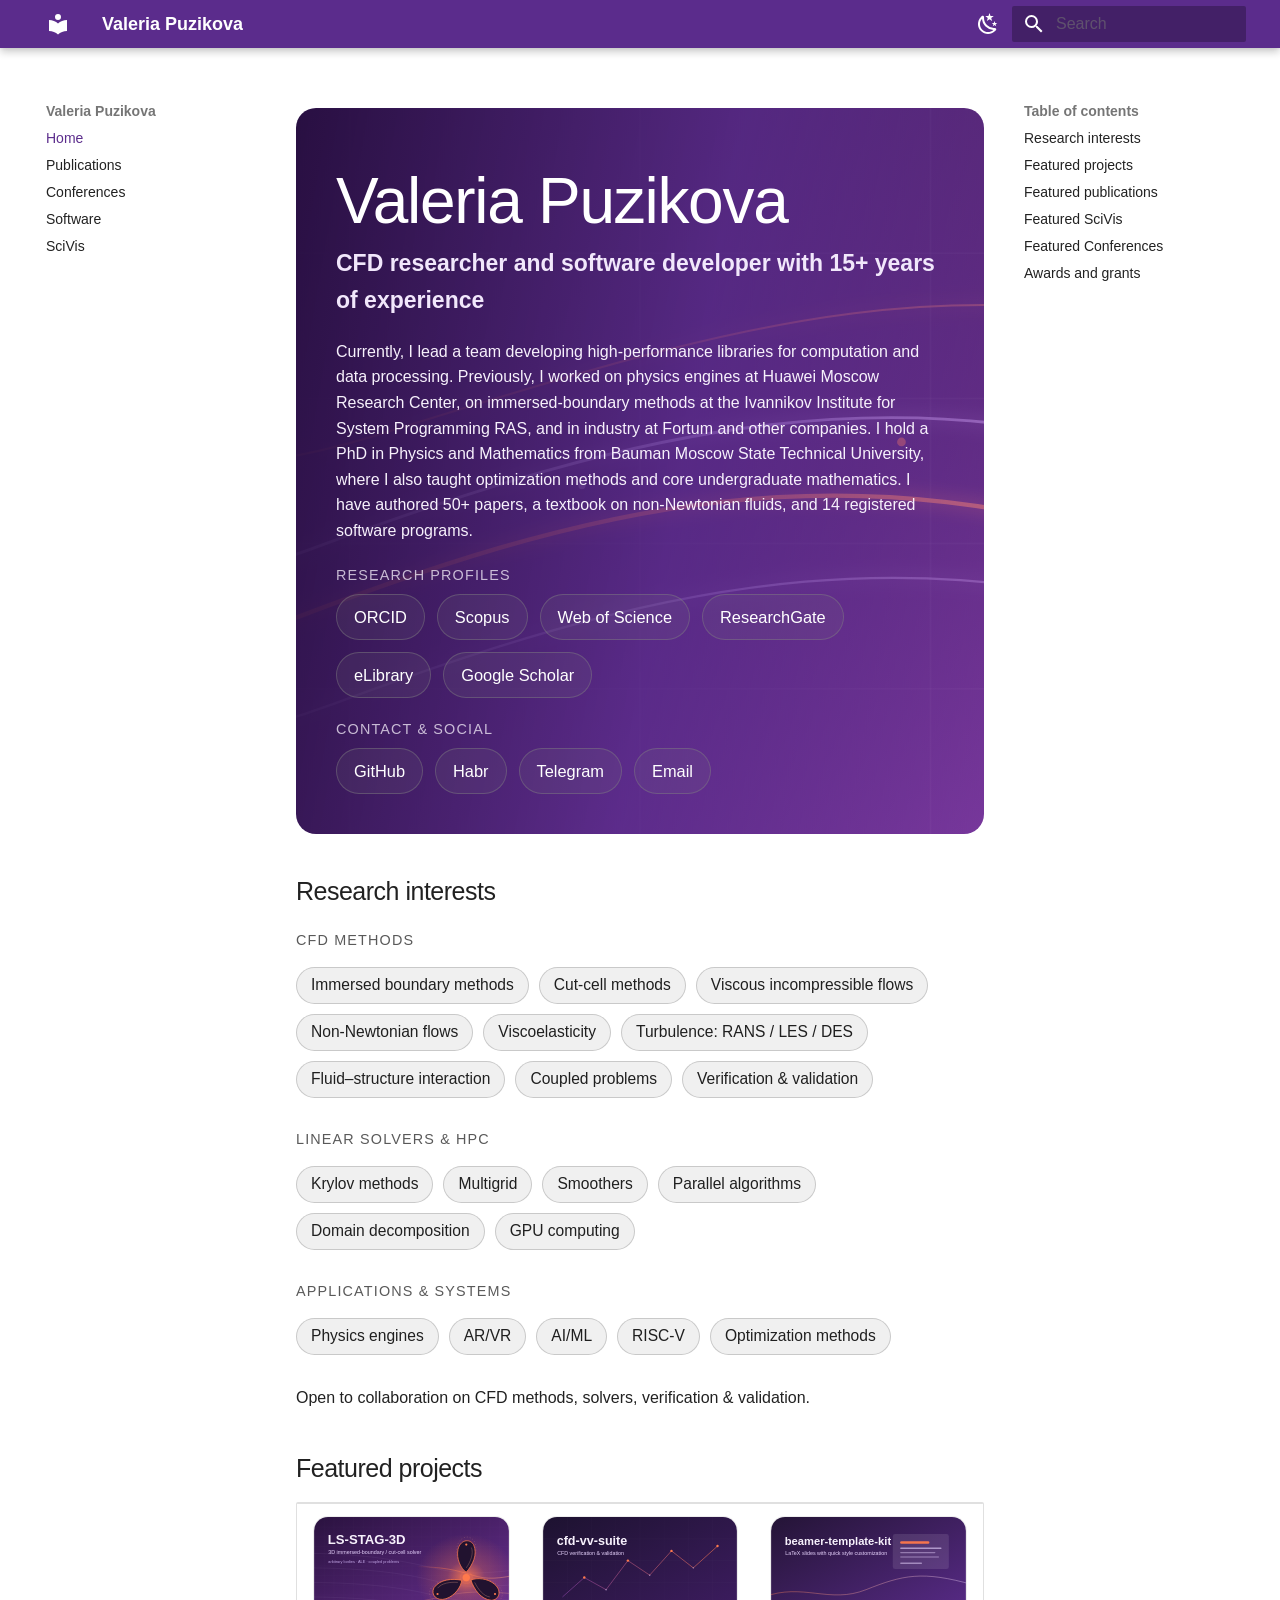
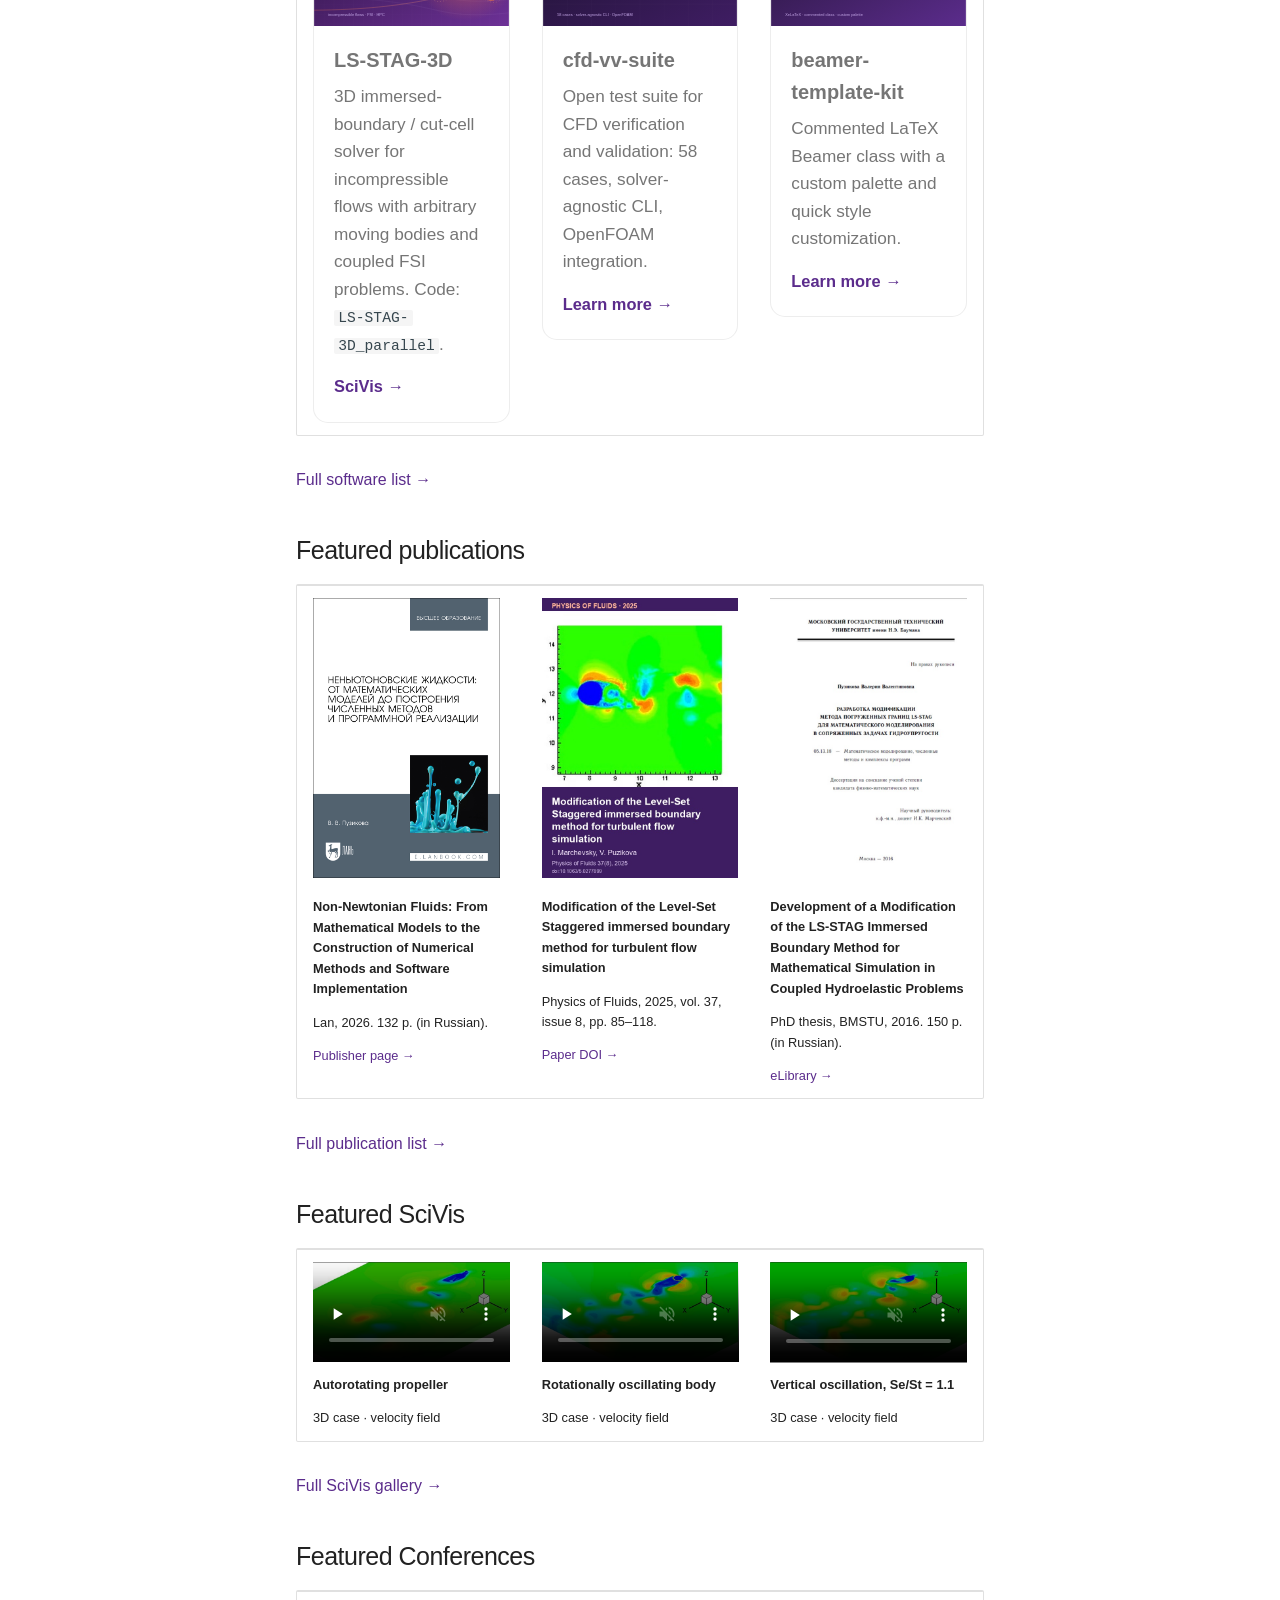
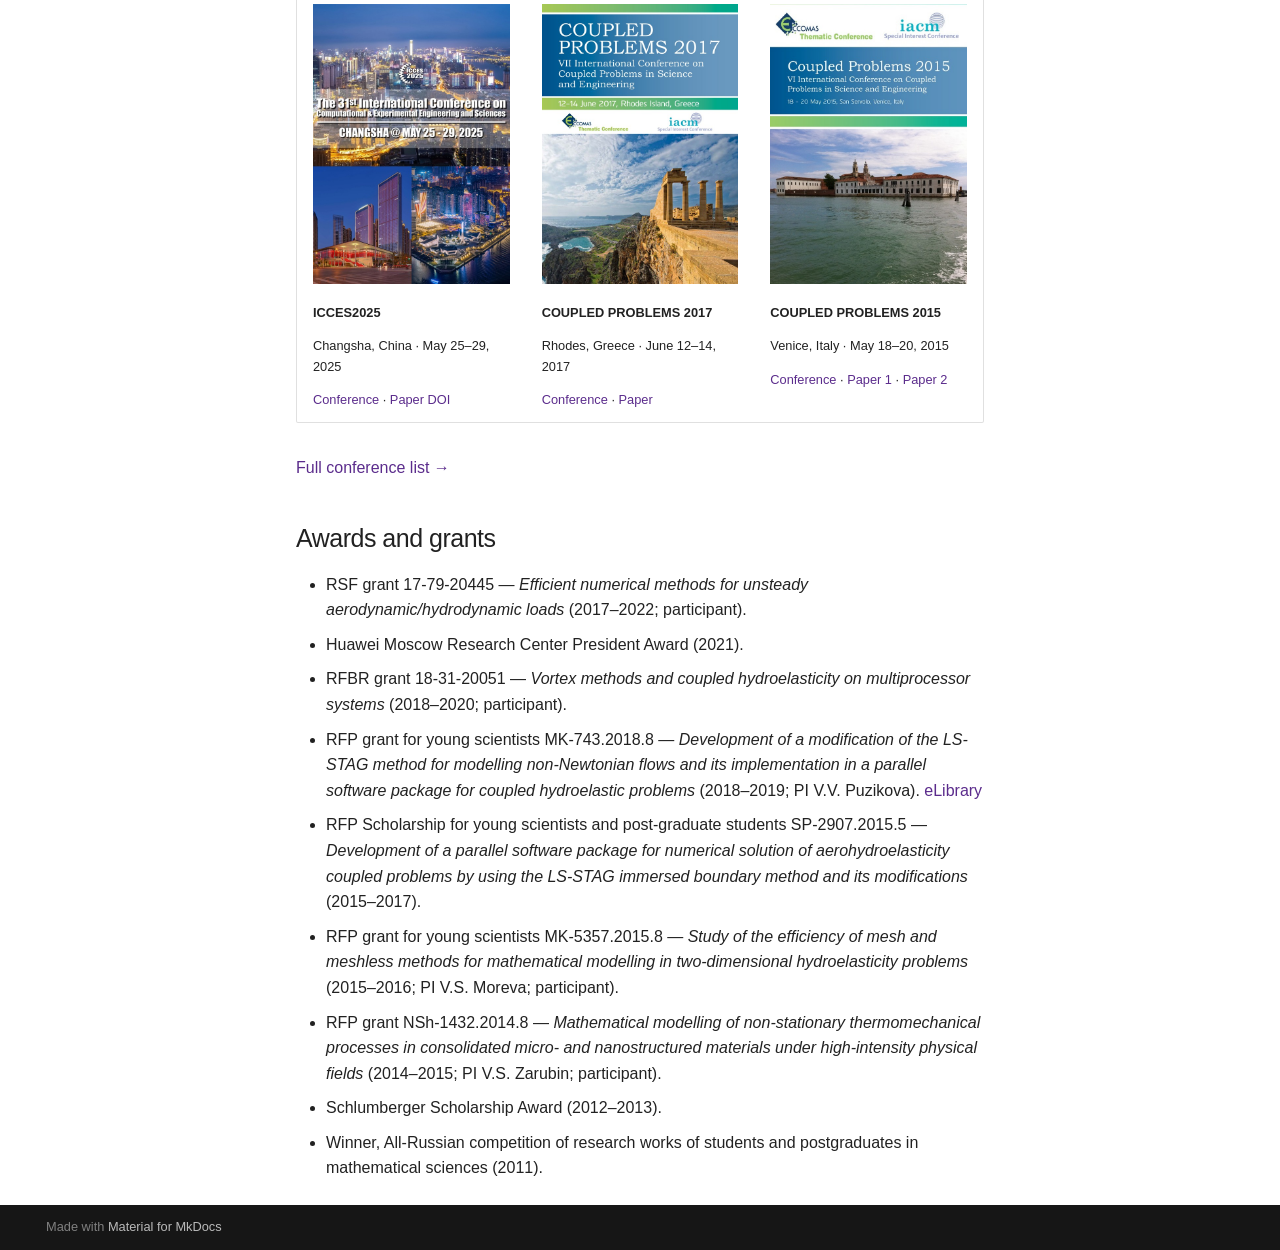
<file: index.html>
<!doctype html>
<html lang="en" class="no-js">
  <head>
    
      <meta charset="utf-8">
      <meta name="viewport" content="width=device-width,initial-scale=1">
      
        <meta name="description" content="CFD, immersed boundary methods, HPC, verification and validation">
      
      
      
        <link rel="canonical" href="https://vvp-cfd.github.io/">
      
      
      
        <link rel="next" href="publications/">
      
      
        
      
      
      <link rel="icon" href="assets/images/favicon.png">
      <meta name="generator" content="mkdocs-1.6.1, mkdocs-material-9.7.7">
    
    
      
        <title>Valeria Puzikova</title>
      
    
    
      <link rel="stylesheet" href="assets/stylesheets/main.ec1eaa64.min.css">
      
        
        <link rel="stylesheet" href="assets/stylesheets/palette.ab4e12ef.min.css">
      
      


    
    
      
    
    
      
    
    
      <link rel="stylesheet" href="assets/extra.css">
    
    <script>__md_scope=new URL(".",location),__md_hash=e=>[...e].reduce(((e,_)=>(e<<5)-e+_.charCodeAt(0)),0),__md_get=(e,_=localStorage,t=__md_scope)=>JSON.parse(_.getItem(t.pathname+"."+e)),__md_set=(e,_,t=localStorage,a=__md_scope)=>{try{t.setItem(a.pathname+"."+e,JSON.stringify(_))}catch(e){}}</script>
    
      

    
    
  </head>
  
  
    
    
      
    
    
    
    
    <body dir="ltr" data-md-color-scheme="default" data-md-color-primary="custom" data-md-color-accent="custom">
  
    
    <input class="md-toggle" data-md-toggle="drawer" type="checkbox" id="__drawer" autocomplete="off">
    <input class="md-toggle" data-md-toggle="search" type="checkbox" id="__search" autocomplete="off">
    <label class="md-overlay" for="__drawer"></label>
    <div data-md-component="skip">
      
        
        <a href="#valeria-puzikova" class="md-skip">
          Skip to content
        </a>
      
    </div>
    <div data-md-component="announce">
      
    </div>
    
    
      

  

<header class="md-header md-header--shadow" data-md-component="header">
  <nav class="md-header__inner md-grid" aria-label="Header">
    <a href="." title="Valeria Puzikova" class="md-header__button md-logo" aria-label="Valeria Puzikova" data-md-component="logo">
      
  
  <svg xmlns="http://www.w3.org/2000/svg" viewBox="0 0 24 24"><path d="M12 8a3 3 0 0 0 3-3 3 3 0 0 0-3-3 3 3 0 0 0-3 3 3 3 0 0 0 3 3m0 3.54C9.64 9.35 6.5 8 3 8v11c3.5 0 6.64 1.35 9 3.54 2.36-2.19 5.5-3.54 9-3.54V8c-3.5 0-6.64 1.35-9 3.54"/></svg>

    </a>
    <label class="md-header__button md-icon" for="__drawer">
      
      <svg xmlns="http://www.w3.org/2000/svg" viewBox="0 0 24 24"><path d="M3 6h18v2H3zm0 5h18v2H3zm0 5h18v2H3z"/></svg>
    </label>
    <div class="md-header__title" data-md-component="header-title">
      <div class="md-header__ellipsis">
        <div class="md-header__topic">
          <span class="md-ellipsis">
            Valeria Puzikova
          </span>
        </div>
        <div class="md-header__topic" data-md-component="header-topic">
          <span class="md-ellipsis">
            
              Home
            
          </span>
        </div>
      </div>
    </div>
    
      
        <form class="md-header__option" data-md-component="palette">
  
    
    
    
    <input class="md-option" data-md-color-media="" data-md-color-scheme="default" data-md-color-primary="custom" data-md-color-accent="custom"  aria-label="Switch to dark mode"  type="radio" name="__palette" id="__palette_0">
    
      <label class="md-header__button md-icon" title="Switch to dark mode" for="__palette_1" hidden>
        <svg xmlns="http://www.w3.org/2000/svg" viewBox="0 0 24 24"><path d="m17.75 4.09-2.53 1.94.91 3.06-2.63-1.81-2.63 1.81.91-3.06-2.53-1.94L12.44 4l1.06-3 1.06 3zm3.5 6.91-1.64 1.25.59 1.98-1.7-1.17-1.7 1.17.59-1.98L15.75 11l2.06-.05L18.5 9l.69 1.95zm-2.28 4.95c.83-.08 1.72 1.1 1.19 1.85-.32.45-.66.87-1.08 1.27C15.17 23 8.84 23 4.94 19.07c-3.91-3.9-3.91-10.24 0-14.14.4-.4.82-.76 1.27-1.08.75-.53 1.93.36 1.85 1.19-.27 2.86.69 5.83 2.89 8.02a9.96 9.96 0 0 0 8.02 2.89m-1.64 2.02a12.08 12.08 0 0 1-7.8-3.47c-2.17-2.19-3.33-5-3.49-7.82-2.81 3.14-2.7 7.96.31 10.98 3.02 3.01 7.84 3.12 10.98.31"/></svg>
      </label>
    
  
    
    
    
    <input class="md-option" data-md-color-media="" data-md-color-scheme="slate" data-md-color-primary="custom" data-md-color-accent="custom"  aria-label="Switch to light mode"  type="radio" name="__palette" id="__palette_1">
    
      <label class="md-header__button md-icon" title="Switch to light mode" for="__palette_0" hidden>
        <svg xmlns="http://www.w3.org/2000/svg" viewBox="0 0 24 24"><path d="M12 7a5 5 0 0 1 5 5 5 5 0 0 1-5 5 5 5 0 0 1-5-5 5 5 0 0 1 5-5m0 2a3 3 0 0 0-3 3 3 3 0 0 0 3 3 3 3 0 0 0 3-3 3 3 0 0 0-3-3m0-7 2.39 3.42C13.65 5.15 12.84 5 12 5s-1.65.15-2.39.42zM3.34 7l4.16-.35A7.2 7.2 0 0 0 5.94 8.5c-.44.74-.69 1.5-.83 2.29zm.02 10 1.76-3.77a7.131 7.131 0 0 0 2.38 4.14zM20.65 7l-1.77 3.79a7.02 7.02 0 0 0-2.38-4.15zm-.01 10-4.14.36c.59-.51 1.12-1.14 1.54-1.86.42-.73.69-1.5.83-2.29zM12 22l-2.41-3.44c.74.27 1.55.44 2.41.44.82 0 1.63-.17 2.37-.44z"/></svg>
      </label>
    
  
</form>
      
    
    
      <script>var palette=__md_get("__palette");if(palette&&palette.color){if("(prefers-color-scheme)"===palette.color.media){var media=matchMedia("(prefers-color-scheme: light)"),input=document.querySelector(media.matches?"[data-md-color-media='(prefers-color-scheme: light)']":"[data-md-color-media='(prefers-color-scheme: dark)']");palette.color.media=input.getAttribute("data-md-color-media"),palette.color.scheme=input.getAttribute("data-md-color-scheme"),palette.color.primary=input.getAttribute("data-md-color-primary"),palette.color.accent=input.getAttribute("data-md-color-accent")}for(var[key,value]of Object.entries(palette.color))document.body.setAttribute("data-md-color-"+key,value)}</script>
    
    
    
      
      
        <label class="md-header__button md-icon" for="__search">
          
          <svg xmlns="http://www.w3.org/2000/svg" viewBox="0 0 24 24"><path d="M9.5 3A6.5 6.5 0 0 1 16 9.5c0 1.61-.59 3.09-1.56 4.23l.27.27h.79l5 5-1.5 1.5-5-5v-.79l-.27-.27A6.52 6.52 0 0 1 9.5 16 6.5 6.5 0 0 1 3 9.5 6.5 6.5 0 0 1 9.5 3m0 2C7 5 5 7 5 9.5S7 14 9.5 14 14 12 14 9.5 12 5 9.5 5"/></svg>
        </label>
        <div class="md-search" data-md-component="search" role="dialog">
  <label class="md-search__overlay" for="__search"></label>
  <div class="md-search__inner" role="search">
    <form class="md-search__form" name="search">
      <input type="text" class="md-search__input" name="query" aria-label="Search" placeholder="Search" autocapitalize="off" autocorrect="off" autocomplete="off" spellcheck="false" data-md-component="search-query" required>
      <label class="md-search__icon md-icon" for="__search">
        
        <svg xmlns="http://www.w3.org/2000/svg" viewBox="0 0 24 24"><path d="M9.5 3A6.5 6.5 0 0 1 16 9.5c0 1.61-.59 3.09-1.56 4.23l.27.27h.79l5 5-1.5 1.5-5-5v-.79l-.27-.27A6.52 6.52 0 0 1 9.5 16 6.5 6.5 0 0 1 3 9.5 6.5 6.5 0 0 1 9.5 3m0 2C7 5 5 7 5 9.5S7 14 9.5 14 14 12 14 9.5 12 5 9.5 5"/></svg>
        
        <svg xmlns="http://www.w3.org/2000/svg" viewBox="0 0 24 24"><path d="M20 11v2H8l5.5 5.5-1.42 1.42L4.16 12l7.92-7.92L13.5 5.5 8 11z"/></svg>
      </label>
      <nav class="md-search__options" aria-label="Search">
        
        <button type="reset" class="md-search__icon md-icon" title="Clear" aria-label="Clear" tabindex="-1">
          
          <svg xmlns="http://www.w3.org/2000/svg" viewBox="0 0 24 24"><path d="M19 6.41 17.59 5 12 10.59 6.41 5 5 6.41 10.59 12 5 17.59 6.41 19 12 13.41 17.59 19 19 17.59 13.41 12z"/></svg>
        </button>
      </nav>
      
        <div class="md-search__suggest" data-md-component="search-suggest"></div>
      
    </form>
    <div class="md-search__output">
      <div class="md-search__scrollwrap" tabindex="0" data-md-scrollfix>
        <div class="md-search-result" data-md-component="search-result">
          <div class="md-search-result__meta">
            Initializing search
          </div>
          <ol class="md-search-result__list" role="presentation"></ol>
        </div>
      </div>
    </div>
  </div>
</div>
      
    
    
  </nav>
  
</header>
    
    <div class="md-container" data-md-component="container">
      
      
        
          
        
      
      <main class="md-main" data-md-component="main">
        <div class="md-main__inner md-grid">
          
            
              
              <div class="md-sidebar md-sidebar--primary" data-md-component="sidebar" data-md-type="navigation" >
                <div class="md-sidebar__scrollwrap">
                  <div class="md-sidebar__inner">
                    



<nav class="md-nav md-nav--primary" aria-label="Navigation" data-md-level="0">
  <label class="md-nav__title" for="__drawer">
    <a href="." title="Valeria Puzikova" class="md-nav__button md-logo" aria-label="Valeria Puzikova" data-md-component="logo">
      
  
  <svg xmlns="http://www.w3.org/2000/svg" viewBox="0 0 24 24"><path d="M12 8a3 3 0 0 0 3-3 3 3 0 0 0-3-3 3 3 0 0 0-3 3 3 3 0 0 0 3 3m0 3.54C9.64 9.35 6.5 8 3 8v11c3.5 0 6.64 1.35 9 3.54 2.36-2.19 5.5-3.54 9-3.54V8c-3.5 0-6.64 1.35-9 3.54"/></svg>

    </a>
    Valeria Puzikova
  </label>
  
  <ul class="md-nav__list" data-md-scrollfix>
    
      
      
  
  
    
  
  
  
    <li class="md-nav__item md-nav__item--active">
      
      <input class="md-nav__toggle md-toggle" type="checkbox" id="__toc">
      
      
        
      
      
        <label class="md-nav__link md-nav__link--active" for="__toc">
          
  
  
  <span class="md-ellipsis">
    
  
    Home
  

    
  </span>
  
  

          <span class="md-nav__icon md-icon"></span>
        </label>
      
      <a href="." class="md-nav__link md-nav__link--active">
        
  
  
  <span class="md-ellipsis">
    
  
    Home
  

    
  </span>
  
  

      </a>
      
        

<nav class="md-nav md-nav--secondary" aria-label="Table of contents">
  
  
  
    
  
  
    <label class="md-nav__title" for="__toc">
      <span class="md-nav__icon md-icon"></span>
      Table of contents
    </label>
    <ul class="md-nav__list" data-md-component="toc" data-md-scrollfix>
      
        <li class="md-nav__item">
  <a href="#research-interests" class="md-nav__link">
    <span class="md-ellipsis">
      
        Research interests
      
    </span>
  </a>
  
</li>
      
        <li class="md-nav__item">
  <a href="#featured-projects" class="md-nav__link">
    <span class="md-ellipsis">
      
        Featured projects
      
    </span>
  </a>
  
</li>
      
        <li class="md-nav__item">
  <a href="#featured-publications" class="md-nav__link">
    <span class="md-ellipsis">
      
        Featured publications
      
    </span>
  </a>
  
</li>
      
        <li class="md-nav__item">
  <a href="#featured-scivis" class="md-nav__link">
    <span class="md-ellipsis">
      
        Featured SciVis
      
    </span>
  </a>
  
</li>
      
        <li class="md-nav__item">
  <a href="#featured-conferences" class="md-nav__link">
    <span class="md-ellipsis">
      
        Featured Conferences
      
    </span>
  </a>
  
</li>
      
        <li class="md-nav__item">
  <a href="#awards-and-grants" class="md-nav__link">
    <span class="md-ellipsis">
      
        Awards and grants
      
    </span>
  </a>
  
</li>
      
    </ul>
  
</nav>
      
    </li>
  

    
      
      
  
  
  
  
    <li class="md-nav__item">
      <a href="publications/" class="md-nav__link">
        
  
  
  <span class="md-ellipsis">
    
  
    Publications
  

    
  </span>
  
  

      </a>
    </li>
  

    
      
      
  
  
  
  
    <li class="md-nav__item">
      <a href="conferences/" class="md-nav__link">
        
  
  
  <span class="md-ellipsis">
    
  
    Conferences
  

    
  </span>
  
  

      </a>
    </li>
  

    
      
      
  
  
  
  
    <li class="md-nav__item">
      <a href="software/" class="md-nav__link">
        
  
  
  <span class="md-ellipsis">
    
  
    Software
  

    
  </span>
  
  

      </a>
    </li>
  

    
      
      
  
  
  
  
    <li class="md-nav__item">
      <a href="scivis/" class="md-nav__link">
        
  
  
  <span class="md-ellipsis">
    
  
    SciVis
  

    
  </span>
  
  

      </a>
    </li>
  

    
  </ul>
</nav>
                  </div>
                </div>
              </div>
            
            
              
              <div class="md-sidebar md-sidebar--secondary" data-md-component="sidebar" data-md-type="toc" >
                <div class="md-sidebar__scrollwrap">
                  <div class="md-sidebar__inner">
                    

<nav class="md-nav md-nav--secondary" aria-label="Table of contents">
  
  
  
    
  
  
    <label class="md-nav__title" for="__toc">
      <span class="md-nav__icon md-icon"></span>
      Table of contents
    </label>
    <ul class="md-nav__list" data-md-component="toc" data-md-scrollfix>
      
        <li class="md-nav__item">
  <a href="#research-interests" class="md-nav__link">
    <span class="md-ellipsis">
      
        Research interests
      
    </span>
  </a>
  
</li>
      
        <li class="md-nav__item">
  <a href="#featured-projects" class="md-nav__link">
    <span class="md-ellipsis">
      
        Featured projects
      
    </span>
  </a>
  
</li>
      
        <li class="md-nav__item">
  <a href="#featured-publications" class="md-nav__link">
    <span class="md-ellipsis">
      
        Featured publications
      
    </span>
  </a>
  
</li>
      
        <li class="md-nav__item">
  <a href="#featured-scivis" class="md-nav__link">
    <span class="md-ellipsis">
      
        Featured SciVis
      
    </span>
  </a>
  
</li>
      
        <li class="md-nav__item">
  <a href="#featured-conferences" class="md-nav__link">
    <span class="md-ellipsis">
      
        Featured Conferences
      
    </span>
  </a>
  
</li>
      
        <li class="md-nav__item">
  <a href="#awards-and-grants" class="md-nav__link">
    <span class="md-ellipsis">
      
        Awards and grants
      
    </span>
  </a>
  
</li>
      
    </ul>
  
</nav>
                  </div>
                </div>
              </div>
            
          
          
            <div class="md-content" data-md-component="content">
              
              <article class="md-content__inner md-typeset">
                
                  



<div class="hero">
<h1 id="valeria-puzikova">Valeria Puzikova</h1>
<p class="tagline">CFD researcher and software developer with 15+ years of experience</p>
<p>Currently, I lead a team developing high-performance libraries for computation and data processing. Previously, I worked on physics engines at Huawei Moscow Research Center, on immersed-boundary methods at the Ivannikov Institute for System Programming RAS, and in industry at Fortum and other companies. I hold a PhD in Physics and Mathematics from Bauman Moscow State Technical University, where I also taught optimization methods and core undergraduate mathematics. I have authored 50+ papers, a textbook on non-Newtonian fluids, and 14 registered software programs.</p>
<p style="margin:1rem 0 0.35rem;font-size:0.72rem;letter-spacing:0.08em;text-transform:uppercase;opacity:0.75;">Research profiles</p>
<div class="hero-links" style="display:flex;flex-wrap:wrap;gap:0.6rem;margin-top:0.35rem;">
<a href="https://orcid.org/0000-0003-0712-4519" style="display:inline-block;padding:0.45rem 0.85rem;border:1px solid rgba(128,128,128,0.45);border-radius:999px;color:inherit;font-size:0.82rem;text-decoration:none;background:rgba(128,128,128,0.12);">ORCID</a>
<a href="https://www.scopus.com/authid/detail.uri?authorId=56535425000" style="display:inline-block;padding:0.45rem 0.85rem;border:1px solid rgba(128,128,128,0.45);border-radius:999px;color:inherit;font-size:0.82rem;text-decoration:none;background:rgba(128,128,128,0.12);">Scopus</a>
<a href="https://www.webofscience.com/wos/author/record/E-4893-2017" style="display:inline-block;padding:0.45rem 0.85rem;border:1px solid rgba(128,128,128,0.45);border-radius:999px;color:inherit;font-size:0.82rem;text-decoration:none;background:rgba(128,128,128,0.12);">Web of Science</a>
<a href="https://www.researchgate.net/profile/Valeria-Puzikova?ev=hdr_xprf" style="display:inline-block;padding:0.45rem 0.85rem;border:1px solid rgba(128,128,128,0.45);border-radius:999px;color:inherit;font-size:0.82rem;text-decoration:none;background:rgba(128,128,128,0.12);">ResearchGate</a>
<a href="https://www.elibrary.ru/author_items.asp?authorid=772184" style="display:inline-block;padding:0.45rem 0.85rem;border:1px solid rgba(128,128,128,0.45);border-radius:999px;color:inherit;font-size:0.82rem;text-decoration:none;background:rgba(128,128,128,0.12);">eLibrary</a>
<a href="https://scholar.google.ru/citations?hl=ru&user=08jl5ScAAAAJ" style="display:inline-block;padding:0.45rem 0.85rem;border:1px solid rgba(128,128,128,0.45);border-radius:999px;color:inherit;font-size:0.82rem;text-decoration:none;background:rgba(128,128,128,0.12);">Google Scholar</a>
</div>
<p style="margin:1rem 0 0.35rem;font-size:0.72rem;letter-spacing:0.08em;text-transform:uppercase;opacity:0.75;">Contact &amp; social</p>
<div class="hero-links" style="display:flex;flex-wrap:wrap;gap:0.6rem;margin-top:0.35rem;">
<a href="https://github.com/vvp-cfd" style="display:inline-block;padding:0.45rem 0.85rem;border:1px solid rgba(128,128,128,0.45);border-radius:999px;color:inherit;font-size:0.82rem;text-decoration:none;background:rgba(128,128,128,0.12);">GitHub</a>
<a href="https://habr.com/ru/users/valeriaP/" style="display:inline-block;padding:0.45rem 0.85rem;border:1px solid rgba(128,128,128,0.45);border-radius:999px;color:inherit;font-size:0.82rem;text-decoration:none;background:rgba(128,128,128,0.12);">Habr</a>
<a href="https://t.me/turbulence7D" style="display:inline-block;padding:0.45rem 0.85rem;border:1px solid rgba(128,128,128,0.45);border-radius:999px;color:inherit;font-size:0.82rem;text-decoration:none;background:rgba(128,128,128,0.12);">Telegram</a>
<a href="mailto:valeria.puzikova@gmail.com" style="display:inline-block;padding:0.45rem 0.85rem;border:1px solid rgba(128,128,128,0.45);border-radius:999px;color:inherit;font-size:0.82rem;text-decoration:none;background:rgba(128,128,128,0.12);">Email</a>
</div>
</div>
<h2 id="research-interests">Research interests</h2>
<p style="margin:1rem 0 0.35rem;font-size:0.72rem;letter-spacing:0.08em;text-transform:uppercase;opacity:0.75;">CFD methods</p>
<div class="chips" style="display:flex;flex-wrap:wrap;gap:0.5rem;margin:0.75rem 0 1.5rem;">
<span class="chip" style="display:inline-block;padding:0.25rem 0.7rem;border:1px solid rgba(128,128,128,0.35);border-radius:999px;font-size:0.78rem;background:rgba(128,128,128,0.12);color:inherit;">Immersed boundary methods</span>
<span class="chip" style="display:inline-block;padding:0.25rem 0.7rem;border:1px solid rgba(128,128,128,0.35);border-radius:999px;font-size:0.78rem;background:rgba(128,128,128,0.12);color:inherit;">Cut-cell methods</span>
<span class="chip" style="display:inline-block;padding:0.25rem 0.7rem;border:1px solid rgba(128,128,128,0.35);border-radius:999px;font-size:0.78rem;background:rgba(128,128,128,0.12);color:inherit;">Viscous incompressible flows</span>
<span class="chip" style="display:inline-block;padding:0.25rem 0.7rem;border:1px solid rgba(128,128,128,0.35);border-radius:999px;font-size:0.78rem;background:rgba(128,128,128,0.12);color:inherit;">Non-Newtonian flows</span>
<span class="chip" style="display:inline-block;padding:0.25rem 0.7rem;border:1px solid rgba(128,128,128,0.35);border-radius:999px;font-size:0.78rem;background:rgba(128,128,128,0.12);color:inherit;">Viscoelasticity</span>
<span class="chip" style="display:inline-block;padding:0.25rem 0.7rem;border:1px solid rgba(128,128,128,0.35);border-radius:999px;font-size:0.78rem;background:rgba(128,128,128,0.12);color:inherit;">Turbulence: RANS / LES / DES</span>
<span class="chip" style="display:inline-block;padding:0.25rem 0.7rem;border:1px solid rgba(128,128,128,0.35);border-radius:999px;font-size:0.78rem;background:rgba(128,128,128,0.12);color:inherit;">Fluid–structure interaction</span>
<span class="chip" style="display:inline-block;padding:0.25rem 0.7rem;border:1px solid rgba(128,128,128,0.35);border-radius:999px;font-size:0.78rem;background:rgba(128,128,128,0.12);color:inherit;">Coupled problems</span>
<span class="chip" style="display:inline-block;padding:0.25rem 0.7rem;border:1px solid rgba(128,128,128,0.35);border-radius:999px;font-size:0.78rem;background:rgba(128,128,128,0.12);color:inherit;">Verification &amp; validation</span>
</div>

<p style="margin:1rem 0 0.35rem;font-size:0.72rem;letter-spacing:0.08em;text-transform:uppercase;opacity:0.75;">Linear solvers &amp; HPC</p>
<div class="chips" style="display:flex;flex-wrap:wrap;gap:0.5rem;margin:0.75rem 0 1.5rem;">
<span class="chip" style="display:inline-block;padding:0.25rem 0.7rem;border:1px solid rgba(128,128,128,0.35);border-radius:999px;font-size:0.78rem;background:rgba(128,128,128,0.12);color:inherit;">Krylov methods</span>
<span class="chip" style="display:inline-block;padding:0.25rem 0.7rem;border:1px solid rgba(128,128,128,0.35);border-radius:999px;font-size:0.78rem;background:rgba(128,128,128,0.12);color:inherit;">Multigrid</span>
<span class="chip" style="display:inline-block;padding:0.25rem 0.7rem;border:1px solid rgba(128,128,128,0.35);border-radius:999px;font-size:0.78rem;background:rgba(128,128,128,0.12);color:inherit;">Smoothers</span>
<span class="chip" style="display:inline-block;padding:0.25rem 0.7rem;border:1px solid rgba(128,128,128,0.35);border-radius:999px;font-size:0.78rem;background:rgba(128,128,128,0.12);color:inherit;">Parallel algorithms</span>
<span class="chip" style="display:inline-block;padding:0.25rem 0.7rem;border:1px solid rgba(128,128,128,0.35);border-radius:999px;font-size:0.78rem;background:rgba(128,128,128,0.12);color:inherit;">Domain decomposition</span>
<span class="chip" style="display:inline-block;padding:0.25rem 0.7rem;border:1px solid rgba(128,128,128,0.35);border-radius:999px;font-size:0.78rem;background:rgba(128,128,128,0.12);color:inherit;">GPU computing</span>
</div>

<p style="margin:1rem 0 0.35rem;font-size:0.72rem;letter-spacing:0.08em;text-transform:uppercase;opacity:0.75;">Applications &amp; systems
</p>
<div class="chips" style="display:flex;flex-wrap:wrap;gap:0.5rem;margin:0.75rem 0 1.5rem;">
<span class="chip" style="display:inline-block;padding:0.25rem 0.7rem;border:1px solid rgba(128,128,128,0.35);border-radius:999px;font-size:0.78rem;background:rgba(128,128,128,0.12);color:inherit;">Physics engines</span>
<span class="chip" style="display:inline-block;padding:0.25rem 0.7rem;border:1px solid rgba(128,128,128,0.35);border-radius:999px;font-size:0.78rem;background:rgba(128,128,128,0.12);color:inherit;">AR/VR</span>
<span class="chip" style="display:inline-block;padding:0.25rem 0.7rem;border:1px solid rgba(128,128,128,0.35);border-radius:999px;font-size:0.78rem;background:rgba(128,128,128,0.12);color:inherit;">AI/ML</span>
<span class="chip" style="display:inline-block;padding:0.25rem 0.7rem;border:1px solid rgba(128,128,128,0.35);border-radius:999px;font-size:0.78rem;background:rgba(128,128,128,0.12);color:inherit;">RISC-V</span>
<span class="chip" style="display:inline-block;padding:0.25rem 0.7rem;border:1px solid rgba(128,128,128,0.35);border-radius:999px;font-size:0.78rem;background:rgba(128,128,128,0.12);color:inherit;">Optimization methods</span>
</div>
<p>Open to collaboration on CFD methods, solvers, verification &amp; validation.</p>
<h2 id="featured-projects">Featured projects</h2>
<table>
<tr>
<td width="33%" valign="top">
<div class="card">
<a href="https://github.com/vvp-cfd/LS-STAG-3D_parallel"><img src="assets/lsstag3d-card.svg" alt="LS-STAG-3D — flow past an arbitrary rotor"></a>
<div class="card-body">
<p style="margin:0 0 0.35rem;font-size:1rem;"><strong>LS-STAG-3D</strong></p>
<p>3D immersed-boundary / cut-cell solver for incompressible flows with arbitrary moving bodies and coupled FSI problems. Code: <code>LS-STAG-3D_parallel</code>.</p>
<a href="scivis/">SciVis →</a>
</div>
</div>
</td>
<td width="33%" valign="top">
<div class="card">
<a href="https://github.com/vvp-cfd/cfd-vv-suite"><img src="assets/cfdvv-card.svg" alt="cfd-vv-suite"></a>
<div class="card-body">
<p style="margin:0 0 0.35rem;font-size:1rem;"><strong>cfd-vv-suite</strong></p>
<p>Open test suite for CFD verification and validation: 58 cases, solver-agnostic CLI, OpenFOAM integration.</p>
<a href="software/">Learn more →</a>
</div>
</div>
</td>
<td width="33%" valign="top">
<div class="card">
<a href="https://github.com/vvp-cfd/beamer-template-kit"><img src="assets/beamer-card.svg" alt="beamer-template-kit"></a>
<div class="card-body">
<p style="margin:0 0 0.35rem;font-size:1rem;"><strong>beamer-template-kit</strong></p>
<p>Commented LaTeX Beamer class with a custom palette and quick style customization.</p>
<a href="software/">Learn more →</a>
</div>
</div>
</td>
</tr>
</table>

<p><a href="software/">Full software list →</a></p>
<h2 id="featured-publications">Featured publications</h2>
<table>
<tr>
<td width="33%" valign="top">
<a href="https://lanbook.ru/catalog/matematika/nenyutonovskie-zhidkosti-ot-matematicheskikh-modeley-do-postroeniya-chislennykh-metodov-i-programmnoy-realizatsii/"><img src="assets/book-cover.jpg" alt="Book cover: Non-Newtonian Fluids" width="187" height="280"></a>
<p><strong>Non-Newtonian Fluids: From Mathematical Models to the Construction of Numerical Methods and Software Implementation</strong></p>
<p>Lan, 2026. 132 p. (in Russian).</p>
<p><a href="https://lanbook.ru/catalog/matematika/nenyutonovskie-zhidkosti-ot-matematicheskikh-modeley-do-postroeniya-chislennykh-metodov-i-programmnoy-realizatsii/">Publisher page →</a></p>
</td>
<td width="33%" valign="top">
<a href="https://doi.org/10.1063/5.0277899"><img src="assets/pof-cover.jpg" alt="Cover: Physics of Fluids 2025" width="197" height="280"></a>
<p><strong>Modification of the Level-Set Staggered immersed boundary method for turbulent flow simulation</strong></p>
<p>Physics of Fluids, 2025, vol. 37, issue 8, pp. 85–118.</p>
<p><a href="https://doi.org/10.1063/5.0277899">Paper DOI →</a></p>
</td>
<td width="33%" valign="top">
<a href="https://www.elibrary.ru/item.asp?id=28810902"><img src="assets/diss-cover.jpg" alt="Dissertation cover: LS-STAG immersed boundary method" width="197" height="280"></a>
<p><strong>Development of a Modification of the LS-STAG Immersed Boundary Method for Mathematical Simulation in Coupled Hydroelastic Problems</strong></p>
<p>PhD thesis, BMSTU, 2016. 150 p. (in Russian).</p>
<p><a href="https://www.elibrary.ru/item.asp?id=28810902">eLibrary →</a></p>
</td>
</tr>
</table>

<p><a href="publications/">Full publication list →</a></p>
<h2 id="featured-scivis">Featured SciVis</h2>
<table>
<tr>
<td width="33%" valign="top">
<video controls muted loop playsinline preload="none" poster="assets/scivis/propeller-3d-index.jpg" style="display:block;width:100%;aspect-ratio:638/326;object-fit:contain;background:#07130a;">
<source src="assets/scivis/propeller-3d-index.mp4" type="video/mp4">
Your browser does not support the video tag.
</video>
<p><strong>Autorotating propeller</strong></p>
<p>3D case · velocity field</p>
</td>
<td width="33%" valign="top">
<video controls muted loop playsinline preload="none" poster="assets/scivis/rot-osc-3d.jpg" style="display:block;width:100%;aspect-ratio:638/326;object-fit:contain;background:#07130a;">
<source src="assets/scivis/rot-osc-3d.mp4" type="video/mp4">
Your browser does not support the video tag.
</video>
<p><strong>Rotationally oscillating body</strong></p>
<p>3D case · velocity field</p>
</td>
<td width="33%" valign="top">
<video controls muted loop playsinline preload="none" poster="assets/scivis/ver-osc-1-1-3d.jpg" style="display:block;width:100%;aspect-ratio:638/326;object-fit:contain;background:#07130a;">
<source src="assets/scivis/ver-osc-1-1-3d.mp4" type="video/mp4">
Your browser does not support the video tag.
</video>
<p><strong>Vertical oscillation, Se/St = 1.1</strong></p>
<p>3D case · velocity field</p>
</td>
</tr>
</table>

<p><a href="scivis/">Full SciVis gallery →</a></p>
<h2 id="featured-conferences">Featured Conferences</h2>
<table>
<tr>
<td width="33%" valign="top">
<a href="https://2025.iccesconf.org/"><img src="assets/icces2025-cover.jpg" alt="ICCES 2025" width="220"></a>
<p><strong>ICCES2025</strong></p>
<p>Changsha, China · May 25–29, 2025</p>
<p><a href="https://2025.iccesconf.org/">Conference</a> ·
<a href="https://doi.org/10.1007/978-3-032-17313-3_80">Paper DOI</a></p>
</td>
<td width="33%" valign="top">
<a href="https://congress.cimne.com/coupled2017/"><img src="assets/coupled2017-cover.jpg" alt="Coupled Problems 2017" width="220"></a>
<p><strong>COUPLED PROBLEMS 2017</strong></p>
<p>Rhodes, Greece · June 12–14, 2017</p>
<p><a href="https://congress.cimne.com/coupled2017/">Conference</a> ·
<a href="https://upcommons.upc.edu/bitstreams/02631476-838d-4ca0-a8c7-fb167f6ece3a/download">Paper</a></p>
</td>
<td width="33%" valign="top">
<a href="https://congress.cimne.com/coupled2015/"><img src="assets/coupled2015-cover.jpg" alt="Coupled Problems 2015" width="220"></a>
<p><strong>COUPLED PROBLEMS 2015</strong></p>
<p>Venice, Italy · May 18–20, 2015</p>
<p><a href="https://congress.cimne.com/coupled2015/">Conference</a> ·
<a href="https://upcommons.upc.edu/bitstreams/add7aa83-e094-4962-8ad3-fe5a0742d3af/download">Paper 1</a> ·
<a href="https://upcommons.upc.edu/bitstreams/e483f7df-1ebc-46f1-a7b0-f172f6ddf0b0/download">Paper 2</a></p>
</td>
</tr>
</table>

<p><a href="conferences/">Full conference list →</a></p>
<h2 id="awards-and-grants">Awards and grants</h2>
<ul>
<li>RSF grant 17-79-20445 — <em>Efficient numerical methods for unsteady
  aerodynamic/hydrodynamic loads</em> (2017–2022; participant).</li>
<li>Huawei Moscow Research Center President Award (2021).</li>
<li>RFBR grant 18-31-20051 — <em>Vortex methods and coupled hydroelasticity on
  multiprocessor systems</em> (2018–2020; participant).</li>
<li>RFP grant for young scientists MK-743.2018.8 — <em>Development of a modification of the LS-STAG method for
  modelling non-Newtonian flows and its implementation in a parallel software
  package for coupled hydroelastic problems</em> (2018–2019; PI V.V. Puzikova). 
  <a href="https://www.elibrary.ru/item.asp?id=53998811">eLibrary</a></li>
<li>RFP Scholarship for young scientists and
  post-graduate students SP-2907.2015.5 — <em>Development of a parallel software
  package for numerical solution of aerohydroelasticity coupled problems by
  using the LS-STAG immersed boundary method and its modifications</em>
  (2015–2017).</li>
<li>RFP grant for young scientists
  MK-5357.2015.8 — <em>Study of the efficiency of mesh and meshless methods for
  mathematical modelling in two-dimensional hydroelasticity problems</em>
  (2015–2016; PI V.S. Moreva; participant).</li>
<li>RFP grant NSh-1432.2014.8 —
  <em>Mathematical modelling of non-stationary thermomechanical processes in
  consolidated micro- and nanostructured materials under high-intensity
  physical fields</em> (2014–2015; PI V.S. Zarubin; participant).</li>
<li>Schlumberger Scholarship Award (2012–2013).</li>
<li>Winner, All-Russian competition of research works of students and
  postgraduates in mathematical sciences (2011).</li>
</ul>












                
              </article>
            </div>
          
          
<script>var target=document.getElementById(location.hash.slice(1));target&&target.name&&(target.checked=target.name.startsWith("__tabbed_"))</script>
        </div>
        
          <button type="button" class="md-top md-icon" data-md-component="top" hidden>
  
  <svg xmlns="http://www.w3.org/2000/svg" viewBox="0 0 24 24"><path d="M13 20h-2V8l-5.5 5.5-1.42-1.42L12 4.16l7.92 7.92-1.42 1.42L13 8z"/></svg>
  Back to top
</button>
        
      </main>
      
        <footer class="md-footer">
  
  <div class="md-footer-meta md-typeset">
    <div class="md-footer-meta__inner md-grid">
      <div class="md-copyright">
  
  
    Made with
    <a href="https://squidfunk.github.io/mkdocs-material/" target="_blank" rel="noopener">
      Material for MkDocs
    </a>
  
</div>
      
    </div>
  </div>
</footer>
      
    </div>
    <div class="md-dialog" data-md-component="dialog">
      <div class="md-dialog__inner md-typeset"></div>
    </div>
    
    
    
      
      
      <script id="__config" type="application/json">{"annotate": null, "base": ".", "features": ["navigation.sections", "navigation.top", "search.suggest", "search.highlight", "content.code.copy"], "search": "assets/javascripts/workers/search.2c215733.min.js", "tags": null, "translations": {"clipboard.copied": "Copied to clipboard", "clipboard.copy": "Copy to clipboard", "search.result.more.one": "1 more on this page", "search.result.more.other": "# more on this page", "search.result.none": "No matching documents", "search.result.one": "1 matching document", "search.result.other": "# matching documents", "search.result.placeholder": "Type to start searching", "search.result.term.missing": "Missing", "select.version": "Select version"}, "version": null}</script>
    
    
      <script src="assets/javascripts/bundle.d7400e89.min.js"></script>
      
    
  </body>
</html>
</file>
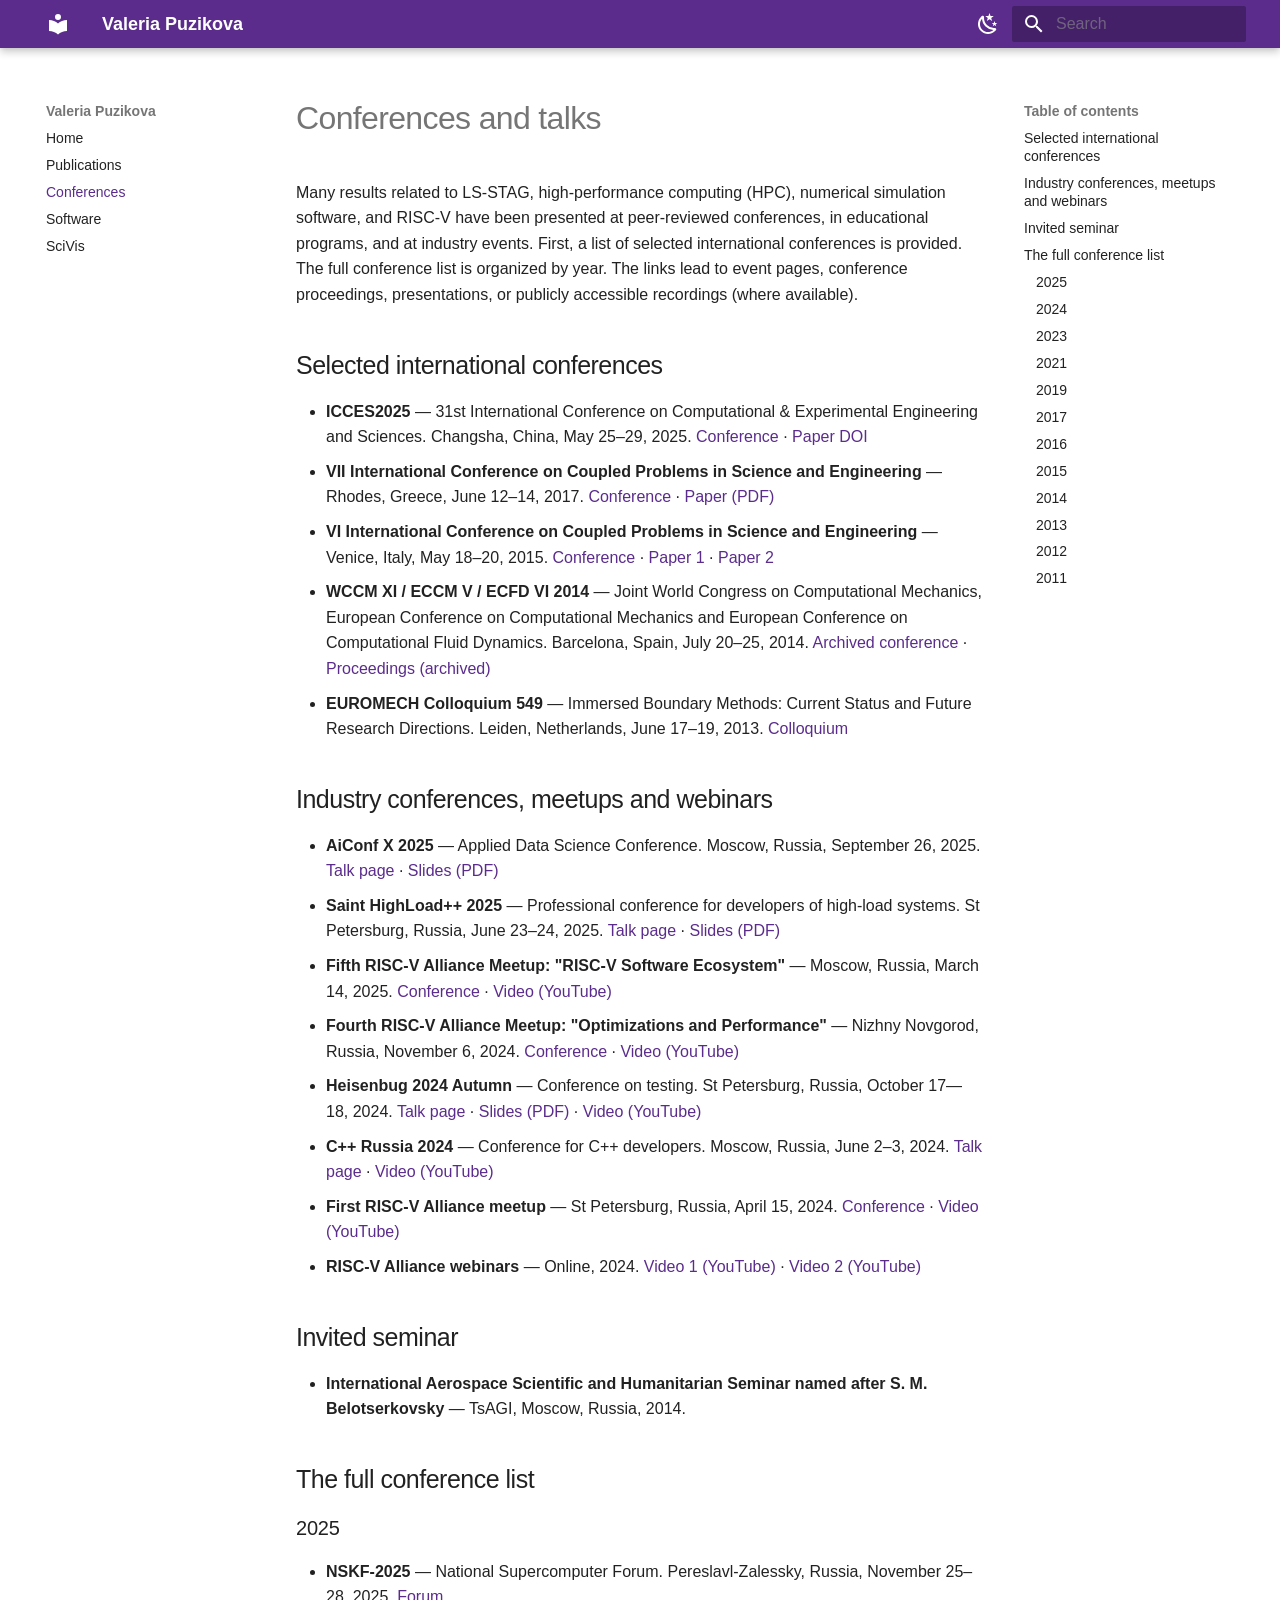
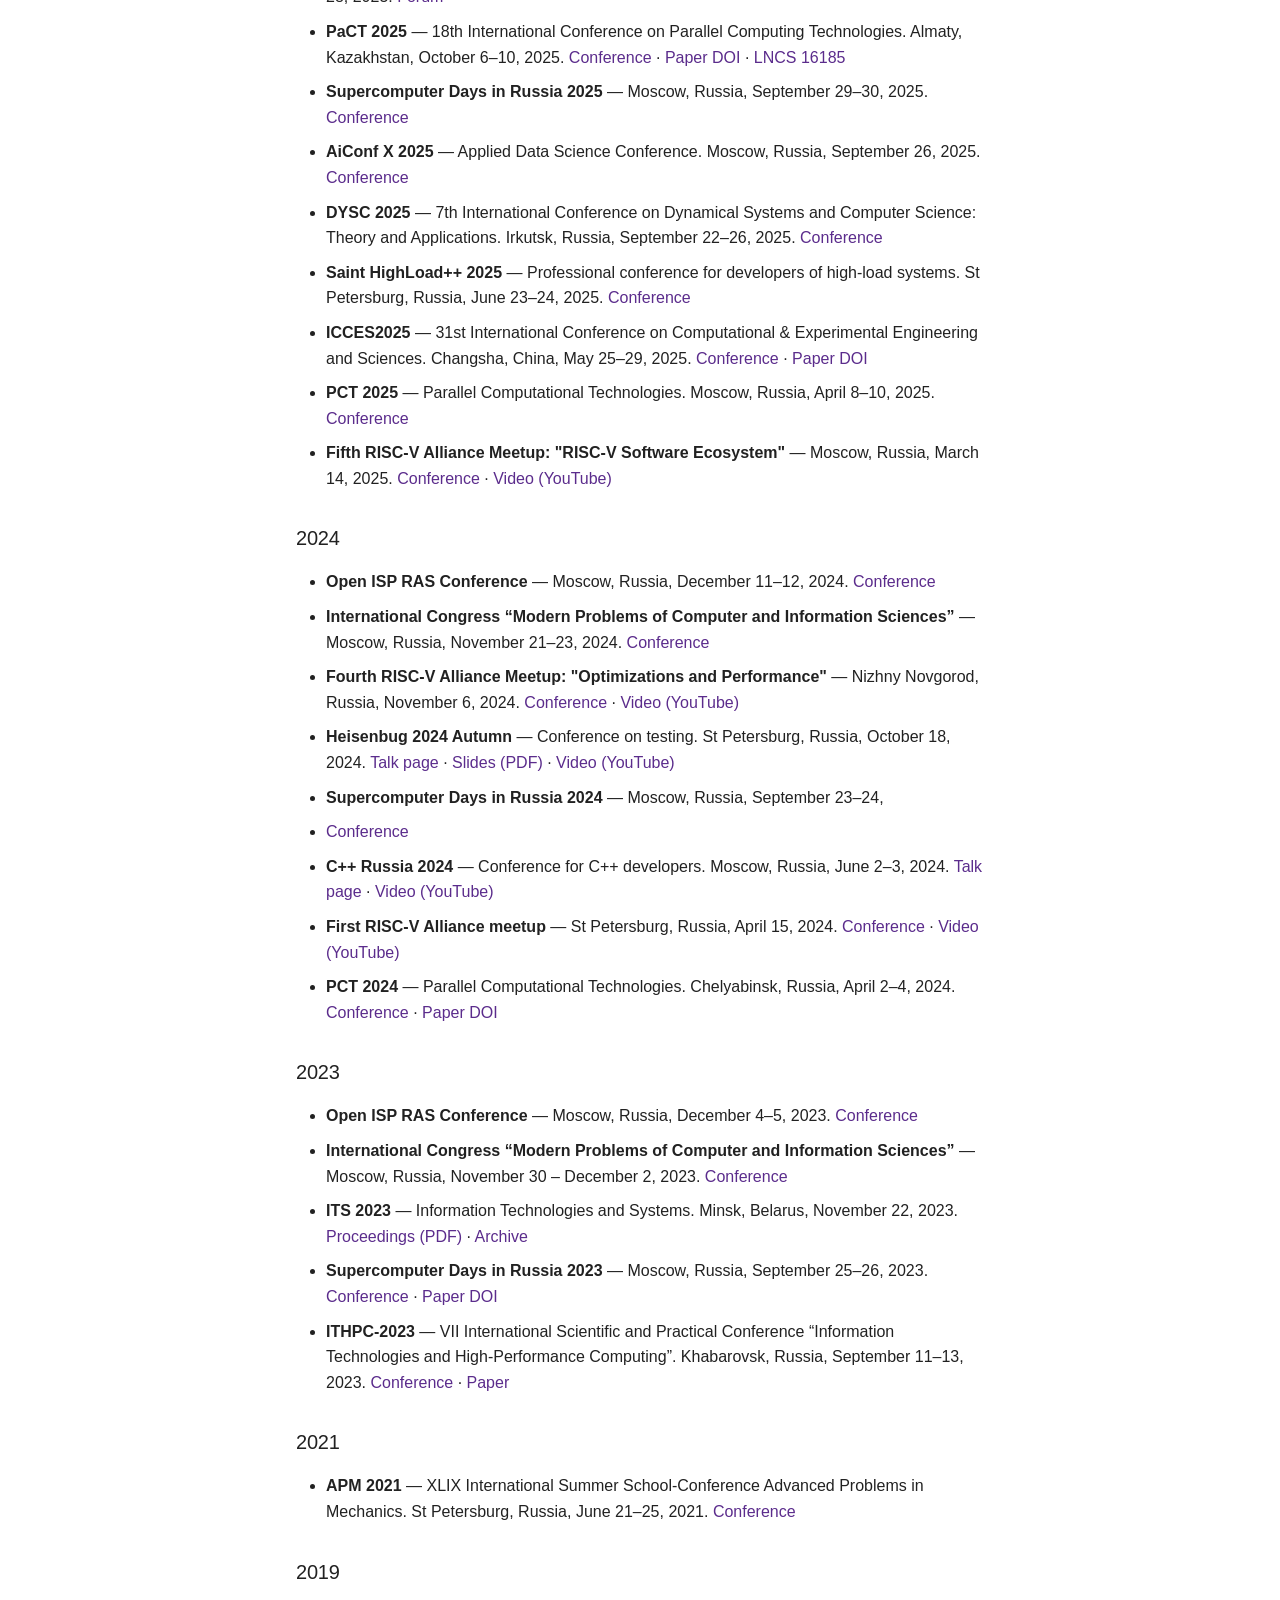
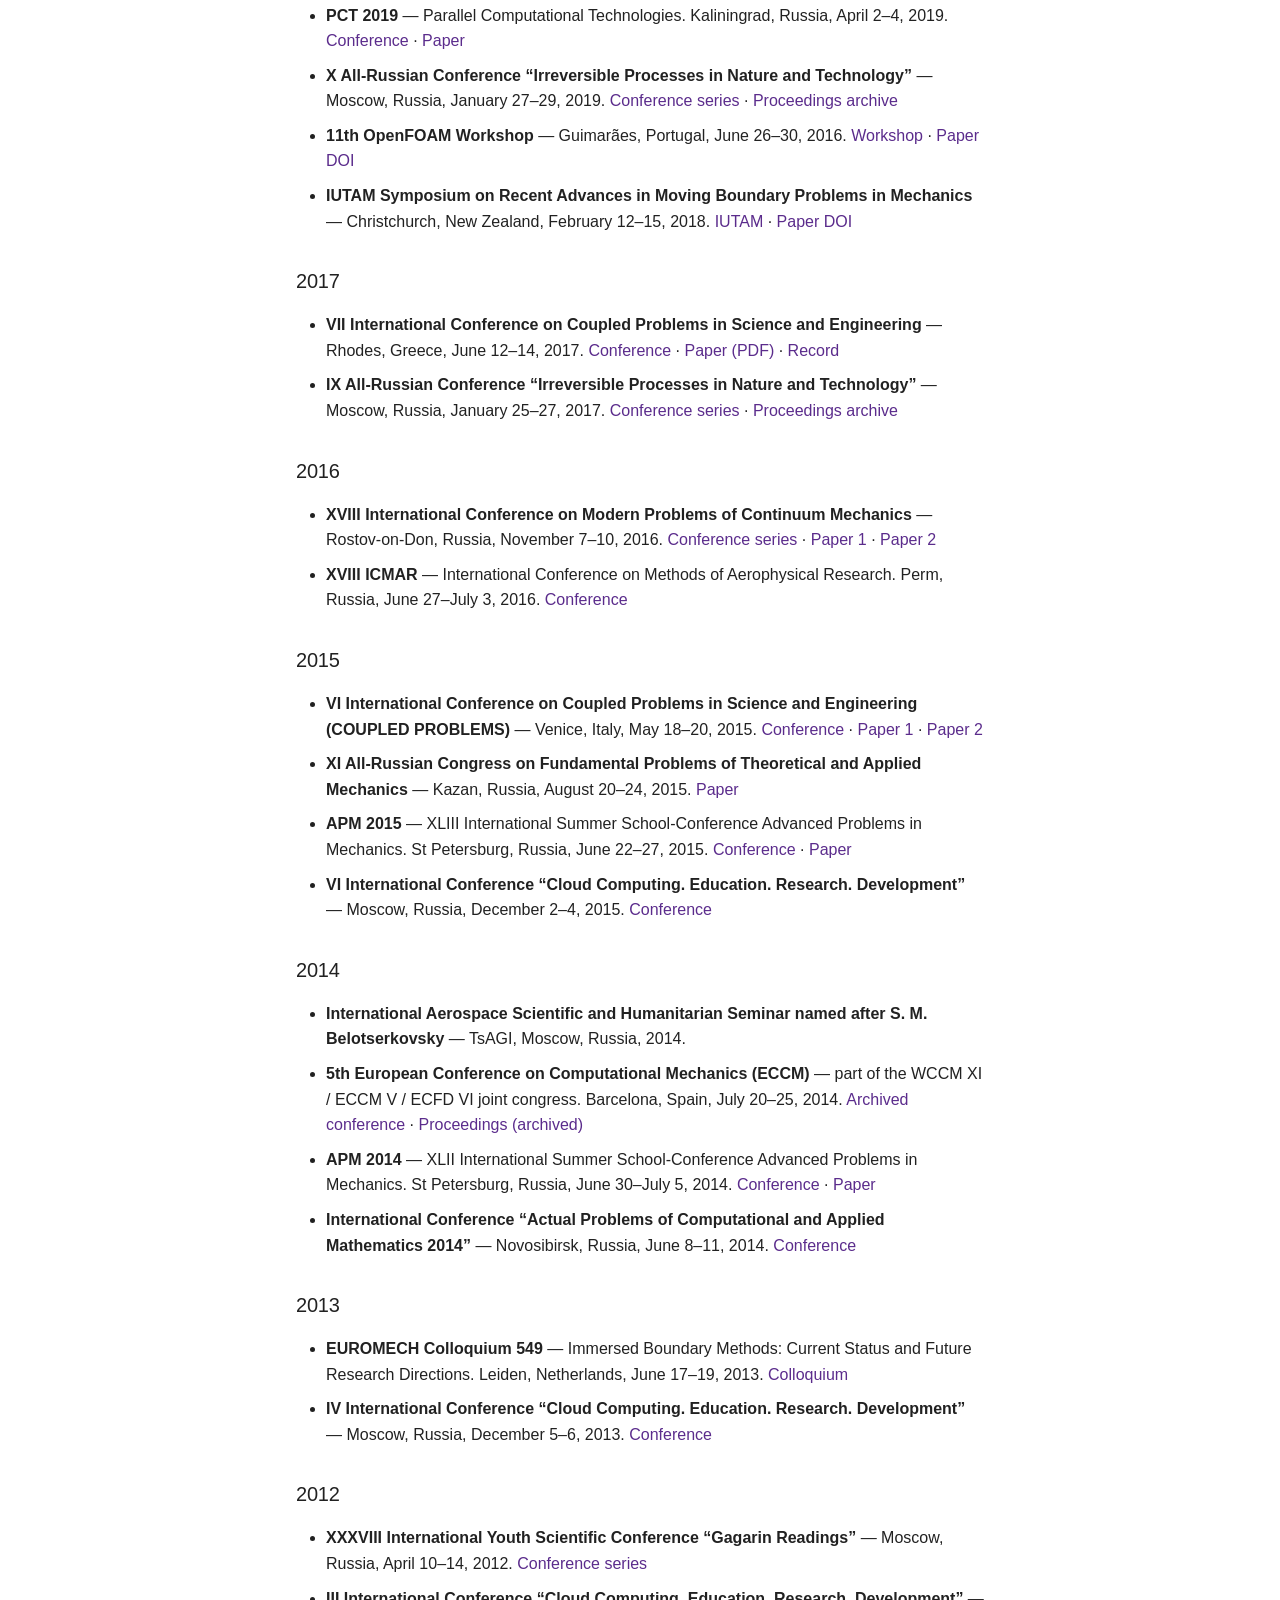
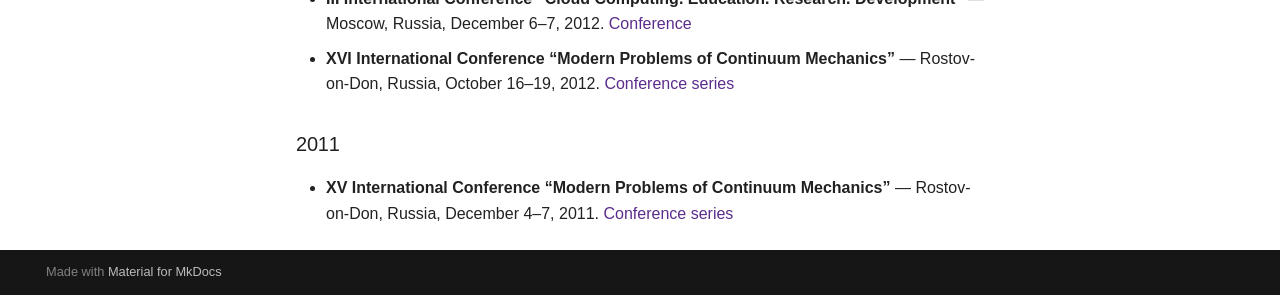
<file: conferences/index.html>
<!doctype html>
<html lang="en" class="no-js">
  <head>
    
      <meta charset="utf-8">
      <meta name="viewport" content="width=device-width,initial-scale=1">
      
        <meta name="description" content="CFD, immersed boundary methods, HPC, verification and validation">
      
      
      
        <link rel="canonical" href="https://vvp-cfd.github.io/conferences/">
      
      
        <link rel="prev" href="../publications/">
      
      
        <link rel="next" href="../software/">
      
      
        
      
      
      <link rel="icon" href="../assets/images/favicon.png">
      <meta name="generator" content="mkdocs-1.6.1, mkdocs-material-9.7.7">
    
    
      
        <title>Conferences - Valeria Puzikova</title>
      
    
    
      <link rel="stylesheet" href="../assets/stylesheets/main.ec1eaa64.min.css">
      
        
        <link rel="stylesheet" href="../assets/stylesheets/palette.ab4e12ef.min.css">
      
      


    
    
      
    
    
      
    
    
      <link rel="stylesheet" href="../assets/extra.css">
    
    <script>__md_scope=new URL("..",location),__md_hash=e=>[...e].reduce(((e,_)=>(e<<5)-e+_.charCodeAt(0)),0),__md_get=(e,_=localStorage,t=__md_scope)=>JSON.parse(_.getItem(t.pathname+"."+e)),__md_set=(e,_,t=localStorage,a=__md_scope)=>{try{t.setItem(a.pathname+"."+e,JSON.stringify(_))}catch(e){}}</script>
    
      

    
    
  </head>
  
  
    
    
      
    
    
    
    
    <body dir="ltr" data-md-color-scheme="default" data-md-color-primary="custom" data-md-color-accent="custom">
  
    
    <input class="md-toggle" data-md-toggle="drawer" type="checkbox" id="__drawer" autocomplete="off">
    <input class="md-toggle" data-md-toggle="search" type="checkbox" id="__search" autocomplete="off">
    <label class="md-overlay" for="__drawer"></label>
    <div data-md-component="skip">
      
        
        <a href="#conferences-and-talks" class="md-skip">
          Skip to content
        </a>
      
    </div>
    <div data-md-component="announce">
      
    </div>
    
    
      

  

<header class="md-header md-header--shadow" data-md-component="header">
  <nav class="md-header__inner md-grid" aria-label="Header">
    <a href=".." title="Valeria Puzikova" class="md-header__button md-logo" aria-label="Valeria Puzikova" data-md-component="logo">
      
  
  <svg xmlns="http://www.w3.org/2000/svg" viewBox="0 0 24 24"><path d="M12 8a3 3 0 0 0 3-3 3 3 0 0 0-3-3 3 3 0 0 0-3 3 3 3 0 0 0 3 3m0 3.54C9.64 9.35 6.5 8 3 8v11c3.5 0 6.64 1.35 9 3.54 2.36-2.19 5.5-3.54 9-3.54V8c-3.5 0-6.64 1.35-9 3.54"/></svg>

    </a>
    <label class="md-header__button md-icon" for="__drawer">
      
      <svg xmlns="http://www.w3.org/2000/svg" viewBox="0 0 24 24"><path d="M3 6h18v2H3zm0 5h18v2H3zm0 5h18v2H3z"/></svg>
    </label>
    <div class="md-header__title" data-md-component="header-title">
      <div class="md-header__ellipsis">
        <div class="md-header__topic">
          <span class="md-ellipsis">
            Valeria Puzikova
          </span>
        </div>
        <div class="md-header__topic" data-md-component="header-topic">
          <span class="md-ellipsis">
            
              Conferences
            
          </span>
        </div>
      </div>
    </div>
    
      
        <form class="md-header__option" data-md-component="palette">
  
    
    
    
    <input class="md-option" data-md-color-media="" data-md-color-scheme="default" data-md-color-primary="custom" data-md-color-accent="custom"  aria-label="Switch to dark mode"  type="radio" name="__palette" id="__palette_0">
    
      <label class="md-header__button md-icon" title="Switch to dark mode" for="__palette_1" hidden>
        <svg xmlns="http://www.w3.org/2000/svg" viewBox="0 0 24 24"><path d="m17.75 4.09-2.53 1.94.91 3.06-2.63-1.81-2.63 1.81.91-3.06-2.53-1.94L12.44 4l1.06-3 1.06 3zm3.5 6.91-1.64 1.25.59 1.98-1.7-1.17-1.7 1.17.59-1.98L15.75 11l2.06-.05L18.5 9l.69 1.95zm-2.28 4.95c.83-.08 1.72 1.1 1.19 1.85-.32.45-.66.87-1.08 1.27C15.17 23 8.84 23 4.94 19.07c-3.91-3.9-3.91-10.24 0-14.14.4-.4.82-.76 1.27-1.08.75-.53 1.93.36 1.85 1.19-.27 2.86.69 5.83 2.89 8.02a9.96 9.96 0 0 0 8.02 2.89m-1.64 2.02a12.08 12.08 0 0 1-7.8-3.47c-2.17-2.19-3.33-5-3.49-7.82-2.81 3.14-2.7 7.96.31 10.98 3.02 3.01 7.84 3.12 10.98.31"/></svg>
      </label>
    
  
    
    
    
    <input class="md-option" data-md-color-media="" data-md-color-scheme="slate" data-md-color-primary="custom" data-md-color-accent="custom"  aria-label="Switch to light mode"  type="radio" name="__palette" id="__palette_1">
    
      <label class="md-header__button md-icon" title="Switch to light mode" for="__palette_0" hidden>
        <svg xmlns="http://www.w3.org/2000/svg" viewBox="0 0 24 24"><path d="M12 7a5 5 0 0 1 5 5 5 5 0 0 1-5 5 5 5 0 0 1-5-5 5 5 0 0 1 5-5m0 2a3 3 0 0 0-3 3 3 3 0 0 0 3 3 3 3 0 0 0 3-3 3 3 0 0 0-3-3m0-7 2.39 3.42C13.65 5.15 12.84 5 12 5s-1.65.15-2.39.42zM3.34 7l4.16-.35A7.2 7.2 0 0 0 5.94 8.5c-.44.74-.69 1.5-.83 2.29zm.02 10 1.76-3.77a7.131 7.131 0 0 0 2.38 4.14zM20.65 7l-1.77 3.79a7.02 7.02 0 0 0-2.38-4.15zm-.01 10-4.14.36c.59-.51 1.12-1.14 1.54-1.86.42-.73.69-1.5.83-2.29zM12 22l-2.41-3.44c.74.27 1.55.44 2.41.44.82 0 1.63-.17 2.37-.44z"/></svg>
      </label>
    
  
</form>
      
    
    
      <script>var palette=__md_get("__palette");if(palette&&palette.color){if("(prefers-color-scheme)"===palette.color.media){var media=matchMedia("(prefers-color-scheme: light)"),input=document.querySelector(media.matches?"[data-md-color-media='(prefers-color-scheme: light)']":"[data-md-color-media='(prefers-color-scheme: dark)']");palette.color.media=input.getAttribute("data-md-color-media"),palette.color.scheme=input.getAttribute("data-md-color-scheme"),palette.color.primary=input.getAttribute("data-md-color-primary"),palette.color.accent=input.getAttribute("data-md-color-accent")}for(var[key,value]of Object.entries(palette.color))document.body.setAttribute("data-md-color-"+key,value)}</script>
    
    
    
      
      
        <label class="md-header__button md-icon" for="__search">
          
          <svg xmlns="http://www.w3.org/2000/svg" viewBox="0 0 24 24"><path d="M9.5 3A6.5 6.5 0 0 1 16 9.5c0 1.61-.59 3.09-1.56 4.23l.27.27h.79l5 5-1.5 1.5-5-5v-.79l-.27-.27A6.52 6.52 0 0 1 9.5 16 6.5 6.5 0 0 1 3 9.5 6.5 6.5 0 0 1 9.5 3m0 2C7 5 5 7 5 9.5S7 14 9.5 14 14 12 14 9.5 12 5 9.5 5"/></svg>
        </label>
        <div class="md-search" data-md-component="search" role="dialog">
  <label class="md-search__overlay" for="__search"></label>
  <div class="md-search__inner" role="search">
    <form class="md-search__form" name="search">
      <input type="text" class="md-search__input" name="query" aria-label="Search" placeholder="Search" autocapitalize="off" autocorrect="off" autocomplete="off" spellcheck="false" data-md-component="search-query" required>
      <label class="md-search__icon md-icon" for="__search">
        
        <svg xmlns="http://www.w3.org/2000/svg" viewBox="0 0 24 24"><path d="M9.5 3A6.5 6.5 0 0 1 16 9.5c0 1.61-.59 3.09-1.56 4.23l.27.27h.79l5 5-1.5 1.5-5-5v-.79l-.27-.27A6.52 6.52 0 0 1 9.5 16 6.5 6.5 0 0 1 3 9.5 6.5 6.5 0 0 1 9.5 3m0 2C7 5 5 7 5 9.5S7 14 9.5 14 14 12 14 9.5 12 5 9.5 5"/></svg>
        
        <svg xmlns="http://www.w3.org/2000/svg" viewBox="0 0 24 24"><path d="M20 11v2H8l5.5 5.5-1.42 1.42L4.16 12l7.92-7.92L13.5 5.5 8 11z"/></svg>
      </label>
      <nav class="md-search__options" aria-label="Search">
        
        <button type="reset" class="md-search__icon md-icon" title="Clear" aria-label="Clear" tabindex="-1">
          
          <svg xmlns="http://www.w3.org/2000/svg" viewBox="0 0 24 24"><path d="M19 6.41 17.59 5 12 10.59 6.41 5 5 6.41 10.59 12 5 17.59 6.41 19 12 13.41 17.59 19 19 17.59 13.41 12z"/></svg>
        </button>
      </nav>
      
        <div class="md-search__suggest" data-md-component="search-suggest"></div>
      
    </form>
    <div class="md-search__output">
      <div class="md-search__scrollwrap" tabindex="0" data-md-scrollfix>
        <div class="md-search-result" data-md-component="search-result">
          <div class="md-search-result__meta">
            Initializing search
          </div>
          <ol class="md-search-result__list" role="presentation"></ol>
        </div>
      </div>
    </div>
  </div>
</div>
      
    
    
  </nav>
  
</header>
    
    <div class="md-container" data-md-component="container">
      
      
        
          
        
      
      <main class="md-main" data-md-component="main">
        <div class="md-main__inner md-grid">
          
            
              
              <div class="md-sidebar md-sidebar--primary" data-md-component="sidebar" data-md-type="navigation" >
                <div class="md-sidebar__scrollwrap">
                  <div class="md-sidebar__inner">
                    



<nav class="md-nav md-nav--primary" aria-label="Navigation" data-md-level="0">
  <label class="md-nav__title" for="__drawer">
    <a href=".." title="Valeria Puzikova" class="md-nav__button md-logo" aria-label="Valeria Puzikova" data-md-component="logo">
      
  
  <svg xmlns="http://www.w3.org/2000/svg" viewBox="0 0 24 24"><path d="M12 8a3 3 0 0 0 3-3 3 3 0 0 0-3-3 3 3 0 0 0-3 3 3 3 0 0 0 3 3m0 3.54C9.64 9.35 6.5 8 3 8v11c3.5 0 6.64 1.35 9 3.54 2.36-2.19 5.5-3.54 9-3.54V8c-3.5 0-6.64 1.35-9 3.54"/></svg>

    </a>
    Valeria Puzikova
  </label>
  
  <ul class="md-nav__list" data-md-scrollfix>
    
      
      
  
  
  
  
    <li class="md-nav__item">
      <a href=".." class="md-nav__link">
        
  
  
  <span class="md-ellipsis">
    
  
    Home
  

    
  </span>
  
  

      </a>
    </li>
  

    
      
      
  
  
  
  
    <li class="md-nav__item">
      <a href="../publications/" class="md-nav__link">
        
  
  
  <span class="md-ellipsis">
    
  
    Publications
  

    
  </span>
  
  

      </a>
    </li>
  

    
      
      
  
  
    
  
  
  
    <li class="md-nav__item md-nav__item--active">
      
      <input class="md-nav__toggle md-toggle" type="checkbox" id="__toc">
      
      
        
      
      
        <label class="md-nav__link md-nav__link--active" for="__toc">
          
  
  
  <span class="md-ellipsis">
    
  
    Conferences
  

    
  </span>
  
  

          <span class="md-nav__icon md-icon"></span>
        </label>
      
      <a href="./" class="md-nav__link md-nav__link--active">
        
  
  
  <span class="md-ellipsis">
    
  
    Conferences
  

    
  </span>
  
  

      </a>
      
        

<nav class="md-nav md-nav--secondary" aria-label="Table of contents">
  
  
  
    
  
  
    <label class="md-nav__title" for="__toc">
      <span class="md-nav__icon md-icon"></span>
      Table of contents
    </label>
    <ul class="md-nav__list" data-md-component="toc" data-md-scrollfix>
      
        <li class="md-nav__item">
  <a href="#selected-international-conferences" class="md-nav__link">
    <span class="md-ellipsis">
      
        Selected international conferences
      
    </span>
  </a>
  
</li>
      
        <li class="md-nav__item">
  <a href="#industry-conferences-meetups-and-webinars" class="md-nav__link">
    <span class="md-ellipsis">
      
        Industry conferences, meetups and webinars
      
    </span>
  </a>
  
</li>
      
        <li class="md-nav__item">
  <a href="#invited-seminar" class="md-nav__link">
    <span class="md-ellipsis">
      
        Invited seminar
      
    </span>
  </a>
  
</li>
      
        <li class="md-nav__item">
  <a href="#the-full-conference-list" class="md-nav__link">
    <span class="md-ellipsis">
      
        The full conference list
      
    </span>
  </a>
  
    <nav class="md-nav" aria-label="The full conference list">
      <ul class="md-nav__list">
        
          <li class="md-nav__item">
  <a href="#2025" class="md-nav__link">
    <span class="md-ellipsis">
      
        2025
      
    </span>
  </a>
  
</li>
        
          <li class="md-nav__item">
  <a href="#2024" class="md-nav__link">
    <span class="md-ellipsis">
      
        2024
      
    </span>
  </a>
  
</li>
        
          <li class="md-nav__item">
  <a href="#2023" class="md-nav__link">
    <span class="md-ellipsis">
      
        2023
      
    </span>
  </a>
  
</li>
        
          <li class="md-nav__item">
  <a href="#2021" class="md-nav__link">
    <span class="md-ellipsis">
      
        2021
      
    </span>
  </a>
  
</li>
        
          <li class="md-nav__item">
  <a href="#2019" class="md-nav__link">
    <span class="md-ellipsis">
      
        2019
      
    </span>
  </a>
  
</li>
        
          <li class="md-nav__item">
  <a href="#2017" class="md-nav__link">
    <span class="md-ellipsis">
      
        2017
      
    </span>
  </a>
  
</li>
        
          <li class="md-nav__item">
  <a href="#2016" class="md-nav__link">
    <span class="md-ellipsis">
      
        2016
      
    </span>
  </a>
  
</li>
        
          <li class="md-nav__item">
  <a href="#2015" class="md-nav__link">
    <span class="md-ellipsis">
      
        2015
      
    </span>
  </a>
  
</li>
        
          <li class="md-nav__item">
  <a href="#2014" class="md-nav__link">
    <span class="md-ellipsis">
      
        2014
      
    </span>
  </a>
  
</li>
        
          <li class="md-nav__item">
  <a href="#2013" class="md-nav__link">
    <span class="md-ellipsis">
      
        2013
      
    </span>
  </a>
  
</li>
        
          <li class="md-nav__item">
  <a href="#2012" class="md-nav__link">
    <span class="md-ellipsis">
      
        2012
      
    </span>
  </a>
  
</li>
        
          <li class="md-nav__item">
  <a href="#2011" class="md-nav__link">
    <span class="md-ellipsis">
      
        2011
      
    </span>
  </a>
  
</li>
        
      </ul>
    </nav>
  
</li>
      
    </ul>
  
</nav>
      
    </li>
  

    
      
      
  
  
  
  
    <li class="md-nav__item">
      <a href="../software/" class="md-nav__link">
        
  
  
  <span class="md-ellipsis">
    
  
    Software
  

    
  </span>
  
  

      </a>
    </li>
  

    
      
      
  
  
  
  
    <li class="md-nav__item">
      <a href="../scivis/" class="md-nav__link">
        
  
  
  <span class="md-ellipsis">
    
  
    SciVis
  

    
  </span>
  
  

      </a>
    </li>
  

    
  </ul>
</nav>
                  </div>
                </div>
              </div>
            
            
              
              <div class="md-sidebar md-sidebar--secondary" data-md-component="sidebar" data-md-type="toc" >
                <div class="md-sidebar__scrollwrap">
                  <div class="md-sidebar__inner">
                    

<nav class="md-nav md-nav--secondary" aria-label="Table of contents">
  
  
  
    
  
  
    <label class="md-nav__title" for="__toc">
      <span class="md-nav__icon md-icon"></span>
      Table of contents
    </label>
    <ul class="md-nav__list" data-md-component="toc" data-md-scrollfix>
      
        <li class="md-nav__item">
  <a href="#selected-international-conferences" class="md-nav__link">
    <span class="md-ellipsis">
      
        Selected international conferences
      
    </span>
  </a>
  
</li>
      
        <li class="md-nav__item">
  <a href="#industry-conferences-meetups-and-webinars" class="md-nav__link">
    <span class="md-ellipsis">
      
        Industry conferences, meetups and webinars
      
    </span>
  </a>
  
</li>
      
        <li class="md-nav__item">
  <a href="#invited-seminar" class="md-nav__link">
    <span class="md-ellipsis">
      
        Invited seminar
      
    </span>
  </a>
  
</li>
      
        <li class="md-nav__item">
  <a href="#the-full-conference-list" class="md-nav__link">
    <span class="md-ellipsis">
      
        The full conference list
      
    </span>
  </a>
  
    <nav class="md-nav" aria-label="The full conference list">
      <ul class="md-nav__list">
        
          <li class="md-nav__item">
  <a href="#2025" class="md-nav__link">
    <span class="md-ellipsis">
      
        2025
      
    </span>
  </a>
  
</li>
        
          <li class="md-nav__item">
  <a href="#2024" class="md-nav__link">
    <span class="md-ellipsis">
      
        2024
      
    </span>
  </a>
  
</li>
        
          <li class="md-nav__item">
  <a href="#2023" class="md-nav__link">
    <span class="md-ellipsis">
      
        2023
      
    </span>
  </a>
  
</li>
        
          <li class="md-nav__item">
  <a href="#2021" class="md-nav__link">
    <span class="md-ellipsis">
      
        2021
      
    </span>
  </a>
  
</li>
        
          <li class="md-nav__item">
  <a href="#2019" class="md-nav__link">
    <span class="md-ellipsis">
      
        2019
      
    </span>
  </a>
  
</li>
        
          <li class="md-nav__item">
  <a href="#2017" class="md-nav__link">
    <span class="md-ellipsis">
      
        2017
      
    </span>
  </a>
  
</li>
        
          <li class="md-nav__item">
  <a href="#2016" class="md-nav__link">
    <span class="md-ellipsis">
      
        2016
      
    </span>
  </a>
  
</li>
        
          <li class="md-nav__item">
  <a href="#2015" class="md-nav__link">
    <span class="md-ellipsis">
      
        2015
      
    </span>
  </a>
  
</li>
        
          <li class="md-nav__item">
  <a href="#2014" class="md-nav__link">
    <span class="md-ellipsis">
      
        2014
      
    </span>
  </a>
  
</li>
        
          <li class="md-nav__item">
  <a href="#2013" class="md-nav__link">
    <span class="md-ellipsis">
      
        2013
      
    </span>
  </a>
  
</li>
        
          <li class="md-nav__item">
  <a href="#2012" class="md-nav__link">
    <span class="md-ellipsis">
      
        2012
      
    </span>
  </a>
  
</li>
        
          <li class="md-nav__item">
  <a href="#2011" class="md-nav__link">
    <span class="md-ellipsis">
      
        2011
      
    </span>
  </a>
  
</li>
        
      </ul>
    </nav>
  
</li>
      
    </ul>
  
</nav>
                  </div>
                </div>
              </div>
            
          
          
            <div class="md-content" data-md-component="content">
              
              <article class="md-content__inner md-typeset">
                
                  



<h1 id="conferences-and-talks">Conferences and talks</h1>
<p>Many results related to LS-STAG, high-performance computing (HPC), numerical
simulation software, and RISC-V have been presented at peer-reviewed
conferences, in educational programs, and at industry events. First, a list of
selected international conferences is provided. The full conference list is
organized by year. The links lead to event pages, conference proceedings,
presentations, or publicly accessible recordings (where available).</p>
<h2 id="selected-international-conferences">Selected international conferences</h2>
<ul>
<li><strong>ICCES2025</strong> — 31st International Conference on Computational &amp; Experimental
  Engineering and Sciences. Changsha, China, May 25–29, 2025.
  <a href="https://2025.iccesconf.org/">Conference</a> ·
  <a href="https://doi.org/10.1007/978-3-032-17313-3_80">Paper DOI</a></li>
<li><strong>VII International Conference on Coupled Problems in Science and
  Engineering</strong> — Rhodes, Greece, June 12–14, 2017.
  <a href="https://congress.cimne.com/coupled2017/">Conference</a> ·
  <a href="https://upcommons.upc.edu/bitstreams/02631476-838d-4ca0-a8c7-fb167f6ece3a/download">Paper (PDF)</a> </li>
<li><strong>VI International Conference on Coupled Problems in Science and
  Engineering</strong> — Venice, Italy, May 18–20, 2015.
  <a href="https://congress.cimne.com/coupled2015/">Conference</a> ·
  <a href="https://upcommons.upc.edu/bitstreams/add7aa83-e094-4962-8ad3-fe5a0742d3af/download">Paper 1</a> ·
  <a href="https://upcommons.upc.edu/bitstreams/e483f7df-1ebc-46f1-a7b0-f172f6ddf0b0/download">Paper 2</a></li>
<li><strong>WCCM XI / ECCM V / ECFD VI 2014</strong> — Joint World Congress on Computational
  Mechanics, European Conference on Computational Mechanics and European
  Conference on Computational Fluid Dynamics. Barcelona, Spain, July 20–25,
  2014.
  <a href="https://web.archive.org/web/20141218145935/http://wccm-eccm-ecfd2014.org/frontal/default.asp">Archived conference</a> ·
  <a href="https://web.archive.org/web/20150228031425/http://www.wccm-eccm-ecfd2014.org/frontal/Ebook.asp">Proceedings (archived)</a></li>
<li><strong>EUROMECH Colloquium 549</strong> — Immersed Boundary Methods: Current Status and
  Future Research Directions. Leiden, Netherlands, June 17–19, 2013.
  <a href="https://euromech.org/colloquia/all-events/549/">Colloquium</a></li>
</ul>
<h2 id="industry-conferences-meetups-and-webinars">Industry conferences, meetups and webinars</h2>
<ul>
<li><strong>AiConf X 2025</strong> — Applied Data Science Conference. Moscow, Russia, September
  26, 2025. <a href="https://aiconf.ru/2025/abstracts/15973">Talk page</a> ·
  <a href="https://disk.yandex.ru/i/WklMLYRkSc1jYQ">Slides (PDF)</a></li>
<li><strong>Saint HighLoad++ 2025</strong> — Professional conference for developers of
  high-load systems. St Petersburg, Russia, June 23–24, 2025.
  <a href="https://highload.ru/spb/2025/abstracts/15053">Talk page</a> ·
  <a href="https://disk.yandex.ru/i/idDt1Qj6YyAMjA">Slides (PDF)</a></li>
<li><strong>Fifth RISC-V Alliance Meetup: "RISC-V Software Ecosystem"</strong> — Moscow,
  Russia, March 14, 2025.
  <a href="https://events.yadro.com/riscv-msk-0325/">Conference</a> ·
  <a href="https://www.youtube.com/watch?v=QREtMuYy3jQ">Video (YouTube)</a></li>
<li><strong>Fourth RISC-V Alliance Meetup: "Optimizations and Performance"</strong> — Nizhny
  Novgorod, Russia, November 6, 2024.
  <a href="https://events.yadro.com/riscv-nnov-1124/">Conference</a> ·
  <a href="https://www.youtube.com/watch?v=HM9R0IQI8j8">Video (YouTube)</a></li>
<li><strong>Heisenbug 2024 Autumn</strong> — Conference on testing. St Petersburg, Russia,
  October 17—18, 2024.
  <a href="https://heisenbug.ru/en/archive/2024%20Autumn/talks/20005915-how-ivan-got-soaked-in-the-rain-because-of-a-computational-error-or-testing-the-accuracy-of-maths-li/">Talk page</a> ·
  <a href="https://squidex.jugru.team/api/assets/srm/4c82551d-25f4-475f-8543-a85dd8d84f5a/puzikova-heisenbug.pdf">Slides (PDF)</a> ·
  <a href="https://www.youtube.com/watch?v=IYeyJAOEACg">Video (YouTube)</a></li>
<li><strong>C++ Russia 2024</strong> — Conference for C++ developers. Moscow, Russia, June 2–3,
  2024.
  <a href="https://cppconf.ru/en/archive/2024/talks/20004219-a-million-failing-tests-or-how-we-launched-a-famous-open-source-product-on-risc-v-and-fixed-it/">Talk page</a> ·
  <a href="https://www.youtube.com/watch?v=tsaR1iHVpj8">Video (YouTube)</a></li>
<li><strong>First RISC-V Alliance meetup</strong> — St Petersburg, Russia, April 15, 2024.
  <a href="https://events.yadro.com/riscv-spb-0424/">Conference</a> ·
  <a href="https://www.youtube.com/watch?v=3p89pE3CA78">Video (YouTube)</a></li>
<li><strong>RISC-V Alliance webinars</strong> — Online, 2024.
  <a href="https://www.youtube.com/watch?v=hVQ6V1s65GY">Video 1 (YouTube)</a> ·
  <a href="https://www.youtube.com/watch?v=U5Nb5W3mC00">Video 2 (YouTube)</a></li>
</ul>
<h2 id="invited-seminar">Invited seminar</h2>
<ul>
<li><strong>International Aerospace Scientific and Humanitarian Seminar named after
  S. M. Belotserkovsky</strong> — TsAGI, Moscow, Russia, 2014.</li>
</ul>
<h2 id="the-full-conference-list">The full conference list</h2>
<h3 id="2025">2025</h3>
<ul>
<li><strong>NSKF-2025</strong> — National Supercomputer Forum. Pereslavl-Zalessky, Russia,
  November 25–28, 2025. <a href="https://2025.nscf.ru/">Forum</a></li>
<li><strong>PaCT 2025</strong> — 18th International Conference on Parallel Computing
  Technologies. Almaty, Kazakhstan, October 6–10, 2025.
  <a href="https://ssd.sscc.ru/conference/pact2025/">Conference</a> ·
  <a href="https://doi.org/10.1007/978-3-032-06751-7_13">Paper DOI</a> ·
  <a href="https://link.springer.com/book/9783032067500">LNCS 16185</a></li>
<li><strong>Supercomputer Days in Russia 2025</strong> — Moscow, Russia, September 29–30, 2025.
  <a href="https://2025.russianscdays.org/">Conference</a></li>
<li><strong>AiConf X 2025</strong> — Applied Data Science Conference. Moscow, Russia, September
  26, 2025. <a href="https://aiconf.ru/2025/">Conference</a></li>
<li><strong>DYSC 2025</strong> — 7th International Conference on Dynamical Systems and Computer
  Science: Theory and Applications. Irkutsk, Russia, September 22–26, 2025.
  <a href="https://math.isu.ru/ru/conference/2025/main/">Conference</a></li>
<li><strong>Saint HighLoad++ 2025</strong> — Professional conference for developers of
  high-load systems. St Petersburg, Russia, June 23–24, 2025.
  <a href="https://highload.ru/spb/2025">Conference</a></li>
<li><strong>ICCES2025</strong> — 31st International Conference on Computational &amp; Experimental
  Engineering and Sciences. Changsha, China, May 25–29, 2025.
  <a href="https://2025.iccesconf.org/">Conference</a> ·
  <a href="https://doi.org/10.1007/978-3-032-17313-3_80">Paper DOI</a></li>
<li><strong>PСT 2025</strong> — Parallel Computational Technologies. Moscow, Russia, April
  8–10, 2025. <a href="https://павт.рф/2025/">Conference</a></li>
<li><strong>Fifth RISC-V Alliance Meetup: "RISC-V Software Ecosystem"</strong> — Moscow,
  Russia, March 14, 2025.
  <a href="https://events.yadro.com/riscv-msk-0325/">Conference</a> ·
  <a href="https://www.youtube.com/watch?v=QREtMuYy3jQ">Video (YouTube)</a></li>
</ul>
<h3 id="2024">2024</h3>
<ul>
<li><strong>Open ISP RAS Conference</strong> — Moscow, Russia, December 11–12, 2024.
  <a href="https://www.isprasopen.ru/2024/">Conference</a></li>
<li><strong>International Congress “Modern Problems of Computer and Information
  Sciences”</strong> — Moscow, Russia, November 21–23, 2024.
  <a href="https://cs.msu.ru/news/4169">Conference</a></li>
<li><strong>Fourth RISC-V Alliance Meetup: "Optimizations and Performance"</strong> — Nizhny
  Novgorod, Russia, November 6, 2024.
  <a href="https://events.yadro.com/riscv-nnov-1124/">Conference</a> ·
  <a href="https://www.youtube.com/watch?v=HM9R0IQI8j8">Video (YouTube)</a></li>
<li><strong>Heisenbug 2024 Autumn</strong> — Conference on testing. St Petersburg, Russia, October 18, 2024.
  <a href="https://heisenbug.ru/en/archive/2024%20Autumn/talks/20005915-how-ivan-got-soaked-in-the-rain-because-of-a-computational-error-or-testing-the-accuracy-of-maths-li/">Talk page</a> ·
  <a href="https://squidex.jugru.team/api/assets/srm/4c82551d-25f4-475f-8543-a85dd8d84f5a/puzikova-heisenbug.pdf">Slides (PDF)</a> ·
  <a href="https://www.youtube.com/watch?v=IYeyJAOEACg">Video (YouTube)</a></li>
<li><strong>Supercomputer Days in Russia 2024</strong> — Moscow, Russia, September 23–24,</li>
<li><a href="https://2024.russianscdays.org/">Conference</a></li>
<li><strong>C++ Russia 2024</strong> — Conference for C++ developers. Moscow, Russia, June 2–3, 2024.
  <a href="https://cppconf.ru/en/archive/2024/talks/20004219-a-million-failing-tests-or-how-we-launched-a-famous-open-source-product-on-risc-v-and-fixed-it/">Talk page</a> ·
  <a href="https://www.youtube.com/watch?v=tsaR1iHVpj8">Video (YouTube)</a></li>
<li><strong>First RISC-V Alliance meetup</strong> — St Petersburg, Russia, April 15, 2024.
  <a href="https://events.yadro.com/riscv-spb-0424/">Conference</a> ·
  <a href="https://www.youtube.com/watch?v=3p89pE3CA78">Video (YouTube)</a></li>
<li><strong>PСT 2024</strong> — Parallel Computational Technologies. Chelyabinsk, Russia,
  April 2–4, 2024.
  <a href="http://agora.guru.ru/display.php?conf=pavt2024">Conference</a> ·
  <a href="https://doi.org/10.1007/978-3-031-73372-7_18">Paper DOI</a></li>
</ul>
<h3 id="2023">2023</h3>
<ul>
<li><strong>Open ISP RAS Conference</strong> — Moscow, Russia, December 4–5, 2023.
  <a href="https://www.isprasopen.ru/2023/">Conference</a></li>
<li><strong>International Congress “Modern Problems of Computer and Information
  Sciences”</strong> — Moscow, Russia, November 30 – December 2, 2023.
  <a href="https://cs.msu.ru/news/3964">Conference</a></li>
<li><strong>ITS 2023</strong> — Information Technologies and Systems. Minsk, Belarus, November
  22, 2023. <a href="https://its.bsuir.by/m/12_130111_1_180716.pdf">Proceedings (PDF)</a> ·
  <a href="https://its.bsuir.by/its/ru/arkhiv">Archive</a></li>
<li><strong>Supercomputer Days in Russia 2023</strong> — Moscow, Russia, September 25–26, 2023.
  <a href="https://2023.russianscdays.org/">Conference</a> ·
  <a href="https://doi.org/10.1007/978-3-031-49435-2_18">Paper DOI</a></li>
<li><strong>ITHPC-2023</strong> — VII International Scientific and Practical Conference
  “Information Technologies and High-Performance Computing”. Khabarovsk, Russia,
  September 11–13, 2023.
  <a href="https://conf2023.ccfebras.ru/">Conference</a> ·
  <a href="https://www.elibrary.ru/item.asp?id=55002769">Paper</a></li>
</ul>
<h3 id="2021">2021</h3>
<ul>
<li><strong>APM 2021</strong> — XLIX International Summer School-Conference Advanced Problems
  in Mechanics. St Petersburg, Russia, June 21–25, 2021.
  <a href="https://apm-conf.spb.ru/history_rus/apm-2021/">Conference</a></li>
</ul>
<h3 id="2019">2019</h3>
<ul>
<li><strong>PCT 2019</strong> — Parallel Computational Technologies. Kaliningrad, Russia,
  April 2–4, 2019.
  <a href="http://agora.guru.ru/display.php?conf=pavt2019">Conference</a> ·
  <a href="https://www.elibrary.ru/item.asp?id=37327256">Paper</a></li>
<li><strong>X All-Russian Conference “Irreversible Processes in Nature and Technology”</strong>
  — Moscow, Russia, January 27–29, 2019. <a href="https://nppt.bmstu.ru/">Conference series</a> ·
  <a href="https://nppt.bmstu.ru/about">Proceedings archive</a></li>
<li><strong>11th OpenFOAM Workshop</strong> — Guimarães, Portugal, June 26–30,
  2016.
  <a href="https://openfoam-extend.sourceforge.net/OpenFOAM_Workshops/OFW11_2016_Guimaraes/">Workshop</a> ·
  <a href="https://doi.org/10.1007/978-3-319-60846-4_33">Paper DOI</a></li>
<li><strong>IUTAM Symposium on Recent Advances in Moving Boundary Problems in
  Mechanics</strong> — Christchurch, New Zealand, February 12–15, 2018. <a href="https://iutam.org/">IUTAM</a> ·
  <a href="https://doi.org/10.1007/978-3-030-13720-5_12">Paper DOI</a></li>
</ul>
<h3 id="2017">2017</h3>
<ul>
<li><strong>VII International Conference on Coupled Problems in Science and
  Engineering</strong> — Rhodes, Greece, June 12–14, 2017.
  <a href="https://congress.cimne.com/coupled2017/">Conference</a> ·
  <a href="https://upcommons.upc.edu/bitstreams/02631476-838d-4ca0-a8c7-fb167f6ece3a/download">Paper (PDF)</a> ·
  <a href="https://upcommons.upc.edu/entities/publication/6b069f4d-254a-4ec1-bc78-2a4892be5435/full">Record</a></li>
<li><strong>IX All-Russian Conference “Irreversible Processes in Nature and
  Technology”</strong> — Moscow, Russia, January 25–27, 2017.
  <a href="https://nppt.bmstu.ru/">Conference series</a> ·
  <a href="https://nppt.bmstu.ru/about">Proceedings archive</a></li>
</ul>
<h3 id="2016">2016</h3>
<ul>
<li><strong>XVIII International Conference on Modern Problems of Continuum Mechanics</strong>
  — Rostov-on-Don, Russia, November 7–10, 2016.
  <a href="http://mcc-conf.ru/results.html">Conference series</a> ·
  <a href="https://www.elibrary.ru/item.asp?id=29856780">Paper 1</a> ·
  <a href="https://www.elibrary.ru/item.asp?id=29856738">Paper 2</a></li>
<li><strong>XVIII ICMAR</strong> — International Conference on Methods of Aerophysical
  Research. Perm, Russia, June 27–July 3, 2016.
  <a href="http://www.igc2015.igc.irk.ru/icmar2016/">Conference</a></li>
</ul>
<h3 id="2015">2015</h3>
<ul>
<li><strong>VI International Conference on Coupled Problems in Science and
  Engineering (COUPLED PROBLEMS)</strong> — Venice, Italy, May 18–20, 2015.
  <a href="https://congress.cimne.com/coupled2015/">Conference</a> ·
  <a href="https://upcommons.upc.edu/bitstreams/add7aa83-e094-4962-8ad3-fe5a0742d3af/download">Paper 1</a> ·
  <a href="https://upcommons.upc.edu/bitstreams/e483f7df-1ebc-46f1-a7b0-f172f6ddf0b0/download">Paper 2</a></li>
<li><strong>XI All-Russian Congress on Fundamental Problems of Theoretical and Applied
  Mechanics</strong> — Kazan, Russia, August 20–24, 2015.
  <a href="https://www.elibrary.ru/item.asp?id=24825520">Paper</a></li>
<li><strong>APM 2015</strong> — XLIII International Summer School-Conference Advanced Problems
  in Mechanics. St Petersburg, Russia, June 22–27, 2015.
  <a href="https://apm-conf.spb.ru/history_rus/apm-2015">Conference</a> ·
  <a href="https://www.elibrary.ru/item.asp?id=28827696">Paper</a></li>
<li><strong>VI International Conference “Cloud Computing. Education. Research.
  Development”</strong> — Moscow, Russia, December 2–4, 2015.
  <a href="https://www.ispras.ru/reports/unicfdconf-2015.php">Conference</a></li>
</ul>
<h3 id="2014">2014</h3>
<ul>
<li><strong>International Aerospace Scientific and Humanitarian Seminar named after
  S. M. Belotserkovsky</strong> — TsAGI, Moscow, Russia, 2014.</li>
<li><strong>5th European Conference on Computational Mechanics (ECCM)</strong> — part of the
  WCCM XI / ECCM V / ECFD VI joint congress. Barcelona, Spain, July 20–25,
  2014.
  <a href="https://web.archive.org/web/20141218145935/http://wccm-eccm-ecfd2014.org/frontal/default.asp">Archived conference</a> ·
  <a href="https://web.archive.org/web/20150228031425/http://www.wccm-eccm-ecfd2014.org/frontal/Ebook.asp">Proceedings (archived)</a></li>
<li><strong>APM 2014</strong> — XLII International Summer School-Conference Advanced Problems
  in Mechanics. St Petersburg, Russia, June 30–July 5, 2014.
  <a href="https://apm-conf.spb.ru/history_rus/apm-2014/">Conference</a> ·
  <a href="https://www.elibrary.ru/item.asp?id=32471633">Paper</a></li>
<li><strong>International Conference “Actual Problems of Computational and Applied
  Mathematics 2014”</strong> — Novosibirsk, Russia, June 8–11, 2014.
  <a href="https://conf.nsc.ru/amca14">Conference</a></li>
</ul>
<h3 id="2013">2013</h3>
<ul>
<li><strong>EUROMECH Colloquium 549</strong> — Immersed Boundary Methods: Current Status and
  Future Research Directions. Leiden, Netherlands, June 17–19, 2013.
  <a href="https://euromech.org/colloquia/all-events/549/">Colloquium</a></li>
<li><strong>IV International Conference “Cloud Computing. Education. Research.
  Development”</strong> — Moscow, Russia, December 5–6, 2013.
  <a href="https://www.ispras.ru/news/report-conference-cloud-computing-2013/">Conference</a></li>
</ul>
<h3 id="2012">2012</h3>
<ul>
<li><strong>XXXVIII International Youth Scientific Conference “Gagarin Readings”</strong> —
  Moscow, Russia, April 10–14, 2012. <a href="https://gagarin.mai.ru/">Conference series</a></li>
<li><strong>III International Conference “Cloud Computing. Education. Research.
  Development”</strong> — Moscow, Russia, December 6–7, 2012.
  <a href="https://www.ispras.ru/news/report-conference-cloud-computing-2012/">Conference</a></li>
<li><strong>XVI International Conference “Modern Problems of Continuum Mechanics”</strong> —
  Rostov-on-Don, Russia, October 16–19, 2012.
  <a href="http://mcc-conf.ru/results.html">Conference series</a></li>
</ul>
<h3 id="2011">2011</h3>
<ul>
<li><strong>XV International Conference “Modern Problems of Continuum Mechanics”</strong> —
  Rostov-on-Don, Russia, December 4–7, 2011.
  <a href="http://mcc-conf.ru/results.html">Conference series</a></li>
</ul>












                
              </article>
            </div>
          
          
<script>var target=document.getElementById(location.hash.slice(1));target&&target.name&&(target.checked=target.name.startsWith("__tabbed_"))</script>
        </div>
        
          <button type="button" class="md-top md-icon" data-md-component="top" hidden>
  
  <svg xmlns="http://www.w3.org/2000/svg" viewBox="0 0 24 24"><path d="M13 20h-2V8l-5.5 5.5-1.42-1.42L12 4.16l7.92 7.92-1.42 1.42L13 8z"/></svg>
  Back to top
</button>
        
      </main>
      
        <footer class="md-footer">
  
  <div class="md-footer-meta md-typeset">
    <div class="md-footer-meta__inner md-grid">
      <div class="md-copyright">
  
  
    Made with
    <a href="https://squidfunk.github.io/mkdocs-material/" target="_blank" rel="noopener">
      Material for MkDocs
    </a>
  
</div>
      
    </div>
  </div>
</footer>
      
    </div>
    <div class="md-dialog" data-md-component="dialog">
      <div class="md-dialog__inner md-typeset"></div>
    </div>
    
    
    
      
      
      <script id="__config" type="application/json">{"annotate": null, "base": "..", "features": ["navigation.sections", "navigation.top", "search.suggest", "search.highlight", "content.code.copy"], "search": "../assets/javascripts/workers/search.2c215733.min.js", "tags": null, "translations": {"clipboard.copied": "Copied to clipboard", "clipboard.copy": "Copy to clipboard", "search.result.more.one": "1 more on this page", "search.result.more.other": "# more on this page", "search.result.none": "No matching documents", "search.result.one": "1 matching document", "search.result.other": "# matching documents", "search.result.placeholder": "Type to start searching", "search.result.term.missing": "Missing", "select.version": "Select version"}, "version": null}</script>
    
    
      <script src="../assets/javascripts/bundle.d7400e89.min.js"></script>
      
    
  </body>
</html>
</file>
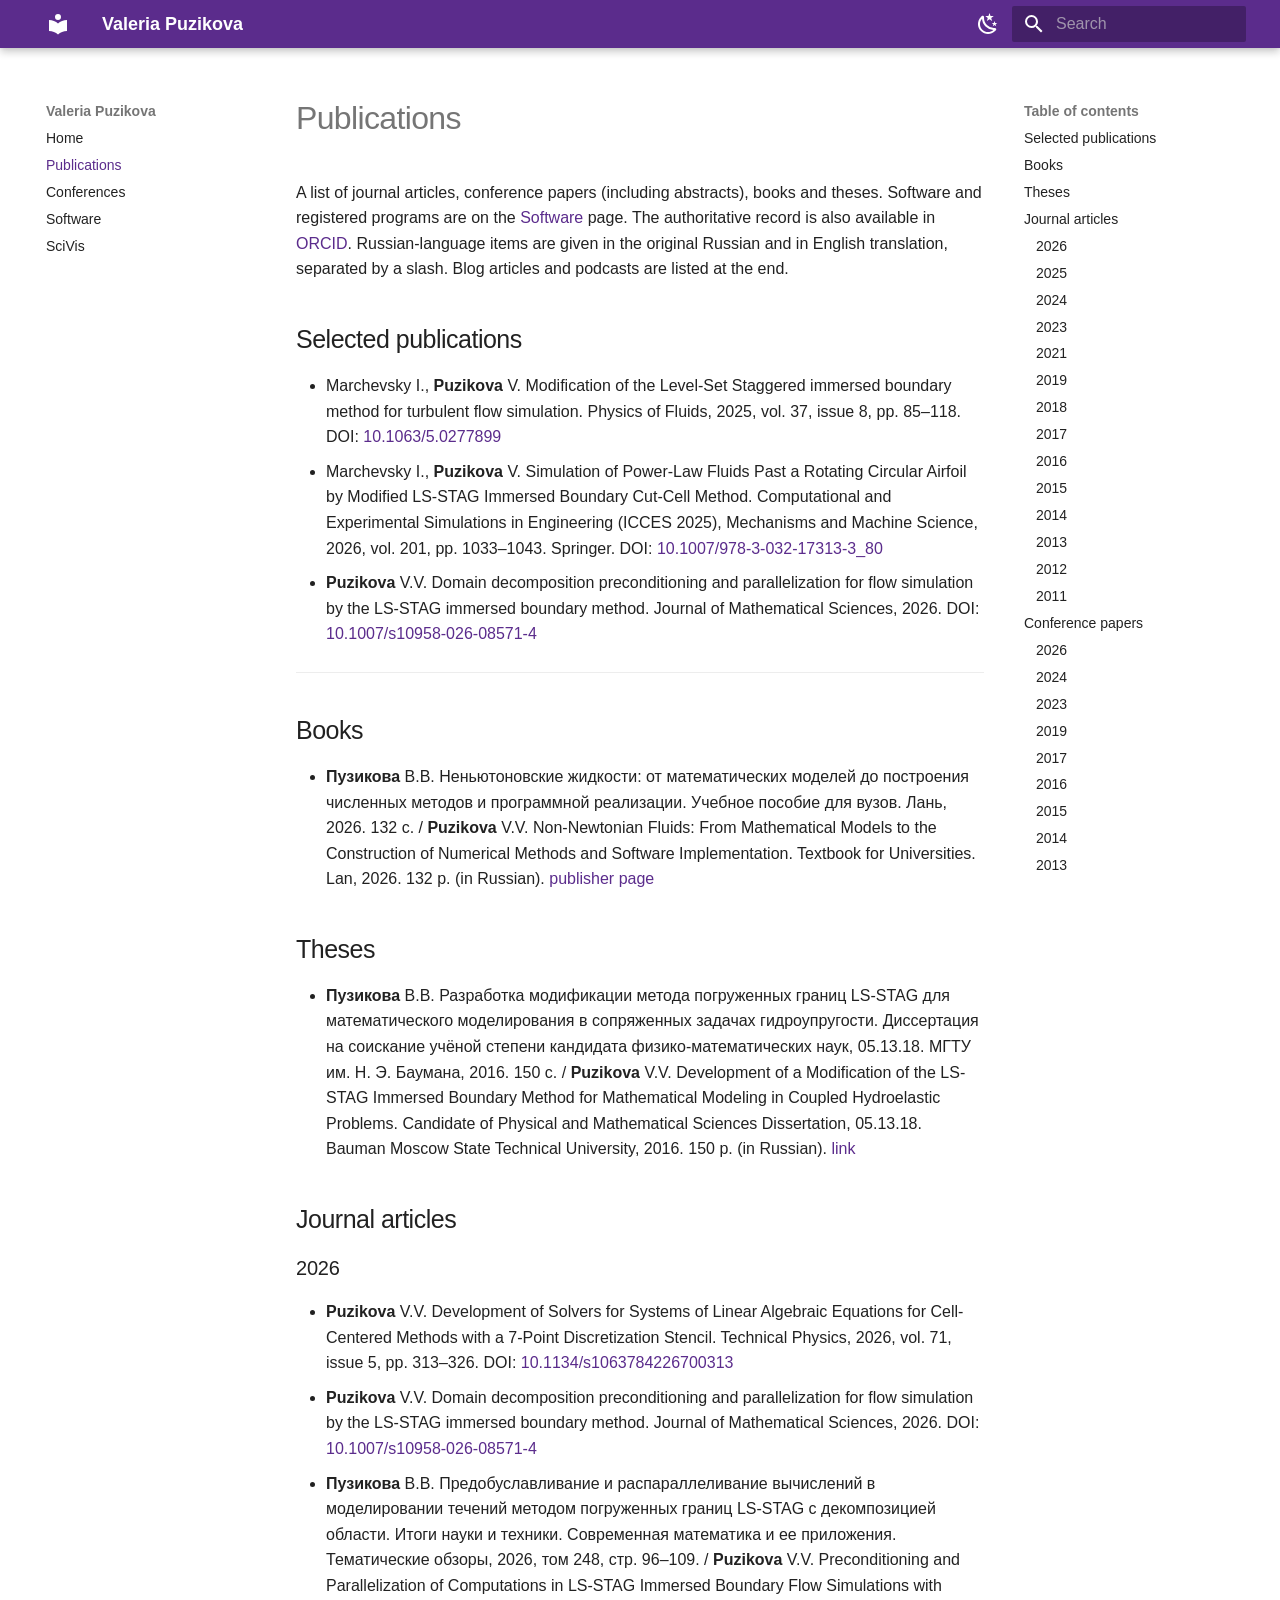
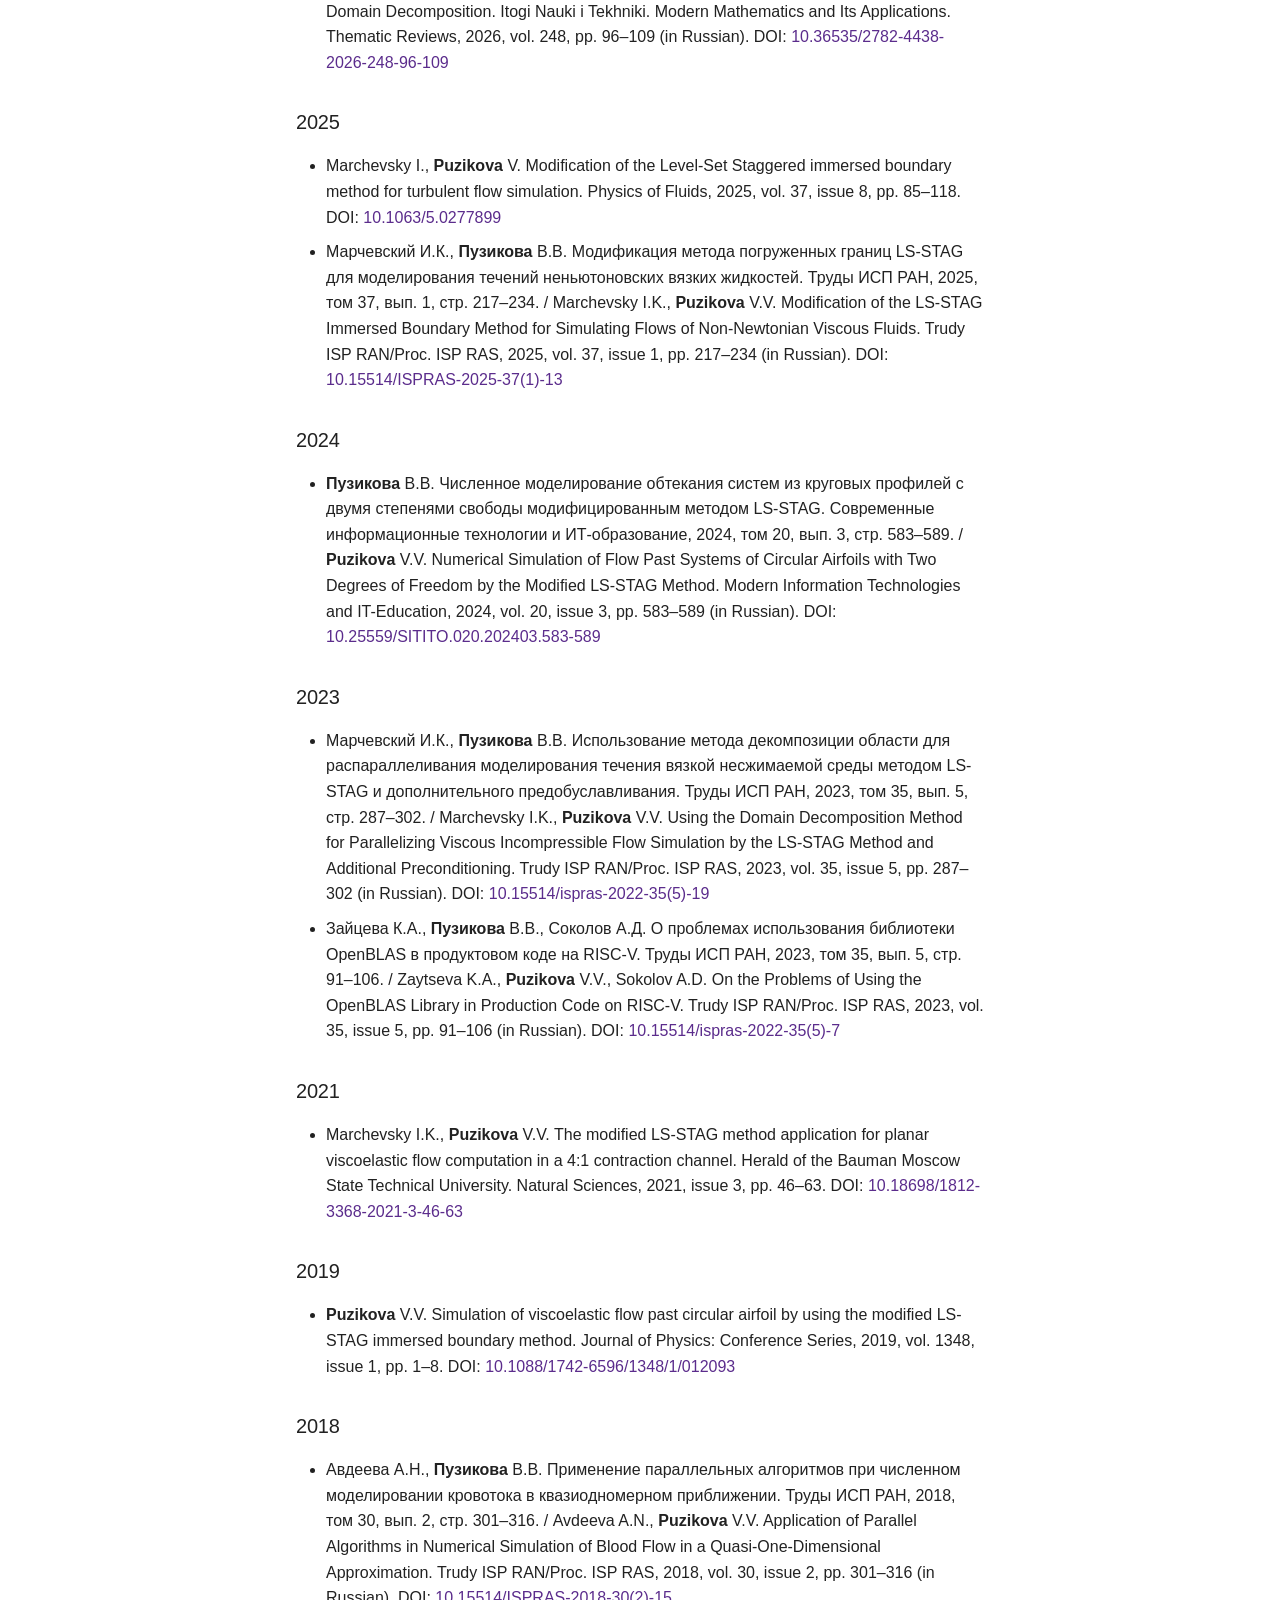
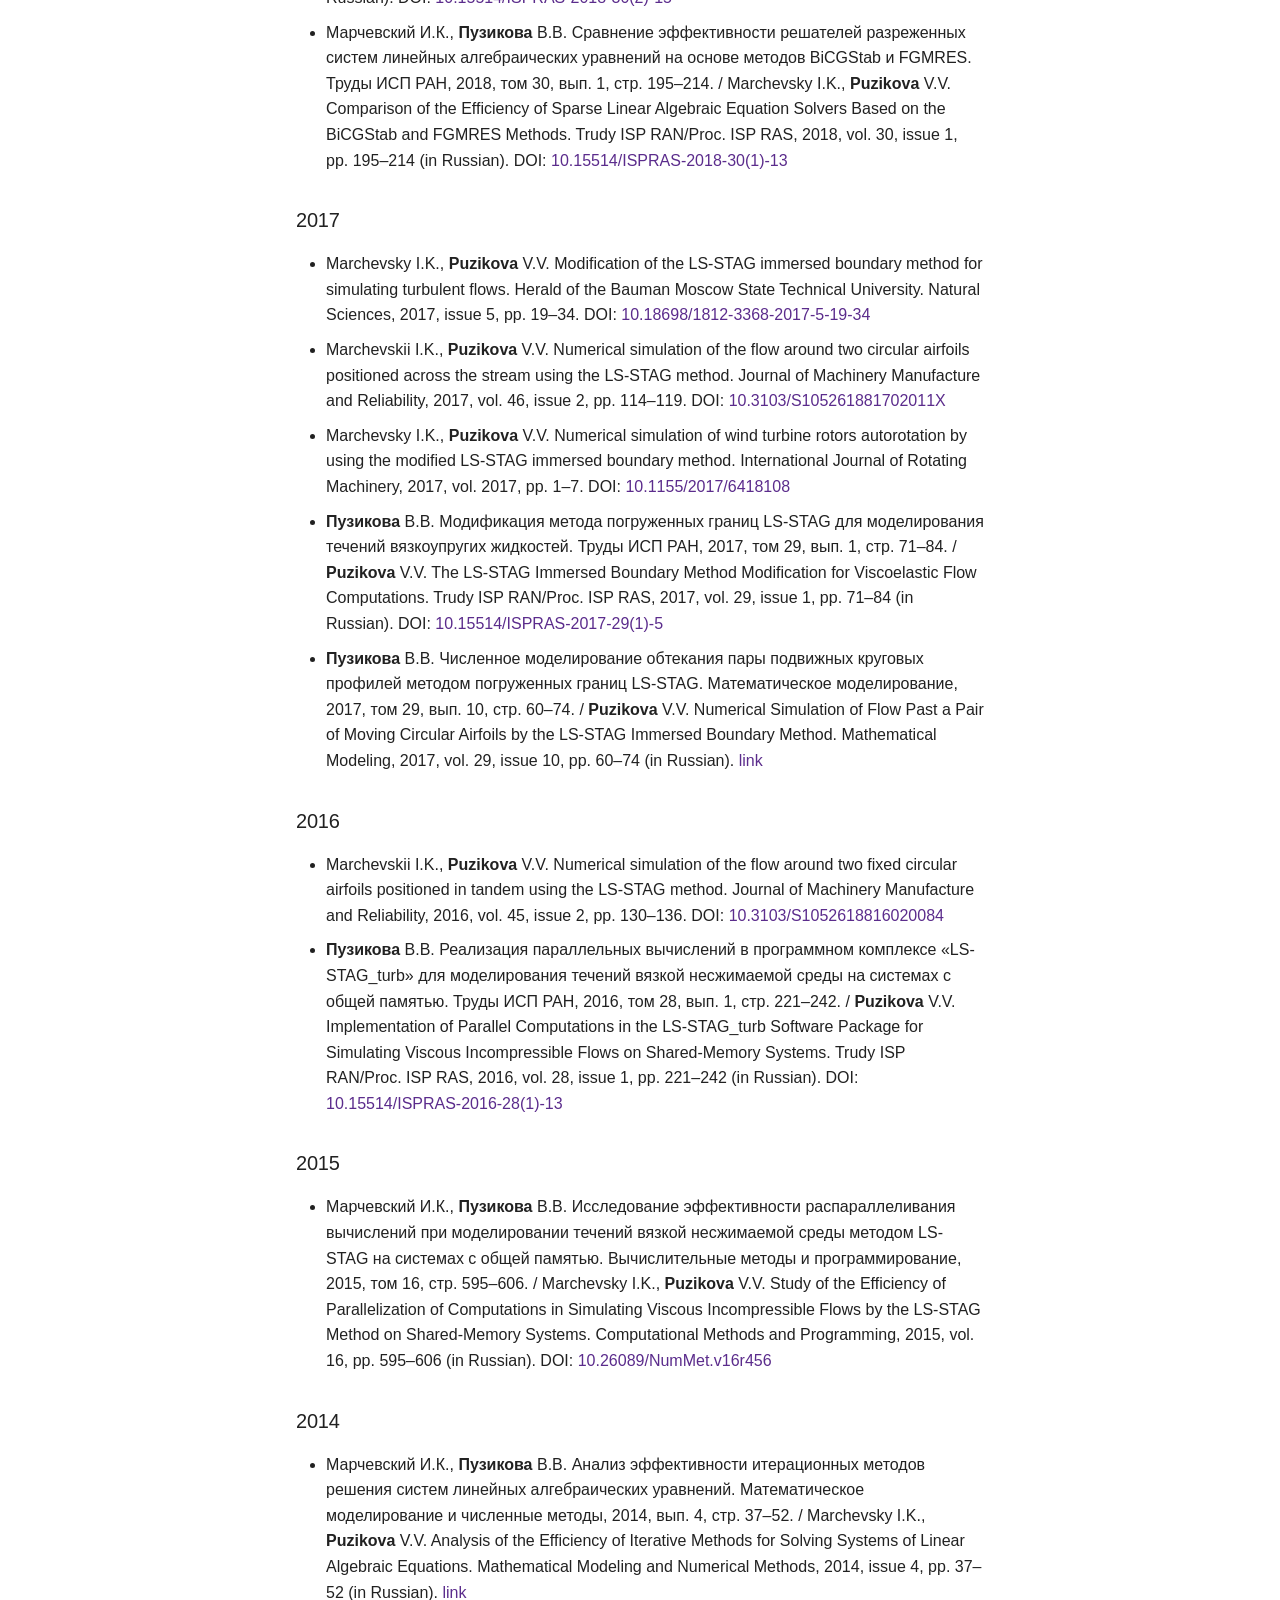
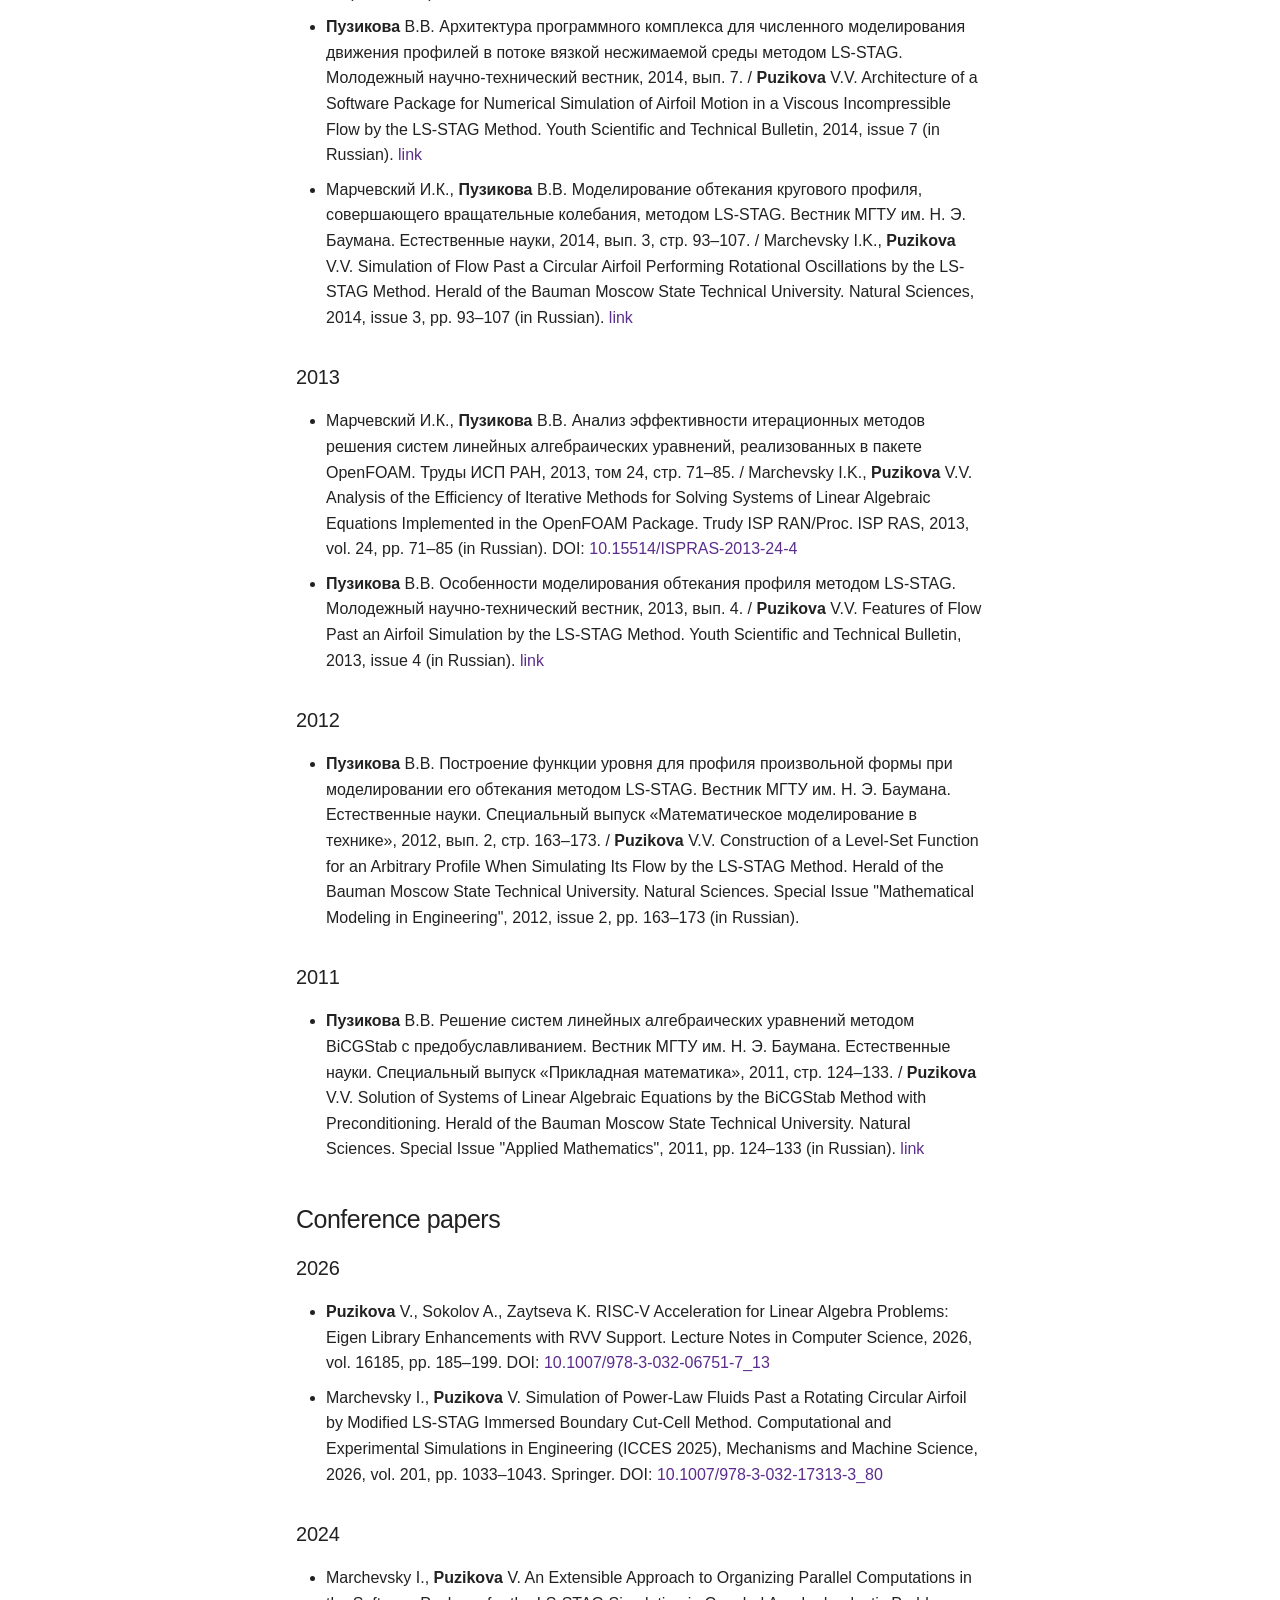
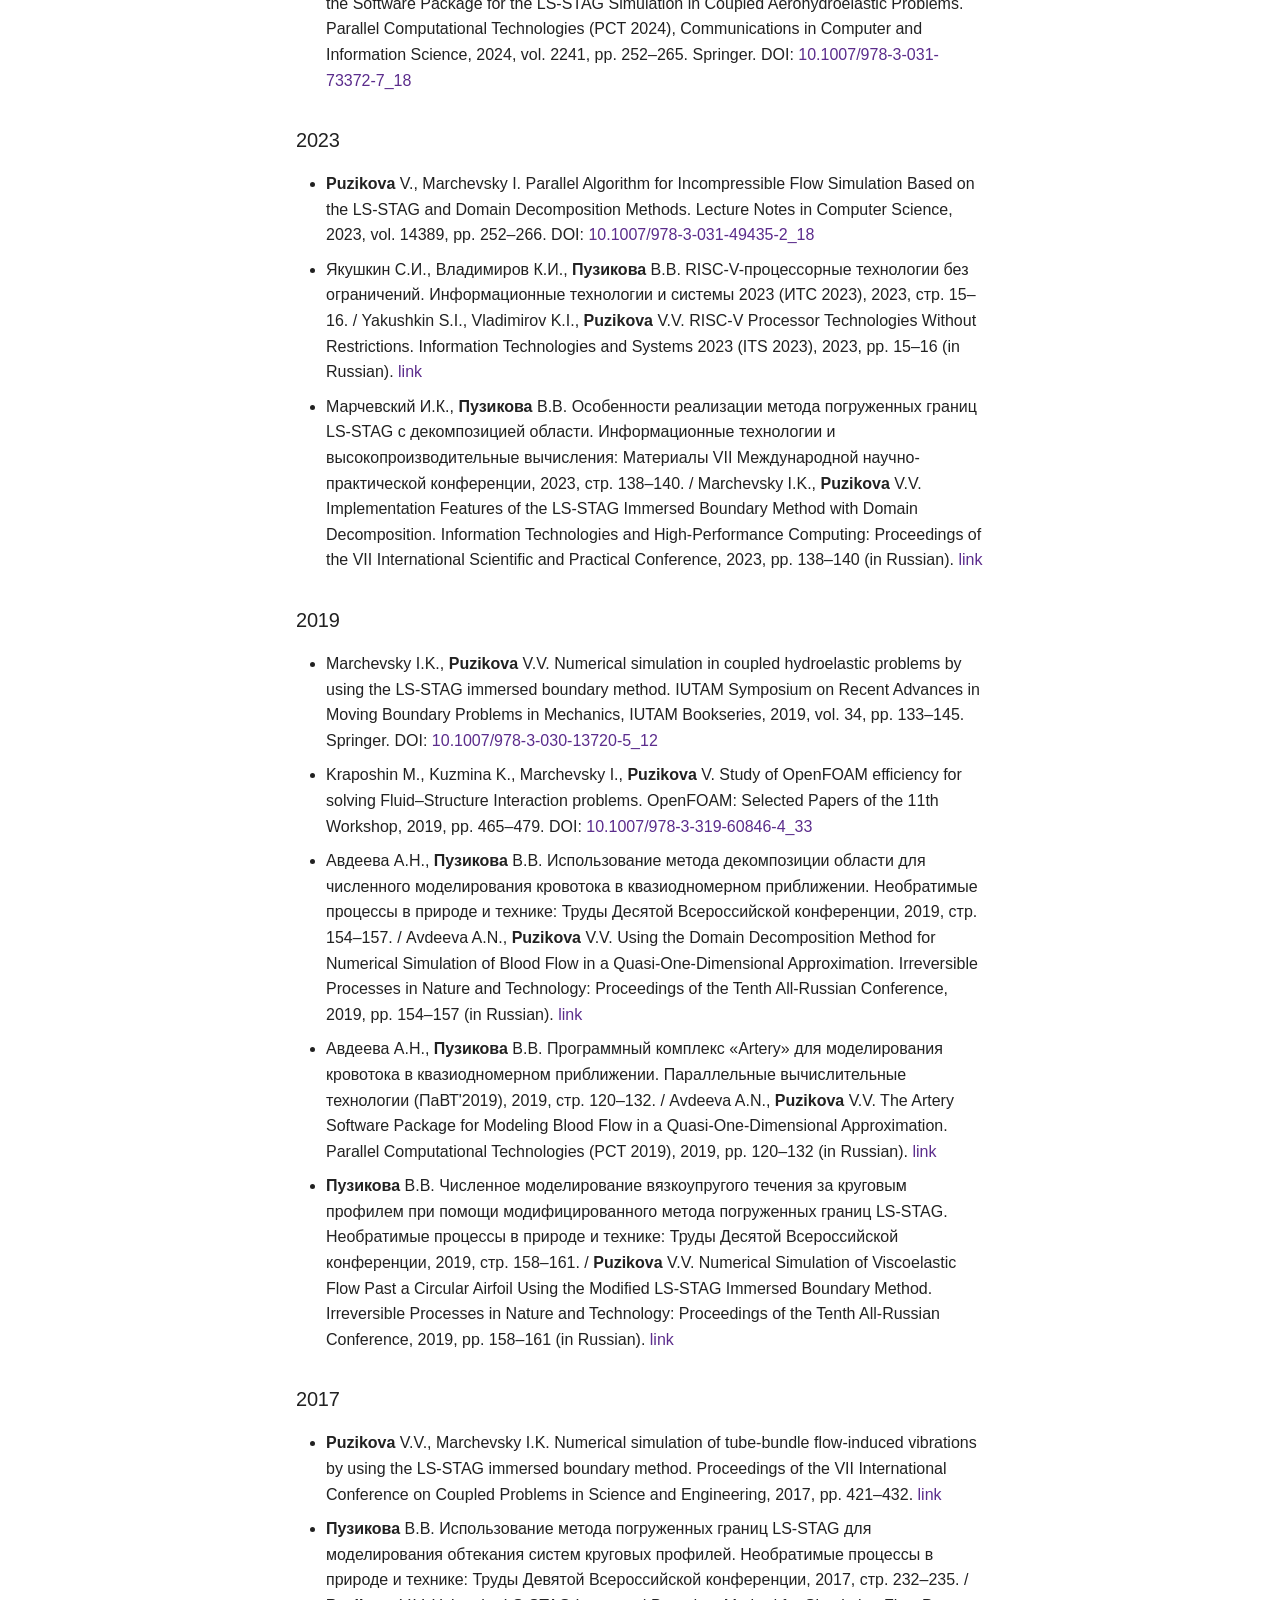
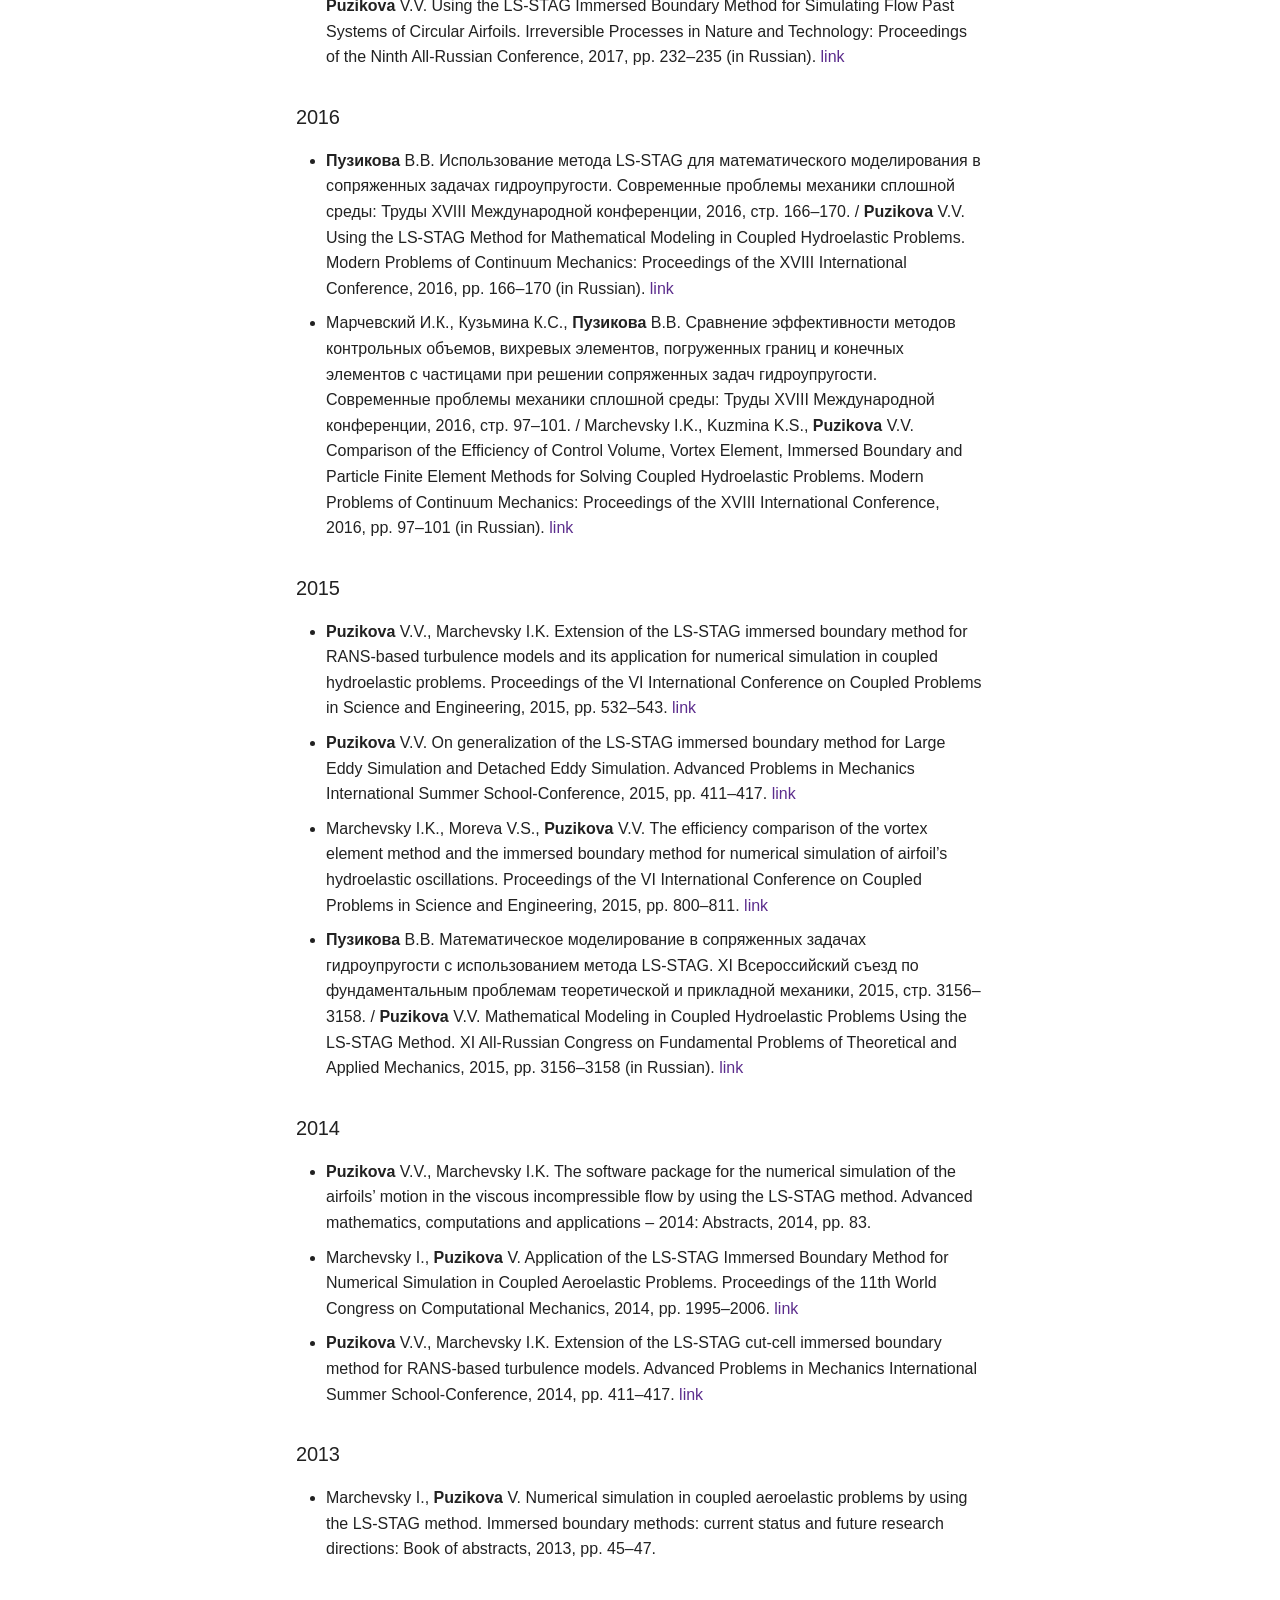
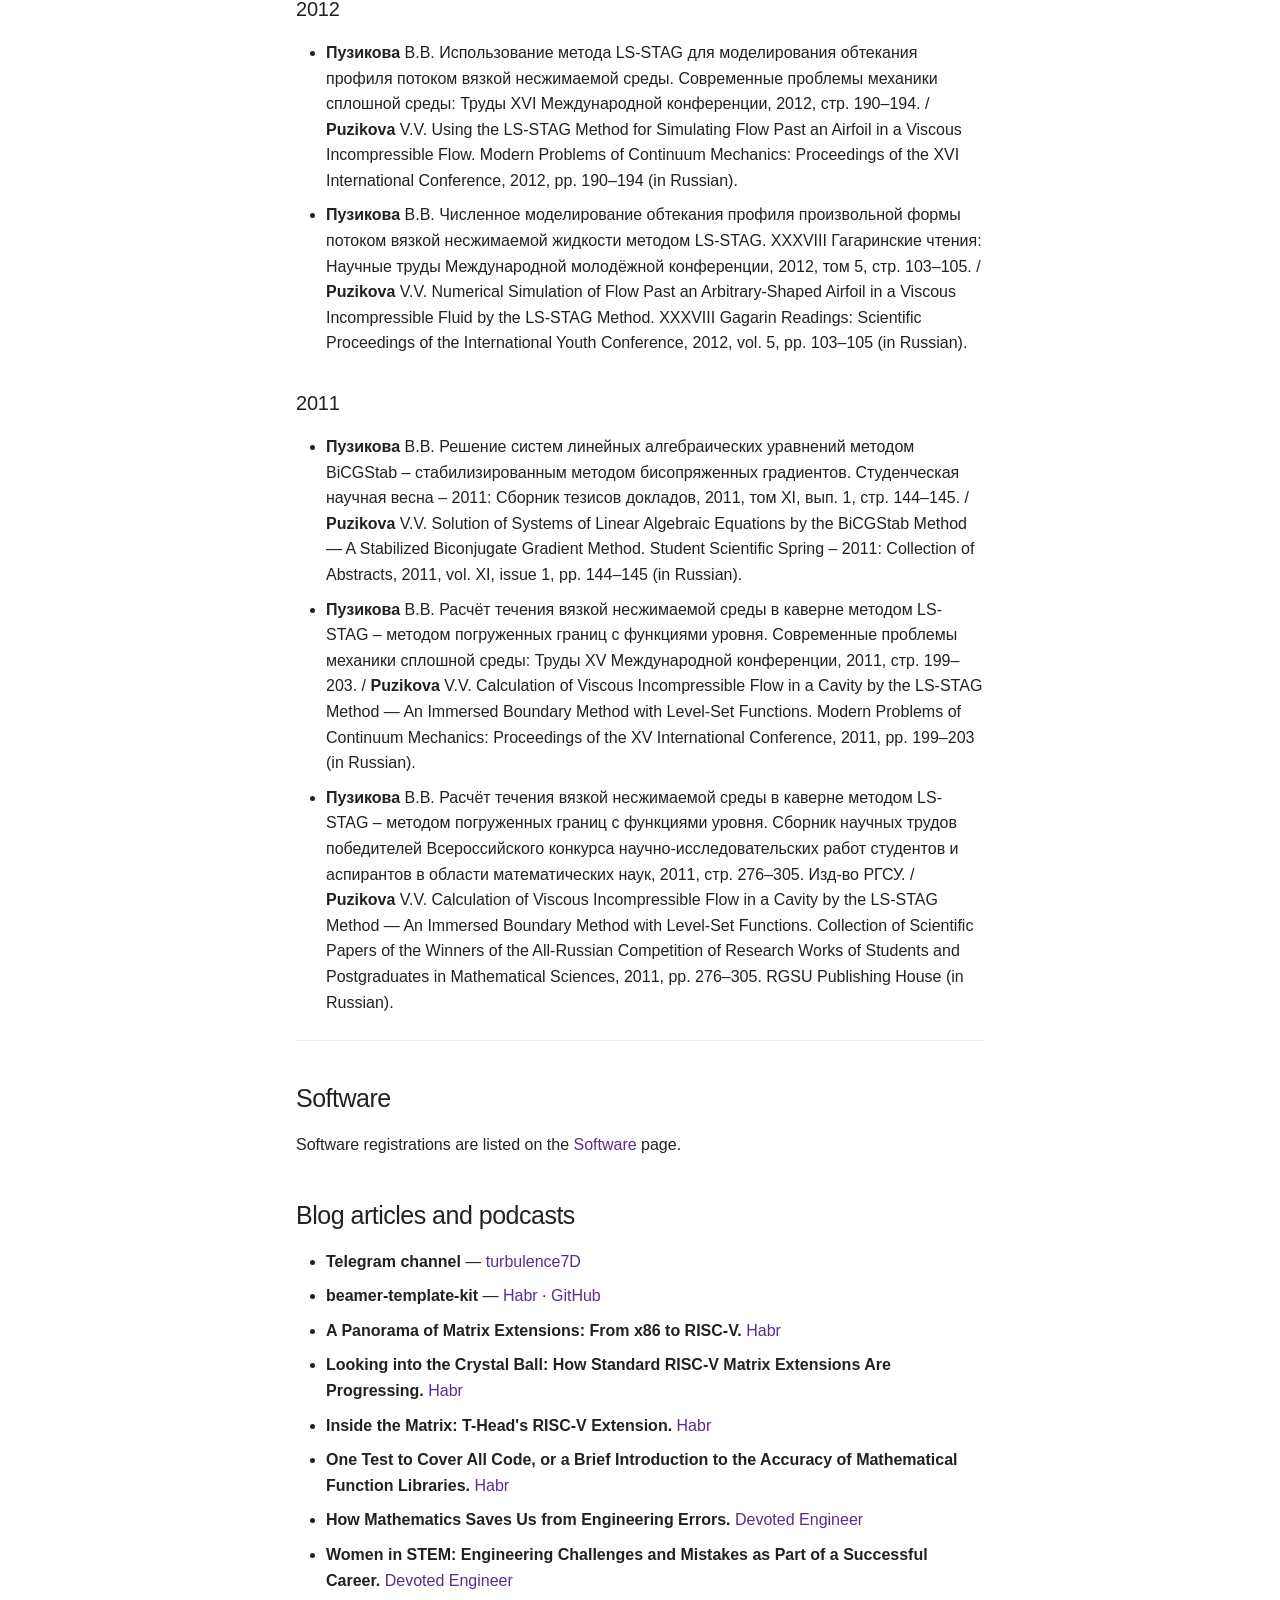
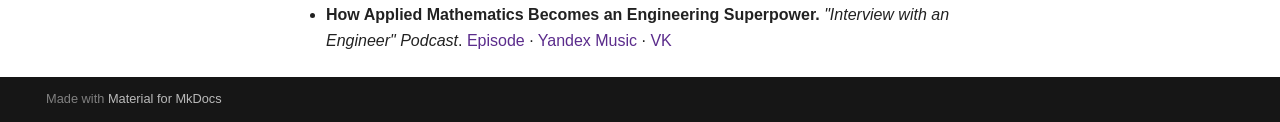
<file: publications/index.html>
<!doctype html>
<html lang="en" class="no-js">
  <head>
    
      <meta charset="utf-8">
      <meta name="viewport" content="width=device-width,initial-scale=1">
      
        <meta name="description" content="CFD, immersed boundary methods, HPC, verification and validation">
      
      
      
        <link rel="canonical" href="https://vvp-cfd.github.io/publications/">
      
      
        <link rel="prev" href="..">
      
      
        <link rel="next" href="../conferences/">
      
      
        
      
      
      <link rel="icon" href="../assets/images/favicon.png">
      <meta name="generator" content="mkdocs-1.6.1, mkdocs-material-9.7.7">
    
    
      
        <title>Publications - Valeria Puzikova</title>
      
    
    
      <link rel="stylesheet" href="../assets/stylesheets/main.ec1eaa64.min.css">
      
        
        <link rel="stylesheet" href="../assets/stylesheets/palette.ab4e12ef.min.css">
      
      


    
    
      
    
    
      
    
    
      <link rel="stylesheet" href="../assets/extra.css">
    
    <script>__md_scope=new URL("..",location),__md_hash=e=>[...e].reduce(((e,_)=>(e<<5)-e+_.charCodeAt(0)),0),__md_get=(e,_=localStorage,t=__md_scope)=>JSON.parse(_.getItem(t.pathname+"."+e)),__md_set=(e,_,t=localStorage,a=__md_scope)=>{try{t.setItem(a.pathname+"."+e,JSON.stringify(_))}catch(e){}}</script>
    
      

    
    
  </head>
  
  
    
    
      
    
    
    
    
    <body dir="ltr" data-md-color-scheme="default" data-md-color-primary="custom" data-md-color-accent="custom">
  
    
    <input class="md-toggle" data-md-toggle="drawer" type="checkbox" id="__drawer" autocomplete="off">
    <input class="md-toggle" data-md-toggle="search" type="checkbox" id="__search" autocomplete="off">
    <label class="md-overlay" for="__drawer"></label>
    <div data-md-component="skip">
      
        
        <a href="#publications" class="md-skip">
          Skip to content
        </a>
      
    </div>
    <div data-md-component="announce">
      
    </div>
    
    
      

  

<header class="md-header md-header--shadow" data-md-component="header">
  <nav class="md-header__inner md-grid" aria-label="Header">
    <a href=".." title="Valeria Puzikova" class="md-header__button md-logo" aria-label="Valeria Puzikova" data-md-component="logo">
      
  
  <svg xmlns="http://www.w3.org/2000/svg" viewBox="0 0 24 24"><path d="M12 8a3 3 0 0 0 3-3 3 3 0 0 0-3-3 3 3 0 0 0-3 3 3 3 0 0 0 3 3m0 3.54C9.64 9.35 6.5 8 3 8v11c3.5 0 6.64 1.35 9 3.54 2.36-2.19 5.5-3.54 9-3.54V8c-3.5 0-6.64 1.35-9 3.54"/></svg>

    </a>
    <label class="md-header__button md-icon" for="__drawer">
      
      <svg xmlns="http://www.w3.org/2000/svg" viewBox="0 0 24 24"><path d="M3 6h18v2H3zm0 5h18v2H3zm0 5h18v2H3z"/></svg>
    </label>
    <div class="md-header__title" data-md-component="header-title">
      <div class="md-header__ellipsis">
        <div class="md-header__topic">
          <span class="md-ellipsis">
            Valeria Puzikova
          </span>
        </div>
        <div class="md-header__topic" data-md-component="header-topic">
          <span class="md-ellipsis">
            
              Publications
            
          </span>
        </div>
      </div>
    </div>
    
      
        <form class="md-header__option" data-md-component="palette">
  
    
    
    
    <input class="md-option" data-md-color-media="" data-md-color-scheme="default" data-md-color-primary="custom" data-md-color-accent="custom"  aria-label="Switch to dark mode"  type="radio" name="__palette" id="__palette_0">
    
      <label class="md-header__button md-icon" title="Switch to dark mode" for="__palette_1" hidden>
        <svg xmlns="http://www.w3.org/2000/svg" viewBox="0 0 24 24"><path d="m17.75 4.09-2.53 1.94.91 3.06-2.63-1.81-2.63 1.81.91-3.06-2.53-1.94L12.44 4l1.06-3 1.06 3zm3.5 6.91-1.64 1.25.59 1.98-1.7-1.17-1.7 1.17.59-1.98L15.75 11l2.06-.05L18.5 9l.69 1.95zm-2.28 4.95c.83-.08 1.72 1.1 1.19 1.85-.32.45-.66.87-1.08 1.27C15.17 23 8.84 23 4.94 19.07c-3.91-3.9-3.91-10.24 0-14.14.4-.4.82-.76 1.27-1.08.75-.53 1.93.36 1.85 1.19-.27 2.86.69 5.83 2.89 8.02a9.96 9.96 0 0 0 8.02 2.89m-1.64 2.02a12.08 12.08 0 0 1-7.8-3.47c-2.17-2.19-3.33-5-3.49-7.82-2.81 3.14-2.7 7.96.31 10.98 3.02 3.01 7.84 3.12 10.98.31"/></svg>
      </label>
    
  
    
    
    
    <input class="md-option" data-md-color-media="" data-md-color-scheme="slate" data-md-color-primary="custom" data-md-color-accent="custom"  aria-label="Switch to light mode"  type="radio" name="__palette" id="__palette_1">
    
      <label class="md-header__button md-icon" title="Switch to light mode" for="__palette_0" hidden>
        <svg xmlns="http://www.w3.org/2000/svg" viewBox="0 0 24 24"><path d="M12 7a5 5 0 0 1 5 5 5 5 0 0 1-5 5 5 5 0 0 1-5-5 5 5 0 0 1 5-5m0 2a3 3 0 0 0-3 3 3 3 0 0 0 3 3 3 3 0 0 0 3-3 3 3 0 0 0-3-3m0-7 2.39 3.42C13.65 5.15 12.84 5 12 5s-1.65.15-2.39.42zM3.34 7l4.16-.35A7.2 7.2 0 0 0 5.94 8.5c-.44.74-.69 1.5-.83 2.29zm.02 10 1.76-3.77a7.131 7.131 0 0 0 2.38 4.14zM20.65 7l-1.77 3.79a7.02 7.02 0 0 0-2.38-4.15zm-.01 10-4.14.36c.59-.51 1.12-1.14 1.54-1.86.42-.73.69-1.5.83-2.29zM12 22l-2.41-3.44c.74.27 1.55.44 2.41.44.82 0 1.63-.17 2.37-.44z"/></svg>
      </label>
    
  
</form>
      
    
    
      <script>var palette=__md_get("__palette");if(palette&&palette.color){if("(prefers-color-scheme)"===palette.color.media){var media=matchMedia("(prefers-color-scheme: light)"),input=document.querySelector(media.matches?"[data-md-color-media='(prefers-color-scheme: light)']":"[data-md-color-media='(prefers-color-scheme: dark)']");palette.color.media=input.getAttribute("data-md-color-media"),palette.color.scheme=input.getAttribute("data-md-color-scheme"),palette.color.primary=input.getAttribute("data-md-color-primary"),palette.color.accent=input.getAttribute("data-md-color-accent")}for(var[key,value]of Object.entries(palette.color))document.body.setAttribute("data-md-color-"+key,value)}</script>
    
    
    
      
      
        <label class="md-header__button md-icon" for="__search">
          
          <svg xmlns="http://www.w3.org/2000/svg" viewBox="0 0 24 24"><path d="M9.5 3A6.5 6.5 0 0 1 16 9.5c0 1.61-.59 3.09-1.56 4.23l.27.27h.79l5 5-1.5 1.5-5-5v-.79l-.27-.27A6.52 6.52 0 0 1 9.5 16 6.5 6.5 0 0 1 3 9.5 6.5 6.5 0 0 1 9.5 3m0 2C7 5 5 7 5 9.5S7 14 9.5 14 14 12 14 9.5 12 5 9.5 5"/></svg>
        </label>
        <div class="md-search" data-md-component="search" role="dialog">
  <label class="md-search__overlay" for="__search"></label>
  <div class="md-search__inner" role="search">
    <form class="md-search__form" name="search">
      <input type="text" class="md-search__input" name="query" aria-label="Search" placeholder="Search" autocapitalize="off" autocorrect="off" autocomplete="off" spellcheck="false" data-md-component="search-query" required>
      <label class="md-search__icon md-icon" for="__search">
        
        <svg xmlns="http://www.w3.org/2000/svg" viewBox="0 0 24 24"><path d="M9.5 3A6.5 6.5 0 0 1 16 9.5c0 1.61-.59 3.09-1.56 4.23l.27.27h.79l5 5-1.5 1.5-5-5v-.79l-.27-.27A6.52 6.52 0 0 1 9.5 16 6.5 6.5 0 0 1 3 9.5 6.5 6.5 0 0 1 9.5 3m0 2C7 5 5 7 5 9.5S7 14 9.5 14 14 12 14 9.5 12 5 9.5 5"/></svg>
        
        <svg xmlns="http://www.w3.org/2000/svg" viewBox="0 0 24 24"><path d="M20 11v2H8l5.5 5.5-1.42 1.42L4.16 12l7.92-7.92L13.5 5.5 8 11z"/></svg>
      </label>
      <nav class="md-search__options" aria-label="Search">
        
        <button type="reset" class="md-search__icon md-icon" title="Clear" aria-label="Clear" tabindex="-1">
          
          <svg xmlns="http://www.w3.org/2000/svg" viewBox="0 0 24 24"><path d="M19 6.41 17.59 5 12 10.59 6.41 5 5 6.41 10.59 12 5 17.59 6.41 19 12 13.41 17.59 19 19 17.59 13.41 12z"/></svg>
        </button>
      </nav>
      
        <div class="md-search__suggest" data-md-component="search-suggest"></div>
      
    </form>
    <div class="md-search__output">
      <div class="md-search__scrollwrap" tabindex="0" data-md-scrollfix>
        <div class="md-search-result" data-md-component="search-result">
          <div class="md-search-result__meta">
            Initializing search
          </div>
          <ol class="md-search-result__list" role="presentation"></ol>
        </div>
      </div>
    </div>
  </div>
</div>
      
    
    
  </nav>
  
</header>
    
    <div class="md-container" data-md-component="container">
      
      
        
          
        
      
      <main class="md-main" data-md-component="main">
        <div class="md-main__inner md-grid">
          
            
              
              <div class="md-sidebar md-sidebar--primary" data-md-component="sidebar" data-md-type="navigation" >
                <div class="md-sidebar__scrollwrap">
                  <div class="md-sidebar__inner">
                    



<nav class="md-nav md-nav--primary" aria-label="Navigation" data-md-level="0">
  <label class="md-nav__title" for="__drawer">
    <a href=".." title="Valeria Puzikova" class="md-nav__button md-logo" aria-label="Valeria Puzikova" data-md-component="logo">
      
  
  <svg xmlns="http://www.w3.org/2000/svg" viewBox="0 0 24 24"><path d="M12 8a3 3 0 0 0 3-3 3 3 0 0 0-3-3 3 3 0 0 0-3 3 3 3 0 0 0 3 3m0 3.54C9.64 9.35 6.5 8 3 8v11c3.5 0 6.64 1.35 9 3.54 2.36-2.19 5.5-3.54 9-3.54V8c-3.5 0-6.64 1.35-9 3.54"/></svg>

    </a>
    Valeria Puzikova
  </label>
  
  <ul class="md-nav__list" data-md-scrollfix>
    
      
      
  
  
  
  
    <li class="md-nav__item">
      <a href=".." class="md-nav__link">
        
  
  
  <span class="md-ellipsis">
    
  
    Home
  

    
  </span>
  
  

      </a>
    </li>
  

    
      
      
  
  
    
  
  
  
    <li class="md-nav__item md-nav__item--active">
      
      <input class="md-nav__toggle md-toggle" type="checkbox" id="__toc">
      
      
        
      
      
        <label class="md-nav__link md-nav__link--active" for="__toc">
          
  
  
  <span class="md-ellipsis">
    
  
    Publications
  

    
  </span>
  
  

          <span class="md-nav__icon md-icon"></span>
        </label>
      
      <a href="./" class="md-nav__link md-nav__link--active">
        
  
  
  <span class="md-ellipsis">
    
  
    Publications
  

    
  </span>
  
  

      </a>
      
        

<nav class="md-nav md-nav--secondary" aria-label="Table of contents">
  
  
  
    
  
  
    <label class="md-nav__title" for="__toc">
      <span class="md-nav__icon md-icon"></span>
      Table of contents
    </label>
    <ul class="md-nav__list" data-md-component="toc" data-md-scrollfix>
      
        <li class="md-nav__item">
  <a href="#selected-publications" class="md-nav__link">
    <span class="md-ellipsis">
      
        Selected publications
      
    </span>
  </a>
  
</li>
      
        <li class="md-nav__item">
  <a href="#books" class="md-nav__link">
    <span class="md-ellipsis">
      
        Books
      
    </span>
  </a>
  
</li>
      
        <li class="md-nav__item">
  <a href="#theses" class="md-nav__link">
    <span class="md-ellipsis">
      
        Theses
      
    </span>
  </a>
  
</li>
      
        <li class="md-nav__item">
  <a href="#journal-articles" class="md-nav__link">
    <span class="md-ellipsis">
      
        Journal articles
      
    </span>
  </a>
  
    <nav class="md-nav" aria-label="Journal articles">
      <ul class="md-nav__list">
        
          <li class="md-nav__item">
  <a href="#2026" class="md-nav__link">
    <span class="md-ellipsis">
      
        2026
      
    </span>
  </a>
  
</li>
        
          <li class="md-nav__item">
  <a href="#2025" class="md-nav__link">
    <span class="md-ellipsis">
      
        2025
      
    </span>
  </a>
  
</li>
        
          <li class="md-nav__item">
  <a href="#2024" class="md-nav__link">
    <span class="md-ellipsis">
      
        2024
      
    </span>
  </a>
  
</li>
        
          <li class="md-nav__item">
  <a href="#2023" class="md-nav__link">
    <span class="md-ellipsis">
      
        2023
      
    </span>
  </a>
  
</li>
        
          <li class="md-nav__item">
  <a href="#2021" class="md-nav__link">
    <span class="md-ellipsis">
      
        2021
      
    </span>
  </a>
  
</li>
        
          <li class="md-nav__item">
  <a href="#2019" class="md-nav__link">
    <span class="md-ellipsis">
      
        2019
      
    </span>
  </a>
  
</li>
        
          <li class="md-nav__item">
  <a href="#2018" class="md-nav__link">
    <span class="md-ellipsis">
      
        2018
      
    </span>
  </a>
  
</li>
        
          <li class="md-nav__item">
  <a href="#2017" class="md-nav__link">
    <span class="md-ellipsis">
      
        2017
      
    </span>
  </a>
  
</li>
        
          <li class="md-nav__item">
  <a href="#2016" class="md-nav__link">
    <span class="md-ellipsis">
      
        2016
      
    </span>
  </a>
  
</li>
        
          <li class="md-nav__item">
  <a href="#2015" class="md-nav__link">
    <span class="md-ellipsis">
      
        2015
      
    </span>
  </a>
  
</li>
        
          <li class="md-nav__item">
  <a href="#2014" class="md-nav__link">
    <span class="md-ellipsis">
      
        2014
      
    </span>
  </a>
  
</li>
        
          <li class="md-nav__item">
  <a href="#2013" class="md-nav__link">
    <span class="md-ellipsis">
      
        2013
      
    </span>
  </a>
  
</li>
        
          <li class="md-nav__item">
  <a href="#2012" class="md-nav__link">
    <span class="md-ellipsis">
      
        2012
      
    </span>
  </a>
  
</li>
        
          <li class="md-nav__item">
  <a href="#2011" class="md-nav__link">
    <span class="md-ellipsis">
      
        2011
      
    </span>
  </a>
  
</li>
        
      </ul>
    </nav>
  
</li>
      
        <li class="md-nav__item">
  <a href="#conference-papers" class="md-nav__link">
    <span class="md-ellipsis">
      
        Conference papers
      
    </span>
  </a>
  
    <nav class="md-nav" aria-label="Conference papers">
      <ul class="md-nav__list">
        
          <li class="md-nav__item">
  <a href="#2026_1" class="md-nav__link">
    <span class="md-ellipsis">
      
        2026
      
    </span>
  </a>
  
</li>
        
          <li class="md-nav__item">
  <a href="#2024_1" class="md-nav__link">
    <span class="md-ellipsis">
      
        2024
      
    </span>
  </a>
  
</li>
        
          <li class="md-nav__item">
  <a href="#2023_1" class="md-nav__link">
    <span class="md-ellipsis">
      
        2023
      
    </span>
  </a>
  
</li>
        
          <li class="md-nav__item">
  <a href="#2019_1" class="md-nav__link">
    <span class="md-ellipsis">
      
        2019
      
    </span>
  </a>
  
</li>
        
          <li class="md-nav__item">
  <a href="#2017_1" class="md-nav__link">
    <span class="md-ellipsis">
      
        2017
      
    </span>
  </a>
  
</li>
        
          <li class="md-nav__item">
  <a href="#2016_1" class="md-nav__link">
    <span class="md-ellipsis">
      
        2016
      
    </span>
  </a>
  
</li>
        
          <li class="md-nav__item">
  <a href="#2015_1" class="md-nav__link">
    <span class="md-ellipsis">
      
        2015
      
    </span>
  </a>
  
</li>
        
          <li class="md-nav__item">
  <a href="#2014_1" class="md-nav__link">
    <span class="md-ellipsis">
      
        2014
      
    </span>
  </a>
  
</li>
        
          <li class="md-nav__item">
  <a href="#2013_1" class="md-nav__link">
    <span class="md-ellipsis">
      
        2013
      
    </span>
  </a>
  
</li>
        
          <li class="md-nav__item">
  <a href="#2012_1" class="md-nav__link">
    <span class="md-ellipsis">
      
        2012
      
    </span>
  </a>
  
</li>
        
          <li class="md-nav__item">
  <a href="#2011_1" class="md-nav__link">
    <span class="md-ellipsis">
      
        2011
      
    </span>
  </a>
  
</li>
        
      </ul>
    </nav>
  
</li>
      
        <li class="md-nav__item">
  <a href="#software" class="md-nav__link">
    <span class="md-ellipsis">
      
        Software
      
    </span>
  </a>
  
</li>
      
        <li class="md-nav__item">
  <a href="#blog-articles-and-podcasts" class="md-nav__link">
    <span class="md-ellipsis">
      
        Blog articles and podcasts
      
    </span>
  </a>
  
</li>
      
    </ul>
  
</nav>
      
    </li>
  

    
      
      
  
  
  
  
    <li class="md-nav__item">
      <a href="../conferences/" class="md-nav__link">
        
  
  
  <span class="md-ellipsis">
    
  
    Conferences
  

    
  </span>
  
  

      </a>
    </li>
  

    
      
      
  
  
  
  
    <li class="md-nav__item">
      <a href="../software/" class="md-nav__link">
        
  
  
  <span class="md-ellipsis">
    
  
    Software
  

    
  </span>
  
  

      </a>
    </li>
  

    
      
      
  
  
  
  
    <li class="md-nav__item">
      <a href="../scivis/" class="md-nav__link">
        
  
  
  <span class="md-ellipsis">
    
  
    SciVis
  

    
  </span>
  
  

      </a>
    </li>
  

    
  </ul>
</nav>
                  </div>
                </div>
              </div>
            
            
              
              <div class="md-sidebar md-sidebar--secondary" data-md-component="sidebar" data-md-type="toc" >
                <div class="md-sidebar__scrollwrap">
                  <div class="md-sidebar__inner">
                    

<nav class="md-nav md-nav--secondary" aria-label="Table of contents">
  
  
  
    
  
  
    <label class="md-nav__title" for="__toc">
      <span class="md-nav__icon md-icon"></span>
      Table of contents
    </label>
    <ul class="md-nav__list" data-md-component="toc" data-md-scrollfix>
      
        <li class="md-nav__item">
  <a href="#selected-publications" class="md-nav__link">
    <span class="md-ellipsis">
      
        Selected publications
      
    </span>
  </a>
  
</li>
      
        <li class="md-nav__item">
  <a href="#books" class="md-nav__link">
    <span class="md-ellipsis">
      
        Books
      
    </span>
  </a>
  
</li>
      
        <li class="md-nav__item">
  <a href="#theses" class="md-nav__link">
    <span class="md-ellipsis">
      
        Theses
      
    </span>
  </a>
  
</li>
      
        <li class="md-nav__item">
  <a href="#journal-articles" class="md-nav__link">
    <span class="md-ellipsis">
      
        Journal articles
      
    </span>
  </a>
  
    <nav class="md-nav" aria-label="Journal articles">
      <ul class="md-nav__list">
        
          <li class="md-nav__item">
  <a href="#2026" class="md-nav__link">
    <span class="md-ellipsis">
      
        2026
      
    </span>
  </a>
  
</li>
        
          <li class="md-nav__item">
  <a href="#2025" class="md-nav__link">
    <span class="md-ellipsis">
      
        2025
      
    </span>
  </a>
  
</li>
        
          <li class="md-nav__item">
  <a href="#2024" class="md-nav__link">
    <span class="md-ellipsis">
      
        2024
      
    </span>
  </a>
  
</li>
        
          <li class="md-nav__item">
  <a href="#2023" class="md-nav__link">
    <span class="md-ellipsis">
      
        2023
      
    </span>
  </a>
  
</li>
        
          <li class="md-nav__item">
  <a href="#2021" class="md-nav__link">
    <span class="md-ellipsis">
      
        2021
      
    </span>
  </a>
  
</li>
        
          <li class="md-nav__item">
  <a href="#2019" class="md-nav__link">
    <span class="md-ellipsis">
      
        2019
      
    </span>
  </a>
  
</li>
        
          <li class="md-nav__item">
  <a href="#2018" class="md-nav__link">
    <span class="md-ellipsis">
      
        2018
      
    </span>
  </a>
  
</li>
        
          <li class="md-nav__item">
  <a href="#2017" class="md-nav__link">
    <span class="md-ellipsis">
      
        2017
      
    </span>
  </a>
  
</li>
        
          <li class="md-nav__item">
  <a href="#2016" class="md-nav__link">
    <span class="md-ellipsis">
      
        2016
      
    </span>
  </a>
  
</li>
        
          <li class="md-nav__item">
  <a href="#2015" class="md-nav__link">
    <span class="md-ellipsis">
      
        2015
      
    </span>
  </a>
  
</li>
        
          <li class="md-nav__item">
  <a href="#2014" class="md-nav__link">
    <span class="md-ellipsis">
      
        2014
      
    </span>
  </a>
  
</li>
        
          <li class="md-nav__item">
  <a href="#2013" class="md-nav__link">
    <span class="md-ellipsis">
      
        2013
      
    </span>
  </a>
  
</li>
        
          <li class="md-nav__item">
  <a href="#2012" class="md-nav__link">
    <span class="md-ellipsis">
      
        2012
      
    </span>
  </a>
  
</li>
        
          <li class="md-nav__item">
  <a href="#2011" class="md-nav__link">
    <span class="md-ellipsis">
      
        2011
      
    </span>
  </a>
  
</li>
        
      </ul>
    </nav>
  
</li>
      
        <li class="md-nav__item">
  <a href="#conference-papers" class="md-nav__link">
    <span class="md-ellipsis">
      
        Conference papers
      
    </span>
  </a>
  
    <nav class="md-nav" aria-label="Conference papers">
      <ul class="md-nav__list">
        
          <li class="md-nav__item">
  <a href="#2026_1" class="md-nav__link">
    <span class="md-ellipsis">
      
        2026
      
    </span>
  </a>
  
</li>
        
          <li class="md-nav__item">
  <a href="#2024_1" class="md-nav__link">
    <span class="md-ellipsis">
      
        2024
      
    </span>
  </a>
  
</li>
        
          <li class="md-nav__item">
  <a href="#2023_1" class="md-nav__link">
    <span class="md-ellipsis">
      
        2023
      
    </span>
  </a>
  
</li>
        
          <li class="md-nav__item">
  <a href="#2019_1" class="md-nav__link">
    <span class="md-ellipsis">
      
        2019
      
    </span>
  </a>
  
</li>
        
          <li class="md-nav__item">
  <a href="#2017_1" class="md-nav__link">
    <span class="md-ellipsis">
      
        2017
      
    </span>
  </a>
  
</li>
        
          <li class="md-nav__item">
  <a href="#2016_1" class="md-nav__link">
    <span class="md-ellipsis">
      
        2016
      
    </span>
  </a>
  
</li>
        
          <li class="md-nav__item">
  <a href="#2015_1" class="md-nav__link">
    <span class="md-ellipsis">
      
        2015
      
    </span>
  </a>
  
</li>
        
          <li class="md-nav__item">
  <a href="#2014_1" class="md-nav__link">
    <span class="md-ellipsis">
      
        2014
      
    </span>
  </a>
  
</li>
        
          <li class="md-nav__item">
  <a href="#2013_1" class="md-nav__link">
    <span class="md-ellipsis">
      
        2013
      
    </span>
  </a>
  
</li>
        
          <li class="md-nav__item">
  <a href="#2012_1" class="md-nav__link">
    <span class="md-ellipsis">
      
        2012
      
    </span>
  </a>
  
</li>
        
          <li class="md-nav__item">
  <a href="#2011_1" class="md-nav__link">
    <span class="md-ellipsis">
      
        2011
      
    </span>
  </a>
  
</li>
        
      </ul>
    </nav>
  
</li>
      
        <li class="md-nav__item">
  <a href="#software" class="md-nav__link">
    <span class="md-ellipsis">
      
        Software
      
    </span>
  </a>
  
</li>
      
        <li class="md-nav__item">
  <a href="#blog-articles-and-podcasts" class="md-nav__link">
    <span class="md-ellipsis">
      
        Blog articles and podcasts
      
    </span>
  </a>
  
</li>
      
    </ul>
  
</nav>
                  </div>
                </div>
              </div>
            
          
          
            <div class="md-content" data-md-component="content">
              
              <article class="md-content__inner md-typeset">
                
                  



<h1 id="publications">Publications</h1>
<p>A list of journal articles, conference papers (including abstracts),
books and theses. Software and registered programs are on the <a href="../software/">Software</a>
page. The authoritative record is also available in
<a href="https://orcid.org/0000-0003-0712-4519">ORCID</a>. Russian-language items
are given in the original Russian and in English translation, separated by a slash.
Blog articles and podcasts are listed at the end.</p>
<h2 id="selected-publications">Selected publications</h2>
<ul>
<li>Marchevsky I., <strong>Puzikova</strong> V. Modification of the Level-Set Staggered immersed boundary method for turbulent flow simulation. Physics of Fluids, 2025, vol. 37, issue 8, pp. 85–118. DOI: <a href="https://doi.org/10.1063/5.0277899">10.1063/5.0277899</a></li>
<li>Marchevsky I., <strong>Puzikova</strong> V. Simulation of Power-Law Fluids Past a Rotating Circular Airfoil by Modified LS-STAG Immersed Boundary Cut-Cell Method. Computational and Experimental Simulations in Engineering (ICCES 2025), Mechanisms and Machine Science, 2026, vol. 201, pp. 1033–1043. Springer. DOI: <a href="https://doi.org/10.1007/978-3-032-17313-3_80">10.1007/978-3-032-17313-3_80</a></li>
<li><strong>Puzikova</strong> V.V. Domain decomposition preconditioning and parallelization for flow simulation by the LS-STAG immersed boundary method. Journal of Mathematical Sciences, 2026. DOI: <a href="https://doi.org/10.1007/s10958-026-08571-4">10.1007/s10958-026-08571-4</a></li>
</ul>
<hr />
<h2 id="books">Books</h2>
<ul>
<li><strong>Пузикова</strong> В.В. Неньютоновские жидкости: от математических моделей до построения численных методов и программной реализации. Учебное пособие для вузов. Лань, 2026. 132 с. / <strong>Puzikova</strong> V.V. Non-Newtonian Fluids: From Mathematical Models to the Construction of Numerical Methods and Software Implementation. Textbook for Universities. Lan, 2026. 132 p. (in Russian). <a href="https://lanbook.ru/catalog/matematika/nenyutonovskie-zhidkosti-ot-matematicheskikh-modeley-do-postroeniya-chislennykh-metodov-i-programmnoy-realizatsii/">publisher page</a></li>
</ul>
<h2 id="theses">Theses</h2>
<ul>
<li><strong>Пузикова</strong> В.В. Разработка модификации метода погруженных границ LS-STAG для математического моделирования в сопряженных задачах гидроупругости. Диссертация на соискание учёной степени кандидата физико-математических наук, 05.13.18. МГТУ им. Н. Э. Баумана, 2016. 150 с. / <strong>Puzikova</strong> V.V. Development of a Modification of the LS-STAG Immersed Boundary Method for Mathematical Modeling in Coupled Hydroelastic Problems. Candidate of Physical and Mathematical Sciences Dissertation, 05.13.18. Bauman Moscow State Technical University, 2016. 150 p. (in Russian). <a href="https://www.elibrary.ru/item.asp?id=28810902">link</a></li>
</ul>
<h2 id="journal-articles">Journal articles</h2>
<h3 id="2026">2026</h3>
<ul>
<li><strong>Puzikova</strong> V.V. Development of Solvers for Systems of Linear Algebraic Equations for Cell-Centered Methods with a 7-Point Discretization Stencil. Technical Physics, 2026, vol. 71, issue 5, pp. 313–326. DOI: <a href="https://doi.org/10.1134/s1063784226700313">10.1134/s1063784226700313</a></li>
<li><strong>Puzikova</strong> V.V. Domain decomposition preconditioning and parallelization for flow simulation by the LS-STAG immersed boundary method. Journal of Mathematical Sciences, 2026. DOI: <a href="https://doi.org/10.1007/s10958-026-08571-4">10.1007/s10958-026-08571-4</a></li>
<li><strong>Пузикова</strong> В.В. Предобуславливание и распараллеливание вычислений в моделировании течений методом погруженных границ LS-STAG с декомпозицией области. Итоги науки и техники. Современная математика и ее приложения. Тематические обзоры, 2026, том 248, стр. 96–109. / <strong>Puzikova</strong> V.V. Preconditioning and Parallelization of Computations in LS-STAG Immersed Boundary Flow Simulations with Domain Decomposition. Itogi Nauki i Tekhniki. Modern Mathematics and Its Applications. Thematic Reviews, 2026, vol. 248, pp. 96–109 (in Russian). DOI: <a href="https://doi.org/10.36535/2782-4438-2026-248-96-109">10.36535/2782-4438-2026-248-96-109</a></li>
</ul>
<h3 id="2025">2025</h3>
<ul>
<li>Marchevsky I., <strong>Puzikova</strong> V. Modification of the Level-Set Staggered immersed boundary method for turbulent flow simulation. Physics of Fluids, 2025, vol. 37, issue 8, pp. 85–118. DOI: <a href="https://doi.org/10.1063/5.0277899">10.1063/5.0277899</a></li>
<li>Марчевский И.К., <strong>Пузикова</strong> В.В. Модификация метода погруженных границ LS-STAG для моделирования течений неньютоновских вязких жидкостей. Труды ИСП РАН, 2025, том 37, вып. 1, стр. 217–234. / Marchevsky I.K., <strong>Puzikova</strong> V.V. Modification of the LS-STAG Immersed Boundary Method for Simulating Flows of Non-Newtonian Viscous Fluids. Trudy ISP RAN/Proc. ISP RAS, 2025, vol. 37, issue 1, pp. 217–234 (in Russian). DOI: <a href="https://doi.org/10.15514/ISPRAS-2025-37(1)-13">10.15514/ISPRAS-2025-37(1)-13</a></li>
</ul>
<h3 id="2024">2024</h3>
<ul>
<li><strong>Пузикова</strong> В.В. Численное моделирование обтекания систем из круговых профилей с двумя степенями свободы модифицированным методом LS-STAG. Современные информационные технологии и ИТ-образование, 2024, том 20, вып. 3, стр. 583–589. / <strong>Puzikova</strong> V.V. Numerical Simulation of Flow Past Systems of Circular Airfoils with Two Degrees of Freedom by the Modified LS-STAG Method. Modern Information Technologies and IT-Education, 2024, vol. 20, issue 3, pp. 583–589 (in Russian). DOI: <a href="https://doi.org/10.25559/SITITO.020.202403.583-589">10.25559/SITITO.020.202403.583-589</a></li>
</ul>
<h3 id="2023">2023</h3>
<ul>
<li>Марчевский И.К., <strong>Пузикова</strong> В.В. Использование метода декомпозиции области для распараллеливания моделирования течения вязкой несжимаемой среды методом LS-STAG и дополнительного предобуславливания. Труды ИСП РАН, 2023, том 35, вып. 5, стр. 287–302. / Marchevsky I.K., <strong>Puzikova</strong> V.V. Using the Domain Decomposition Method for Parallelizing Viscous Incompressible Flow Simulation by the LS-STAG Method and Additional Preconditioning. Trudy ISP RAN/Proc. ISP RAS, 2023, vol. 35, issue 5, pp. 287–302 (in Russian). DOI: <a href="https://doi.org/10.15514/ispras-2022-35(5)-19">10.15514/ispras-2022-35(5)-19</a></li>
<li>Зайцева К.А., <strong>Пузикова</strong> В.В., Соколов А.Д. О проблемах использования библиотеки OpenBLAS в продуктовом коде на RISC-V. Труды ИСП РАН, 2023, том 35, вып. 5, стр. 91–106. / Zaytseva K.A., <strong>Puzikova</strong> V.V., Sokolov A.D. On the Problems of Using the OpenBLAS Library in Production Code on RISC-V. Trudy ISP RAN/Proc. ISP RAS, 2023, vol. 35, issue 5, pp. 91–106 (in Russian). DOI: <a href="https://doi.org/10.15514/ispras-2022-35(5)-7">10.15514/ispras-2022-35(5)-7</a></li>
</ul>
<h3 id="2021">2021</h3>
<ul>
<li>Marchevsky I.K., <strong>Puzikova</strong> V.V. The modified LS-STAG method application for planar viscoelastic flow computation in a 4:1 contraction channel. Herald of the Bauman Moscow State Technical University. Natural Sciences, 2021, issue 3, pp. 46–63. DOI: <a href="https://doi.org/10.18698/1812-3368-2021-3-46-63">10.18698/1812-3368-2021-3-46-63</a></li>
</ul>
<h3 id="2019">2019</h3>
<ul>
<li><strong>Puzikova</strong> V.V. Simulation of viscoelastic flow past circular airfoil by using the modified LS-STAG immersed boundary method. Journal of Physics: Conference Series, 2019, vol. 1348, issue 1, pp. 1–8. DOI: <a href="https://doi.org/10.1088/1742-6596/1348/1/012093">10.1088/1742-6596/1348/1/012093</a></li>
</ul>
<h3 id="2018">2018</h3>
<ul>
<li>Авдеева А.Н., <strong>Пузикова</strong> В.В. Применение параллельных алгоритмов при численном моделировании кровотока в квазиодномерном приближении. Труды ИСП РАН, 2018, том 30, вып. 2, стр. 301–316. / Avdeeva A.N., <strong>Puzikova</strong> V.V. Application of Parallel Algorithms in Numerical Simulation of Blood Flow in a Quasi-One-Dimensional Approximation. Trudy ISP RAN/Proc. ISP RAS, 2018, vol. 30, issue 2, pp. 301–316 (in Russian). DOI: <a href="https://doi.org/10.15514/ISPRAS-2018-30(2)-15">10.15514/ISPRAS-2018-30(2)-15</a></li>
<li>Марчевский И.К., <strong>Пузикова</strong> В.В. Сравнение эффективности решателей разреженных систем линейных алгебраических уравнений на основе методов BiCGStab и FGMRES. Труды ИСП РАН, 2018, том 30, вып. 1, стр. 195–214. / Marchevsky I.K., <strong>Puzikova</strong> V.V. Comparison of the Efficiency of Sparse Linear Algebraic Equation Solvers Based on the BiCGStab and FGMRES Methods. Trudy ISP RAN/Proc. ISP RAS, 2018, vol. 30, issue 1, pp. 195–214 (in Russian). DOI: <a href="https://doi.org/10.15514/ISPRAS-2018-30(1)-13">10.15514/ISPRAS-2018-30(1)-13</a></li>
</ul>
<h3 id="2017">2017</h3>
<ul>
<li>Marchevsky I.K., <strong>Puzikova</strong> V.V. Modification of the LS-STAG immersed boundary method for simulating turbulent flows. Herald of the Bauman Moscow State Technical University. Natural Sciences, 2017, issue 5, pp. 19–34. DOI: <a href="https://doi.org/10.18698/1812-3368-2017-5-19-34">10.18698/1812-3368-2017-5-19-34</a></li>
<li>Marchevskii I.K., <strong>Puzikova</strong> V.V. Numerical simulation of the flow around two circular airfoils positioned across the stream using the LS-STAG method. Journal of Machinery Manufacture and Reliability, 2017, vol. 46, issue 2, pp. 114–119. DOI: <a href="https://doi.org/10.3103/S105261881702011X">10.3103/S105261881702011X</a></li>
<li>Marchevsky I.K., <strong>Puzikova</strong> V.V. Numerical simulation of wind turbine rotors autorotation by using the modified LS-STAG immersed boundary method. International Journal of Rotating Machinery, 2017, vol. 2017, pp. 1–7. DOI: <a href="https://doi.org/10.1155/2017/6418108">10.1155/2017/6418108</a></li>
<li><strong>Пузикова</strong> В.В. Модификация метода погруженных границ LS-STAG для моделирования течений вязкоупругих жидкостей. Труды ИСП РАН, 2017, том 29, вып. 1, стр. 71–84. / <strong>Puzikova</strong> V.V. The LS-STAG Immersed Boundary Method Modification for Viscoelastic Flow Computations. Trudy ISP RAN/Proc. ISP RAS, 2017, vol. 29, issue 1, pp. 71–84 (in Russian). DOI: <a href="https://doi.org/10.15514/ISPRAS-2017-29(1)-5">10.15514/ISPRAS-2017-29(1)-5</a></li>
<li><strong>Пузикова</strong> В.В. Численное моделирование обтекания пары подвижных круговых профилей методом погруженных границ LS-STAG. Математическое моделирование, 2017, том 29, вып. 10, стр. 60–74. / <strong>Puzikova</strong> V.V. Numerical Simulation of Flow Past a Pair of Moving Circular Airfoils by the LS-STAG Immersed Boundary Method. Mathematical Modeling, 2017, vol. 29, issue 10, pp. 60–74 (in Russian). <a href="https://www.mathnet.ru/eng/mm3899">link</a></li>
</ul>
<h3 id="2016">2016</h3>
<ul>
<li>Marchevskii I.K., <strong>Puzikova</strong> V.V. Numerical simulation of the flow around two fixed circular airfoils positioned in tandem using the LS-STAG method. Journal of Machinery Manufacture and Reliability, 2016, vol. 45, issue 2, pp. 130–136. DOI: <a href="https://doi.org/10.3103/S1052618816020084">10.3103/S1052618816020084</a></li>
<li><strong>Пузикова</strong> В.В. Реализация параллельных вычислений в программном комплексе «LS-STAG_turb» для моделирования течений вязкой несжимаемой среды на системах с общей памятью. Труды ИСП РАН, 2016, том 28, вып. 1, стр. 221–242. / <strong>Puzikova</strong> V.V. Implementation of Parallel Computations in the LS-STAG_turb Software Package for Simulating Viscous Incompressible Flows on Shared-Memory Systems. Trudy ISP RAN/Proc. ISP RAS, 2016, vol. 28, issue 1, pp. 221–242 (in Russian). DOI: <a href="https://doi.org/10.15514/ISPRAS-2016-28(1)-13">10.15514/ISPRAS-2016-28(1)-13</a></li>
</ul>
<h3 id="2015">2015</h3>
<ul>
<li>Марчевский И.К., <strong>Пузикова</strong> В.В. Исследование эффективности распараллеливания вычислений при моделировании течений вязкой несжимаемой среды методом LS-STAG на системах с общей памятью. Вычислительные методы и программирование, 2015, том 16, стр. 595–606. / Marchevsky I.K., <strong>Puzikova</strong> V.V. Study of the Efficiency of Parallelization of Computations in Simulating Viscous Incompressible Flows by the LS-STAG Method on Shared-Memory Systems. Computational Methods and Programming, 2015, vol. 16, pp. 595–606 (in Russian). DOI: <a href="https://doi.org/10.26089/NumMet.v16r456">10.26089/NumMet.v16r456</a></li>
</ul>
<h3 id="2014">2014</h3>
<ul>
<li>Марчевский И.К., <strong>Пузикова</strong> В.В. Анализ эффективности итерационных методов решения систем линейных алгебраических уравнений. Математическое моделирование и численные методы, 2014, вып. 4, стр. 37–52. / Marchevsky I.K., <strong>Puzikova</strong> V.V. Analysis of the Efficiency of Iterative Methods for Solving Systems of Linear Algebraic Equations. Mathematical Modeling and Numerical Methods, 2014, issue 4, pp. 37–52 (in Russian). <a href="https://www.elibrary.ru/item.asp?id=22895445">link</a></li>
<li><strong>Пузикова</strong> В.В. Архитектура программного комплекса для численного моделирования движения профилей в потоке вязкой несжимаемой среды методом LS-STAG. Молодежный научно-технический вестник, 2014, вып. 7. / <strong>Puzikova</strong> V.V. Architecture of a Software Package for Numerical Simulation of Airfoil Motion in a Viscous Incompressible Flow by the LS-STAG Method. Youth Scientific and Technical Bulletin, 2014, issue 7 (in Russian). <a href="http://sntbul.bmstu.ru/doc/727985.html">link</a></li>
<li>Марчевский И.К., <strong>Пузикова</strong> В.В. Моделирование обтекания кругового профиля, совершающего вращательные колебания, методом LS-STAG. Вестник МГТУ им. Н. Э. Баумана. Естественные науки, 2014, вып. 3, стр. 93–107. / Marchevsky I.K., <strong>Puzikova</strong> V.V. Simulation of Flow Past a Circular Airfoil Performing Rotational Oscillations by the LS-STAG Method. Herald of the Bauman Moscow State Technical University. Natural Sciences, 2014, issue 3, pp. 93–107 (in Russian). <a href="https://www.elibrary.ru/item.asp?id=21613511">link</a></li>
</ul>
<h3 id="2013">2013</h3>
<ul>
<li>Марчевский И.К., <strong>Пузикова</strong> В.В. Анализ эффективности итерационных методов решения систем линейных алгебраических уравнений, реализованных в пакете OpenFOAM. Труды ИСП РАН, 2013, том 24, стр. 71–85. / Marchevsky I.K., <strong>Puzikova</strong> V.V. Analysis of the Efficiency of Iterative Methods for Solving Systems of Linear Algebraic Equations Implemented in the OpenFOAM Package. Trudy ISP RAN/Proc. ISP RAS, 2013, vol. 24, pp. 71–85 (in Russian). DOI: <a href="https://doi.org/10.15514/ISPRAS-2013-24-4">10.15514/ISPRAS-2013-24-4</a></li>
<li><strong>Пузикова</strong> В.В. Особенности моделирования обтекания профиля методом LS-STAG. Молодежный научно-технический вестник, 2013, вып. 4. / <strong>Puzikova</strong> V.V. Features of Flow Past an Airfoil Simulation by the LS-STAG Method. Youth Scientific and Technical Bulletin, 2013, issue 4 (in Russian). <a href="http://sntbul.bmstu.ru/doc/567803.html">link</a></li>
</ul>
<h3 id="2012">2012</h3>
<ul>
<li><strong>Пузикова</strong> В.В. Построение функции уровня для профиля произвольной формы при моделировании его обтекания методом LS-STAG. Вестник МГТУ им. Н. Э. Баумана. Естественные науки. Специальный выпуск «Математическое моделирование в технике», 2012, вып. 2, стр. 163–173. / <strong>Puzikova</strong> V.V. Construction of a Level-Set Function for an Arbitrary Profile When Simulating Its Flow by the LS-STAG Method. Herald of the Bauman Moscow State Technical University. Natural Sciences. Special Issue "Mathematical Modeling in Engineering", 2012, issue 2, pp. 163–173 (in Russian).</li>
</ul>
<h3 id="2011">2011</h3>
<ul>
<li><strong>Пузикова</strong> В.В. Решение систем линейных алгебраических уравнений методом BiCGStab с предобуславливанием. Вестник МГТУ им. Н. Э. Баумана. Естественные науки. Специальный выпуск «Прикладная математика», 2011, стр. 124–133. / <strong>Puzikova</strong> V.V. Solution of Systems of Linear Algebraic Equations by the BiCGStab Method with Preconditioning. Herald of the Bauman Moscow State Technical University. Natural Sciences. Special Issue "Applied Mathematics", 2011, pp. 124–133 (in Russian). <a href="https://www.elibrary.ru/item.asp?id=17073913">link</a></li>
</ul>
<h2 id="conference-papers">Conference papers</h2>
<h3 id="2026_1">2026</h3>
<ul>
<li><strong>Puzikova</strong> V., Sokolov A., Zaytseva K. RISC-V Acceleration for Linear Algebra Problems: Eigen Library Enhancements with RVV Support. Lecture Notes in Computer Science, 2026, vol. 16185, pp. 185–199. DOI: <a href="https://doi.org/10.1007/978-3-032-06751-7_13">10.1007/978-3-032-06751-7_13</a></li>
<li>Marchevsky I., <strong>Puzikova</strong> V. Simulation of Power-Law Fluids Past a Rotating Circular Airfoil by Modified LS-STAG Immersed Boundary Cut-Cell Method. Computational and Experimental Simulations in Engineering (ICCES 2025), Mechanisms and Machine Science, 2026, vol. 201, pp. 1033–1043. Springer. DOI: <a href="https://doi.org/10.1007/978-3-032-17313-3_80">10.1007/978-3-032-17313-3_80</a></li>
</ul>
<h3 id="2024_1">2024</h3>
<ul>
<li>Marchevsky I., <strong>Puzikova</strong> V. An Extensible Approach to Organizing Parallel Computations in the Software Package for the LS-STAG Simulation in Coupled Aerohydroelastic Problems. Parallel Computational Technologies (PCT 2024), Communications in Computer and Information Science, 2024, vol. 2241, pp. 252–265. Springer. DOI: <a href="https://doi.org/10.1007/978-3-031-73372-7_18">10.1007/978-3-031-73372-7_18</a></li>
</ul>
<h3 id="2023_1">2023</h3>
<ul>
<li><strong>Puzikova</strong> V., Marchevsky I. Parallel Algorithm for Incompressible Flow Simulation Based on the LS-STAG and Domain Decomposition Methods. Lecture Notes in Computer Science, 2023, vol. 14389, pp. 252–266. DOI: <a href="https://doi.org/10.1007/978-3-031-49435-2_18">10.1007/978-3-031-49435-2_18</a></li>
<li>Якушкин С.И., Владимиров К.И., <strong>Пузикова</strong> В.В. RISC-V-процессорные технологии без ограничений. Информационные технологии и системы 2023 (ИТС 2023), 2023, стр. 15–16. / Yakushkin S.I., Vladimirov K.I., <strong>Puzikova</strong> V.V. RISC-V Processor Technologies Without Restrictions. Information Technologies and Systems 2023 (ITS 2023), 2023, pp. 15–16 (in Russian). <a href="https://its.bsuir.by/m/12_130111_1_180716.pdf">link</a></li>
<li>Марчевский И.К., <strong>Пузикова</strong> В.В. Особенности реализации метода погруженных границ LS-STAG с декомпозицией области. Информационные технологии и высокопроизводительные вычисления: Материалы VII Международной научно-практической конференции, 2023, стр. 138–140. / Marchevsky I.K., <strong>Puzikova</strong> V.V. Implementation Features of the LS-STAG Immersed Boundary Method with Domain Decomposition. Information Technologies and High-Performance Computing: Proceedings of the VII International Scientific and Practical Conference, 2023, pp. 138–140 (in Russian). <a href="https://www.elibrary.ru/item.asp?id=55002769">link</a></li>
</ul>
<h3 id="2019_1">2019</h3>
<ul>
<li>Marchevsky I.K., <strong>Puzikova</strong> V.V. Numerical simulation in coupled hydroelastic problems by using the LS-STAG immersed boundary method. IUTAM Symposium on Recent Advances in Moving Boundary Problems in Mechanics, IUTAM Bookseries, 2019, vol. 34, pp. 133–145. Springer. DOI: <a href="https://doi.org/10.1007/978-3-030-13720-5_12">10.1007/978-3-030-13720-5_12</a></li>
<li>Kraposhin M., Kuzmina K., Marchevsky I., <strong>Puzikova</strong> V. Study of OpenFOAM efficiency for solving Fluid–Structure Interaction problems. OpenFOAM: Selected Papers of the 11th Workshop, 2019, pp. 465–479. DOI: <a href="https://doi.org/10.1007/978-3-319-60846-4_33">10.1007/978-3-319-60846-4_33</a></li>
<li>Авдеева А.Н., <strong>Пузикова</strong> В.В. Использование метода декомпозиции области для численного моделирования кровотока в квазиодномерном приближении. Необратимые процессы в природе и технике: Труды Десятой Всероссийской конференции, 2019, стр. 154–157. / Avdeeva A.N., <strong>Puzikova</strong> V.V. Using the Domain Decomposition Method for Numerical Simulation of Blood Flow in a Quasi-One-Dimensional Approximation. Irreversible Processes in Nature and Technology: Proceedings of the Tenth All-Russian Conference, 2019, pp. 154–157 (in Russian). <a href="https://nppt.bmstu.ru/about">link</a></li>
<li>Авдеева А.Н., <strong>Пузикова</strong> В.В. Программный комплекс «Artery» для моделирования кровотока в квазиодномерном приближении. Параллельные вычислительные технологии (ПаВТ'2019), 2019, стр. 120–132. / Avdeeva A.N., <strong>Puzikova</strong> V.V. The Artery Software Package for Modeling Blood Flow in a Quasi-One-Dimensional Approximation. Parallel Computational Technologies (PCT 2019), 2019, pp. 120–132 (in Russian). <a href="https://www.elibrary.ru/item.asp?id=37327256">link</a></li>
<li><strong>Пузикова</strong> В.В. Численное моделирование вязкоупругого течения за круговым профилем при помощи модифицированного метода погруженных границ LS-STAG. Необратимые процессы в природе и технике: Труды Десятой Всероссийской конференции, 2019, стр. 158–161. / <strong>Puzikova</strong> V.V. Numerical Simulation of Viscoelastic Flow Past a Circular Airfoil Using the Modified LS-STAG Immersed Boundary Method. Irreversible Processes in Nature and Technology: Proceedings of the Tenth All-Russian Conference, 2019, pp. 158–161 (in Russian). <a href="https://nppt.bmstu.ru/about">link</a></li>
</ul>
<h3 id="2017_1">2017</h3>
<ul>
<li><strong>Puzikova</strong> V.V., Marchevsky I.K. Numerical simulation of tube-bundle flow-induced vibrations by using the LS-STAG immersed boundary method. Proceedings of the VII International Conference on Coupled Problems in Science and Engineering, 2017, pp. 421–432. <a href="https://upcommons.upc.edu/entities/publication/6b069f4d-254a-4ec1-bc78-2a4892be5435/full">link</a></li>
<li><strong>Пузикова</strong> В.В. Использование метода погруженных границ LS-STAG для моделирования обтекания систем круговых профилей. Необратимые процессы в природе и технике: Труды Девятой Всероссийской конференции, 2017, стр. 232–235. / <strong>Puzikova</strong> V.V. Using the LS-STAG Immersed Boundary Method for Simulating Flow Past Systems of Circular Airfoils. Irreversible Processes in Nature and Technology: Proceedings of the Ninth All-Russian Conference, 2017, pp. 232–235 (in Russian). <a href="https://nppt.bmstu.ru/about">link</a></li>
</ul>
<h3 id="2016_1">2016</h3>
<ul>
<li><strong>Пузикова</strong> В.В. Использование метода LS-STAG для математического моделирования в сопряженных задачах гидроупругости. Современные проблемы механики сплошной среды: Труды XVIII Международной конференции, 2016, стр. 166–170. / <strong>Puzikova</strong> V.V. Using the LS-STAG Method for Mathematical Modeling in Coupled Hydroelastic Problems. Modern Problems of Continuum Mechanics: Proceedings of the XVIII International Conference, 2016, pp. 166–170 (in Russian). <a href="https://www.elibrary.ru/item.asp?id=29856780">link</a></li>
<li>Марчевский И.К., Кузьмина К.С., <strong>Пузикова</strong> В.В. Сравнение эффективности методов контрольных объемов, вихревых элементов, погруженных границ и конечных элементов с частицами при решении сопряженных задач гидроупругости. Современные проблемы механики сплошной среды: Труды XVIII Международной конференции, 2016, стр. 97–101. / Marchevsky I.K., Kuzmina K.S., <strong>Puzikova</strong> V.V. Comparison of the Efficiency of Control Volume, Vortex Element, Immersed Boundary and Particle Finite Element Methods for Solving Coupled Hydroelastic Problems. Modern Problems of Continuum Mechanics: Proceedings of the XVIII International Conference, 2016, pp. 97–101 (in Russian). <a href="https://www.elibrary.ru/item.asp?id=29856738">link</a></li>
</ul>
<h3 id="2015_1">2015</h3>
<ul>
<li><strong>Puzikova</strong> V.V., Marchevsky I.K. Extension of the LS-STAG immersed boundary method for RANS-based turbulence models and its application for numerical simulation in coupled hydroelastic problems. Proceedings of the VI International Conference on Coupled Problems in Science and Engineering, 2015, pp. 532–543. <a href="https://upcommons.upc.edu/bitstreams/add7aa83-e094-4962-8ad3-fe5a0742d3af/download">link</a></li>
<li><strong>Puzikova</strong> V.V. On generalization of the LS-STAG immersed boundary method for Large Eddy Simulation and Detached Eddy Simulation. Advanced Problems in Mechanics International Summer School-Conference, 2015, pp. 411–417. <a href="https://www.elibrary.ru/item.asp?id=28827696">link</a></li>
<li>Marchevsky I.K., Moreva V.S., <strong>Puzikova</strong> V.V. The efficiency comparison of the vortex element method and the immersed boundary method for numerical simulation of airfoil’s hydroelastic oscillations. Proceedings of the VI International Conference on Coupled Problems in Science and Engineering, 2015, pp. 800–811. <a href="https://upcommons.upc.edu/bitstreams/e483f7df-1ebc-46f1-a7b0-f172f6ddf0b0/download">link</a></li>
<li><strong>Пузикова</strong> В.В. Математическое моделирование в сопряженных задачах гидроупругости с использованием метода LS-STAG. XI Всероссийский съезд по фундаментальным проблемам теоретической и прикладной механики, 2015, стр. 3156–3158. / <strong>Puzikova</strong> V.V. Mathematical Modeling in Coupled Hydroelastic Problems Using the LS-STAG Method. XI All-Russian Congress on Fundamental Problems of Theoretical and Applied Mechanics, 2015, pp. 3156–3158 (in Russian). <a href="https://www.elibrary.ru/item.asp?id=24825520">link</a></li>
</ul>
<h3 id="2014_1">2014</h3>
<ul>
<li><strong>Puzikova</strong> V.V., Marchevsky I.K. The software package for the numerical simulation of the airfoils’ motion in the viscous incompressible flow by using the LS-STAG method. Advanced mathematics, computations and applications – 2014: Abstracts, 2014, pp. 83.</li>
<li>Marchevsky I., <strong>Puzikova</strong> V. Application of the LS-STAG Immersed Boundary Method for Numerical Simulation in Coupled Aeroelastic Problems. Proceedings of the 11th World Congress on Computational Mechanics, 2014, pp. 1995–2006. <a href="https://web.archive.org/web/20150228031425/http://www.wccm-eccm-ecfd2014.org/frontal/Ebook.asp">link</a></li>
<li><strong>Puzikova</strong> V.V., Marchevsky I.K. Extension of the LS-STAG cut-cell immersed boundary method for RANS-based turbulence models. Advanced Problems in Mechanics International Summer School-Conference, 2014, pp. 411–417. <a href="https://www.elibrary.ru/item.asp?id=32471633">link</a></li>
</ul>
<h3 id="2013_1">2013</h3>
<ul>
<li>Marchevsky I., <strong>Puzikova</strong> V. Numerical simulation in coupled aeroelastic problems by using the LS-STAG method. Immersed boundary methods: current status and future research directions: Book of abstracts, 2013, pp. 45–47.</li>
</ul>
<h3 id="2012_1">2012</h3>
<ul>
<li><strong>Пузикова</strong> В.В. Использование метода LS-STAG для моделирования обтекания профиля потоком вязкой несжимаемой среды. Современные проблемы механики сплошной среды: Труды XVI Международной конференции, 2012, стр. 190–194. / <strong>Puzikova</strong> V.V. Using the LS-STAG Method for Simulating Flow Past an Airfoil in a Viscous Incompressible Flow. Modern Problems of Continuum Mechanics: Proceedings of the XVI International Conference, 2012, pp. 190–194 (in Russian).</li>
<li><strong>Пузикова</strong> В.В. Численное моделирование обтекания профиля произвольной формы потоком вязкой несжимаемой жидкости методом LS-STAG. XXXVIII Гагаринские чтения: Научные труды Международной молодёжной конференции, 2012, том 5, стр. 103–105. / <strong>Puzikova</strong> V.V. Numerical Simulation of Flow Past an Arbitrary-Shaped Airfoil in a Viscous Incompressible Fluid by the LS-STAG Method. XXXVIII Gagarin Readings: Scientific Proceedings of the International Youth Conference, 2012, vol. 5, pp. 103–105 (in Russian).</li>
</ul>
<h3 id="2011_1">2011</h3>
<ul>
<li><strong>Пузикова</strong> В.В. Решение систем линейных алгебраических уравнений методом BiCGStab – стабилизированным методом бисопряженных градиентов. Студенческая научная весна – 2011: Сборник тезисов докладов, 2011, том XI, вып. 1, стр. 144–145. / <strong>Puzikova</strong> V.V. Solution of Systems of Linear Algebraic Equations by the BiCGStab Method — A Stabilized Biconjugate Gradient Method. Student Scientific Spring – 2011: Collection of Abstracts, 2011, vol. XI, issue 1, pp. 144–145 (in Russian).</li>
<li><strong>Пузикова</strong> В.В. Расчёт течения вязкой несжимаемой среды в каверне методом LS-STAG – методом погруженных границ с функциями уровня. Современные проблемы механики сплошной среды: Труды XV Международной конференции, 2011, стр. 199–203. / <strong>Puzikova</strong> V.V. Calculation of Viscous Incompressible Flow in a Cavity by the LS-STAG Method — An Immersed Boundary Method with Level-Set Functions. Modern Problems of Continuum Mechanics: Proceedings of the XV International Conference, 2011, pp. 199–203 (in Russian).</li>
<li><strong>Пузикова</strong> В.В. Расчёт течения вязкой несжимаемой среды в каверне методом LS-STAG – методом погруженных границ с функциями уровня. Сборник научных трудов победителей Всероссийского конкурса научно-исследовательских работ студентов и аспирантов в области математических наук, 2011, стр. 276–305. Изд-во РГСУ. / <strong>Puzikova</strong> V.V. Calculation of Viscous Incompressible Flow in a Cavity by the LS-STAG Method — An Immersed Boundary Method with Level-Set Functions. Collection of Scientific Papers of the Winners of the All-Russian Competition of Research Works of Students and Postgraduates in Mathematical Sciences, 2011, pp. 276–305. RGSU Publishing House (in Russian).</li>
</ul>
<hr />
<h2 id="software">Software</h2>
<p>Software registrations are listed on the <a href="../software/">Software</a> page.</p>
<h2 id="blog-articles-and-podcasts">Blog articles and podcasts</h2>
<ul>
<li><strong>Telegram channel</strong> — <a href="https://t.me/turbulence7D">turbulence7D</a></li>
<li><strong>beamer-template-kit</strong> —
  <a href="https://habr.com/ru/articles/1068600/">Habr</a> ·
  <a href="https://github.com/vvp-cfd/beamer-template-kit">GitHub</a></li>
<li><strong>A Panorama of Matrix Extensions: From x86 to RISC-V.</strong>
  <a href="https://habr.com/ru/articles/827430/">Habr</a></li>
<li><strong>Looking into the Crystal Ball: How Standard RISC-V Matrix Extensions Are
  Progressing.</strong> <a href="https://habr.com/ru/articles/827432/">Habr</a></li>
<li><strong>Inside the Matrix: T-Head's RISC-V Extension.</strong>
  <a href="https://habr.com/ru/articles/827434/">Habr</a></li>
<li><strong>One Test to Cover All Code, or a Brief Introduction to the Accuracy of
  Mathematical Function Libraries.</strong>
  <a href="https://habr.com/ru/articles/875242/">Habr</a></li>
<li><strong>How Mathematics Saves Us from Engineering Errors.</strong>
  <a href="https://engineer.yadro.com/article/kak-matematika-spasaet-ot-injenernih-oshibok/">Devoted Engineer</a></li>
<li><strong>Women in STEM: Engineering Challenges and Mistakes as Part of a Successful
  Career.</strong> <a href="https://engineer.yadro.com/publications/zhenshhiny-v-stem">Devoted Engineer</a></li>
<li><strong>How Applied Mathematics Becomes an Engineering Superpower.</strong>
  <em>"Interview with an Engineer" Podcast</em>. <a href="https://engineer.yadro.com/podcast/kak-fundamentalnaya-matematika-prevrashhaetsya-v-inzhenernuyu-supersilu/">Episode</a> ·
  <a href="https://music.yandex.ru/album/27131686/track/151802010">Yandex Music</a> ·
  <a href="https://vk.ru/ultimate_engineer?z=video-226636130_456239357%252Fce3f65f6fceec55532">VK</a></li>
</ul>












                
              </article>
            </div>
          
          
<script>var target=document.getElementById(location.hash.slice(1));target&&target.name&&(target.checked=target.name.startsWith("__tabbed_"))</script>
        </div>
        
          <button type="button" class="md-top md-icon" data-md-component="top" hidden>
  
  <svg xmlns="http://www.w3.org/2000/svg" viewBox="0 0 24 24"><path d="M13 20h-2V8l-5.5 5.5-1.42-1.42L12 4.16l7.92 7.92-1.42 1.42L13 8z"/></svg>
  Back to top
</button>
        
      </main>
      
        <footer class="md-footer">
  
  <div class="md-footer-meta md-typeset">
    <div class="md-footer-meta__inner md-grid">
      <div class="md-copyright">
  
  
    Made with
    <a href="https://squidfunk.github.io/mkdocs-material/" target="_blank" rel="noopener">
      Material for MkDocs
    </a>
  
</div>
      
    </div>
  </div>
</footer>
      
    </div>
    <div class="md-dialog" data-md-component="dialog">
      <div class="md-dialog__inner md-typeset"></div>
    </div>
    
    
    
      
      
      <script id="__config" type="application/json">{"annotate": null, "base": "..", "features": ["navigation.sections", "navigation.top", "search.suggest", "search.highlight", "content.code.copy"], "search": "../assets/javascripts/workers/search.2c215733.min.js", "tags": null, "translations": {"clipboard.copied": "Copied to clipboard", "clipboard.copy": "Copy to clipboard", "search.result.more.one": "1 more on this page", "search.result.more.other": "# more on this page", "search.result.none": "No matching documents", "search.result.one": "1 matching document", "search.result.other": "# matching documents", "search.result.placeholder": "Type to start searching", "search.result.term.missing": "Missing", "select.version": "Select version"}, "version": null}</script>
    
    
      <script src="../assets/javascripts/bundle.d7400e89.min.js"></script>
      
    
  </body>
</html>
</file>
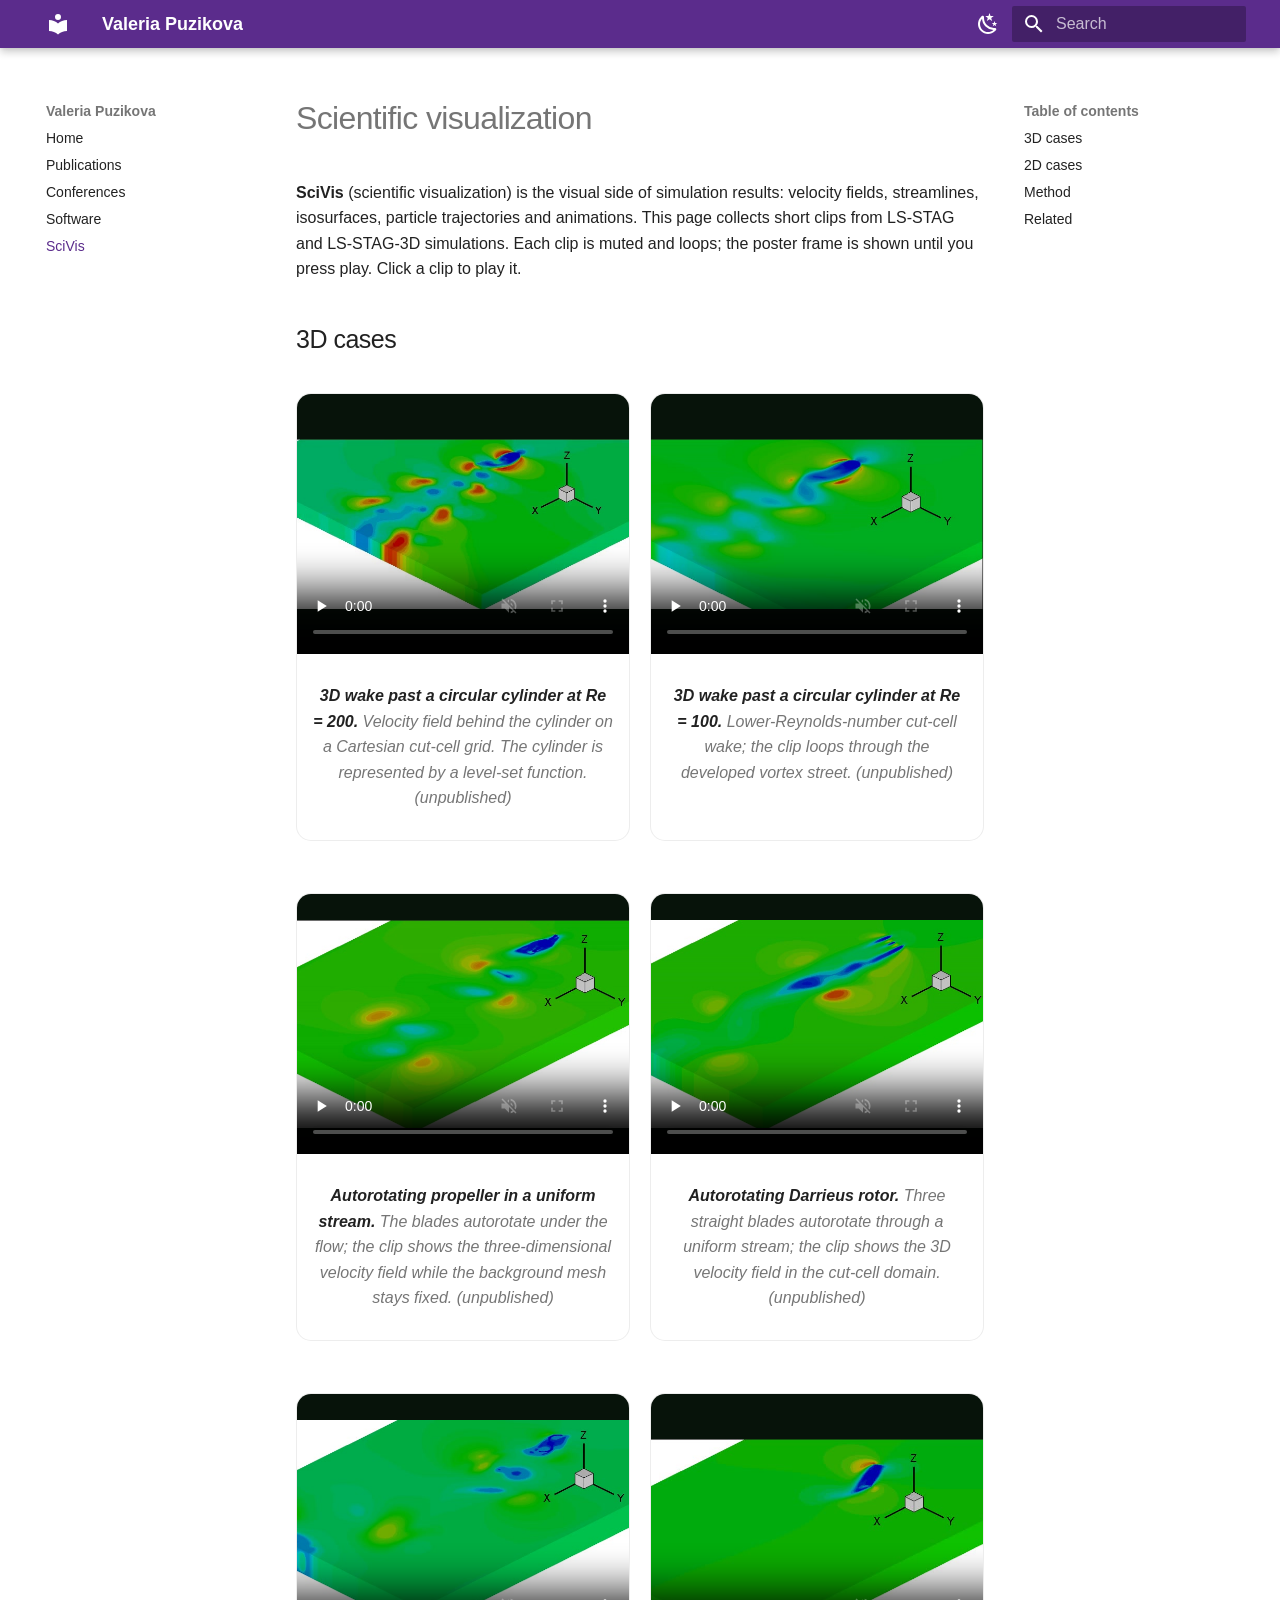
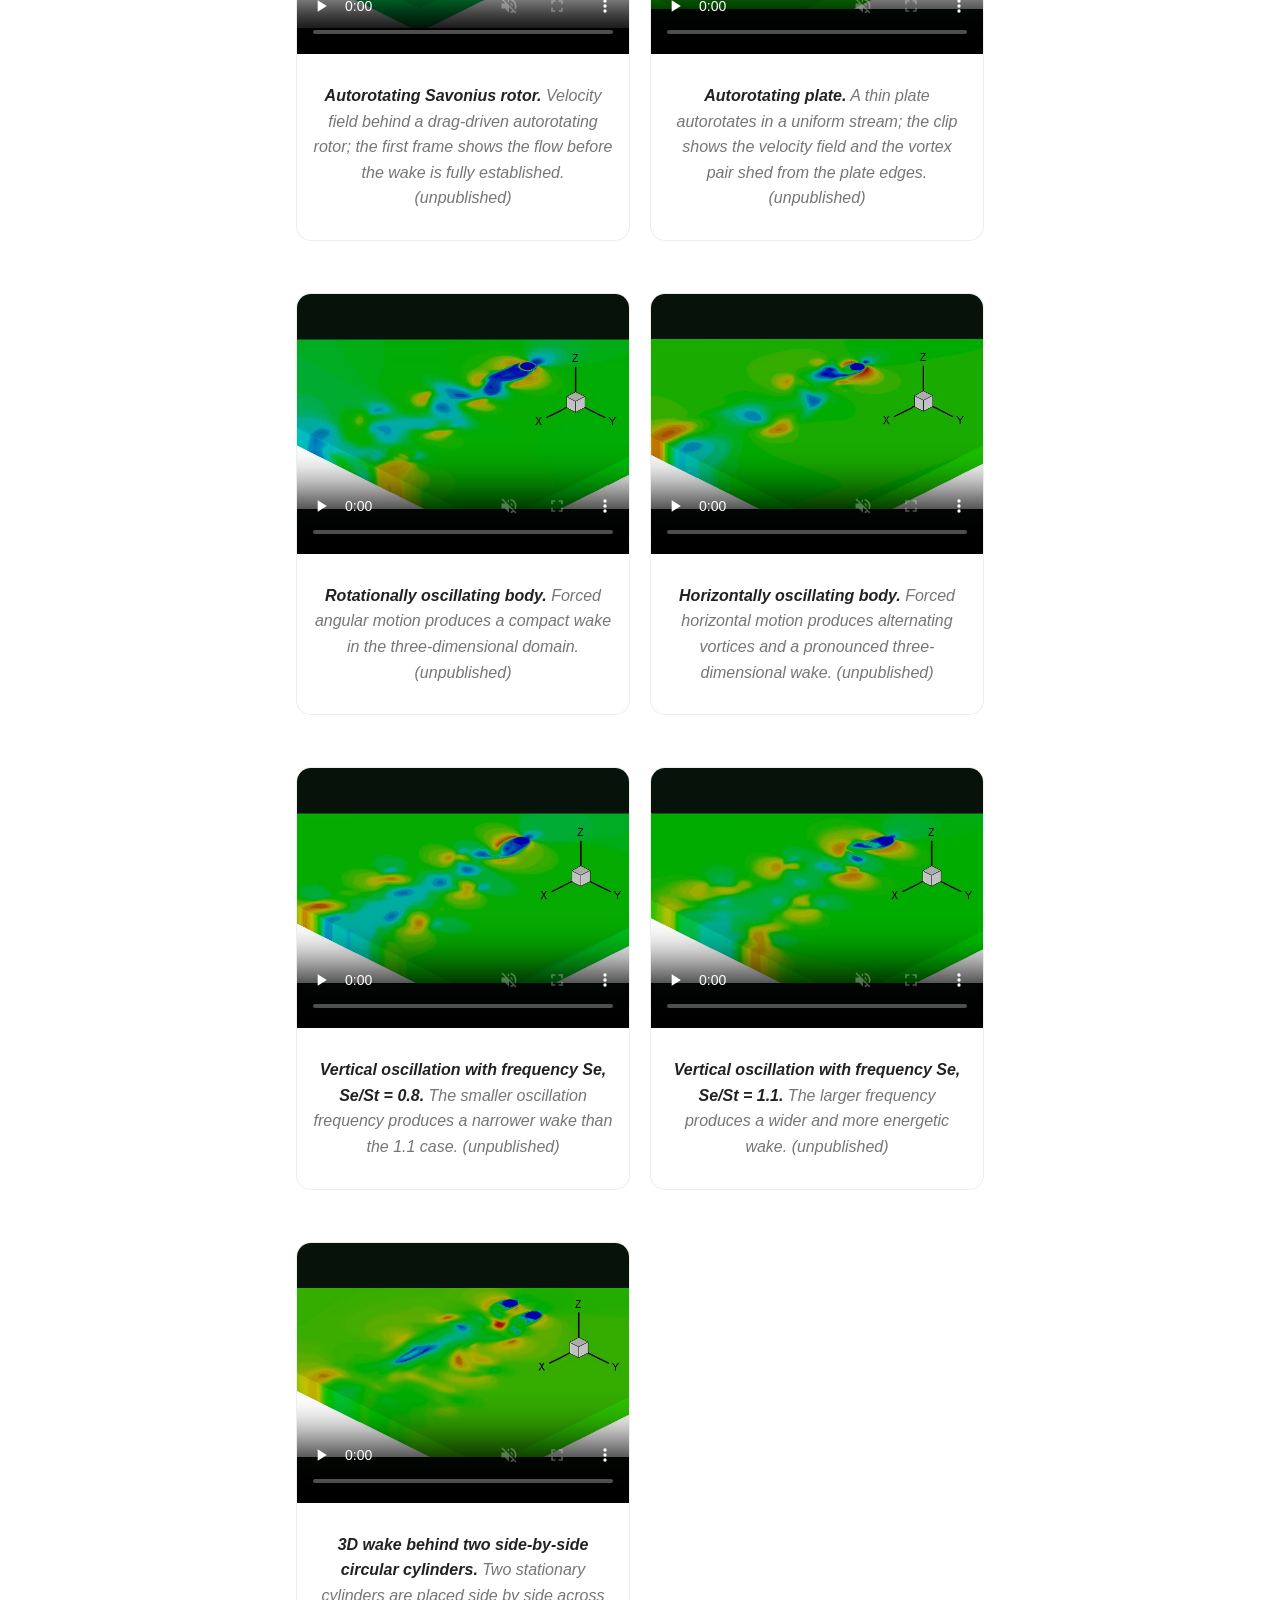
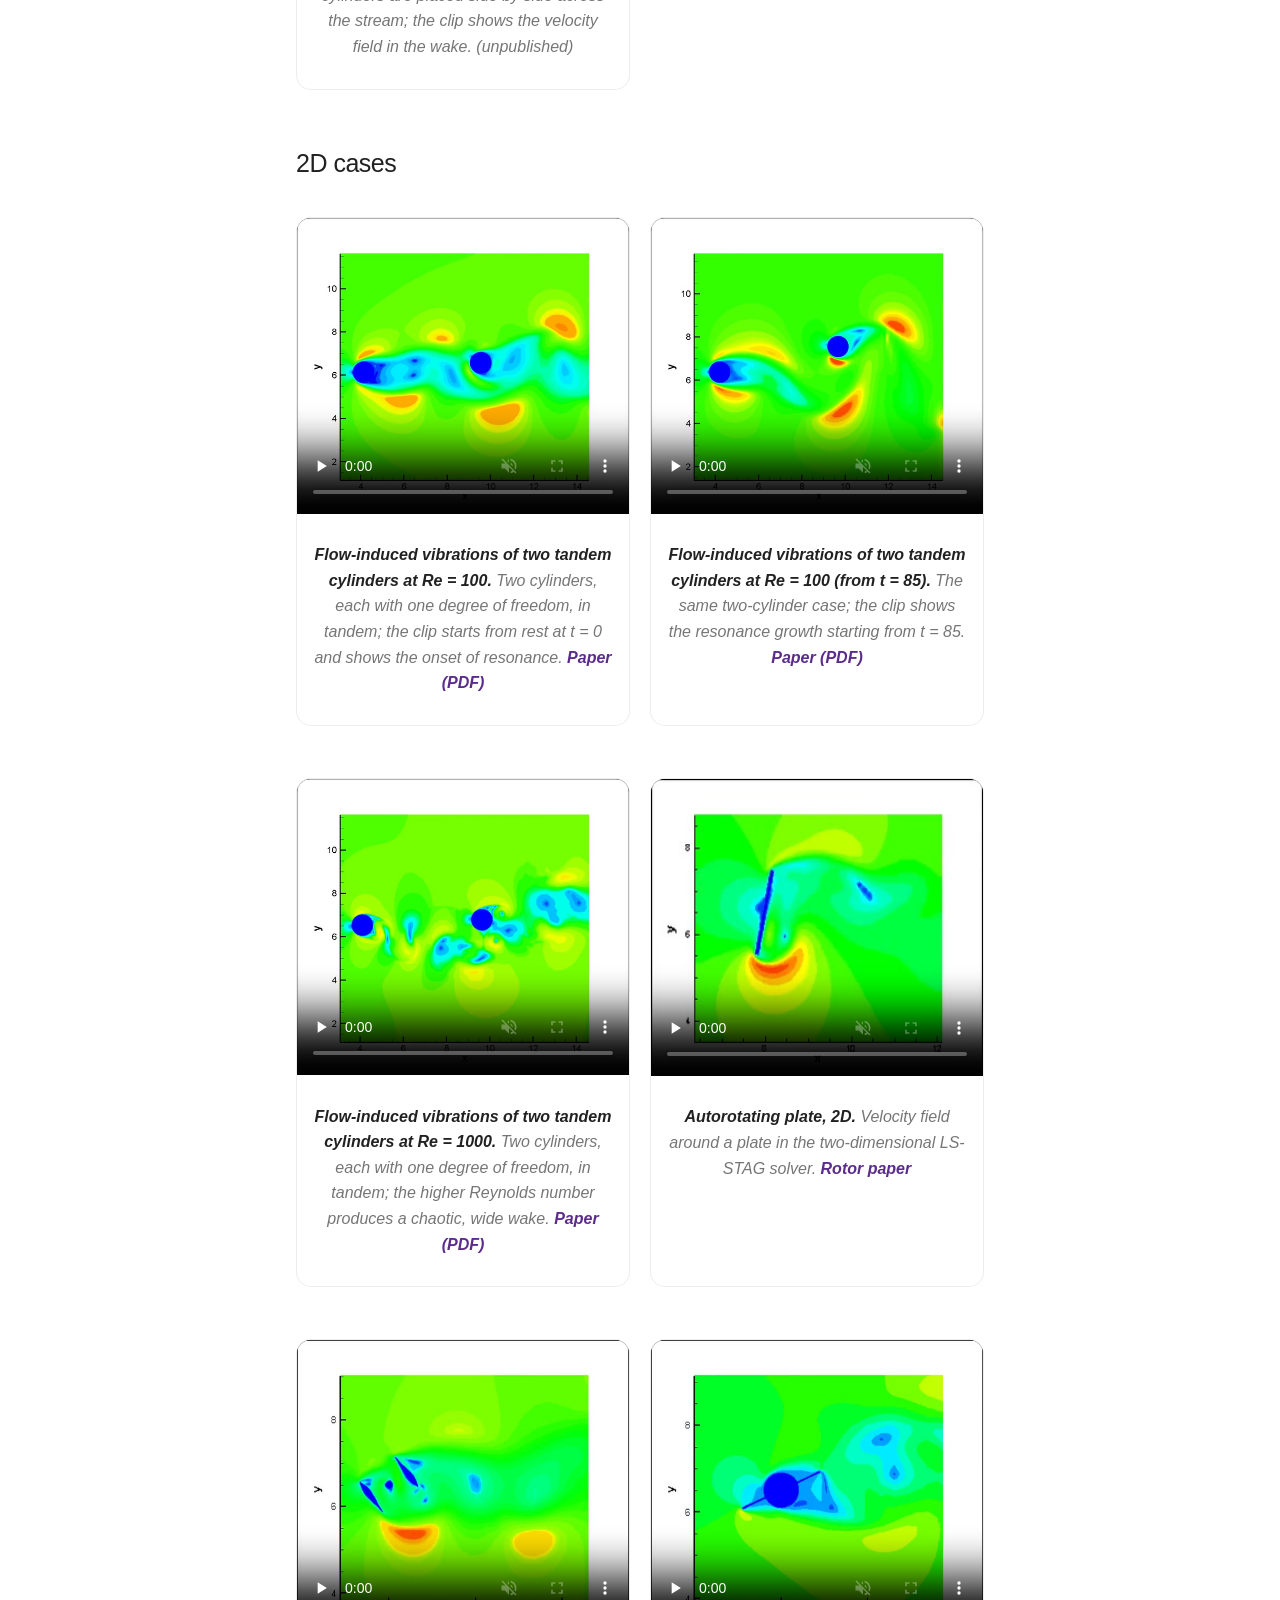
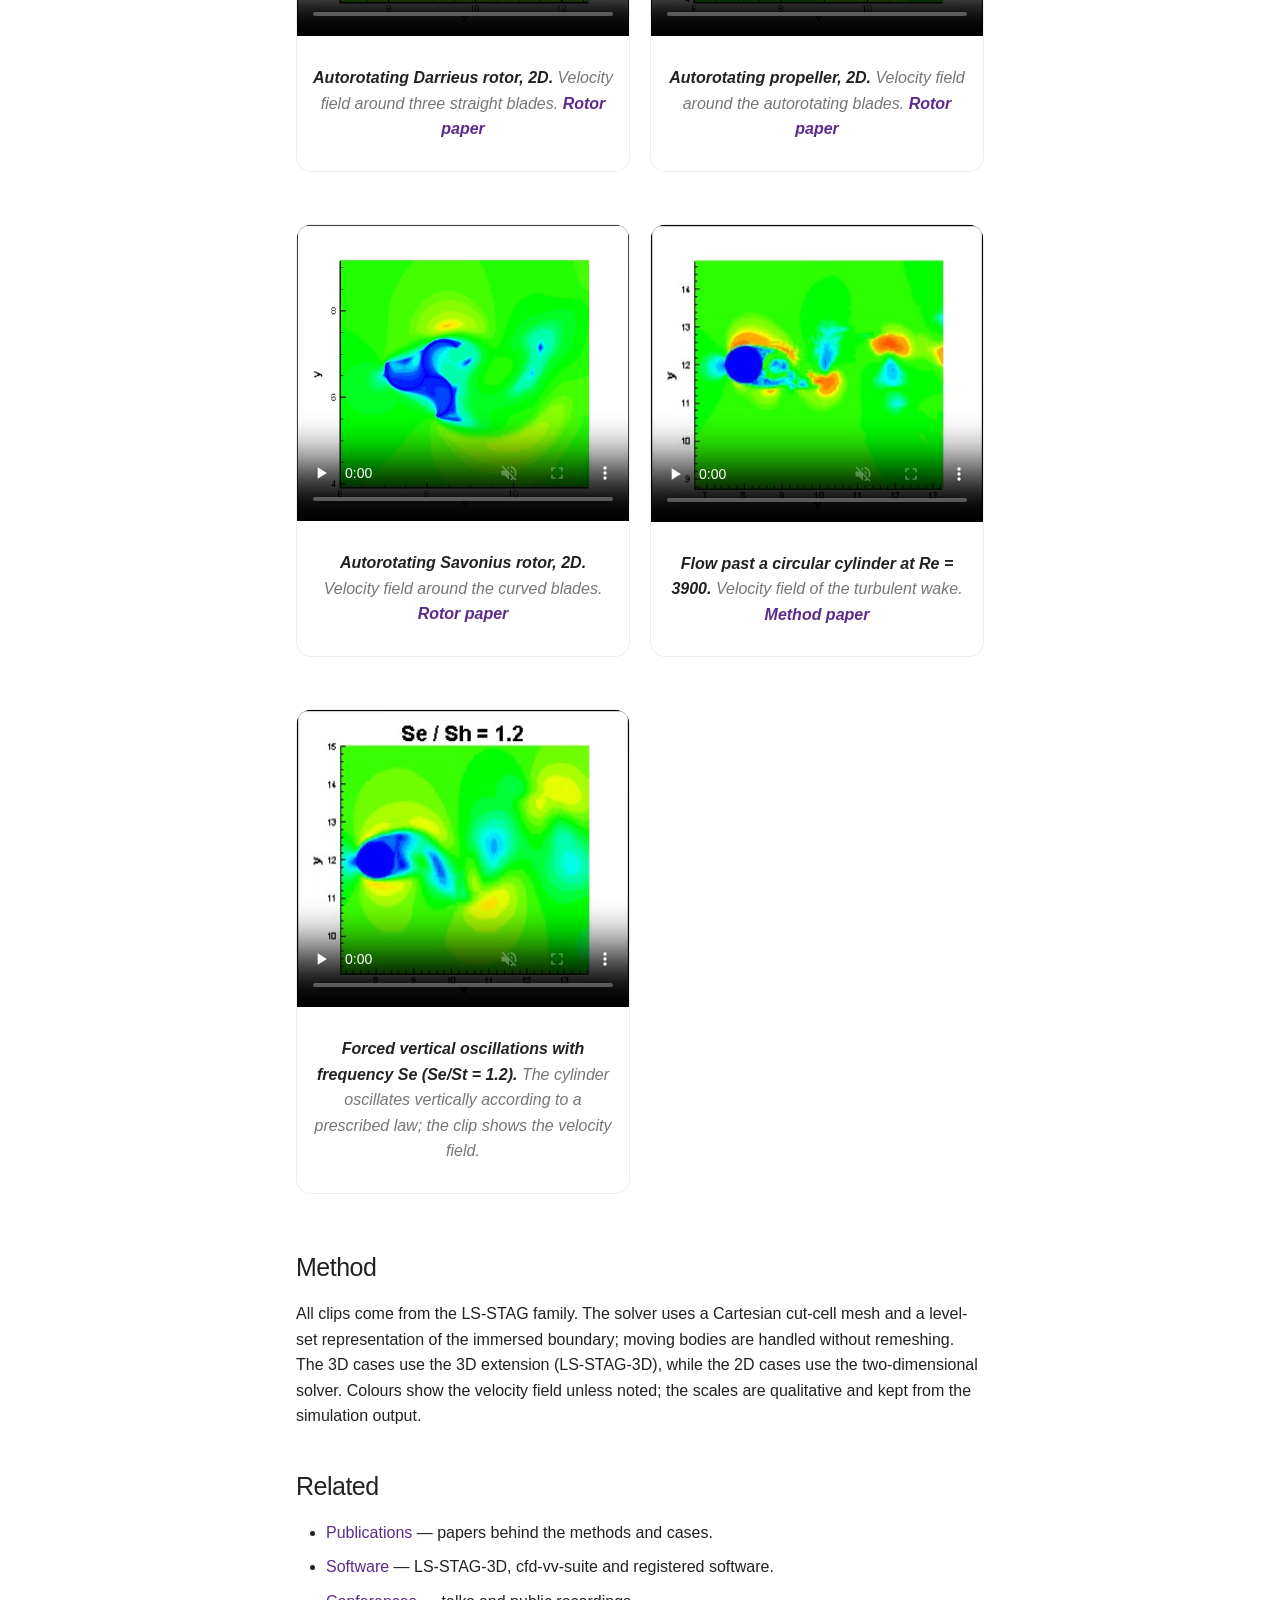
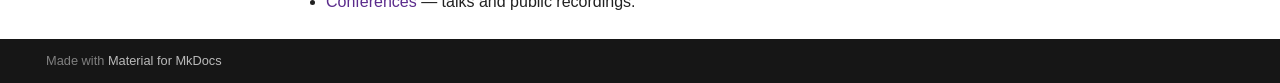
<file: scivis/index.html>
<!doctype html>
<html lang="en" class="no-js">
  <head>
    
      <meta charset="utf-8">
      <meta name="viewport" content="width=device-width,initial-scale=1">
      
        <meta name="description" content="CFD, immersed boundary methods, HPC, verification and validation">
      
      
      
        <link rel="canonical" href="https://vvp-cfd.github.io/scivis/">
      
      
        <link rel="prev" href="../software/">
      
      
      
        
      
      
      <link rel="icon" href="../assets/images/favicon.png">
      <meta name="generator" content="mkdocs-1.6.1, mkdocs-material-9.7.7">
    
    
      
        <title>SciVis - Valeria Puzikova</title>
      
    
    
      <link rel="stylesheet" href="../assets/stylesheets/main.ec1eaa64.min.css">
      
        
        <link rel="stylesheet" href="../assets/stylesheets/palette.ab4e12ef.min.css">
      
      


    
    
      
    
    
      
    
    
      <link rel="stylesheet" href="../assets/extra.css">
    
    <script>__md_scope=new URL("..",location),__md_hash=e=>[...e].reduce(((e,_)=>(e<<5)-e+_.charCodeAt(0)),0),__md_get=(e,_=localStorage,t=__md_scope)=>JSON.parse(_.getItem(t.pathname+"."+e)),__md_set=(e,_,t=localStorage,a=__md_scope)=>{try{t.setItem(a.pathname+"."+e,JSON.stringify(_))}catch(e){}}</script>
    
      

    
    
  </head>
  
  
    
    
      
    
    
    
    
    <body dir="ltr" data-md-color-scheme="default" data-md-color-primary="custom" data-md-color-accent="custom">
  
    
    <input class="md-toggle" data-md-toggle="drawer" type="checkbox" id="__drawer" autocomplete="off">
    <input class="md-toggle" data-md-toggle="search" type="checkbox" id="__search" autocomplete="off">
    <label class="md-overlay" for="__drawer"></label>
    <div data-md-component="skip">
      
        
        <a href="#scientific-visualization" class="md-skip">
          Skip to content
        </a>
      
    </div>
    <div data-md-component="announce">
      
    </div>
    
    
      

  

<header class="md-header md-header--shadow" data-md-component="header">
  <nav class="md-header__inner md-grid" aria-label="Header">
    <a href=".." title="Valeria Puzikova" class="md-header__button md-logo" aria-label="Valeria Puzikova" data-md-component="logo">
      
  
  <svg xmlns="http://www.w3.org/2000/svg" viewBox="0 0 24 24"><path d="M12 8a3 3 0 0 0 3-3 3 3 0 0 0-3-3 3 3 0 0 0-3 3 3 3 0 0 0 3 3m0 3.54C9.64 9.35 6.5 8 3 8v11c3.5 0 6.64 1.35 9 3.54 2.36-2.19 5.5-3.54 9-3.54V8c-3.5 0-6.64 1.35-9 3.54"/></svg>

    </a>
    <label class="md-header__button md-icon" for="__drawer">
      
      <svg xmlns="http://www.w3.org/2000/svg" viewBox="0 0 24 24"><path d="M3 6h18v2H3zm0 5h18v2H3zm0 5h18v2H3z"/></svg>
    </label>
    <div class="md-header__title" data-md-component="header-title">
      <div class="md-header__ellipsis">
        <div class="md-header__topic">
          <span class="md-ellipsis">
            Valeria Puzikova
          </span>
        </div>
        <div class="md-header__topic" data-md-component="header-topic">
          <span class="md-ellipsis">
            
              SciVis
            
          </span>
        </div>
      </div>
    </div>
    
      
        <form class="md-header__option" data-md-component="palette">
  
    
    
    
    <input class="md-option" data-md-color-media="" data-md-color-scheme="default" data-md-color-primary="custom" data-md-color-accent="custom"  aria-label="Switch to dark mode"  type="radio" name="__palette" id="__palette_0">
    
      <label class="md-header__button md-icon" title="Switch to dark mode" for="__palette_1" hidden>
        <svg xmlns="http://www.w3.org/2000/svg" viewBox="0 0 24 24"><path d="m17.75 4.09-2.53 1.94.91 3.06-2.63-1.81-2.63 1.81.91-3.06-2.53-1.94L12.44 4l1.06-3 1.06 3zm3.5 6.91-1.64 1.25.59 1.98-1.7-1.17-1.7 1.17.59-1.98L15.75 11l2.06-.05L18.5 9l.69 1.95zm-2.28 4.95c.83-.08 1.72 1.1 1.19 1.85-.32.45-.66.87-1.08 1.27C15.17 23 8.84 23 4.94 19.07c-3.91-3.9-3.91-10.24 0-14.14.4-.4.82-.76 1.27-1.08.75-.53 1.93.36 1.85 1.19-.27 2.86.69 5.83 2.89 8.02a9.96 9.96 0 0 0 8.02 2.89m-1.64 2.02a12.08 12.08 0 0 1-7.8-3.47c-2.17-2.19-3.33-5-3.49-7.82-2.81 3.14-2.7 7.96.31 10.98 3.02 3.01 7.84 3.12 10.98.31"/></svg>
      </label>
    
  
    
    
    
    <input class="md-option" data-md-color-media="" data-md-color-scheme="slate" data-md-color-primary="custom" data-md-color-accent="custom"  aria-label="Switch to light mode"  type="radio" name="__palette" id="__palette_1">
    
      <label class="md-header__button md-icon" title="Switch to light mode" for="__palette_0" hidden>
        <svg xmlns="http://www.w3.org/2000/svg" viewBox="0 0 24 24"><path d="M12 7a5 5 0 0 1 5 5 5 5 0 0 1-5 5 5 5 0 0 1-5-5 5 5 0 0 1 5-5m0 2a3 3 0 0 0-3 3 3 3 0 0 0 3 3 3 3 0 0 0 3-3 3 3 0 0 0-3-3m0-7 2.39 3.42C13.65 5.15 12.84 5 12 5s-1.65.15-2.39.42zM3.34 7l4.16-.35A7.2 7.2 0 0 0 5.94 8.5c-.44.74-.69 1.5-.83 2.29zm.02 10 1.76-3.77a7.131 7.131 0 0 0 2.38 4.14zM20.65 7l-1.77 3.79a7.02 7.02 0 0 0-2.38-4.15zm-.01 10-4.14.36c.59-.51 1.12-1.14 1.54-1.86.42-.73.69-1.5.83-2.29zM12 22l-2.41-3.44c.74.27 1.55.44 2.41.44.82 0 1.63-.17 2.37-.44z"/></svg>
      </label>
    
  
</form>
      
    
    
      <script>var palette=__md_get("__palette");if(palette&&palette.color){if("(prefers-color-scheme)"===palette.color.media){var media=matchMedia("(prefers-color-scheme: light)"),input=document.querySelector(media.matches?"[data-md-color-media='(prefers-color-scheme: light)']":"[data-md-color-media='(prefers-color-scheme: dark)']");palette.color.media=input.getAttribute("data-md-color-media"),palette.color.scheme=input.getAttribute("data-md-color-scheme"),palette.color.primary=input.getAttribute("data-md-color-primary"),palette.color.accent=input.getAttribute("data-md-color-accent")}for(var[key,value]of Object.entries(palette.color))document.body.setAttribute("data-md-color-"+key,value)}</script>
    
    
    
      
      
        <label class="md-header__button md-icon" for="__search">
          
          <svg xmlns="http://www.w3.org/2000/svg" viewBox="0 0 24 24"><path d="M9.5 3A6.5 6.5 0 0 1 16 9.5c0 1.61-.59 3.09-1.56 4.23l.27.27h.79l5 5-1.5 1.5-5-5v-.79l-.27-.27A6.52 6.52 0 0 1 9.5 16 6.5 6.5 0 0 1 3 9.5 6.5 6.5 0 0 1 9.5 3m0 2C7 5 5 7 5 9.5S7 14 9.5 14 14 12 14 9.5 12 5 9.5 5"/></svg>
        </label>
        <div class="md-search" data-md-component="search" role="dialog">
  <label class="md-search__overlay" for="__search"></label>
  <div class="md-search__inner" role="search">
    <form class="md-search__form" name="search">
      <input type="text" class="md-search__input" name="query" aria-label="Search" placeholder="Search" autocapitalize="off" autocorrect="off" autocomplete="off" spellcheck="false" data-md-component="search-query" required>
      <label class="md-search__icon md-icon" for="__search">
        
        <svg xmlns="http://www.w3.org/2000/svg" viewBox="0 0 24 24"><path d="M9.5 3A6.5 6.5 0 0 1 16 9.5c0 1.61-.59 3.09-1.56 4.23l.27.27h.79l5 5-1.5 1.5-5-5v-.79l-.27-.27A6.52 6.52 0 0 1 9.5 16 6.5 6.5 0 0 1 3 9.5 6.5 6.5 0 0 1 9.5 3m0 2C7 5 5 7 5 9.5S7 14 9.5 14 14 12 14 9.5 12 5 9.5 5"/></svg>
        
        <svg xmlns="http://www.w3.org/2000/svg" viewBox="0 0 24 24"><path d="M20 11v2H8l5.5 5.5-1.42 1.42L4.16 12l7.92-7.92L13.5 5.5 8 11z"/></svg>
      </label>
      <nav class="md-search__options" aria-label="Search">
        
        <button type="reset" class="md-search__icon md-icon" title="Clear" aria-label="Clear" tabindex="-1">
          
          <svg xmlns="http://www.w3.org/2000/svg" viewBox="0 0 24 24"><path d="M19 6.41 17.59 5 12 10.59 6.41 5 5 6.41 10.59 12 5 17.59 6.41 19 12 13.41 17.59 19 19 17.59 13.41 12z"/></svg>
        </button>
      </nav>
      
        <div class="md-search__suggest" data-md-component="search-suggest"></div>
      
    </form>
    <div class="md-search__output">
      <div class="md-search__scrollwrap" tabindex="0" data-md-scrollfix>
        <div class="md-search-result" data-md-component="search-result">
          <div class="md-search-result__meta">
            Initializing search
          </div>
          <ol class="md-search-result__list" role="presentation"></ol>
        </div>
      </div>
    </div>
  </div>
</div>
      
    
    
  </nav>
  
</header>
    
    <div class="md-container" data-md-component="container">
      
      
        
          
        
      
      <main class="md-main" data-md-component="main">
        <div class="md-main__inner md-grid">
          
            
              
              <div class="md-sidebar md-sidebar--primary" data-md-component="sidebar" data-md-type="navigation" >
                <div class="md-sidebar__scrollwrap">
                  <div class="md-sidebar__inner">
                    



<nav class="md-nav md-nav--primary" aria-label="Navigation" data-md-level="0">
  <label class="md-nav__title" for="__drawer">
    <a href=".." title="Valeria Puzikova" class="md-nav__button md-logo" aria-label="Valeria Puzikova" data-md-component="logo">
      
  
  <svg xmlns="http://www.w3.org/2000/svg" viewBox="0 0 24 24"><path d="M12 8a3 3 0 0 0 3-3 3 3 0 0 0-3-3 3 3 0 0 0-3 3 3 3 0 0 0 3 3m0 3.54C9.64 9.35 6.5 8 3 8v11c3.5 0 6.64 1.35 9 3.54 2.36-2.19 5.5-3.54 9-3.54V8c-3.5 0-6.64 1.35-9 3.54"/></svg>

    </a>
    Valeria Puzikova
  </label>
  
  <ul class="md-nav__list" data-md-scrollfix>
    
      
      
  
  
  
  
    <li class="md-nav__item">
      <a href=".." class="md-nav__link">
        
  
  
  <span class="md-ellipsis">
    
  
    Home
  

    
  </span>
  
  

      </a>
    </li>
  

    
      
      
  
  
  
  
    <li class="md-nav__item">
      <a href="../publications/" class="md-nav__link">
        
  
  
  <span class="md-ellipsis">
    
  
    Publications
  

    
  </span>
  
  

      </a>
    </li>
  

    
      
      
  
  
  
  
    <li class="md-nav__item">
      <a href="../conferences/" class="md-nav__link">
        
  
  
  <span class="md-ellipsis">
    
  
    Conferences
  

    
  </span>
  
  

      </a>
    </li>
  

    
      
      
  
  
  
  
    <li class="md-nav__item">
      <a href="../software/" class="md-nav__link">
        
  
  
  <span class="md-ellipsis">
    
  
    Software
  

    
  </span>
  
  

      </a>
    </li>
  

    
      
      
  
  
    
  
  
  
    <li class="md-nav__item md-nav__item--active">
      
      <input class="md-nav__toggle md-toggle" type="checkbox" id="__toc">
      
      
        
      
      
        <label class="md-nav__link md-nav__link--active" for="__toc">
          
  
  
  <span class="md-ellipsis">
    
  
    SciVis
  

    
  </span>
  
  

          <span class="md-nav__icon md-icon"></span>
        </label>
      
      <a href="./" class="md-nav__link md-nav__link--active">
        
  
  
  <span class="md-ellipsis">
    
  
    SciVis
  

    
  </span>
  
  

      </a>
      
        

<nav class="md-nav md-nav--secondary" aria-label="Table of contents">
  
  
  
    
  
  
    <label class="md-nav__title" for="__toc">
      <span class="md-nav__icon md-icon"></span>
      Table of contents
    </label>
    <ul class="md-nav__list" data-md-component="toc" data-md-scrollfix>
      
        <li class="md-nav__item">
  <a href="#3d-cases" class="md-nav__link">
    <span class="md-ellipsis">
      
        3D cases
      
    </span>
  </a>
  
</li>
      
        <li class="md-nav__item">
  <a href="#2d-cases" class="md-nav__link">
    <span class="md-ellipsis">
      
        2D cases
      
    </span>
  </a>
  
</li>
      
        <li class="md-nav__item">
  <a href="#method" class="md-nav__link">
    <span class="md-ellipsis">
      
        Method
      
    </span>
  </a>
  
</li>
      
        <li class="md-nav__item">
  <a href="#related" class="md-nav__link">
    <span class="md-ellipsis">
      
        Related
      
    </span>
  </a>
  
</li>
      
    </ul>
  
</nav>
      
    </li>
  

    
  </ul>
</nav>
                  </div>
                </div>
              </div>
            
            
              
              <div class="md-sidebar md-sidebar--secondary" data-md-component="sidebar" data-md-type="toc" >
                <div class="md-sidebar__scrollwrap">
                  <div class="md-sidebar__inner">
                    

<nav class="md-nav md-nav--secondary" aria-label="Table of contents">
  
  
  
    
  
  
    <label class="md-nav__title" for="__toc">
      <span class="md-nav__icon md-icon"></span>
      Table of contents
    </label>
    <ul class="md-nav__list" data-md-component="toc" data-md-scrollfix>
      
        <li class="md-nav__item">
  <a href="#3d-cases" class="md-nav__link">
    <span class="md-ellipsis">
      
        3D cases
      
    </span>
  </a>
  
</li>
      
        <li class="md-nav__item">
  <a href="#2d-cases" class="md-nav__link">
    <span class="md-ellipsis">
      
        2D cases
      
    </span>
  </a>
  
</li>
      
        <li class="md-nav__item">
  <a href="#method" class="md-nav__link">
    <span class="md-ellipsis">
      
        Method
      
    </span>
  </a>
  
</li>
      
        <li class="md-nav__item">
  <a href="#related" class="md-nav__link">
    <span class="md-ellipsis">
      
        Related
      
    </span>
  </a>
  
</li>
      
    </ul>
  
</nav>
                  </div>
                </div>
              </div>
            
          
          
            <div class="md-content" data-md-component="content">
              
              <article class="md-content__inner md-typeset">
                
                  



<h1 id="scientific-visualization">Scientific visualization</h1>
<p><strong>SciVis</strong> (scientific visualization) is the visual side of simulation results:
velocity fields, streamlines, isosurfaces, particle trajectories and animations.
This page collects short clips from LS-STAG and LS-STAG-3D simulations. Each clip is muted and loops; the poster frame is shown until you
press play. Click a clip to play it.</p>
<h2 id="3d-cases">3D cases</h2>
<div class="video-grid">
<figure class="video-card">
<video controls muted loop playsinline preload="none" poster="../assets/scivis/wake-re200-3d.jpg">
<source src="../assets/scivis/wake-re200-3d.mp4" type="video/mp4">
Your browser does not support the video tag.
</video>
<figcaption><strong>3D wake past a circular cylinder at Re = 200.</strong> Velocity field behind the cylinder on a Cartesian cut-cell grid. The cylinder is represented by a level-set function. (unpublished)</figcaption>
</figure>
<figure class="video-card">
<video controls muted loop playsinline preload="none" poster="../assets/scivis/wake-re100-3d.jpg">
<source src="../assets/scivis/wake-re100-3d.mp4" type="video/mp4">
Your browser does not support the video tag.
</video>
<figcaption><strong>3D wake past a circular cylinder at Re = 100.</strong> Lower-Reynolds-number cut-cell wake; the clip loops through the developed vortex street. (unpublished)</figcaption>
</figure>
<figure class="video-card">
<video controls muted loop playsinline preload="none" poster="../assets/scivis/propeller-3d.jpg">
<source src="../assets/scivis/propeller-3d.mp4" type="video/mp4">
Your browser does not support the video tag.
</video>
<figcaption><strong>Autorotating propeller in a uniform stream.</strong> The blades autorotate under the flow; the clip shows the three-dimensional velocity field while the background mesh stays fixed. (unpublished)</figcaption>
</figure>
<figure class="video-card">
<video controls muted loop playsinline preload="none" poster="../assets/scivis/darrieus-3d.jpg">
<source src="../assets/scivis/darrieus-3d.mp4" type="video/mp4">
Your browser does not support the video tag.
</video>
<figcaption><strong>Autorotating Darrieus rotor.</strong> Three straight blades autorotate through a uniform stream; the clip shows the 3D velocity field in the cut-cell domain. (unpublished)</figcaption>
</figure>
<figure class="video-card">
<video controls muted loop playsinline preload="none" poster="../assets/scivis/savonius-3d.jpg">
<source src="../assets/scivis/savonius-3d.mp4" type="video/mp4">
Your browser does not support the video tag.
</video>
<figcaption><strong>Autorotating Savonius rotor.</strong> Velocity field behind a drag-driven autorotating rotor; the first frame shows the flow before the wake is fully established. (unpublished)</figcaption>
</figure>
<figure class="video-card">
<video controls muted loop playsinline preload="none" poster="../assets/scivis/plate-rot-3d.jpg">
<source src="../assets/scivis/plate-rot-3d.mp4" type="video/mp4">
Your browser does not support the video tag.
</video>
<figcaption><strong>Autorotating plate.</strong> A thin plate autorotates in a uniform stream; the clip shows the velocity field and the vortex pair shed from the plate edges. (unpublished)</figcaption>
</figure>
<figure class="video-card">
<video controls muted loop playsinline preload="none" poster="../assets/scivis/rot-osc-3d.jpg">
<source src="../assets/scivis/rot-osc-3d.mp4" type="video/mp4">
Your browser does not support the video tag.
</video>
<figcaption><strong>Rotationally oscillating body.</strong> Forced angular motion produces a compact wake in the three-dimensional domain. (unpublished)</figcaption>
</figure>
<figure class="video-card">
<video controls muted loop playsinline preload="none" poster="../assets/scivis/hor-osc-3d.jpg">
<source src="../assets/scivis/hor-osc-3d.mp4" type="video/mp4">
Your browser does not support the video tag.
</video>
<figcaption><strong>Horizontally oscillating body.</strong> Forced horizontal motion produces alternating vortices and a pronounced three-dimensional wake. (unpublished)</figcaption>
</figure>
<figure class="video-card">
<video controls muted loop playsinline preload="none" poster="../assets/scivis/ver-osc-0-8-3d.jpg">
<source src="../assets/scivis/ver-osc-0-8-3d.mp4" type="video/mp4">
Your browser does not support the video tag.
</video>
<figcaption><strong>Vertical oscillation with frequency Se, Se/St = 0.8.</strong> The smaller oscillation frequency produces a narrower wake than the 1.1 case. (unpublished)</figcaption>
</figure>
<figure class="video-card">
<video controls muted loop playsinline preload="none" poster="../assets/scivis/ver-osc-1-1-3d.jpg">
<source src="../assets/scivis/ver-osc-1-1-3d.mp4" type="video/mp4">
Your browser does not support the video tag.
</video>
<figcaption><strong>Vertical oscillation with frequency Se, Se/St = 1.1.</strong> The larger frequency produces a wider and more energetic wake. (unpublished)</figcaption>
</figure>
<figure class="video-card">
<video controls muted loop playsinline preload="none" poster="../assets/scivis/two-cylinders-side-by-side-3d.jpg">
<source src="../assets/scivis/two-cylinders-side-by-side-3d.mp4" type="video/mp4">
Your browser does not support the video tag.
</video>
<figcaption><strong>3D wake behind two side-by-side circular cylinders.</strong> Two stationary cylinders are placed side by side across the stream; the clip shows the velocity field in the wake. (unpublished)</figcaption>
</figure>
</div>

<h2 id="2d-cases">2D cases</h2>
<div class="video-grid plots">
<figure class="video-card">
<video controls muted loop playsinline preload="none" poster="../assets/scivis/pair-resonance-re100.jpg">
<source src="../assets/scivis/pair-resonance-re100.mp4" type="video/mp4">
Your browser does not support the video tag.
</video>
<figcaption><strong>Flow-induced vibrations of two tandem cylinders at Re = 100.</strong> Two cylinders, each with one degree of freedom, in tandem; the clip starts from rest at t = 0 and shows the onset of resonance. <a href="https://upcommons.upc.edu/bitstreams/02631476-838d-4ca0-a8c7-fb167f6ece3a/download">Paper (PDF)</a></figcaption>
</figure>
<figure class="video-card">
<video controls muted loop playsinline preload="none" poster="../assets/scivis/pair-resonance-re100-t85.jpg">
<source src="../assets/scivis/pair-resonance-re100-t85.mp4" type="video/mp4">
Your browser does not support the video tag.
</video>
<figcaption><strong>Flow-induced vibrations of two tandem cylinders at Re = 100 (from t = 85).</strong> The same two-cylinder case; the clip shows the resonance growth starting from t = 85. <a href="https://upcommons.upc.edu/bitstreams/02631476-838d-4ca0-a8c7-fb167f6ece3a/download">Paper (PDF)</a></figcaption>
</figure>
<figure class="video-card">
<video controls muted loop playsinline preload="none" poster="../assets/scivis/pair-resonance-re1000.jpg">
<source src="../assets/scivis/pair-resonance-re1000.mp4" type="video/mp4">
Your browser does not support the video tag.
</video>
<figcaption><strong>Flow-induced vibrations of two tandem cylinders at Re = 1000.</strong> Two cylinders, each with one degree of freedom, in tandem; the higher Reynolds number produces a chaotic, wide wake. <a href="https://upcommons.upc.edu/bitstreams/02631476-838d-4ca0-a8c7-fb167f6ece3a/download">Paper (PDF)</a></figcaption>
</figure>
<figure class="video-card">
<video controls muted loop playsinline preload="none" poster="../assets/scivis/autorotating-plate-2d.jpg">
<source src="../assets/scivis/autorotating-plate-2d.mp4" type="video/mp4">
Your browser does not support the video tag.
</video>
<figcaption><strong>Autorotating plate, 2D.</strong> Velocity field around a plate in the two-dimensional LS-STAG solver. <a href="https://doi.org/10.1155/2017/6418108">Rotor paper</a></figcaption>
</figure>
<figure class="video-card">
<video controls muted loop playsinline preload="none" poster="../assets/scivis/autorotating-darrieus-2d.jpg">
<source src="../assets/scivis/autorotating-darrieus-2d.mp4" type="video/mp4">
Your browser does not support the video tag.
</video>
<figcaption><strong>Autorotating Darrieus rotor, 2D.</strong> Velocity field around three straight blades. <a href="https://doi.org/10.1155/2017/6418108">Rotor paper</a></figcaption>
</figure>
<figure class="video-card">
<video controls muted loop playsinline preload="none" poster="../assets/scivis/autorotating-propeller-2d.jpg">
<source src="../assets/scivis/autorotating-propeller-2d.mp4" type="video/mp4">
Your browser does not support the video tag.
</video>
<figcaption><strong>Autorotating propeller, 2D.</strong> Velocity field around the autorotating blades. <a href="https://doi.org/10.1155/2017/6418108">Rotor paper</a></figcaption>
</figure>
<figure class="video-card">
<video controls muted loop playsinline preload="none" poster="../assets/scivis/autorotating-savonius-2d.jpg">
<source src="../assets/scivis/autorotating-savonius-2d.mp4" type="video/mp4">
Your browser does not support the video tag.
</video>
<figcaption><strong>Autorotating Savonius rotor, 2D.</strong> Velocity field around the curved blades. <a href="https://doi.org/10.1155/2017/6418108">Rotor paper</a></figcaption>
</figure>
<figure class="video-card">
<video controls muted loop playsinline preload="none" poster="../assets/scivis/cylinder-re3900.jpg">
<source src="../assets/scivis/cylinder-re3900.mp4" type="video/mp4">
Your browser does not support the video tag.
</video>
<figcaption><strong>Flow past a circular cylinder at Re = 3900.</strong> Velocity field of the turbulent wake. <a href="https://doi.org/10.1063/5.0277899">Method paper</a></figcaption>
</figure>
<figure class="video-card">
<video controls muted loop playsinline preload="none" poster="../assets/scivis/forced-vertical-oscillation-se-sh-1-2.jpg">
<source src="../assets/scivis/forced-vertical-oscillation-se-sh-1-2.mp4" type="video/mp4">
Your browser does not support the video tag.
</video>
<figcaption><strong>Forced vertical oscillations with frequency Se (Se/St = 1.2).</strong> The cylinder oscillates vertically according to a prescribed law; the clip shows the velocity field.</figcaption>
</figure>
</div>

<h2 id="method">Method</h2>
<p>All clips come from the LS-STAG family. The solver uses a Cartesian cut-cell mesh
and a level-set representation of the immersed boundary; moving bodies are
handled without remeshing. The 3D cases use the 3D extension (LS-STAG-3D), while
the 2D cases use the two-dimensional solver. Colours show the velocity field
unless noted; the scales are qualitative and kept from the simulation output.</p>
<h2 id="related">Related</h2>
<ul>
<li><a href="../publications/">Publications</a> — papers behind the methods and cases.</li>
<li><a href="../software/">Software</a> — LS-STAG-3D, cfd-vv-suite and registered software.</li>
<li><a href="../conferences/">Conferences</a> — talks and public recordings.</li>
</ul>












                
              </article>
            </div>
          
          
<script>var target=document.getElementById(location.hash.slice(1));target&&target.name&&(target.checked=target.name.startsWith("__tabbed_"))</script>
        </div>
        
          <button type="button" class="md-top md-icon" data-md-component="top" hidden>
  
  <svg xmlns="http://www.w3.org/2000/svg" viewBox="0 0 24 24"><path d="M13 20h-2V8l-5.5 5.5-1.42-1.42L12 4.16l7.92 7.92-1.42 1.42L13 8z"/></svg>
  Back to top
</button>
        
      </main>
      
        <footer class="md-footer">
  
  <div class="md-footer-meta md-typeset">
    <div class="md-footer-meta__inner md-grid">
      <div class="md-copyright">
  
  
    Made with
    <a href="https://squidfunk.github.io/mkdocs-material/" target="_blank" rel="noopener">
      Material for MkDocs
    </a>
  
</div>
      
    </div>
  </div>
</footer>
      
    </div>
    <div class="md-dialog" data-md-component="dialog">
      <div class="md-dialog__inner md-typeset"></div>
    </div>
    
    
    
      
      
      <script id="__config" type="application/json">{"annotate": null, "base": "..", "features": ["navigation.sections", "navigation.top", "search.suggest", "search.highlight", "content.code.copy"], "search": "../assets/javascripts/workers/search.2c215733.min.js", "tags": null, "translations": {"clipboard.copied": "Copied to clipboard", "clipboard.copy": "Copy to clipboard", "search.result.more.one": "1 more on this page", "search.result.more.other": "# more on this page", "search.result.none": "No matching documents", "search.result.one": "1 matching document", "search.result.other": "# matching documents", "search.result.placeholder": "Type to start searching", "search.result.term.missing": "Missing", "select.version": "Select version"}, "version": null}</script>
    
    
      <script src="../assets/javascripts/bundle.d7400e89.min.js"></script>
      
    
  </body>
</html>
</file>
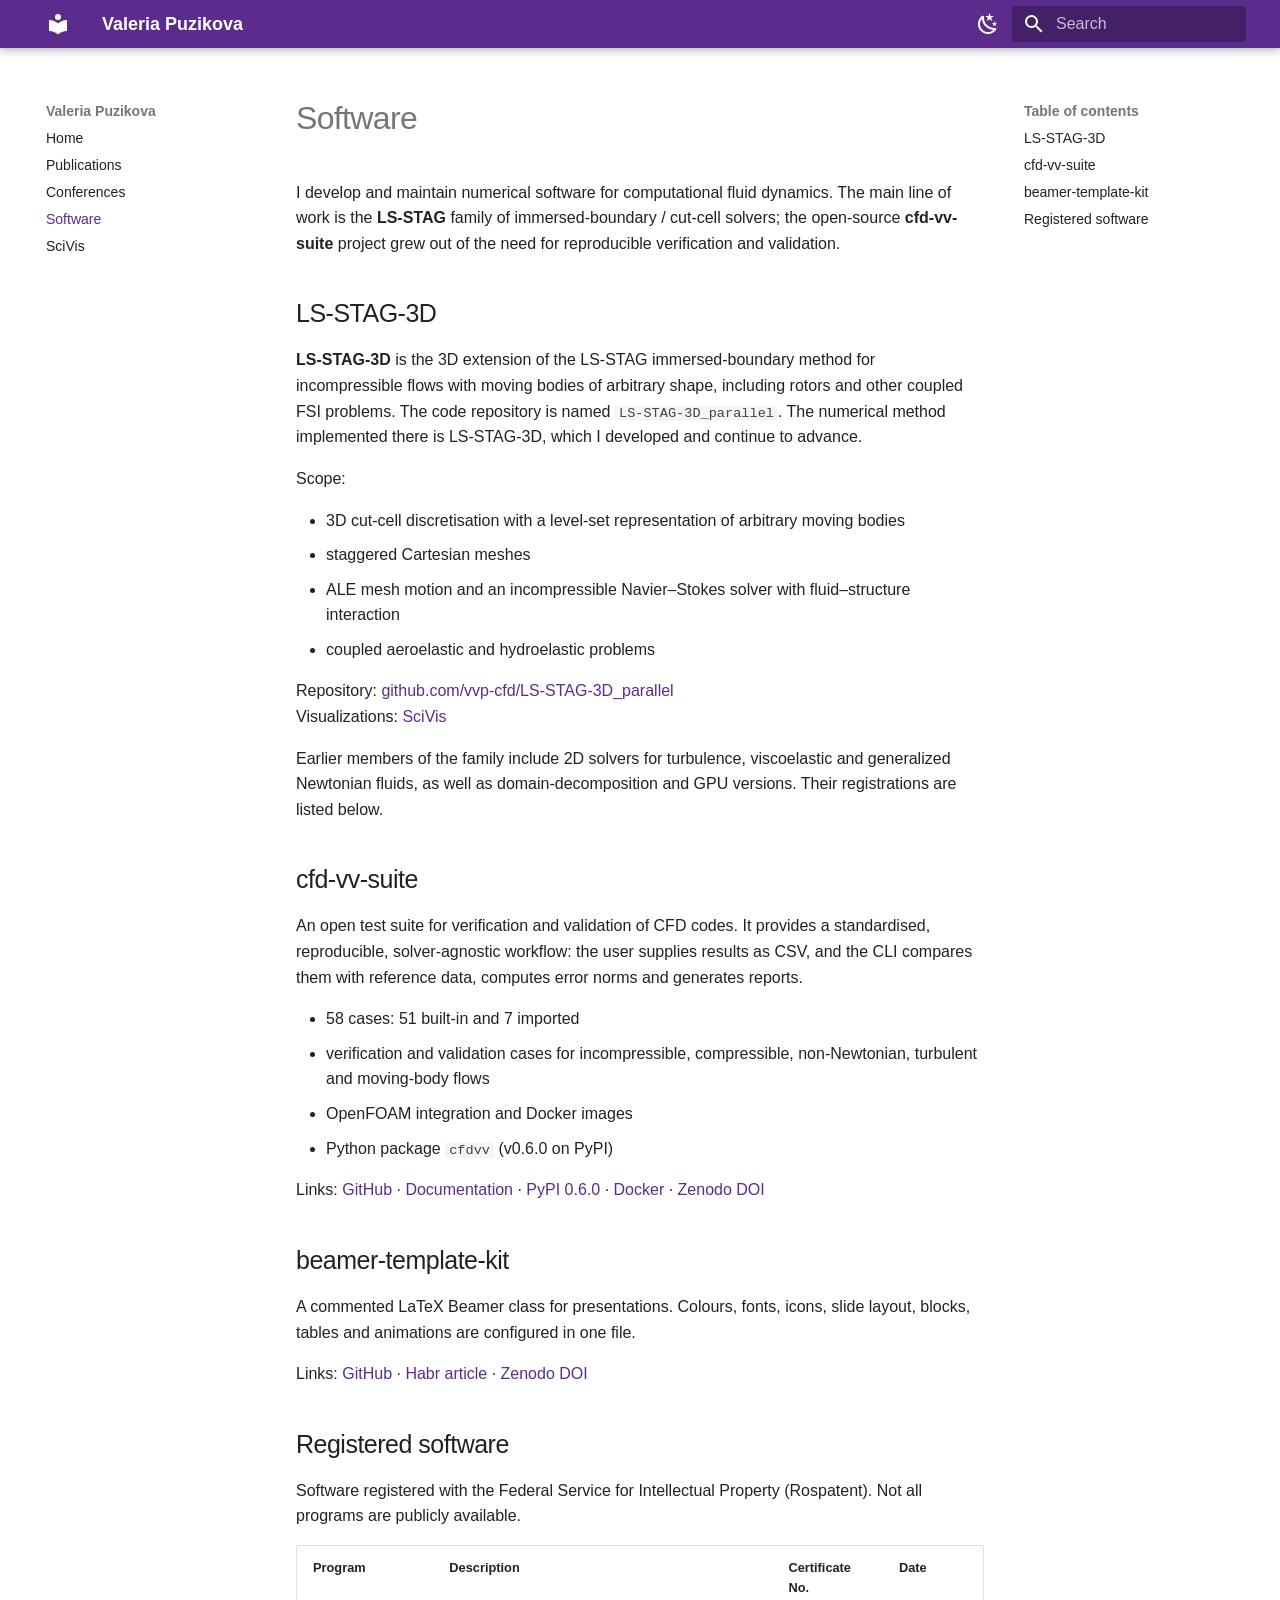
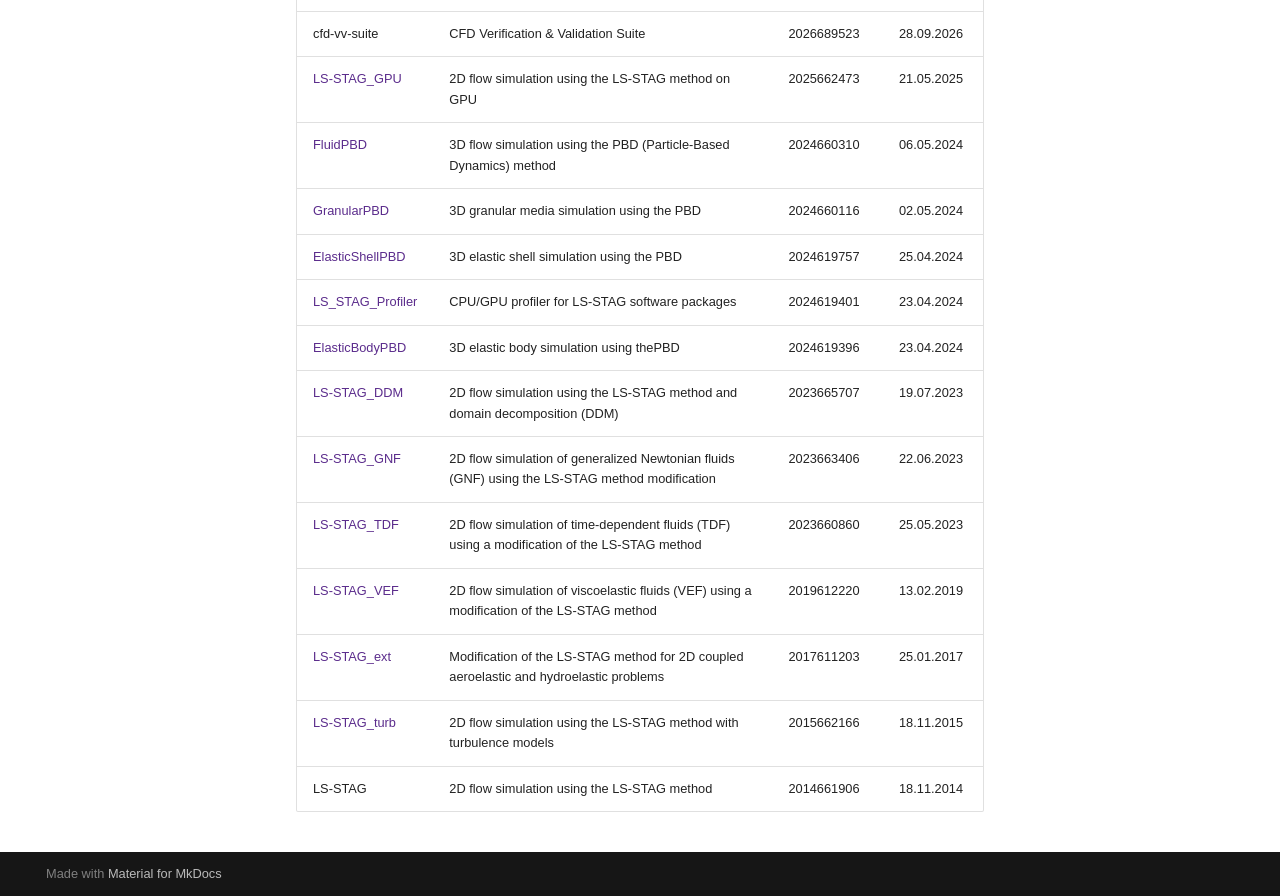
<file: software/index.html>
<!doctype html>
<html lang="en" class="no-js">
  <head>
    
      <meta charset="utf-8">
      <meta name="viewport" content="width=device-width,initial-scale=1">
      
        <meta name="description" content="CFD, immersed boundary methods, HPC, verification and validation">
      
      
      
        <link rel="canonical" href="https://vvp-cfd.github.io/software/">
      
      
        <link rel="prev" href="../conferences/">
      
      
        <link rel="next" href="../scivis/">
      
      
        
      
      
      <link rel="icon" href="../assets/images/favicon.png">
      <meta name="generator" content="mkdocs-1.6.1, mkdocs-material-9.7.7">
    
    
      
        <title>Software - Valeria Puzikova</title>
      
    
    
      <link rel="stylesheet" href="../assets/stylesheets/main.ec1eaa64.min.css">
      
        
        <link rel="stylesheet" href="../assets/stylesheets/palette.ab4e12ef.min.css">
      
      


    
    
      
    
    
      
    
    
      <link rel="stylesheet" href="../assets/extra.css">
    
    <script>__md_scope=new URL("..",location),__md_hash=e=>[...e].reduce(((e,_)=>(e<<5)-e+_.charCodeAt(0)),0),__md_get=(e,_=localStorage,t=__md_scope)=>JSON.parse(_.getItem(t.pathname+"."+e)),__md_set=(e,_,t=localStorage,a=__md_scope)=>{try{t.setItem(a.pathname+"."+e,JSON.stringify(_))}catch(e){}}</script>
    
      

    
    
  </head>
  
  
    
    
      
    
    
    
    
    <body dir="ltr" data-md-color-scheme="default" data-md-color-primary="custom" data-md-color-accent="custom">
  
    
    <input class="md-toggle" data-md-toggle="drawer" type="checkbox" id="__drawer" autocomplete="off">
    <input class="md-toggle" data-md-toggle="search" type="checkbox" id="__search" autocomplete="off">
    <label class="md-overlay" for="__drawer"></label>
    <div data-md-component="skip">
      
        
        <a href="#software" class="md-skip">
          Skip to content
        </a>
      
    </div>
    <div data-md-component="announce">
      
    </div>
    
    
      

  

<header class="md-header md-header--shadow" data-md-component="header">
  <nav class="md-header__inner md-grid" aria-label="Header">
    <a href=".." title="Valeria Puzikova" class="md-header__button md-logo" aria-label="Valeria Puzikova" data-md-component="logo">
      
  
  <svg xmlns="http://www.w3.org/2000/svg" viewBox="0 0 24 24"><path d="M12 8a3 3 0 0 0 3-3 3 3 0 0 0-3-3 3 3 0 0 0-3 3 3 3 0 0 0 3 3m0 3.54C9.64 9.35 6.5 8 3 8v11c3.5 0 6.64 1.35 9 3.54 2.36-2.19 5.5-3.54 9-3.54V8c-3.5 0-6.64 1.35-9 3.54"/></svg>

    </a>
    <label class="md-header__button md-icon" for="__drawer">
      
      <svg xmlns="http://www.w3.org/2000/svg" viewBox="0 0 24 24"><path d="M3 6h18v2H3zm0 5h18v2H3zm0 5h18v2H3z"/></svg>
    </label>
    <div class="md-header__title" data-md-component="header-title">
      <div class="md-header__ellipsis">
        <div class="md-header__topic">
          <span class="md-ellipsis">
            Valeria Puzikova
          </span>
        </div>
        <div class="md-header__topic" data-md-component="header-topic">
          <span class="md-ellipsis">
            
              Software
            
          </span>
        </div>
      </div>
    </div>
    
      
        <form class="md-header__option" data-md-component="palette">
  
    
    
    
    <input class="md-option" data-md-color-media="" data-md-color-scheme="default" data-md-color-primary="custom" data-md-color-accent="custom"  aria-label="Switch to dark mode"  type="radio" name="__palette" id="__palette_0">
    
      <label class="md-header__button md-icon" title="Switch to dark mode" for="__palette_1" hidden>
        <svg xmlns="http://www.w3.org/2000/svg" viewBox="0 0 24 24"><path d="m17.75 4.09-2.53 1.94.91 3.06-2.63-1.81-2.63 1.81.91-3.06-2.53-1.94L12.44 4l1.06-3 1.06 3zm3.5 6.91-1.64 1.25.59 1.98-1.7-1.17-1.7 1.17.59-1.98L15.75 11l2.06-.05L18.5 9l.69 1.95zm-2.28 4.95c.83-.08 1.72 1.1 1.19 1.85-.32.45-.66.87-1.08 1.27C15.17 23 8.84 23 4.94 19.07c-3.91-3.9-3.91-10.24 0-14.14.4-.4.82-.76 1.27-1.08.75-.53 1.93.36 1.85 1.19-.27 2.86.69 5.83 2.89 8.02a9.96 9.96 0 0 0 8.02 2.89m-1.64 2.02a12.08 12.08 0 0 1-7.8-3.47c-2.17-2.19-3.33-5-3.49-7.82-2.81 3.14-2.7 7.96.31 10.98 3.02 3.01 7.84 3.12 10.98.31"/></svg>
      </label>
    
  
    
    
    
    <input class="md-option" data-md-color-media="" data-md-color-scheme="slate" data-md-color-primary="custom" data-md-color-accent="custom"  aria-label="Switch to light mode"  type="radio" name="__palette" id="__palette_1">
    
      <label class="md-header__button md-icon" title="Switch to light mode" for="__palette_0" hidden>
        <svg xmlns="http://www.w3.org/2000/svg" viewBox="0 0 24 24"><path d="M12 7a5 5 0 0 1 5 5 5 5 0 0 1-5 5 5 5 0 0 1-5-5 5 5 0 0 1 5-5m0 2a3 3 0 0 0-3 3 3 3 0 0 0 3 3 3 3 0 0 0 3-3 3 3 0 0 0-3-3m0-7 2.39 3.42C13.65 5.15 12.84 5 12 5s-1.65.15-2.39.42zM3.34 7l4.16-.35A7.2 7.2 0 0 0 5.94 8.5c-.44.74-.69 1.5-.83 2.29zm.02 10 1.76-3.77a7.131 7.131 0 0 0 2.38 4.14zM20.65 7l-1.77 3.79a7.02 7.02 0 0 0-2.38-4.15zm-.01 10-4.14.36c.59-.51 1.12-1.14 1.54-1.86.42-.73.69-1.5.83-2.29zM12 22l-2.41-3.44c.74.27 1.55.44 2.41.44.82 0 1.63-.17 2.37-.44z"/></svg>
      </label>
    
  
</form>
      
    
    
      <script>var palette=__md_get("__palette");if(palette&&palette.color){if("(prefers-color-scheme)"===palette.color.media){var media=matchMedia("(prefers-color-scheme: light)"),input=document.querySelector(media.matches?"[data-md-color-media='(prefers-color-scheme: light)']":"[data-md-color-media='(prefers-color-scheme: dark)']");palette.color.media=input.getAttribute("data-md-color-media"),palette.color.scheme=input.getAttribute("data-md-color-scheme"),palette.color.primary=input.getAttribute("data-md-color-primary"),palette.color.accent=input.getAttribute("data-md-color-accent")}for(var[key,value]of Object.entries(palette.color))document.body.setAttribute("data-md-color-"+key,value)}</script>
    
    
    
      
      
        <label class="md-header__button md-icon" for="__search">
          
          <svg xmlns="http://www.w3.org/2000/svg" viewBox="0 0 24 24"><path d="M9.5 3A6.5 6.5 0 0 1 16 9.5c0 1.61-.59 3.09-1.56 4.23l.27.27h.79l5 5-1.5 1.5-5-5v-.79l-.27-.27A6.52 6.52 0 0 1 9.5 16 6.5 6.5 0 0 1 3 9.5 6.5 6.5 0 0 1 9.5 3m0 2C7 5 5 7 5 9.5S7 14 9.5 14 14 12 14 9.5 12 5 9.5 5"/></svg>
        </label>
        <div class="md-search" data-md-component="search" role="dialog">
  <label class="md-search__overlay" for="__search"></label>
  <div class="md-search__inner" role="search">
    <form class="md-search__form" name="search">
      <input type="text" class="md-search__input" name="query" aria-label="Search" placeholder="Search" autocapitalize="off" autocorrect="off" autocomplete="off" spellcheck="false" data-md-component="search-query" required>
      <label class="md-search__icon md-icon" for="__search">
        
        <svg xmlns="http://www.w3.org/2000/svg" viewBox="0 0 24 24"><path d="M9.5 3A6.5 6.5 0 0 1 16 9.5c0 1.61-.59 3.09-1.56 4.23l.27.27h.79l5 5-1.5 1.5-5-5v-.79l-.27-.27A6.52 6.52 0 0 1 9.5 16 6.5 6.5 0 0 1 3 9.5 6.5 6.5 0 0 1 9.5 3m0 2C7 5 5 7 5 9.5S7 14 9.5 14 14 12 14 9.5 12 5 9.5 5"/></svg>
        
        <svg xmlns="http://www.w3.org/2000/svg" viewBox="0 0 24 24"><path d="M20 11v2H8l5.5 5.5-1.42 1.42L4.16 12l7.92-7.92L13.5 5.5 8 11z"/></svg>
      </label>
      <nav class="md-search__options" aria-label="Search">
        
        <button type="reset" class="md-search__icon md-icon" title="Clear" aria-label="Clear" tabindex="-1">
          
          <svg xmlns="http://www.w3.org/2000/svg" viewBox="0 0 24 24"><path d="M19 6.41 17.59 5 12 10.59 6.41 5 5 6.41 10.59 12 5 17.59 6.41 19 12 13.41 17.59 19 19 17.59 13.41 12z"/></svg>
        </button>
      </nav>
      
        <div class="md-search__suggest" data-md-component="search-suggest"></div>
      
    </form>
    <div class="md-search__output">
      <div class="md-search__scrollwrap" tabindex="0" data-md-scrollfix>
        <div class="md-search-result" data-md-component="search-result">
          <div class="md-search-result__meta">
            Initializing search
          </div>
          <ol class="md-search-result__list" role="presentation"></ol>
        </div>
      </div>
    </div>
  </div>
</div>
      
    
    
  </nav>
  
</header>
    
    <div class="md-container" data-md-component="container">
      
      
        
          
        
      
      <main class="md-main" data-md-component="main">
        <div class="md-main__inner md-grid">
          
            
              
              <div class="md-sidebar md-sidebar--primary" data-md-component="sidebar" data-md-type="navigation" >
                <div class="md-sidebar__scrollwrap">
                  <div class="md-sidebar__inner">
                    



<nav class="md-nav md-nav--primary" aria-label="Navigation" data-md-level="0">
  <label class="md-nav__title" for="__drawer">
    <a href=".." title="Valeria Puzikova" class="md-nav__button md-logo" aria-label="Valeria Puzikova" data-md-component="logo">
      
  
  <svg xmlns="http://www.w3.org/2000/svg" viewBox="0 0 24 24"><path d="M12 8a3 3 0 0 0 3-3 3 3 0 0 0-3-3 3 3 0 0 0-3 3 3 3 0 0 0 3 3m0 3.54C9.64 9.35 6.5 8 3 8v11c3.5 0 6.64 1.35 9 3.54 2.36-2.19 5.5-3.54 9-3.54V8c-3.5 0-6.64 1.35-9 3.54"/></svg>

    </a>
    Valeria Puzikova
  </label>
  
  <ul class="md-nav__list" data-md-scrollfix>
    
      
      
  
  
  
  
    <li class="md-nav__item">
      <a href=".." class="md-nav__link">
        
  
  
  <span class="md-ellipsis">
    
  
    Home
  

    
  </span>
  
  

      </a>
    </li>
  

    
      
      
  
  
  
  
    <li class="md-nav__item">
      <a href="../publications/" class="md-nav__link">
        
  
  
  <span class="md-ellipsis">
    
  
    Publications
  

    
  </span>
  
  

      </a>
    </li>
  

    
      
      
  
  
  
  
    <li class="md-nav__item">
      <a href="../conferences/" class="md-nav__link">
        
  
  
  <span class="md-ellipsis">
    
  
    Conferences
  

    
  </span>
  
  

      </a>
    </li>
  

    
      
      
  
  
    
  
  
  
    <li class="md-nav__item md-nav__item--active">
      
      <input class="md-nav__toggle md-toggle" type="checkbox" id="__toc">
      
      
        
      
      
        <label class="md-nav__link md-nav__link--active" for="__toc">
          
  
  
  <span class="md-ellipsis">
    
  
    Software
  

    
  </span>
  
  

          <span class="md-nav__icon md-icon"></span>
        </label>
      
      <a href="./" class="md-nav__link md-nav__link--active">
        
  
  
  <span class="md-ellipsis">
    
  
    Software
  

    
  </span>
  
  

      </a>
      
        

<nav class="md-nav md-nav--secondary" aria-label="Table of contents">
  
  
  
    
  
  
    <label class="md-nav__title" for="__toc">
      <span class="md-nav__icon md-icon"></span>
      Table of contents
    </label>
    <ul class="md-nav__list" data-md-component="toc" data-md-scrollfix>
      
        <li class="md-nav__item">
  <a href="#ls-stag-3d" class="md-nav__link">
    <span class="md-ellipsis">
      
        LS-STAG-3D
      
    </span>
  </a>
  
</li>
      
        <li class="md-nav__item">
  <a href="#cfd-vv-suite" class="md-nav__link">
    <span class="md-ellipsis">
      
        cfd-vv-suite
      
    </span>
  </a>
  
</li>
      
        <li class="md-nav__item">
  <a href="#beamer-template-kit" class="md-nav__link">
    <span class="md-ellipsis">
      
        beamer-template-kit
      
    </span>
  </a>
  
</li>
      
        <li class="md-nav__item">
  <a href="#registered-software" class="md-nav__link">
    <span class="md-ellipsis">
      
        Registered software
      
    </span>
  </a>
  
</li>
      
    </ul>
  
</nav>
      
    </li>
  

    
      
      
  
  
  
  
    <li class="md-nav__item">
      <a href="../scivis/" class="md-nav__link">
        
  
  
  <span class="md-ellipsis">
    
  
    SciVis
  

    
  </span>
  
  

      </a>
    </li>
  

    
  </ul>
</nav>
                  </div>
                </div>
              </div>
            
            
              
              <div class="md-sidebar md-sidebar--secondary" data-md-component="sidebar" data-md-type="toc" >
                <div class="md-sidebar__scrollwrap">
                  <div class="md-sidebar__inner">
                    

<nav class="md-nav md-nav--secondary" aria-label="Table of contents">
  
  
  
    
  
  
    <label class="md-nav__title" for="__toc">
      <span class="md-nav__icon md-icon"></span>
      Table of contents
    </label>
    <ul class="md-nav__list" data-md-component="toc" data-md-scrollfix>
      
        <li class="md-nav__item">
  <a href="#ls-stag-3d" class="md-nav__link">
    <span class="md-ellipsis">
      
        LS-STAG-3D
      
    </span>
  </a>
  
</li>
      
        <li class="md-nav__item">
  <a href="#cfd-vv-suite" class="md-nav__link">
    <span class="md-ellipsis">
      
        cfd-vv-suite
      
    </span>
  </a>
  
</li>
      
        <li class="md-nav__item">
  <a href="#beamer-template-kit" class="md-nav__link">
    <span class="md-ellipsis">
      
        beamer-template-kit
      
    </span>
  </a>
  
</li>
      
        <li class="md-nav__item">
  <a href="#registered-software" class="md-nav__link">
    <span class="md-ellipsis">
      
        Registered software
      
    </span>
  </a>
  
</li>
      
    </ul>
  
</nav>
                  </div>
                </div>
              </div>
            
          
          
            <div class="md-content" data-md-component="content">
              
              <article class="md-content__inner md-typeset">
                
                  



<h1 id="software">Software</h1>
<p>I develop and maintain numerical software for computational fluid dynamics. The
main line of work is the <strong>LS-STAG</strong> family of immersed-boundary / cut-cell
solvers; the open-source <strong>cfd-vv-suite</strong> project grew out of the need for
reproducible verification and validation.</p>
<h2 id="ls-stag-3d">LS-STAG-3D</h2>
<p><strong>LS-STAG-3D</strong> is the 3D extension of the LS-STAG immersed-boundary method for
incompressible flows with moving bodies of arbitrary shape, including rotors and
other coupled FSI problems. The code repository is named <code>LS-STAG-3D_parallel</code>.
The numerical method implemented there is LS-STAG-3D, which I developed and continue to advance.</p>
<p>Scope:</p>
<ul>
<li>3D cut-cell discretisation with a level-set representation of arbitrary moving bodies</li>
<li>staggered Cartesian meshes</li>
<li>ALE mesh motion and an incompressible Navier–Stokes solver with fluid–structure interaction</li>
<li>coupled aeroelastic and hydroelastic problems</li>
</ul>
<p>Repository: <a href="https://github.com/vvp-cfd/LS-STAG-3D_parallel">github.com/vvp-cfd/LS-STAG-3D_parallel</a><br />
Visualizations: <a href="../scivis/">SciVis</a></p>
<p>Earlier members of the family include 2D solvers for turbulence, viscoelastic
and generalized Newtonian fluids, as well as domain-decomposition and GPU
versions. Their registrations are listed below.</p>
<h2 id="cfd-vv-suite">cfd-vv-suite</h2>
<p>An open test suite for verification and validation of CFD codes. It provides a
standardised, reproducible, solver-agnostic workflow: the user supplies results
as CSV, and the CLI compares them with reference data, computes error norms and
generates reports.</p>
<ul>
<li>58 cases: 51 built-in and 7 imported</li>
<li>verification and validation cases for incompressible, compressible,
  non-Newtonian, turbulent and moving-body flows</li>
<li>OpenFOAM integration and Docker images</li>
<li>Python package <code>cfdvv</code> (v0.6.0 on PyPI)</li>
</ul>
<p>Links: <a href="https://github.com/vvp-cfd/cfd-vv-suite">GitHub</a> ·
<a href="https://vvp-cfd.github.io/cfd-vv-suite/">Documentation</a> ·
<a href="https://pypi.org/project/cfdvv/0.6.0/">PyPI 0.6.0</a> ·
<a href="https://hub.docker.com/r/vvpcfd/cfdvv">Docker</a> ·
<a href="https://doi.org/10.5281/zenodo.21462234">Zenodo DOI</a></p>
<h2 id="beamer-template-kit">beamer-template-kit</h2>
<p>A commented LaTeX Beamer class for presentations. Colours, fonts,
icons, slide layout, blocks, tables and animations are configured in one file.</p>
<p>Links: <a href="https://github.com/vvp-cfd/beamer-template-kit">GitHub</a> ·
<a href="https://habr.com/ru/articles/1068600/">Habr article</a> ·
<a href="https://doi.org/10.5281/zenodo.21855491">Zenodo DOI</a></p>
<h2 id="registered-software">Registered software</h2>
<p>Software registered with the Federal Service for Intellectual Property
(Rospatent). Not all programs are publicly available.</p>
<table>
<thead>
<tr>
<th>Program</th>
<th>Description</th>
<th>Certificate No.</th>
<th>Date</th>
</tr>
</thead>
<tbody>
<tr>
<td>cfd-vv-suite</td>
<td>CFD Verification &amp; Validation Suite</td>
<td>2026689523</td>
<td>28.09.2026</td>
</tr>
<tr>
<td><a href="https://elibrary.ru/item.asp?id=82525590">LS-STAG_GPU</a></td>
<td>2D flow simulation using the LS-STAG method on GPU</td>
<td>2025662473</td>
<td>21.05.2025</td>
</tr>
<tr>
<td><a href="https://elibrary.ru/item.asp?id=67263985">FluidPBD</a></td>
<td>3D flow simulation using the PBD (Particle-Based Dynamics) method</td>
<td>2024660310</td>
<td>06.05.2024</td>
</tr>
<tr>
<td><a href="https://elibrary.ru/item.asp?id=67263783">GranularPBD</a></td>
<td>3D granular media simulation using the PBD</td>
<td>2024660116</td>
<td>02.05.2024</td>
</tr>
<tr>
<td><a href="https://elibrary.ru/item.asp?id=67263386">ElasticShellPBD</a></td>
<td>3D elastic shell simulation using the PBD</td>
<td>2024619757</td>
<td>25.04.2024</td>
</tr>
<tr>
<td><a href="https://elibrary.ru/item.asp?id=67263010">LS_STAG_Profiler</a></td>
<td>CPU/GPU profiler for LS-STAG software packages</td>
<td>2024619401</td>
<td>23.04.2024</td>
</tr>
<tr>
<td><a href="https://elibrary.ru/item.asp?id=67263005">ElasticBodyPBD</a></td>
<td>3D elastic body simulation using  thePBD</td>
<td>2024619396</td>
<td>23.04.2024</td>
</tr>
<tr>
<td><a href="https://elibrary.ru/item.asp?id=54200626">LS-STAG_DDM</a></td>
<td>2D flow simulation using the LS-STAG method and domain decomposition (DDM)</td>
<td>2023665707</td>
<td>19.07.2023</td>
</tr>
<tr>
<td><a href="https://elibrary.ru/item.asp?id=54197970">LS-STAG_GNF</a></td>
<td>2D flow simulation of generalized Newtonian fluids (GNF) using the LS-STAG method modification</td>
<td>2023663406</td>
<td>22.06.2023</td>
</tr>
<tr>
<td><a href="https://elibrary.ru/item.asp?id=54047654">LS-STAG_TDF</a></td>
<td>2D flow simulation of time-dependent fluids (TDF) using a modification of the LS-STAG method</td>
<td>2023660860</td>
<td>25.05.2023</td>
</tr>
<tr>
<td><a href="https://elibrary.ru/item.asp?id=39310763">LS-STAG_VEF</a></td>
<td>2D flow simulation of viscoelastic fluids (VEF) using a modification of the LS-STAG method</td>
<td>2019612220</td>
<td>13.02.2019</td>
</tr>
<tr>
<td><a href="https://elibrary.ru/item.asp?id=39359755">LS-STAG_ext</a></td>
<td>Modification of the LS-STAG method for 2D coupled aeroelastic and hydroelastic problems</td>
<td>2017611203</td>
<td>25.01.2017</td>
</tr>
<tr>
<td><a href="https://elibrary.ru/item.asp?id=39339693">LS-STAG_turb</a></td>
<td>2D flow simulation using the LS-STAG method with turbulence models</td>
<td>2015662166</td>
<td>18.11.2015</td>
</tr>
<tr>
<td>LS-STAG</td>
<td>2D flow simulation using the LS-STAG method</td>
<td>2014661906</td>
<td>18.11.2014</td>
</tr>
</tbody>
</table>












                
              </article>
            </div>
          
          
<script>var target=document.getElementById(location.hash.slice(1));target&&target.name&&(target.checked=target.name.startsWith("__tabbed_"))</script>
        </div>
        
          <button type="button" class="md-top md-icon" data-md-component="top" hidden>
  
  <svg xmlns="http://www.w3.org/2000/svg" viewBox="0 0 24 24"><path d="M13 20h-2V8l-5.5 5.5-1.42-1.42L12 4.16l7.92 7.92-1.42 1.42L13 8z"/></svg>
  Back to top
</button>
        
      </main>
      
        <footer class="md-footer">
  
  <div class="md-footer-meta md-typeset">
    <div class="md-footer-meta__inner md-grid">
      <div class="md-copyright">
  
  
    Made with
    <a href="https://squidfunk.github.io/mkdocs-material/" target="_blank" rel="noopener">
      Material for MkDocs
    </a>
  
</div>
      
    </div>
  </div>
</footer>
      
    </div>
    <div class="md-dialog" data-md-component="dialog">
      <div class="md-dialog__inner md-typeset"></div>
    </div>
    
    
    
      
      
      <script id="__config" type="application/json">{"annotate": null, "base": "..", "features": ["navigation.sections", "navigation.top", "search.suggest", "search.highlight", "content.code.copy"], "search": "../assets/javascripts/workers/search.2c215733.min.js", "tags": null, "translations": {"clipboard.copied": "Copied to clipboard", "clipboard.copy": "Copy to clipboard", "search.result.more.one": "1 more on this page", "search.result.more.other": "# more on this page", "search.result.none": "No matching documents", "search.result.one": "1 matching document", "search.result.other": "# matching documents", "search.result.placeholder": "Type to start searching", "search.result.term.missing": "Missing", "select.version": "Select version"}, "version": null}</script>
    
    
      <script src="../assets/javascripts/bundle.d7400e89.min.js"></script>
      
    
  </body>
</html>
</file>
<file: assets/extra.css>
:root {
  --vp-purple: #5b2c8c;
  --vp-purple-light: #8e44ad;
  --vp-purple-dark: #3f1d63;
  --vp-orange: #ff794c;
  --vp-bg: #f3eef7;
}

[data-md-color-scheme="default"],
[data-md-color-scheme="slate"] {
  --md-primary-fg-color: var(--vp-purple);
  --md-primary-fg-color--light: var(--vp-purple-light);
  --md-primary-fg-color--dark: var(--vp-purple-dark);
  --md-accent-fg-color: var(--vp-orange);
}

[data-md-color-scheme="slate"] {
  --md-default-bg-color: #17121f;
  --md-default-fg-color: #eee8f5;
}

.md-typeset h1,
.md-typeset h2 {
  letter-spacing: -0.02em;
}

.hero {
  position: relative;
  margin: 0.5rem 0 2rem;
  padding: 3rem 2rem 2rem;
  border-radius: 1rem;
  color: #fff;
  background-image:
    linear-gradient(100deg, rgba(40, 15, 65, 0.96) 0%, rgba(91, 44, 140, 0.78) 55%, rgba(143, 68, 173, 0.35) 100%),
    url("banner.svg");
  background-size: cover;
  background-position: center;
  overflow: hidden;
}

.hero h1 {
  margin: 0;
  color: #fff;
  font-size: clamp(2rem, 5vw, 3.2rem);
  line-height: 1.05;
}

.hero .tagline {
  margin: 0.5rem 0 1rem;
  font-size: clamp(0.95rem, 2vw, 1.15rem);
  color: #f1e7fb;
  font-weight: 600;
}

.hero p {
  max-width: 46rem;
  color: #f7f1fc;
}

.hero-links {
  display: flex;
  flex-wrap: wrap;
  gap: 0.6rem;
  margin-top: 1.25rem;
}

.hero-links a {
  display: inline-block;
  padding: 0.45rem 0.85rem;
  border: 1px solid rgba(255, 255, 255, 0.55);
  border-radius: 999px;
  color: #fff;
  font-size: 0.82rem;
  text-decoration: none;
}

.hero-links a:hover {
  background: rgba(255, 255, 255, 0.14);
  border-color: #fff;
}

.chips {
  display: flex;
  flex-wrap: wrap;
  gap: 0.5rem;
  margin: 0.75rem 0 1.5rem;
}

.chip {
  display: inline-block;
  padding: 0.25rem 0.7rem;
  border: 1px solid var(--md-default-fg-color--lightest);
  border-radius: 999px;
  font-size: 0.78rem;
  color: var(--md-default-fg-color--light);
  background: var(--md-code-bg-color);
}

.card-grid {
  display: grid;
  grid-template-columns: repeat(auto-fit, minmax(250px, 1fr));
  gap: 1rem;
  margin: 1rem 0 2rem;
}

.card {
  border: 1px solid var(--md-default-fg-color--lightest);
  border-radius: 0.75rem;
  overflow: hidden;
  background: var(--md-default-bg-color);
  transition: transform 120ms ease, box-shadow 120ms ease;
}

.card:hover {
  transform: translateY(-2px);
  box-shadow: 0 10px 30px rgba(63, 29, 99, 0.16);
}

.card img {
  display: block;
  width: 100%;
  aspect-ratio: 16 / 9;
  object-fit: cover;
}

.card-body {
  padding: 0.9rem 1rem 1.1rem;
}

.card-body h3 {
  margin: 0 0 0.35rem;
  font-size: 1rem;
}

.card-body p {
  margin: 0 0 0.75rem;
  font-size: 0.86rem;
  color: var(--md-default-fg-color--light);
}

.card-body a {
  font-size: 0.82rem;
  font-weight: 600;
}

.book-card {
  display: flex;
  gap: 1.5rem;
  align-items: flex-start;
  margin: 1rem 0 2rem;
}

.book-card img {
  display: block;
  width: 180px;
  height: auto;
  border-radius: 0.5rem;
  box-shadow: 0 12px 30px rgba(63, 29, 99, 0.2);
}

.book-card h3 {
  margin-top: 0;
  font-size: 1.05rem;
}

.book-card p {
  font-size: 0.9rem;
}

.md-typeset ul li {
  margin-bottom: 0.45rem;
}

.gallery {
  display: grid;
  grid-template-columns: repeat(auto-fit, minmax(270px, 1fr));
  gap: 1rem;
  margin: 1rem 0 2rem;
}

.gallery figure {
  margin: 0;
  border: 1px solid var(--md-default-fg-color--lightest);
  border-radius: 0.75rem;
  overflow: hidden;
  background: var(--md-default-bg-color);
}

.gallery img {
  display: block;
  width: 100%;
  aspect-ratio: 16 / 9;
  object-fit: cover;
}

.gallery.stills img {
  aspect-ratio: 4 / 3;
  object-fit: contain;
  background: var(--md-default-bg-color);
}

.gallery figcaption {
  padding: 0.65rem 0.8rem;
  font-size: 0.8rem;
  color: var(--md-default-fg-color--light);
}

.video-grid {
  display: grid;
  grid-template-columns: repeat(auto-fit, minmax(280px, 1fr));
  gap: 1rem;
  margin: 1rem 0 2rem;
}

.video-card {
  margin: 0;
  border: 1px solid var(--md-default-fg-color--lightest);
  border-radius: 0.75rem;
  overflow: hidden;
  background: var(--md-default-bg-color);
}

.video-card video {
  display: block;
  width: 100%;
  height: clamp(180px, 22vw, 260px);
  object-fit: contain;
  background: #07130a;
}

.video-grid.plots .video-card video {
  height: auto;
  aspect-ratio: auto;
}

.video-card figcaption {
  padding: 0.65rem 0.8rem;
  font-size: 0.8rem;
  color: var(--md-default-fg-color--light);
}

.video-card figcaption strong {
  color: var(--md-default-fg-color);
}

.video-card figcaption a {
  font-weight: 600;
}

.software-table td,
.software-table th {
  font-size: 0.82rem;
}

@media (max-width: 600px) {
  .hero {
    padding: 2.5rem 1rem 1.25rem;
    border-radius: 0.75rem;
  }

  .hero p {
    font-size: 0.9rem;
  }

  .book-card {
    flex-direction: column;
  }

  .book-card img {
    width: 150px;
  }
}
</file>
<file: assets/stylesheets/main.ec1eaa64.min.css>
@charset "UTF-8";html{-webkit-text-size-adjust:none;-moz-text-size-adjust:none;text-size-adjust:none;box-sizing:border-box}*,:after,:before{box-sizing:inherit}@media (prefers-reduced-motion){*,:after,:before{transition:none!important}}body{margin:0}a,button,input,label{-webkit-tap-highlight-color:transparent}a{color:inherit;text-decoration:none}hr{border:0;box-sizing:initial;display:block;height:.05rem;overflow:visible;padding:0}small{font-size:80%}sub,sup{line-height:1em}img{border-style:none}table{border-collapse:initial;border-spacing:0}td,th{font-weight:400;vertical-align:top}button{background:#0000;border:0;font-family:inherit;font-size:inherit;margin:0;padding:0}input{border:0;outline:none}:root{--md-primary-fg-color:#4051b5;--md-primary-fg-color--light:#5d6cc0;--md-primary-fg-color--dark:#303fa1;--md-primary-bg-color:#fff;--md-primary-bg-color--light:#ffffffb3;--md-accent-fg-color:#526cfe;--md-accent-fg-color--transparent:#526cfe1a;--md-accent-bg-color:#fff;--md-accent-bg-color--light:#ffffffb3}[data-md-color-scheme=default]{color-scheme:light}[data-md-color-scheme=default] img[src$="#gh-dark-mode-only"],[data-md-color-scheme=default] img[src$="#only-dark"]{display:none}:root,[data-md-color-scheme=default]{--md-hue:225deg;--md-default-fg-color:#000000de;--md-default-fg-color--light:#0000008a;--md-default-fg-color--lighter:#00000052;--md-default-fg-color--lightest:#00000012;--md-default-bg-color:#fff;--md-default-bg-color--light:#ffffffb3;--md-default-bg-color--lighter:#ffffff4d;--md-default-bg-color--lightest:#ffffff1f;--md-code-fg-color:#36464e;--md-code-bg-color:#f5f5f5;--md-code-bg-color--light:#f5f5f5b3;--md-code-bg-color--lighter:#f5f5f54d;--md-code-hl-color:#4287ff;--md-code-hl-color--light:#4287ff1a;--md-code-hl-number-color:#d52a2a;--md-code-hl-special-color:#db1457;--md-code-hl-function-color:#a846b9;--md-code-hl-constant-color:#6e59d9;--md-code-hl-keyword-color:#3f6ec6;--md-code-hl-string-color:#1c7d4d;--md-code-hl-name-color:var(--md-code-fg-color);--md-code-hl-operator-color:var(--md-default-fg-color--light);--md-code-hl-punctuation-color:var(--md-default-fg-color--light);--md-code-hl-comment-color:var(--md-default-fg-color--light);--md-code-hl-generic-color:var(--md-default-fg-color--light);--md-code-hl-variable-color:var(--md-default-fg-color--light);--md-typeset-color:var(--md-default-fg-color);--md-typeset-a-color:var(--md-primary-fg-color);--md-typeset-del-color:#f5503d26;--md-typeset-ins-color:#0bd57026;--md-typeset-kbd-color:#fafafa;--md-typeset-kbd-accent-color:#fff;--md-typeset-kbd-border-color:#b8b8b8;--md-typeset-mark-color:#ffff0080;--md-typeset-table-color:#0000001f;--md-typeset-table-color--light:rgba(0,0,0,.035);--md-admonition-fg-color:var(--md-default-fg-color);--md-admonition-bg-color:var(--md-default-bg-color);--md-warning-fg-color:#000000de;--md-warning-bg-color:#ff9;--md-footer-fg-color:#fff;--md-footer-fg-color--light:#ffffffb3;--md-footer-fg-color--lighter:#ffffff73;--md-footer-bg-color:#000000de;--md-footer-bg-color--dark:#00000052;--md-shadow-z1:0 0.2rem 0.5rem #0000000d,0 0 0.05rem #0000001a;--md-shadow-z2:0 0.2rem 0.5rem #0000001a,0 0 0.05rem #00000040;--md-shadow-z3:0 0.2rem 0.5rem #0003,0 0 0.05rem #00000059}.md-icon svg{fill:currentcolor;display:block;height:1.2rem;width:1.2rem}body{-webkit-font-smoothing:antialiased;-moz-osx-font-smoothing:grayscale;--md-text-font-family:var(--md-text-font,_),-apple-system,BlinkMacSystemFont,Helvetica,Arial,sans-serif;--md-code-font-family:var(--md-code-font,_),SFMono-Regular,Consolas,Menlo,monospace}aside,body,input{font-feature-settings:"kern","liga";color:var(--md-typeset-color);font-family:var(--md-text-font-family)}code,kbd,pre{font-feature-settings:"kern";font-family:var(--md-code-font-family)}:root{--md-typeset-table-sort-icon:url('data:image/svg+xml;charset=utf-8,<svg xmlns="http://www.w3.org/2000/svg" viewBox="0 0 24 24"><path d="m18 21-4-4h3V7h-3l4-4 4 4h-3v10h3M2 19v-2h10v2M2 13v-2h7v2M2 7V5h4v2z"/></svg>');--md-typeset-table-sort-icon--asc:url('data:image/svg+xml;charset=utf-8,<svg xmlns="http://www.w3.org/2000/svg" viewBox="0 0 24 24"><path d="M19 17h3l-4 4-4-4h3V3h2M2 17h10v2H2M6 5v2H2V5m0 6h7v2H2z"/></svg>');--md-typeset-table-sort-icon--desc:url('data:image/svg+xml;charset=utf-8,<svg xmlns="http://www.w3.org/2000/svg" viewBox="0 0 24 24"><path d="M19 7h3l-4-4-4 4h3v14h2M2 17h10v2H2M6 5v2H2V5m0 6h7v2H2z"/></svg>')}.md-typeset{-webkit-print-color-adjust:exact;color-adjust:exact;font-size:.8rem;line-height:1.6;overflow-wrap:break-word}@media print{.md-typeset{font-size:.68rem}}.md-typeset blockquote,.md-typeset dl,.md-typeset figure,.md-typeset ol,.md-typeset pre,.md-typeset ul{margin-bottom:1em;margin-top:1em}.md-typeset h1{color:var(--md-default-fg-color--light);font-size:2em;line-height:1.3;margin:0 0 1.25em}.md-typeset h1,.md-typeset h2{font-weight:300;letter-spacing:-.01em}.md-typeset h2{font-size:1.5625em;line-height:1.4;margin:1.6em 0 .64em}.md-typeset h3{font-size:1.25em;font-weight:400;letter-spacing:-.01em;line-height:1.5;margin:1.6em 0 .8em}.md-typeset h2+h3{margin-top:.8em}.md-typeset h4{font-weight:700;letter-spacing:-.01em;margin:1em 0}.md-typeset h5,.md-typeset h6{color:var(--md-default-fg-color--light);font-size:.8em;font-weight:700;letter-spacing:-.01em;margin:1.25em 0}.md-typeset h5{text-transform:uppercase}.md-typeset h5 code{text-transform:none}.md-typeset hr{border-bottom:.05rem solid var(--md-default-fg-color--lightest);display:flow-root;margin:1.5em 0}.md-typeset a{color:var(--md-typeset-a-color);word-break:break-word}.md-typeset a,.md-typeset a:before{transition:color 125ms}.md-typeset a:focus,.md-typeset a:hover{color:var(--md-accent-fg-color)}.md-typeset a:focus code,.md-typeset a:hover code{background-color:var(--md-accent-fg-color--transparent);color:var(--md-accent-fg-color)}.md-typeset a code{color:var(--md-typeset-a-color)}.md-typeset a.focus-visible{outline-color:var(--md-accent-fg-color);outline-offset:.2rem}.md-typeset code,.md-typeset kbd,.md-typeset pre{color:var(--md-code-fg-color);direction:ltr;font-variant-ligatures:none;transition:background-color 125ms}@media print{.md-typeset code,.md-typeset kbd,.md-typeset pre{white-space:pre-wrap}}.md-typeset code{background-color:var(--md-code-bg-color);border-radius:.1rem;-webkit-box-decoration-break:clone;box-decoration-break:clone;font-size:.85em;padding:0 .2941176471em;transition:color 125ms,background-color 125ms;word-break:break-word}.md-typeset code:not(.focus-visible){-webkit-tap-highlight-color:transparent;outline:none}.md-typeset pre{display:flow-root;line-height:1.4;position:relative}.md-typeset pre>code{-webkit-box-decoration-break:slice;box-decoration-break:slice;box-shadow:none;display:block;margin:0;outline-color:var(--md-accent-fg-color);overflow:auto;padding:.7720588235em 1.1764705882em;scrollbar-color:var(--md-default-fg-color--lighter) #0000;scrollbar-width:thin;touch-action:auto;word-break:normal}.md-typeset pre>code:hover{scrollbar-color:var(--md-accent-fg-color) #0000}.md-typeset pre>code::-webkit-scrollbar{height:.2rem;width:.2rem}.md-typeset pre>code::-webkit-scrollbar-thumb{background-color:var(--md-default-fg-color--lighter)}.md-typeset pre>code::-webkit-scrollbar-thumb:hover{background-color:var(--md-accent-fg-color)}.md-typeset kbd{background-color:var(--md-typeset-kbd-color);border-radius:.1rem;box-shadow:0 .1rem 0 .05rem var(--md-typeset-kbd-border-color),0 .1rem 0 var(--md-typeset-kbd-border-color),0 -.1rem .2rem var(--md-typeset-kbd-accent-color) inset;color:var(--md-default-fg-color);display:inline-block;font-size:.75em;padding:0 .6666666667em;vertical-align:text-top;word-break:break-word}.md-typeset mark{background-color:var(--md-typeset-mark-color);-webkit-box-decoration-break:clone;box-decoration-break:clone;color:inherit;word-break:break-word}.md-typeset abbr{cursor:help;text-decoration:none}.md-typeset [data-preview],.md-typeset abbr{border-bottom:.05rem dotted var(--md-default-fg-color--light)}.md-typeset small{opacity:.75}[dir=ltr] .md-typeset sub,[dir=ltr] .md-typeset sup{margin-left:.078125em}[dir=rtl] .md-typeset sub,[dir=rtl] .md-typeset sup{margin-right:.078125em}[dir=ltr] .md-typeset blockquote{padding-left:.6rem}[dir=rtl] .md-typeset blockquote{padding-right:.6rem}[dir=ltr] .md-typeset blockquote{border-left:.2rem solid var(--md-default-fg-color--lighter)}[dir=rtl] .md-typeset blockquote{border-right:.2rem solid var(--md-default-fg-color--lighter)}.md-typeset blockquote{color:var(--md-default-fg-color--light);margin-left:0;margin-right:0}.md-typeset ul{list-style-type:disc}.md-typeset ul[type]{list-style-type:revert-layer}[dir=ltr] .md-typeset ol,[dir=ltr] .md-typeset ul{margin-left:.625em}[dir=rtl] .md-typeset ol,[dir=rtl] .md-typeset ul{margin-right:.625em}.md-typeset ol,.md-typeset ul{padding:0}.md-typeset ol:not([hidden]),.md-typeset ul:not([hidden]){display:flow-root}.md-typeset ol ol,.md-typeset ul ol{list-style-type:lower-alpha}.md-typeset ol ol ol,.md-typeset ul ol ol{list-style-type:lower-roman}.md-typeset ol ol ol ol,.md-typeset ul ol ol ol{list-style-type:upper-alpha}.md-typeset ol ol ol ol ol,.md-typeset ul ol ol ol ol{list-style-type:upper-roman}.md-typeset ol[type],.md-typeset ul[type]{list-style-type:revert-layer}[dir=ltr] .md-typeset ol li,[dir=ltr] .md-typeset ul li{margin-left:1.25em}[dir=rtl] .md-typeset ol li,[dir=rtl] .md-typeset ul li{margin-right:1.25em}.md-typeset ol li,.md-typeset ul li{margin-bottom:.5em}.md-typeset ol li blockquote,.md-typeset ol li p,.md-typeset ul li blockquote,.md-typeset ul li p{margin:.5em 0}.md-typeset ol li:last-child,.md-typeset ul li:last-child{margin-bottom:0}[dir=ltr] .md-typeset ol li ol,[dir=ltr] .md-typeset ol li ul,[dir=ltr] .md-typeset ul li ol,[dir=ltr] .md-typeset ul li ul{margin-left:.625em}[dir=rtl] .md-typeset ol li ol,[dir=rtl] .md-typeset ol li ul,[dir=rtl] .md-typeset ul li ol,[dir=rtl] .md-typeset ul li ul{margin-right:.625em}.md-typeset ol li ol,.md-typeset ol li ul,.md-typeset ul li ol,.md-typeset ul li ul{margin-bottom:.5em;margin-top:.5em}[dir=ltr] .md-typeset dd{margin-left:1.875em}[dir=rtl] .md-typeset dd{margin-right:1.875em}.md-typeset dd{margin-bottom:1.5em;margin-top:1em}.md-typeset img,.md-typeset svg,.md-typeset video{height:auto;max-width:100%}.md-typeset img[align=left]{margin:1em 1em 1em 0}.md-typeset img[align=right]{margin:1em 0 1em 1em}.md-typeset img[align]:only-child{margin-top:0}.md-typeset figure{display:flow-root;margin:1em auto;max-width:100%;text-align:center;width:fit-content}.md-typeset figure img{display:block;margin:0 auto}.md-typeset figcaption{font-style:italic;margin:1em auto;max-width:24rem}.md-typeset iframe{max-width:100%}.md-typeset table:not([class]){background-color:var(--md-default-bg-color);border:.05rem solid var(--md-typeset-table-color);border-radius:.1rem;display:inline-block;font-size:.64rem;max-width:100%;overflow:auto;touch-action:auto}@media print{.md-typeset table:not([class]){display:table}}.md-typeset table:not([class])+*{margin-top:1.5em}.md-typeset table:not([class]) td>:first-child,.md-typeset table:not([class]) th>:first-child{margin-top:0}.md-typeset table:not([class]) td>:last-child,.md-typeset table:not([class]) th>:last-child{margin-bottom:0}.md-typeset table:not([class]) td:not([align]),.md-typeset table:not([class]) th:not([align]){text-align:left}[dir=rtl] .md-typeset table:not([class]) td:not([align]),[dir=rtl] .md-typeset table:not([class]) th:not([align]){text-align:right}.md-typeset table:not([class]) th{font-weight:700;min-width:5rem;padding:.9375em 1.25em;vertical-align:top}.md-typeset table:not([class]) td{border-top:.05rem solid var(--md-typeset-table-color);padding:.9375em 1.25em;vertical-align:top}.md-typeset table:not([class]) tbody tr{transition:background-color 125ms}.md-typeset table:not([class]) tbody tr:hover{background-color:var(--md-typeset-table-color--light);box-shadow:0 .05rem 0 var(--md-default-bg-color) inset}.md-typeset table:not([class]) a{word-break:normal}.md-typeset table th[role=columnheader]{cursor:pointer}[dir=ltr] .md-typeset table th[role=columnheader]:after{margin-left:.5em}[dir=rtl] .md-typeset table th[role=columnheader]:after{margin-right:.5em}.md-typeset table th[role=columnheader]:after{content:"";display:inline-block;height:1.2em;-webkit-mask-image:var(--md-typeset-table-sort-icon);mask-image:var(--md-typeset-table-sort-icon);-webkit-mask-repeat:no-repeat;mask-repeat:no-repeat;-webkit-mask-size:contain;mask-size:contain;transition:background-color 125ms;vertical-align:text-bottom;width:1.2em}.md-typeset table th[role=columnheader]:hover:after{background-color:var(--md-default-fg-color--lighter)}.md-typeset table th[role=columnheader][aria-sort=ascending]:after{background-color:var(--md-default-fg-color--light);-webkit-mask-image:var(--md-typeset-table-sort-icon--asc);mask-image:var(--md-typeset-table-sort-icon--asc)}.md-typeset table th[role=columnheader][aria-sort=descending]:after{background-color:var(--md-default-fg-color--light);-webkit-mask-image:var(--md-typeset-table-sort-icon--desc);mask-image:var(--md-typeset-table-sort-icon--desc)}.md-typeset__scrollwrap{margin:1em -.8rem;overflow-x:auto;touch-action:auto}.md-typeset__table{display:inline-block;margin-bottom:.5em;padding:0 .8rem}@media print{.md-typeset__table{display:block}}html .md-typeset__table table{display:table;margin:0;overflow:hidden;width:100%}@media screen and (max-width:44.984375em){.md-content__inner>pre{margin:1em -.8rem}.md-content__inner>pre code{border-radius:0}}.md-typeset .md-author{border-radius:100%;display:block;flex-shrink:0;height:1.6rem;overflow:hidden;position:relative;transition:color 125ms,transform 125ms;width:1.6rem}.md-typeset .md-author img{display:block}.md-typeset .md-author--more{background:var(--md-default-fg-color--lightest);color:var(--md-default-fg-color--lighter);font-size:.6rem;font-weight:700;line-height:1.6rem;text-align:center}.md-typeset .md-author--long{height:2.4rem;width:2.4rem}.md-typeset a.md-author{transform:scale(1)}.md-typeset a.md-author img{border-radius:100%;filter:grayscale(100%) opacity(75%);transition:filter 125ms}.md-typeset a.md-author:focus,.md-typeset a.md-author:hover{transform:scale(1.1);z-index:1}.md-typeset a.md-author:focus img,.md-typeset a.md-author:hover img{filter:grayscale(0)}.md-banner{background-color:var(--md-footer-bg-color);color:var(--md-footer-fg-color);overflow:auto}@media print{.md-banner{display:none}}.md-banner--warning{background-color:var(--md-warning-bg-color);color:var(--md-warning-fg-color)}.md-banner__inner{font-size:.7rem;margin:.6rem auto;padding:0 .8rem}[dir=ltr] .md-banner__button{float:right}[dir=rtl] .md-banner__button{float:left}.md-banner__button{color:inherit;cursor:pointer;transition:opacity .25s}.no-js .md-banner__button{display:none}.md-banner__button:hover{opacity:.7}html{font-size:125%;height:100%;overflow-x:hidden}@media screen and (min-width:100em){html{font-size:137.5%}}@media screen and (min-width:125em){html{font-size:150%}}body{background-color:var(--md-default-bg-color);display:flex;flex-direction:column;font-size:.5rem;min-height:100%;position:relative;width:100%}@media print{body{display:block}}@media screen and (max-width:59.984375em){body[data-md-scrolllock]{position:fixed}}.md-grid{margin-left:auto;margin-right:auto;max-width:61rem}.md-container{display:flex;flex-direction:column;flex-grow:1}@media print{.md-container{display:block}}.md-main{flex-grow:1}.md-main__inner{display:flex;height:100%;margin-top:1.5rem}.md-ellipsis{overflow:hidden;text-overflow:ellipsis}.md-toggle{display:none}.md-option{height:0;opacity:0;position:absolute;width:0}.md-option:checked+label:not([hidden]){display:block}.md-option.focus-visible+label{outline-color:var(--md-accent-fg-color);outline-style:auto}.md-skip{background-color:var(--md-default-fg-color);border-radius:.1rem;color:var(--md-default-bg-color);font-size:.64rem;margin:.5rem;opacity:0;outline-color:var(--md-accent-fg-color);padding:.3rem .5rem;position:fixed;transform:translateY(.4rem);z-index:-1}.md-skip:focus{opacity:1;transform:translateY(0);transition:transform .25s cubic-bezier(.4,0,.2,1),opacity 175ms 75ms;z-index:10}@page{margin:25mm}:root{--md-clipboard-icon:url('data:image/svg+xml;charset=utf-8,<svg xmlns="http://www.w3.org/2000/svg" viewBox="0 0 24 24"><path d="M19 21H8V7h11m0-2H8a2 2 0 0 0-2 2v14a2 2 0 0 0 2 2h11a2 2 0 0 0 2-2V7a2 2 0 0 0-2-2m-3-4H4a2 2 0 0 0-2 2v14h2V3h12z"/></svg>')}.md-clipboard{border-radius:.1rem;color:var(--md-default-fg-color--lightest);cursor:pointer;height:1.5em;outline-color:var(--md-accent-fg-color);outline-offset:.1rem;transition:color .25s;width:1.5em;z-index:1}@media print{.md-clipboard{display:none}}.md-clipboard:not(.focus-visible){-webkit-tap-highlight-color:transparent;outline:none}:hover>.md-clipboard{color:var(--md-default-fg-color--light)}.md-clipboard:focus,.md-clipboard:hover{color:var(--md-accent-fg-color)}.md-clipboard:after{background-color:currentcolor;content:"";display:block;height:1.125em;margin:0 auto;-webkit-mask-image:var(--md-clipboard-icon);mask-image:var(--md-clipboard-icon);-webkit-mask-position:center;mask-position:center;-webkit-mask-repeat:no-repeat;mask-repeat:no-repeat;-webkit-mask-size:contain;mask-size:contain;width:1.125em}.md-clipboard--inline{cursor:pointer}.md-clipboard--inline code{transition:color .25s,background-color .25s}.md-clipboard--inline:focus code,.md-clipboard--inline:hover code{background-color:var(--md-accent-fg-color--transparent);color:var(--md-accent-fg-color)}:root{--md-code-select-icon:url('data:image/svg+xml;charset=utf-8,<svg xmlns="http://www.w3.org/2000/svg" viewBox="0 0 24 24"><path d="M19 19h-4v2h4c1.1 0 2-.9 2-2v-4h-2m0-12h-4v2h4v4h2V5c0-1.1-.9-2-2-2M5 5h4V3H5c-1.1 0-2 .9-2 2v4h2m0 6H3v4c0 1.1.9 2 2 2h4v-2H5zm2-4h2v2H7zm4 0h2v2h-2zm4 0h2v2h-2zM7 7h2v2H7zm4 0h2v2h-2zm4 0h2v2h-2zm-8 8h2v2H7zm4 0h2v2h-2zm4 0h2v2h-2z"/></svg>');--md-code-copy-icon:url('data:image/svg+xml;charset=utf-8,<svg xmlns="http://www.w3.org/2000/svg" viewBox="0 0 24 24"><path d="M19 21H8V7h11m0-2H8a2 2 0 0 0-2 2v14a2 2 0 0 0 2 2h11a2 2 0 0 0 2-2V7a2 2 0 0 0-2-2m-3-4H4a2 2 0 0 0-2 2v14h2V3h12z"/></svg>')}.md-typeset .md-code__content{display:grid}.md-code__nav{background-color:var(--md-code-bg-color--lighter);border-radius:.1rem;display:flex;gap:.2rem;padding:.2rem;position:absolute;right:.25em;top:.25em;transition:background-color .25s;z-index:1}:hover>.md-code__nav{background-color:var(--md-code-bg-color--light)}.md-code__button{color:var(--md-default-fg-color--lightest);cursor:pointer;display:block;height:1.5em;outline-color:var(--md-accent-fg-color);outline-offset:.1rem;transition:color .25s;width:1.5em}:hover>*>.md-code__button{color:var(--md-default-fg-color--light)}.md-code__button.focus-visible,.md-code__button:hover{color:var(--md-accent-fg-color)}.md-code__button--active{color:var(--md-default-fg-color)!important}.md-code__button:after{background-color:currentcolor;content:"";display:block;height:1.125em;margin:0 auto;-webkit-mask-position:center;mask-position:center;-webkit-mask-repeat:no-repeat;mask-repeat:no-repeat;-webkit-mask-size:contain;mask-size:contain;width:1.125em}.md-code__button[data-md-type=select]:after{-webkit-mask-image:var(--md-code-select-icon);mask-image:var(--md-code-select-icon)}.md-code__button[data-md-type=copy]:after{-webkit-mask-image:var(--md-code-copy-icon);mask-image:var(--md-code-copy-icon)}@keyframes consent{0%{opacity:0;transform:translateY(100%)}to{opacity:1;transform:translateY(0)}}@keyframes overlay{0%{opacity:0}to{opacity:1}}.md-consent__overlay{animation:overlay .25s both;-webkit-backdrop-filter:blur(.1rem);backdrop-filter:blur(.1rem);background-color:#0000008a;height:100%;opacity:1;position:fixed;top:0;width:100%;z-index:5}.md-consent__inner{animation:consent .5s cubic-bezier(.1,.7,.1,1) both;background-color:var(--md-default-bg-color);border:0;border-radius:.1rem;bottom:0;box-shadow:0 0 .2rem #0000001a,0 .2rem .4rem #0003;max-height:100%;overflow:auto;padding:0;position:fixed;width:100%;z-index:5}.md-consent__form{padding:.8rem}.md-consent__settings{display:none;margin:1em 0}input:checked+.md-consent__settings{display:block}.md-consent__controls{margin-bottom:.8rem}.md-typeset .md-consent__controls .md-button{display:inline}@media screen and (max-width:44.984375em){.md-typeset .md-consent__controls .md-button{display:block;margin-top:.4rem;text-align:center;width:100%}}.md-consent label{cursor:pointer}.md-content{flex-grow:1;min-width:0}.md-content__inner{margin:0 .8rem 1.2rem;padding-top:.6rem}@media screen and (min-width:76.25em){[dir=ltr] .md-sidebar--primary:not([hidden])~.md-content>.md-content__inner{margin-left:1.2rem}[dir=ltr] .md-sidebar--secondary:not([hidden])~.md-content>.md-content__inner,[dir=rtl] .md-sidebar--primary:not([hidden])~.md-content>.md-content__inner{margin-right:1.2rem}[dir=rtl] .md-sidebar--secondary:not([hidden])~.md-content>.md-content__inner{margin-left:1.2rem}}.md-content__inner:before{content:"";display:block;height:.4rem}.md-content__inner>:last-child{margin-bottom:0}[dir=ltr] .md-content__button{float:right}[dir=rtl] .md-content__button{float:left}[dir=ltr] .md-content__button{margin-left:.4rem}[dir=rtl] .md-content__button{margin-right:.4rem}.md-content__button{margin:.4rem 0;padding:0}@media print{.md-content__button{display:none}}.md-typeset .md-content__button{color:var(--md-default-fg-color--lighter)}.md-content__button svg{display:inline;vertical-align:top}[dir=rtl] .md-content__button svg{transform:scaleX(-1)}[dir=ltr] .md-dialog{right:.8rem}[dir=rtl] .md-dialog{left:.8rem}.md-dialog{background-color:var(--md-default-fg-color);border-radius:.1rem;bottom:.8rem;box-shadow:var(--md-shadow-z3);min-width:11.1rem;opacity:0;padding:.4rem .6rem;pointer-events:none;position:fixed;transform:translateY(100%);transition:transform 0ms .4s,opacity .4s;z-index:4}@media print{.md-dialog{display:none}}.md-dialog--active{opacity:1;pointer-events:auto;transform:translateY(0);transition:transform .4s cubic-bezier(.075,.85,.175,1),opacity .4s}.md-dialog__inner{color:var(--md-default-bg-color);font-size:.7rem}.md-feedback{margin:2em 0 1em;text-align:center}.md-feedback fieldset{border:none;margin:0;padding:0}.md-feedback__title{font-weight:700;margin:1em auto}.md-feedback__inner{position:relative}.md-feedback__list{display:flex;flex-wrap:wrap;place-content:baseline center;position:relative}.md-feedback__list:hover .md-icon:not(:disabled){color:var(--md-default-fg-color--lighter)}:disabled .md-feedback__list{min-height:1.8rem}.md-feedback__icon{color:var(--md-default-fg-color--light);cursor:pointer;flex-shrink:0;margin:0 .1rem;transition:color 125ms}.md-feedback__icon:not(:disabled).md-icon:hover{color:var(--md-accent-fg-color)}.md-feedback__icon:disabled{color:var(--md-default-fg-color--lightest);pointer-events:none}.md-feedback__note{opacity:0;position:relative;transform:translateY(.4rem);transition:transform .4s cubic-bezier(.1,.7,.1,1),opacity .15s}.md-feedback__note>*{margin:0 auto;max-width:16rem}:disabled .md-feedback__note{opacity:1;transform:translateY(0)}@media print{.md-feedback{display:none}}.md-footer{background-color:var(--md-footer-bg-color);color:var(--md-footer-fg-color)}@media print{.md-footer{display:none}}.md-footer__inner{justify-content:space-between;overflow:auto;padding:.2rem}.md-footer__inner:not([hidden]){display:flex}.md-footer__link{align-items:end;display:flex;flex-grow:0.01;margin-bottom:.4rem;margin-top:1rem;max-width:100%;outline-color:var(--md-accent-fg-color);overflow:hidden;transition:opacity .25s}.md-footer__link:focus,.md-footer__link:hover{opacity:.7}[dir=rtl] .md-footer__link svg{transform:scaleX(-1)}@media screen and (max-width:44.984375em){.md-footer__link--prev{flex-shrink:0}.md-footer__link--prev .md-footer__title{display:none}}[dir=ltr] .md-footer__link--next{margin-left:auto}[dir=rtl] .md-footer__link--next{margin-right:auto}.md-footer__link--next{text-align:right}[dir=rtl] .md-footer__link--next{text-align:left}.md-footer__title{flex-grow:1;font-size:.9rem;margin-bottom:.7rem;max-width:calc(100% - 2.4rem);padding:0 1rem;white-space:nowrap}.md-footer__button{margin:.2rem;padding:.4rem}.md-footer__direction{font-size:.64rem;opacity:.7}.md-footer-meta{background-color:var(--md-footer-bg-color--dark)}.md-footer-meta__inner{display:flex;flex-wrap:wrap;justify-content:space-between;padding:.2rem}html .md-footer-meta.md-typeset a{color:var(--md-footer-fg-color--light)}html .md-footer-meta.md-typeset a:focus,html .md-footer-meta.md-typeset a:hover{color:var(--md-footer-fg-color)}.md-copyright{color:var(--md-footer-fg-color--lighter);font-size:.64rem;margin:auto .6rem;padding:.4rem 0;width:100%}@media screen and (min-width:45em){.md-copyright{width:auto}}.md-copyright__highlight{color:var(--md-footer-fg-color--light)}.md-social{display:inline-flex;gap:.2rem;margin:0 .4rem;padding:.2rem 0 .6rem}@media screen and (min-width:45em){.md-social{padding:.6rem 0}}.md-social__link{display:inline-block;height:1.6rem;text-align:center;width:1.6rem}.md-social__link:before{line-height:1.9}.md-social__link svg{fill:currentcolor;max-height:.8rem;vertical-align:-25%}.md-typeset .md-button{border:.1rem solid;border-radius:.1rem;color:var(--md-primary-fg-color);cursor:pointer;display:inline-block;font-weight:700;padding:.625em 2em;transition:color 125ms,background-color 125ms,border-color 125ms}.md-typeset .md-button--primary{background-color:var(--md-primary-fg-color);border-color:var(--md-primary-fg-color);color:var(--md-primary-bg-color)}.md-typeset .md-button:focus,.md-typeset .md-button:hover{background-color:var(--md-accent-fg-color);border-color:var(--md-accent-fg-color);color:var(--md-accent-bg-color)}[dir=ltr] .md-typeset .md-input{border-top-left-radius:.1rem}[dir=ltr] .md-typeset .md-input,[dir=rtl] .md-typeset .md-input{border-top-right-radius:.1rem}[dir=rtl] .md-typeset .md-input{border-top-left-radius:.1rem}.md-typeset .md-input{border-bottom:.1rem solid var(--md-default-fg-color--lighter);box-shadow:var(--md-shadow-z1);font-size:.8rem;height:1.8rem;padding:0 .6rem;transition:border .25s,box-shadow .25s}.md-typeset .md-input:focus,.md-typeset .md-input:hover{border-bottom-color:var(--md-accent-fg-color);box-shadow:var(--md-shadow-z2)}.md-typeset .md-input--stretch{width:100%}.md-header{background-color:var(--md-primary-fg-color);box-shadow:0 0 .2rem #0000,0 .2rem .4rem #0000;color:var(--md-primary-bg-color);display:block;left:0;position:sticky;right:0;top:0;z-index:4}@media print{.md-header{display:none}}.md-header[hidden]{transform:translateY(-100%);transition:transform .25s cubic-bezier(.8,0,.6,1),box-shadow .25s}.md-header--shadow{box-shadow:0 0 .2rem #0000001a,0 .2rem .4rem #0003;transition:transform .25s cubic-bezier(.1,.7,.1,1),box-shadow .25s}.md-header__inner{align-items:center;display:flex;padding:0 .2rem}.md-header__button{color:currentcolor;cursor:pointer;margin:.2rem;outline-color:var(--md-accent-fg-color);padding:.4rem;position:relative;transition:opacity .25s;vertical-align:middle;z-index:1}.md-header__button:hover{opacity:.7}.md-header__button:not([hidden]){display:inline-block}.md-header__button:not(.focus-visible){-webkit-tap-highlight-color:transparent;outline:none}.md-header__button.md-logo{margin:.2rem;padding:.4rem}@media screen and (max-width:76.234375em){.md-header__button.md-logo{display:none}}.md-header__button.md-logo img,.md-header__button.md-logo svg{fill:currentcolor;display:block;height:1.2rem;width:auto}@media screen and (min-width:60em){.md-header__button[for=__search]{display:none}}.no-js .md-header__button[for=__search]{display:none}[dir=rtl] .md-header__button[for=__search] svg{transform:scaleX(-1)}@media screen and (min-width:76.25em){.md-header__button[for=__drawer]{display:none}}.md-header__topic{display:flex;max-width:100%;position:absolute;transition:transform .4s cubic-bezier(.1,.7,.1,1),opacity .15s;white-space:nowrap}.md-header__topic+.md-header__topic{opacity:0;pointer-events:none;transform:translateX(1.25rem);transition:transform .4s cubic-bezier(1,.7,.1,.1),opacity .15s;z-index:-1}[dir=rtl] .md-header__topic+.md-header__topic{transform:translateX(-1.25rem)}.md-header__topic:first-child{font-weight:700}[dir=ltr] .md-header__title{margin-left:1rem;margin-right:.4rem}[dir=rtl] .md-header__title{margin-left:.4rem;margin-right:1rem}.md-header__title{flex-grow:1;font-size:.9rem;height:2.4rem;line-height:2.4rem}.md-header__title--active .md-header__topic{opacity:0;pointer-events:none;transform:translateX(-1.25rem);transition:transform .4s cubic-bezier(1,.7,.1,.1),opacity .15s;z-index:-1}[dir=rtl] .md-header__title--active .md-header__topic{transform:translateX(1.25rem)}.md-header__title--active .md-header__topic+.md-header__topic{opacity:1;pointer-events:auto;transform:translateX(0);transition:transform .4s cubic-bezier(.1,.7,.1,1),opacity .15s;z-index:0}.md-header__title>.md-header__ellipsis{height:100%;position:relative;width:100%}.md-header__option{display:flex;flex-shrink:0;max-width:100%;transition:max-width 0ms .25s,opacity .25s .25s;white-space:nowrap}[data-md-toggle=search]:checked~.md-header .md-header__option{max-width:0;opacity:0;transition:max-width 0ms,opacity 0ms}.md-header__option>input{bottom:0}.md-header__source{display:none}@media screen and (min-width:60em){[dir=ltr] .md-header__source{margin-left:1rem}[dir=rtl] .md-header__source{margin-right:1rem}.md-header__source{display:block;max-width:11.7rem;width:11.7rem}}@media screen and (min-width:76.25em){[dir=ltr] .md-header__source{margin-left:1.4rem}[dir=rtl] .md-header__source{margin-right:1.4rem}}.md-meta{color:var(--md-default-fg-color--light);font-size:.7rem;line-height:1.3}.md-meta__list{display:inline-flex;flex-wrap:wrap;list-style:none;margin:0;padding:0}.md-meta__item:not(:last-child):after{content:"·";margin-left:.2rem;margin-right:.2rem}.md-meta__link{color:var(--md-typeset-a-color)}.md-meta__link:focus,.md-meta__link:hover{color:var(--md-accent-fg-color)}.md-draft{background-color:#ff1744;border-radius:.125em;color:#fff;display:inline-block;font-weight:700;padding-left:.5714285714em;padding-right:.5714285714em}:root{--md-nav-icon--prev:url('data:image/svg+xml;charset=utf-8,<svg xmlns="http://www.w3.org/2000/svg" viewBox="0 0 24 24"><path d="M20 11v2H8l5.5 5.5-1.42 1.42L4.16 12l7.92-7.92L13.5 5.5 8 11z"/></svg>');--md-nav-icon--next:url('data:image/svg+xml;charset=utf-8,<svg xmlns="http://www.w3.org/2000/svg" viewBox="0 0 24 24"><path d="M8.59 16.58 13.17 12 8.59 7.41 10 6l6 6-6 6z"/></svg>');--md-toc-icon:url('data:image/svg+xml;charset=utf-8,<svg xmlns="http://www.w3.org/2000/svg" viewBox="0 0 24 24"><path d="M3 9h14V7H3zm0 4h14v-2H3zm0 4h14v-2H3zm16 0h2v-2h-2zm0-10v2h2V7zm0 6h2v-2h-2z"/></svg>')}.md-nav{font-size:.7rem;line-height:1.3}.md-nav__title{color:var(--md-default-fg-color--light);display:block;font-weight:700;overflow:hidden;padding:0 .6rem;text-overflow:ellipsis}.md-nav__title .md-nav__button{display:none}.md-nav__title .md-nav__button img{height:100%;width:auto}.md-nav__title .md-nav__button.md-logo img,.md-nav__title .md-nav__button.md-logo svg{fill:currentcolor;display:block;height:2.4rem;max-width:100%;object-fit:contain;width:auto}.md-nav__list{list-style:none;margin:0;padding:0}.md-nav__link{align-items:flex-start;display:flex;gap:.4rem;margin-top:.625em;scroll-snap-align:start;transition:color 125ms}.md-nav__link--passed,.md-nav__link--passed code{color:var(--md-default-fg-color--light)}.md-nav__item .md-nav__link--active,.md-nav__item .md-nav__link--active code{color:var(--md-typeset-a-color)}.md-nav__link .md-ellipsis{position:relative}.md-nav__link .md-ellipsis code{word-break:normal}[dir=ltr] .md-nav__link .md-icon:last-child{margin-left:auto}[dir=rtl] .md-nav__link .md-icon:last-child{margin-right:auto}.md-nav__link .md-typeset{font-size:.7rem;line-height:1.3}.md-nav__link svg{fill:currentcolor;flex-shrink:0;height:1.3em;position:relative}.md-nav__link[for]:focus,.md-nav__link[for]:hover,.md-nav__link[href]:focus,.md-nav__link[href]:hover{color:var(--md-accent-fg-color);cursor:pointer}.md-nav__link[for]:focus code,.md-nav__link[for]:hover code,.md-nav__link[href]:focus code,.md-nav__link[href]:hover code{background-color:var(--md-accent-fg-color--transparent);color:var(--md-accent-fg-color)}.md-nav__link.focus-visible{outline-color:var(--md-accent-fg-color);outline-offset:.2rem}.md-nav--primary .md-nav__link[for=__toc]{display:none}.md-nav--primary .md-nav__link[for=__toc] .md-icon:after{background-color:currentcolor;display:block;height:100%;-webkit-mask-image:var(--md-toc-icon);mask-image:var(--md-toc-icon);width:100%}.md-nav--primary .md-nav__link[for=__toc]~.md-nav{display:none}.md-nav__container>.md-nav__link{margin-top:0}.md-nav__container>.md-nav__link:first-child{flex-grow:1;min-width:0}.md-nav__icon{flex-shrink:0}.md-nav__source{display:none}@media screen and (max-width:76.234375em){.md-nav--primary,.md-nav--primary .md-nav{background-color:var(--md-default-bg-color);display:flex;flex-direction:column;height:100%;left:0;position:absolute;right:0;top:0;z-index:1}.md-nav--primary .md-nav__item,.md-nav--primary .md-nav__title{font-size:.8rem;line-height:1.5}.md-nav--primary .md-nav__title{background-color:var(--md-default-fg-color--lightest);color:var(--md-default-fg-color--light);cursor:pointer;height:5.6rem;line-height:2.4rem;padding:3rem .8rem .2rem;position:relative;white-space:nowrap}[dir=ltr] .md-nav--primary .md-nav__title .md-nav__icon{left:.4rem}[dir=rtl] .md-nav--primary .md-nav__title .md-nav__icon{right:.4rem}.md-nav--primary .md-nav__title .md-nav__icon{display:block;height:1.2rem;margin:.2rem;position:absolute;top:.4rem;width:1.2rem}.md-nav--primary .md-nav__title .md-nav__icon:after{background-color:currentcolor;content:"";display:block;height:100%;-webkit-mask-image:var(--md-nav-icon--prev);mask-image:var(--md-nav-icon--prev);-webkit-mask-position:center;mask-position:center;-webkit-mask-repeat:no-repeat;mask-repeat:no-repeat;-webkit-mask-size:contain;mask-size:contain;width:100%}.md-nav--primary .md-nav__title~.md-nav__list{background-color:var(--md-default-bg-color);box-shadow:0 .05rem 0 var(--md-default-fg-color--lightest) inset;overflow-y:auto;scroll-snap-type:y mandatory;touch-action:pan-y}.md-nav--primary .md-nav__title~.md-nav__list>:first-child{border-top:0}.md-nav--primary .md-nav__title[for=__drawer]{background-color:var(--md-primary-fg-color);color:var(--md-primary-bg-color);font-weight:700}.md-nav--primary .md-nav__title .md-logo{display:block;left:.2rem;margin:.2rem;padding:.4rem;position:absolute;right:.2rem;top:.2rem}.md-nav--primary .md-nav__list{flex:1}.md-nav--primary .md-nav__item{border-top:.05rem solid var(--md-default-fg-color--lightest)}.md-nav--primary .md-nav__item--active>.md-nav__link{color:var(--md-typeset-a-color)}.md-nav--primary .md-nav__item--active>.md-nav__link:focus,.md-nav--primary .md-nav__item--active>.md-nav__link:hover{color:var(--md-accent-fg-color)}.md-nav--primary .md-nav__link{margin-top:0;padding:.6rem .8rem}.md-nav--primary .md-nav__link svg{margin-top:.1em}.md-nav--primary .md-nav__link>.md-nav__link{padding:0}[dir=ltr] .md-nav--primary .md-nav__link .md-nav__icon{margin-right:-.2rem}[dir=rtl] .md-nav--primary .md-nav__link .md-nav__icon{margin-left:-.2rem}.md-nav--primary .md-nav__link .md-nav__icon{font-size:1.2rem;height:1.2rem;width:1.2rem}.md-nav--primary .md-nav__link .md-nav__icon:after{background-color:currentcolor;content:"";display:block;height:100%;-webkit-mask-image:var(--md-nav-icon--next);mask-image:var(--md-nav-icon--next);-webkit-mask-position:center;mask-position:center;-webkit-mask-repeat:no-repeat;mask-repeat:no-repeat;-webkit-mask-size:contain;mask-size:contain;width:100%}[dir=rtl] .md-nav--primary .md-nav__icon:after{transform:scale(-1)}.md-nav--primary .md-nav--secondary .md-nav{background-color:initial;position:static}[dir=ltr] .md-nav--primary .md-nav--secondary .md-nav .md-nav__link{padding-left:1.4rem}[dir=rtl] .md-nav--primary .md-nav--secondary .md-nav .md-nav__link{padding-right:1.4rem}[dir=ltr] .md-nav--primary .md-nav--secondary .md-nav .md-nav .md-nav__link{padding-left:2rem}[dir=rtl] .md-nav--primary .md-nav--secondary .md-nav .md-nav .md-nav__link{padding-right:2rem}[dir=ltr] .md-nav--primary .md-nav--secondary .md-nav .md-nav .md-nav .md-nav__link{padding-left:2.6rem}[dir=rtl] .md-nav--primary .md-nav--secondary .md-nav .md-nav .md-nav .md-nav__link{padding-right:2.6rem}[dir=ltr] .md-nav--primary .md-nav--secondary .md-nav .md-nav .md-nav .md-nav .md-nav__link{padding-left:3.2rem}[dir=rtl] .md-nav--primary .md-nav--secondary .md-nav .md-nav .md-nav .md-nav .md-nav__link{padding-right:3.2rem}.md-nav--secondary{background-color:initial}.md-nav__toggle~.md-nav{display:flex;opacity:0;transform:translateX(100%);transition:transform .25s cubic-bezier(.8,0,.6,1),opacity 125ms 50ms}[dir=rtl] .md-nav__toggle~.md-nav{transform:translateX(-100%)}.md-nav__toggle:checked~.md-nav{opacity:1;transform:translateX(0);transition:transform .25s cubic-bezier(.4,0,.2,1),opacity 125ms 125ms}.md-nav__toggle:checked~.md-nav>.md-nav__list{backface-visibility:hidden}}@media screen and (max-width:59.984375em){.md-nav--primary .md-nav__link[for=__toc]{display:flex}.md-nav--primary .md-nav__link[for=__toc] .md-icon:after{content:""}.md-nav--primary .md-nav__link[for=__toc]+.md-nav__link{display:none}.md-nav--primary .md-nav__link[for=__toc]~.md-nav{display:flex}.md-nav__source{background-color:var(--md-primary-fg-color--dark);color:var(--md-primary-bg-color);display:block;padding:0 .2rem}}@media screen and (min-width:60em) and (max-width:76.234375em){.md-nav--integrated .md-nav__link[for=__toc]{display:flex}.md-nav--integrated .md-nav__link[for=__toc] .md-icon:after{content:""}.md-nav--integrated .md-nav__link[for=__toc]+.md-nav__link{display:none}.md-nav--integrated .md-nav__link[for=__toc]~.md-nav{display:flex}}@media screen and (min-width:60em){.md-nav{margin-bottom:-.4rem}.md-nav--secondary .md-nav__title{background:var(--md-default-bg-color);box-shadow:0 0 .4rem .4rem var(--md-default-bg-color);position:sticky;top:0;z-index:1}.md-nav--secondary .md-nav__title[for=__toc]{scroll-snap-align:start}.md-nav--secondary .md-nav__title .md-nav__icon{display:none}[dir=ltr] .md-nav--secondary .md-nav__list{padding-left:.6rem}[dir=rtl] .md-nav--secondary .md-nav__list{padding-right:.6rem}.md-nav--secondary .md-nav__list{padding-bottom:.4rem}[dir=ltr] .md-nav--secondary .md-nav__item>.md-nav__link{margin-right:.4rem}[dir=rtl] .md-nav--secondary .md-nav__item>.md-nav__link{margin-left:.4rem}}@media screen and (min-width:76.25em){.md-nav{margin-bottom:-.4rem;transition:max-height .25s cubic-bezier(.86,0,.07,1)}.md-nav--primary .md-nav__title{background:var(--md-default-bg-color);box-shadow:0 0 .4rem .4rem var(--md-default-bg-color);position:sticky;top:0;z-index:1}.md-nav--primary .md-nav__title[for=__drawer]{scroll-snap-align:start}.md-nav--primary .md-nav__title .md-nav__icon{display:none}[dir=ltr] .md-nav--primary .md-nav__list{padding-left:.6rem}[dir=rtl] .md-nav--primary .md-nav__list{padding-right:.6rem}.md-nav--primary .md-nav__list{padding-bottom:.4rem}[dir=ltr] .md-nav--primary .md-nav__item>.md-nav__link{margin-right:.4rem}[dir=rtl] .md-nav--primary .md-nav__item>.md-nav__link{margin-left:.4rem}.md-nav__toggle~.md-nav{display:grid;grid-template-rows:minmax(.4rem,0fr);opacity:0;transition:grid-template-rows .25s cubic-bezier(.86,0,.07,1),opacity .25s,visibility 0ms .25s;visibility:collapse}.md-nav__toggle~.md-nav>.md-nav__list{overflow:hidden}.md-nav__toggle.md-toggle--indeterminate~.md-nav,.md-nav__toggle:checked~.md-nav{grid-template-rows:minmax(.4rem,1fr);opacity:1;transition:grid-template-rows .25s cubic-bezier(.86,0,.07,1),opacity .15s .1s,visibility 0ms;visibility:visible}.md-nav__toggle.md-toggle--indeterminate~.md-nav{transition:none}.md-nav__item--nested>.md-nav>.md-nav__title{display:none}.md-nav__item--section{display:block;margin:1.25em 0}.md-nav__item--section:last-child{margin-bottom:0}.md-nav__item--section>.md-nav__link{font-weight:700}.md-nav__item--section>.md-nav__link[for]{color:var(--md-default-fg-color--light)}.md-nav__item--section>.md-nav__link:not(.md-nav__container){pointer-events:none}.md-nav__item--section>.md-nav__link .md-icon,.md-nav__item--section>.md-nav__link>[for]{display:none}[dir=ltr] .md-nav__item--section>.md-nav{margin-left:-.6rem}[dir=rtl] .md-nav__item--section>.md-nav{margin-right:-.6rem}.md-nav__item--section>.md-nav{display:block;opacity:1;visibility:visible}.md-nav__item--section>.md-nav>.md-nav__list>.md-nav__item{padding:0}.md-nav__icon{border-radius:100%;height:.9rem;transition:background-color .25s;width:.9rem}.md-nav__icon:hover{background-color:var(--md-accent-fg-color--transparent)}.md-nav__icon:after{background-color:currentcolor;border-radius:100%;content:"";display:inline-block;height:100%;-webkit-mask-image:var(--md-nav-icon--next);mask-image:var(--md-nav-icon--next);-webkit-mask-position:center;mask-position:center;-webkit-mask-repeat:no-repeat;mask-repeat:no-repeat;-webkit-mask-size:contain;mask-size:contain;transition:transform .25s;vertical-align:-.1rem;width:100%}[dir=rtl] .md-nav__icon:after{transform:rotate(180deg)}.md-nav__item--nested .md-nav__toggle:checked~.md-nav__link .md-nav__icon:after,.md-nav__item--nested .md-toggle--indeterminate~.md-nav__link .md-nav__icon:after{transform:rotate(90deg)}.md-nav--lifted>.md-nav__list>.md-nav__item,.md-nav--lifted>.md-nav__title{display:none}.md-nav--lifted>.md-nav__list>.md-nav__item--active{display:block}.md-nav--lifted>.md-nav__list>.md-nav__item--active>.md-nav__link{background:var(--md-default-bg-color);box-shadow:0 0 .4rem .4rem var(--md-default-bg-color);margin-top:0;position:sticky;top:0;z-index:1}.md-nav--lifted>.md-nav__list>.md-nav__item--active>.md-nav__link:not(.md-nav__container){pointer-events:none}.md-nav--lifted>.md-nav__list>.md-nav__item--active.md-nav__item--section{margin:0}[dir=ltr] .md-nav--lifted>.md-nav__list>.md-nav__item>.md-nav:not(.md-nav--secondary){margin-left:-.6rem}[dir=rtl] .md-nav--lifted>.md-nav__list>.md-nav__item>.md-nav:not(.md-nav--secondary){margin-right:-.6rem}.md-nav--lifted>.md-nav__list>.md-nav__item>[for]{color:var(--md-default-fg-color--light)}.md-nav--lifted .md-nav[data-md-level="1"]{grid-template-rows:minmax(.4rem,1fr);opacity:1;visibility:visible}[dir=ltr] .md-nav--integrated>.md-nav__list>.md-nav__item--active .md-nav--secondary{border-left:.05rem solid var(--md-primary-fg-color)}[dir=rtl] .md-nav--integrated>.md-nav__list>.md-nav__item--active .md-nav--secondary{border-right:.05rem solid var(--md-primary-fg-color)}.md-nav--integrated>.md-nav__list>.md-nav__item--active .md-nav--secondary{display:block;margin-bottom:1.25em;opacity:1;visibility:visible}.md-nav--integrated>.md-nav__list>.md-nav__item--active .md-nav--secondary>.md-nav__list{overflow:visible;padding-bottom:0}.md-nav--integrated>.md-nav__list>.md-nav__item--active .md-nav--secondary>.md-nav__title{display:none}}.md-pagination{font-size:.8rem;font-weight:700;gap:.4rem}.md-pagination,.md-pagination>*{align-items:center;display:flex;justify-content:center}.md-pagination>*{border-radius:.2rem;height:1.8rem;min-width:1.8rem;text-align:center}.md-pagination__current{background-color:var(--md-default-fg-color--lightest);color:var(--md-default-fg-color--light)}.md-pagination__link{transition:color 125ms,background-color 125ms}.md-pagination__link:focus,.md-pagination__link:hover{background-color:var(--md-accent-fg-color--transparent);color:var(--md-accent-fg-color)}.md-pagination__link:focus svg,.md-pagination__link:hover svg{color:var(--md-accent-fg-color)}.md-pagination__link.focus-visible{outline-color:var(--md-accent-fg-color);outline-offset:.2rem}.md-pagination__link svg{fill:currentcolor;color:var(--md-default-fg-color--lighter);display:block;max-height:100%;width:1.2rem}:root{--md-path-icon:url('data:image/svg+xml;charset=utf-8,<svg xmlns="http://www.w3.org/2000/svg" viewBox="0 0 24 24"><path d="M8.59 16.58 13.17 12 8.59 7.41 10 6l6 6-6 6z"/></svg>')}.md-path{font-size:.7rem;margin:0 .8rem;overflow:auto;padding-top:1.2rem}.md-path:not([hidden]){display:block}@media screen and (min-width:76.25em){.md-path{margin:0 1.2rem}}.md-path__list{align-items:center;display:flex;gap:.2rem;list-style:none;margin:0;padding:0}.md-path__item:not(:first-child){display:inline-flex;gap:.2rem;white-space:nowrap}.md-path__item:not(:first-child):before{background-color:var(--md-default-fg-color--lighter);content:"";display:inline;height:.8rem;-webkit-mask-image:var(--md-path-icon);mask-image:var(--md-path-icon);width:.8rem}.md-path__link{align-items:center;color:var(--md-default-fg-color--light);display:flex}.md-path__link:focus,.md-path__link:hover{color:var(--md-accent-fg-color)}:root{--md-post-pin-icon:url('data:image/svg+xml;charset=utf-8,<svg xmlns="http://www.w3.org/2000/svg" viewBox="0 0 24 24"><path d="M16 12V4h1V2H7v2h1v8l-2 2v2h5.2v6h1.6v-6H18v-2z"/></svg>')}.md-post__back{border-bottom:.05rem solid var(--md-default-fg-color--lightest);margin-bottom:1.2rem;padding-bottom:1.2rem}@media screen and (max-width:76.234375em){.md-post__back{display:none}}[dir=rtl] .md-post__back svg{transform:scaleX(-1)}.md-post__authors{display:flex;flex-direction:column;gap:.6rem;margin:0 .6rem 1.2rem}.md-post .md-post__meta a{transition:color 125ms}.md-post .md-post__meta a:focus,.md-post .md-post__meta a:hover{color:var(--md-accent-fg-color)}.md-post__title{color:var(--md-default-fg-color--light);font-weight:700}.md-post--excerpt{margin-bottom:3.2rem}.md-post--excerpt .md-post__header{align-items:center;display:flex;gap:.6rem;min-height:1.6rem}.md-post--excerpt .md-post__authors{align-items:center;display:inline-flex;flex-direction:row;gap:.2rem;margin:0;min-height:2.4rem}[dir=ltr] .md-post--excerpt .md-post__meta .md-meta__list{margin-right:.4rem}[dir=rtl] .md-post--excerpt .md-post__meta .md-meta__list{margin-left:.4rem}.md-post--excerpt .md-post__content>:first-child{--md-scroll-margin:6rem;margin-top:0}.md-post>.md-nav--secondary{margin:1em 0}.md-pin{background:var(--md-default-fg-color--lightest);border-radius:1rem;margin-top:-.05rem;padding:.2rem}.md-pin:after{background-color:currentcolor;content:"";display:block;height:.6rem;margin:0 auto;-webkit-mask-image:var(--md-post-pin-icon);mask-image:var(--md-post-pin-icon);-webkit-mask-position:center;mask-position:center;-webkit-mask-repeat:no-repeat;mask-repeat:no-repeat;-webkit-mask-size:contain;mask-size:contain;width:.6rem}.md-profile{align-items:center;display:flex;font-size:.7rem;gap:.6rem;line-height:1.4;width:100%}.md-profile__description{flex-grow:1}.md-content--post{display:flex}@media screen and (max-width:76.234375em){.md-content--post{flex-flow:column-reverse}}.md-content--post>.md-content__inner{flex-grow:1;min-width:0}@media screen and (min-width:76.25em){[dir=ltr] .md-content--post>.md-content__inner{margin-left:1.2rem}[dir=rtl] .md-content--post>.md-content__inner{margin-right:1.2rem}}@media screen and (max-width:76.234375em){.md-sidebar.md-sidebar--post{padding:0;position:static;width:100%}.md-sidebar.md-sidebar--post .md-sidebar__scrollwrap{overflow:visible}.md-sidebar.md-sidebar--post .md-sidebar__inner{padding:0}.md-sidebar.md-sidebar--post .md-post__meta{margin-left:.6rem;margin-right:.6rem}.md-sidebar.md-sidebar--post .md-nav__item{border:none;display:inline}.md-sidebar.md-sidebar--post .md-nav__list{display:inline-flex;flex-wrap:wrap;gap:.6rem;padding-bottom:.6rem;padding-top:.6rem}.md-sidebar.md-sidebar--post .md-nav__link{padding:0}.md-sidebar.md-sidebar--post .md-nav{height:auto;margin-bottom:0;position:static}}:root{--md-progress-value:0;--md-progress-delay:400ms}.md-progress{background:var(--md-primary-bg-color);height:.075rem;opacity:min(clamp(0,var(--md-progress-value),1),clamp(0,100 - var(--md-progress-value),1));position:fixed;top:0;transform:scaleX(calc(var(--md-progress-value)*1%));transform-origin:left;transition:transform .5s cubic-bezier(.19,1,.22,1),opacity .25s var(--md-progress-delay);width:100%;z-index:4}:root{--md-search-result-icon:url('data:image/svg+xml;charset=utf-8,<svg xmlns="http://www.w3.org/2000/svg" viewBox="0 0 24 24"><path d="M14 2H6a2 2 0 0 0-2 2v16a2 2 0 0 0 2 2h7c-.41-.25-.8-.56-1.14-.9-.33-.33-.61-.7-.86-1.1H6V4h7v5h5v1.18c.71.16 1.39.43 2 .82V8zm6.31 16.9c1.33-2.11.69-4.9-1.4-6.22-2.11-1.33-4.91-.68-6.22 1.4-1.34 2.11-.69 4.89 1.4 6.22 1.46.93 3.32.93 4.79.02L22 23.39 23.39 22zm-3.81.1a2.5 2.5 0 0 1-2.5-2.5 2.5 2.5 0 0 1 2.5-2.5 2.5 2.5 0 0 1 2.5 2.5 2.5 2.5 0 0 1-2.5 2.5"/></svg>')}.md-search{position:relative}@media screen and (min-width:60em){.md-search{padding:.2rem 0}}.no-js .md-search{display:none}.md-search__overlay{opacity:0;z-index:1}@media screen and (max-width:59.984375em){[dir=ltr] .md-search__overlay{left:-2.2rem}[dir=rtl] .md-search__overlay{right:-2.2rem}.md-search__overlay{background-color:var(--md-default-bg-color);border-radius:1rem;height:2rem;overflow:hidden;pointer-events:none;position:absolute;top:-1rem;transform-origin:center;transition:transform .3s .1s,opacity .2s .2s;width:2rem}[data-md-toggle=search]:checked~.md-header .md-search__overlay{opacity:1;transition:transform .4s,opacity .1s}}@media screen and (min-width:60em){[dir=ltr] .md-search__overlay{left:0}[dir=rtl] .md-search__overlay{right:0}.md-search__overlay{background-color:#0000008a;cursor:pointer;height:0;position:fixed;top:0;transition:width 0ms .25s,height 0ms .25s,opacity .25s;width:0}[data-md-toggle=search]:checked~.md-header .md-search__overlay{height:200vh;opacity:1;transition:width 0ms,height 0ms,opacity .25s;width:100%}}@media screen and (max-width:29.984375em){[data-md-toggle=search]:checked~.md-header .md-search__overlay{transform:scale(45)}}@media screen and (min-width:30em) and (max-width:44.984375em){[data-md-toggle=search]:checked~.md-header .md-search__overlay{transform:scale(60)}}@media screen and (min-width:45em) and (max-width:59.984375em){[data-md-toggle=search]:checked~.md-header .md-search__overlay{transform:scale(75)}}.md-search__inner{backface-visibility:hidden}@media screen and (max-width:59.984375em){[dir=ltr] .md-search__inner{left:0}[dir=rtl] .md-search__inner{right:0}.md-search__inner{height:0;opacity:0;overflow:hidden;position:fixed;top:0;transform:translateX(5%);transition:width 0ms .3s,height 0ms .3s,transform .15s cubic-bezier(.4,0,.2,1) .15s,opacity .15s .15s;width:0;z-index:2}[dir=rtl] .md-search__inner{transform:translateX(-5%)}[data-md-toggle=search]:checked~.md-header .md-search__inner{height:100%;opacity:1;transform:translateX(0);transition:width 0ms 0ms,height 0ms 0ms,transform .15s cubic-bezier(.1,.7,.1,1) .15s,opacity .15s .15s;width:100%}}@media screen and (min-width:60em){[dir=ltr] .md-search__inner{float:right}[dir=rtl] .md-search__inner{float:left}.md-search__inner{padding:.1rem 0;position:relative;transition:width .25s cubic-bezier(.1,.7,.1,1);width:11.7rem}}@media screen and (min-width:60em) and (max-width:76.234375em){[data-md-toggle=search]:checked~.md-header .md-search__inner{width:23.4rem}}@media screen and (min-width:76.25em){[data-md-toggle=search]:checked~.md-header .md-search__inner{width:34.4rem}}.md-search__form{background-color:var(--md-default-bg-color);box-shadow:0 0 .6rem #0000;height:2.4rem;position:relative;transition:color .25s,background-color .25s;z-index:2}@media screen and (min-width:60em){.md-search__form{background-color:#00000042;border-radius:.1rem;height:1.8rem}.md-search__form:hover{background-color:#ffffff1f}}[data-md-toggle=search]:checked~.md-header .md-search__form{background-color:var(--md-default-bg-color);border-radius:.1rem .1rem 0 0;box-shadow:0 0 .6rem #00000012;color:var(--md-default-fg-color)}[dir=ltr] .md-search__input{padding-left:3.6rem;padding-right:2.2rem}[dir=rtl] .md-search__input{padding-left:2.2rem;padding-right:3.6rem}.md-search__input{background:#0000;font-size:.9rem;height:100%;position:relative;text-overflow:ellipsis;width:100%;z-index:2}.md-search__input::placeholder{transition:color .25s}.md-search__input::placeholder,.md-search__input~.md-search__icon{color:var(--md-default-fg-color--light)}.md-search__input::-ms-clear{display:none}@media screen and (max-width:59.984375em){.md-search__input{font-size:.9rem;height:2.4rem;width:100%}}@media screen and (min-width:60em){[dir=ltr] .md-search__input{padding-left:2.2rem}[dir=rtl] .md-search__input{padding-right:2.2rem}.md-search__input{color:inherit;font-size:.8rem}.md-search__input::placeholder{color:var(--md-primary-bg-color--light)}.md-search__input+.md-search__icon{color:var(--md-primary-bg-color)}[data-md-toggle=search]:checked~.md-header .md-search__input{text-overflow:clip}[data-md-toggle=search]:checked~.md-header .md-search__input+.md-search__icon{color:var(--md-default-fg-color--light)}[data-md-toggle=search]:checked~.md-header .md-search__input::placeholder{color:#0000}}.md-search__icon{cursor:pointer;display:inline-block;height:1.2rem;transition:color .25s,opacity .25s;width:1.2rem}.md-search__icon:hover{opacity:.7}[dir=ltr] .md-search__icon[for=__search]{left:.5rem}[dir=rtl] .md-search__icon[for=__search]{right:.5rem}.md-search__icon[for=__search]{position:absolute;top:.3rem;z-index:2}[dir=rtl] .md-search__icon[for=__search] svg{transform:scaleX(-1)}@media screen and (max-width:59.984375em){[dir=ltr] .md-search__icon[for=__search]{left:.8rem}[dir=rtl] .md-search__icon[for=__search]{right:.8rem}.md-search__icon[for=__search]{top:.6rem}.md-search__icon[for=__search] svg:first-child{display:none}}@media screen and (min-width:60em){.md-search__icon[for=__search]{pointer-events:none}.md-search__icon[for=__search] svg:last-child{display:none}}[dir=ltr] .md-search__options{right:.5rem}[dir=rtl] .md-search__options{left:.5rem}.md-search__options{pointer-events:none;position:absolute;top:.3rem;z-index:2}@media screen and (max-width:59.984375em){[dir=ltr] .md-search__options{right:.8rem}[dir=rtl] .md-search__options{left:.8rem}.md-search__options{top:.6rem}}[dir=ltr] .md-search__options>.md-icon{margin-left:.2rem}[dir=rtl] .md-search__options>.md-icon{margin-right:.2rem}.md-search__options>.md-icon{color:var(--md-default-fg-color--light);opacity:0;transform:scale(.75);transition:transform .15s cubic-bezier(.1,.7,.1,1),opacity .15s}.md-search__options>.md-icon:not(.focus-visible){-webkit-tap-highlight-color:transparent;outline:none}[data-md-toggle=search]:checked~.md-header .md-search__input:valid~.md-search__options>.md-icon{opacity:1;pointer-events:auto;transform:scale(1)}[data-md-toggle=search]:checked~.md-header .md-search__input:valid~.md-search__options>.md-icon:hover{opacity:.7}[dir=ltr] .md-search__suggest{padding-left:3.6rem;padding-right:2.2rem}[dir=rtl] .md-search__suggest{padding-left:2.2rem;padding-right:3.6rem}.md-search__suggest{align-items:center;color:var(--md-default-fg-color--lighter);display:flex;font-size:.9rem;height:100%;opacity:0;position:absolute;top:0;transition:opacity 50ms;white-space:pre;width:100%}@media screen and (min-width:60em){[dir=ltr] .md-search__suggest{padding-left:2.2rem}[dir=rtl] .md-search__suggest{padding-right:2.2rem}.md-search__suggest{font-size:.8rem}}[data-md-toggle=search]:checked~.md-header .md-search__suggest{opacity:1;transition:opacity .3s .1s}[dir=ltr] .md-search__output{border-bottom-left-radius:.1rem}[dir=ltr] .md-search__output,[dir=rtl] .md-search__output{border-bottom-right-radius:.1rem}[dir=rtl] .md-search__output{border-bottom-left-radius:.1rem}.md-search__output{overflow:hidden;position:absolute;width:100%;z-index:1}@media screen and (max-width:59.984375em){.md-search__output{bottom:0;top:2.4rem}}@media screen and (min-width:60em){.md-search__output{opacity:0;top:1.9rem;transition:opacity .4s}[data-md-toggle=search]:checked~.md-header .md-search__output{box-shadow:var(--md-shadow-z3);opacity:1}}.md-search__scrollwrap{backface-visibility:hidden;background-color:var(--md-default-bg-color);height:100%;overflow-y:auto;touch-action:pan-y}@media (-webkit-max-device-pixel-ratio:1),(max-resolution:1dppx){.md-search__scrollwrap{transform:translateZ(0)}}@media screen and (min-width:60em) and (max-width:76.234375em){.md-search__scrollwrap{width:23.4rem}}@media screen and (min-width:76.25em){.md-search__scrollwrap{width:34.4rem}}@media screen and (min-width:60em){.md-search__scrollwrap{max-height:0;scrollbar-color:var(--md-default-fg-color--lighter) #0000;scrollbar-width:thin}[data-md-toggle=search]:checked~.md-header .md-search__scrollwrap{max-height:75vh}.md-search__scrollwrap:hover{scrollbar-color:var(--md-accent-fg-color) #0000}.md-search__scrollwrap::-webkit-scrollbar{height:.2rem;width:.2rem}.md-search__scrollwrap::-webkit-scrollbar-thumb{background-color:var(--md-default-fg-color--lighter)}.md-search__scrollwrap::-webkit-scrollbar-thumb:hover{background-color:var(--md-accent-fg-color)}}.md-search-result{color:var(--md-default-fg-color);word-break:break-word}.md-search-result__meta{background-color:var(--md-default-fg-color--lightest);color:var(--md-default-fg-color--light);font-size:.64rem;line-height:1.8rem;padding:0 .8rem;scroll-snap-align:start}@media screen and (min-width:60em){[dir=ltr] .md-search-result__meta{padding-left:2.2rem}[dir=rtl] .md-search-result__meta{padding-right:2.2rem}}.md-search-result__list{list-style:none;margin:0;padding:0;-webkit-user-select:none;user-select:none}.md-search-result__item{box-shadow:0 -.05rem var(--md-default-fg-color--lightest)}.md-search-result__item:first-child{box-shadow:none}.md-search-result__link{display:block;outline:none;scroll-snap-align:start;transition:background-color .25s}.md-search-result__link:focus,.md-search-result__link:hover{background-color:var(--md-accent-fg-color--transparent)}.md-search-result__link:last-child p:last-child{margin-bottom:.6rem}.md-search-result__more>summary{cursor:pointer;display:block;outline:none;position:sticky;scroll-snap-align:start;top:0;z-index:1}.md-search-result__more>summary::marker{display:none}.md-search-result__more>summary::-webkit-details-marker{display:none}.md-search-result__more>summary>div{color:var(--md-typeset-a-color);font-size:.64rem;padding:.75em .8rem;transition:color .25s,background-color .25s}@media screen and (min-width:60em){[dir=ltr] .md-search-result__more>summary>div{padding-left:2.2rem}[dir=rtl] .md-search-result__more>summary>div{padding-right:2.2rem}}.md-search-result__more>summary:focus>div,.md-search-result__more>summary:hover>div{background-color:var(--md-accent-fg-color--transparent);color:var(--md-accent-fg-color)}.md-search-result__more[open]>summary{background-color:var(--md-default-bg-color)}.md-search-result__article{overflow:hidden;padding:0 .8rem;position:relative}@media screen and (min-width:60em){[dir=ltr] .md-search-result__article{padding-left:2.2rem}[dir=rtl] .md-search-result__article{padding-right:2.2rem}}[dir=ltr] .md-search-result__icon{left:0}[dir=rtl] .md-search-result__icon{right:0}.md-search-result__icon{color:var(--md-default-fg-color--light);height:1.2rem;margin:.5rem;position:absolute;width:1.2rem}@media screen and (max-width:59.984375em){.md-search-result__icon{display:none}}.md-search-result__icon:after{background-color:currentcolor;content:"";display:inline-block;height:100%;-webkit-mask-image:var(--md-search-result-icon);mask-image:var(--md-search-result-icon);-webkit-mask-position:center;mask-position:center;-webkit-mask-repeat:no-repeat;mask-repeat:no-repeat;-webkit-mask-size:contain;mask-size:contain;width:100%}[dir=rtl] .md-search-result__icon:after{transform:scaleX(-1)}.md-search-result .md-typeset{color:var(--md-default-fg-color--light);font-size:.64rem;line-height:1.6}.md-search-result .md-typeset h1{color:var(--md-default-fg-color);font-size:.8rem;font-weight:400;line-height:1.4;margin:.55rem 0}.md-search-result .md-typeset h1 mark{text-decoration:none}.md-search-result .md-typeset h2{color:var(--md-default-fg-color);font-size:.64rem;font-weight:700;line-height:1.6;margin:.5em 0}.md-search-result .md-typeset h2 mark{text-decoration:none}.md-search-result__terms{color:var(--md-default-fg-color);display:block;font-size:.64rem;font-style:italic;margin:.5em 0}.md-search-result mark{background-color:initial;color:var(--md-accent-fg-color);text-decoration:underline}.md-select{position:relative;z-index:1}.md-select__inner{background-color:var(--md-default-bg-color);border-radius:.1rem;box-shadow:var(--md-shadow-z2);color:var(--md-default-fg-color);left:50%;margin-top:.2rem;max-height:0;opacity:0;position:absolute;top:calc(100% - .2rem);transform:translate3d(-50%,.3rem,0);transition:transform .25s 375ms,opacity .25s .25s,max-height 0ms .5s}.md-select:focus-within .md-select__inner,.md-select:hover .md-select__inner{max-height:10rem;opacity:1;transform:translate3d(-50%,0,0);transition:transform .25s cubic-bezier(.1,.7,.1,1),opacity .25s,max-height 0ms}.md-select__inner:after{border-bottom:.2rem solid #0000;border-bottom-color:var(--md-default-bg-color);border-left:.2rem solid #0000;border-right:.2rem solid #0000;border-top:0;content:"";height:0;left:50%;margin-left:-.2rem;margin-top:-.2rem;position:absolute;top:0;width:0}.md-select__list{border-radius:.1rem;font-size:.8rem;list-style-type:none;margin:0;max-height:inherit;overflow:auto;padding:0}.md-select__item{line-height:1.8rem}[dir=ltr] .md-select__link{padding-left:.6rem;padding-right:1.2rem}[dir=rtl] .md-select__link{padding-left:1.2rem;padding-right:.6rem}.md-select__link{cursor:pointer;display:block;outline:none;scroll-snap-align:start;transition:background-color .25s,color .25s;width:100%}.md-select__link:focus,.md-select__link:hover{color:var(--md-accent-fg-color)}.md-select__link:focus{background-color:var(--md-default-fg-color--lightest)}.md-sidebar{align-self:flex-start;flex-shrink:0;padding:1.2rem 0;position:sticky;top:2.4rem;width:12.1rem}@media print{.md-sidebar{display:none}}@media screen and (max-width:76.234375em){[dir=ltr] .md-sidebar--primary{left:-12.1rem}[dir=rtl] .md-sidebar--primary{right:-12.1rem}.md-sidebar--primary{background-color:var(--md-default-bg-color);display:block;height:100%;position:fixed;top:0;transform:translateX(0);transition:transform .25s cubic-bezier(.4,0,.2,1),box-shadow .25s;width:12.1rem;z-index:5}[data-md-toggle=drawer]:checked~.md-container .md-sidebar--primary{box-shadow:var(--md-shadow-z3);transform:translateX(12.1rem)}[dir=rtl] [data-md-toggle=drawer]:checked~.md-container .md-sidebar--primary{transform:translateX(-12.1rem)}.md-sidebar--primary .md-sidebar__scrollwrap{bottom:0;left:0;margin:0;overflow:hidden;position:absolute;right:0;scroll-snap-type:none;top:0}}@media screen and (min-width:76.25em){.md-sidebar{height:0}.no-js .md-sidebar{height:auto}.md-header--lifted~.md-container .md-sidebar{top:4.8rem}}.md-sidebar--secondary{display:none;order:2}@media screen and (min-width:60em){.md-sidebar--secondary{height:0}.no-js .md-sidebar--secondary{height:auto}.md-sidebar--secondary:not([hidden]){display:block}.md-sidebar--secondary .md-sidebar__scrollwrap{touch-action:pan-y}}.md-sidebar__scrollwrap{backface-visibility:hidden;margin:0 .2rem;overflow-y:auto;scrollbar-color:var(--md-default-fg-color--lighter) #0000}@media screen and (min-width:60em){.md-sidebar__scrollwrap{scrollbar-gutter:stable;scrollbar-width:thin}}.md-sidebar__scrollwrap::-webkit-scrollbar{height:.2rem;width:.2rem}.md-sidebar__scrollwrap:focus-within,.md-sidebar__scrollwrap:hover{scrollbar-color:var(--md-accent-fg-color) #0000}.md-sidebar__scrollwrap:focus-within::-webkit-scrollbar-thumb,.md-sidebar__scrollwrap:hover::-webkit-scrollbar-thumb{background-color:var(--md-default-fg-color--lighter)}.md-sidebar__scrollwrap:focus-within::-webkit-scrollbar-thumb:hover,.md-sidebar__scrollwrap:hover::-webkit-scrollbar-thumb:hover{background-color:var(--md-accent-fg-color)}@supports selector(::-webkit-scrollbar){.md-sidebar__scrollwrap{scrollbar-gutter:auto}[dir=ltr] .md-sidebar__inner{padding-right:calc(100% - 11.5rem)}[dir=rtl] .md-sidebar__inner{padding-left:calc(100% - 11.5rem)}}@media screen and (max-width:76.234375em){.md-overlay{background-color:#0000008a;height:0;opacity:0;position:fixed;top:0;transition:width 0ms .25s,height 0ms .25s,opacity .25s;width:0;z-index:5}[data-md-toggle=drawer]:checked~.md-overlay{height:100%;opacity:1;transition:width 0ms,height 0ms,opacity .25s;width:100%}}@keyframes facts{0%{height:0}to{height:.65rem}}@keyframes fact{0%{opacity:0;transform:translateY(100%)}50%{opacity:0}to{opacity:1;transform:translateY(0)}}:root{--md-source-forks-icon:url('data:image/svg+xml;charset=utf-8,<svg xmlns="http://www.w3.org/2000/svg" viewBox="0 0 16 16"><path d="M5 5.372v.878c0 .414.336.75.75.75h4.5a.75.75 0 0 0 .75-.75v-.878a2.25 2.25 0 1 1 1.5 0v.878a2.25 2.25 0 0 1-2.25 2.25h-1.5v2.128a2.251 2.251 0 1 1-1.5 0V8.5h-1.5A2.25 2.25 0 0 1 3.5 6.25v-.878a2.25 2.25 0 1 1 1.5 0M5 3.25a.75.75 0 1 0-1.5 0 .75.75 0 0 0 1.5 0m6.75.75a.75.75 0 1 0 0-1.5.75.75 0 0 0 0 1.5m-3 8.75a.75.75 0 1 0-1.5 0 .75.75 0 0 0 1.5 0"/></svg>');--md-source-repositories-icon:url('data:image/svg+xml;charset=utf-8,<svg xmlns="http://www.w3.org/2000/svg" viewBox="0 0 16 16"><path d="M2 2.5A2.5 2.5 0 0 1 4.5 0h8.75a.75.75 0 0 1 .75.75v12.5a.75.75 0 0 1-.75.75h-2.5a.75.75 0 0 1 0-1.5h1.75v-2h-8a1 1 0 0 0-.714 1.7.75.75 0 1 1-1.072 1.05A2.5 2.5 0 0 1 2 11.5Zm10.5-1h-8a1 1 0 0 0-1 1v6.708A2.5 2.5 0 0 1 4.5 9h8ZM5 12.25a.25.25 0 0 1 .25-.25h3.5a.25.25 0 0 1 .25.25v3.25a.25.25 0 0 1-.4.2l-1.45-1.087a.25.25 0 0 0-.3 0L5.4 15.7a.25.25 0 0 1-.4-.2Z"/></svg>');--md-source-stars-icon:url('data:image/svg+xml;charset=utf-8,<svg xmlns="http://www.w3.org/2000/svg" viewBox="0 0 16 16"><path d="M8 .25a.75.75 0 0 1 .673.418l1.882 3.815 4.21.612a.75.75 0 0 1 .416 1.279l-3.046 2.97.719 4.192a.751.751 0 0 1-1.088.791L8 12.347l-3.766 1.98a.75.75 0 0 1-1.088-.79l.72-4.194L.818 6.374a.75.75 0 0 1 .416-1.28l4.21-.611L7.327.668A.75.75 0 0 1 8 .25m0 2.445L6.615 5.5a.75.75 0 0 1-.564.41l-3.097.45 2.24 2.184a.75.75 0 0 1 .216.664l-.528 3.084 2.769-1.456a.75.75 0 0 1 .698 0l2.77 1.456-.53-3.084a.75.75 0 0 1 .216-.664l2.24-2.183-3.096-.45a.75.75 0 0 1-.564-.41z"/></svg>');--md-source-version-icon:url('data:image/svg+xml;charset=utf-8,<svg xmlns="http://www.w3.org/2000/svg" viewBox="0 0 16 16"><path d="M1 7.775V2.75C1 1.784 1.784 1 2.75 1h5.025c.464 0 .91.184 1.238.513l6.25 6.25a1.75 1.75 0 0 1 0 2.474l-5.026 5.026a1.75 1.75 0 0 1-2.474 0l-6.25-6.25A1.75 1.75 0 0 1 1 7.775m1.5 0c0 .066.026.13.073.177l6.25 6.25a.25.25 0 0 0 .354 0l5.025-5.025a.25.25 0 0 0 0-.354l-6.25-6.25a.25.25 0 0 0-.177-.073H2.75a.25.25 0 0 0-.25.25ZM6 5a1 1 0 1 1 0 2 1 1 0 0 1 0-2"/></svg>')}.md-source{backface-visibility:hidden;display:block;font-size:.65rem;line-height:1.2;outline-color:var(--md-accent-fg-color);transition:opacity .25s;white-space:nowrap}.md-source:hover{opacity:.7}.md-source__icon{display:inline-block;height:2.4rem;vertical-align:middle;width:2rem}[dir=ltr] .md-source__icon svg{margin-left:.6rem}[dir=rtl] .md-source__icon svg{margin-right:.6rem}.md-source__icon svg{margin-top:.6rem}[dir=ltr] .md-source__icon+.md-source__repository{padding-left:2rem}[dir=rtl] .md-source__icon+.md-source__repository{padding-right:2rem}[dir=ltr] .md-source__icon+.md-source__repository{margin-left:-2rem}[dir=rtl] .md-source__icon+.md-source__repository{margin-right:-2rem}[dir=ltr] .md-source__repository{margin-left:.6rem}[dir=rtl] .md-source__repository{margin-right:.6rem}.md-source__repository{display:inline-block;max-width:calc(100% - 1.2rem);overflow:hidden;text-overflow:ellipsis;vertical-align:middle}.md-source__facts{display:flex;font-size:.55rem;gap:.4rem;list-style-type:none;margin:.1rem 0 0;opacity:.75;overflow:hidden;padding:0;width:100%}.md-source__repository--active .md-source__facts{animation:facts .25s ease-in}.md-source__fact{overflow:hidden;text-overflow:ellipsis}.md-source__repository--active .md-source__fact{animation:fact .4s ease-out}[dir=ltr] .md-source__fact:before{margin-right:.1rem}[dir=rtl] .md-source__fact:before{margin-left:.1rem}.md-source__fact:before{background-color:currentcolor;content:"";display:inline-block;height:.6rem;-webkit-mask-position:center;mask-position:center;-webkit-mask-repeat:no-repeat;mask-repeat:no-repeat;-webkit-mask-size:contain;mask-size:contain;vertical-align:text-top;width:.6rem}.md-source__fact:nth-child(1n+2){flex-shrink:0}.md-source__fact--version:before{-webkit-mask-image:var(--md-source-version-icon);mask-image:var(--md-source-version-icon)}.md-source__fact--stars:before{-webkit-mask-image:var(--md-source-stars-icon);mask-image:var(--md-source-stars-icon)}.md-source__fact--forks:before{-webkit-mask-image:var(--md-source-forks-icon);mask-image:var(--md-source-forks-icon)}.md-source__fact--repositories:before{-webkit-mask-image:var(--md-source-repositories-icon);mask-image:var(--md-source-repositories-icon)}.md-source-file{margin:1em 0}[dir=ltr] .md-source-file__fact{margin-right:.6rem}[dir=rtl] .md-source-file__fact{margin-left:.6rem}.md-source-file__fact{align-items:center;color:var(--md-default-fg-color--light);display:inline-flex;font-size:.68rem;gap:.3rem}.md-source-file__fact .md-icon{flex-shrink:0;margin-bottom:.05rem}[dir=ltr] .md-source-file__fact .md-author{float:left}[dir=rtl] .md-source-file__fact .md-author{float:right}.md-source-file__fact .md-author{margin-right:.2rem}.md-source-file__fact svg{width:.9rem}:root{--md-status:url('data:image/svg+xml;charset=utf-8,<svg xmlns="http://www.w3.org/2000/svg" viewBox="0 0 24 24"><path d="M11 9h2V7h-2m1 13c-4.41 0-8-3.59-8-8s3.59-8 8-8 8 3.59 8 8-3.59 8-8 8m0-18A10 10 0 0 0 2 12a10 10 0 0 0 10 10 10 10 0 0 0 10-10A10 10 0 0 0 12 2m-1 15h2v-6h-2z"/></svg>');--md-status--new:url('data:image/svg+xml;charset=utf-8,<svg xmlns="http://www.w3.org/2000/svg" viewBox="0 0 24 24"><path d="m23 12-2.44-2.78.34-3.68-3.61-.82-1.89-3.18L12 3 8.6 1.54 6.71 4.72l-3.61.81.34 3.68L1 12l2.44 2.78-.34 3.69 3.61.82 1.89 3.18L12 21l3.4 1.46 1.89-3.18 3.61-.82-.34-3.68zm-10 5h-2v-2h2zm0-4h-2V7h2z"/></svg>');--md-status--deprecated:url('data:image/svg+xml;charset=utf-8,<svg xmlns="http://www.w3.org/2000/svg" viewBox="0 0 24 24"><path d="M9 3v1H4v2h1v13a2 2 0 0 0 2 2h10a2 2 0 0 0 2-2V6h1V4h-5V3zm0 5h2v9H9zm4 0h2v9h-2z"/></svg>');--md-status--encrypted:url('data:image/svg+xml;charset=utf-8,<svg xmlns="http://www.w3.org/2000/svg" viewBox="0 0 24 24"><path d="M12 1 3 5v6c0 5.55 3.84 10.74 9 12 5.16-1.26 9-6.45 9-12V5zm0 6c1.4 0 2.8 1.1 2.8 2.5V11c.6 0 1.2.6 1.2 1.3v3.5c0 .6-.6 1.2-1.3 1.2H9.2c-.6 0-1.2-.6-1.2-1.3v-3.5c0-.6.6-1.2 1.2-1.2V9.5C9.2 8.1 10.6 7 12 7m0 1.2c-.8 0-1.5.5-1.5 1.3V11h3V9.5c0-.8-.7-1.3-1.5-1.3"/></svg>')}.md-status:after{background-color:var(--md-default-fg-color--light);content:"";display:inline-block;height:1.125em;-webkit-mask-image:var(--md-status);mask-image:var(--md-status);-webkit-mask-position:center;mask-position:center;-webkit-mask-repeat:no-repeat;mask-repeat:no-repeat;-webkit-mask-size:contain;mask-size:contain;vertical-align:text-bottom;width:1.125em}.md-status:hover:after{background-color:currentcolor}.md-status--new:after{-webkit-mask-image:var(--md-status--new);mask-image:var(--md-status--new)}.md-status--deprecated:after{-webkit-mask-image:var(--md-status--deprecated);mask-image:var(--md-status--deprecated)}.md-status--encrypted:after{-webkit-mask-image:var(--md-status--encrypted);mask-image:var(--md-status--encrypted)}.md-tabs{background-color:var(--md-primary-fg-color);color:var(--md-primary-bg-color);display:block;line-height:1.3;overflow:auto;width:100%;z-index:3}@media print{.md-tabs{display:none}}@media screen and (max-width:76.234375em){.md-tabs{display:none}}.md-tabs[hidden]{pointer-events:none}[dir=ltr] .md-tabs__list{margin-left:.2rem}[dir=rtl] .md-tabs__list{margin-right:.2rem}.md-tabs__list{contain:content;display:flex;list-style:none;margin:0;overflow:auto;padding:0;scrollbar-width:none;white-space:nowrap}.md-tabs__list::-webkit-scrollbar{display:none}.md-tabs__item{height:2.4rem;padding-left:.6rem;padding-right:.6rem}.md-tabs__item--active .md-tabs__link{color:inherit;opacity:1}.md-tabs__link{backface-visibility:hidden;display:flex;font-size:.7rem;margin-top:.8rem;opacity:.7;outline-color:var(--md-accent-fg-color);outline-offset:.2rem;transition:transform .4s cubic-bezier(.1,.7,.1,1),opacity .25s}.md-tabs__link:focus,.md-tabs__link:hover{color:inherit;opacity:1}[dir=ltr] .md-tabs__link svg{margin-right:.4rem}[dir=rtl] .md-tabs__link svg{margin-left:.4rem}.md-tabs__link svg{fill:currentcolor;height:1.3em}.md-tabs__item:nth-child(2) .md-tabs__link{transition-delay:20ms}.md-tabs__item:nth-child(3) .md-tabs__link{transition-delay:40ms}.md-tabs__item:nth-child(4) .md-tabs__link{transition-delay:60ms}.md-tabs__item:nth-child(5) .md-tabs__link{transition-delay:80ms}.md-tabs__item:nth-child(6) .md-tabs__link{transition-delay:.1s}.md-tabs__item:nth-child(7) .md-tabs__link{transition-delay:.12s}.md-tabs__item:nth-child(8) .md-tabs__link{transition-delay:.14s}.md-tabs__item:nth-child(9) .md-tabs__link{transition-delay:.16s}.md-tabs__item:nth-child(10) .md-tabs__link{transition-delay:.18s}.md-tabs__item:nth-child(11) .md-tabs__link{transition-delay:.2s}.md-tabs__item:nth-child(12) .md-tabs__link{transition-delay:.22s}.md-tabs__item:nth-child(13) .md-tabs__link{transition-delay:.24s}.md-tabs__item:nth-child(14) .md-tabs__link{transition-delay:.26s}.md-tabs__item:nth-child(15) .md-tabs__link{transition-delay:.28s}.md-tabs__item:nth-child(16) .md-tabs__link{transition-delay:.3s}.md-tabs[hidden] .md-tabs__link{opacity:0;transform:translateY(50%);transition:transform 0ms .1s,opacity .1s}:root{--md-tag-icon:url('data:image/svg+xml;charset=utf-8,<svg xmlns="http://www.w3.org/2000/svg" viewBox="0 0 24 24"><path d="m5.41 21 .71-4h-4l.35-2h4l1.06-6h-4l.35-2h4l.71-4h2l-.71 4h6l.71-4h2l-.71 4h4l-.35 2h-4l-1.06 6h4l-.35 2h-4l-.71 4h-2l.71-4h-6l-.71 4zM9.53 9l-1.06 6h6l1.06-6z"/></svg>')}.md-typeset .md-tags:not([hidden]){display:inline-flex;flex-wrap:wrap;gap:.5em;margin-bottom:.75em;margin-top:-.125em}.md-typeset .md-tag{align-items:center;background:var(--md-default-fg-color--lightest);border-radius:2.4rem;display:inline-flex;font-size:.64rem;font-size:min(.8em,.64rem);font-weight:700;gap:.5em;letter-spacing:normal;line-height:1.6;padding:.3125em .78125em}.md-typeset .md-tag[href]{-webkit-tap-highlight-color:transparent;color:inherit;outline:none;transition:color 125ms,background-color 125ms}.md-typeset .md-tag[href]:focus,.md-typeset .md-tag[href]:hover{background-color:var(--md-accent-fg-color);color:var(--md-accent-bg-color)}[id]>.md-typeset .md-tag{vertical-align:text-top}.md-typeset .md-tag-shadow{opacity:.5}.md-typeset .md-tag-icon:before{background-color:var(--md-default-fg-color--lighter);content:"";display:inline-block;height:1.2em;-webkit-mask-image:var(--md-tag-icon);mask-image:var(--md-tag-icon);-webkit-mask-position:center;mask-position:center;-webkit-mask-repeat:no-repeat;mask-repeat:no-repeat;-webkit-mask-size:contain;mask-size:contain;transition:background-color 125ms;vertical-align:text-bottom;width:1.2em}.md-typeset .md-tag-icon[href]:focus:before,.md-typeset .md-tag-icon[href]:hover:before{background-color:var(--md-accent-bg-color)}@keyframes pulse{0%{transform:scale(.95)}75%{transform:scale(1)}to{transform:scale(.95)}}:root{--md-annotation-bg-icon:url('data:image/svg+xml;charset=utf-8,<svg xmlns="http://www.w3.org/2000/svg" viewBox="0 0 24 24"><path d="M12 2A10 10 0 0 0 2 12a10 10 0 0 0 10 10 10 10 0 0 0 10-10A10 10 0 0 0 12 2"/></svg>');--md-annotation-icon:url('data:image/svg+xml;charset=utf-8,<svg xmlns="http://www.w3.org/2000/svg" viewBox="0 0 24 24"><path d="M17 13h-4v4h-2v-4H7v-2h4V7h2v4h4m-5-9A10 10 0 0 0 2 12a10 10 0 0 0 10 10 10 10 0 0 0 10-10A10 10 0 0 0 12 2"/></svg>')}.md-tooltip{backface-visibility:hidden;background-color:var(--md-default-bg-color);border-radius:.1rem;box-shadow:var(--md-shadow-z2);color:var(--md-default-fg-color);font-family:var(--md-text-font-family);left:clamp(var(--md-tooltip-0,0rem) + .8rem,var(--md-tooltip-x),100vw + var(--md-tooltip-0,0rem) + .8rem - var(--md-tooltip-width) - 2 * .8rem);max-width:calc(100vw - 1.6rem);opacity:0;position:absolute;top:var(--md-tooltip-y);transform:translateY(-.4rem);transition:transform 0ms .25s,opacity .25s,z-index .25s;width:var(--md-tooltip-width);z-index:0}.md-tooltip--active{opacity:1;transform:translateY(0);transition:transform .25s cubic-bezier(.1,.7,.1,1),opacity .25s,z-index 0ms;z-index:2}.md-tooltip--inline{font-weight:700;-webkit-user-select:none;user-select:none;width:auto}.md-tooltip--inline:not(.md-tooltip--active){transform:translateY(.2rem) scale(.9)}.md-tooltip--inline .md-tooltip__inner{font-size:.5rem;padding:.2rem .4rem}[hidden]+.md-tooltip--inline{display:none}.focus-visible>.md-tooltip,.md-tooltip:target{outline:var(--md-accent-fg-color) auto}.md-tooltip__inner{font-size:.64rem;padding:.8rem}.md-tooltip__inner.md-typeset>:first-child{margin-top:0}.md-tooltip__inner.md-typeset>:last-child{margin-bottom:0}.md-annotation{font-style:normal;font-weight:400;outline:none;text-align:initial;vertical-align:text-bottom;white-space:normal}[dir=rtl] .md-annotation{direction:rtl}code .md-annotation{font-family:var(--md-code-font-family);font-size:inherit}.md-annotation:not([hidden]){display:inline-block;line-height:1.25}.md-annotation__index{border-radius:.01px;cursor:pointer;display:inline-block;margin-left:.4ch;margin-right:.4ch;outline:none;overflow:hidden;position:relative;-webkit-user-select:none;user-select:none;vertical-align:text-top;z-index:0}.md-annotation .md-annotation__index{transition:z-index .25s}@media screen{.md-annotation__index{width:2.2ch}[data-md-visible]>.md-annotation__index{animation:pulse 2s infinite}.md-annotation__index:before{background:var(--md-default-bg-color);-webkit-mask-image:var(--md-annotation-bg-icon);mask-image:var(--md-annotation-bg-icon)}.md-annotation__index:after,.md-annotation__index:before{content:"";height:2.2ch;-webkit-mask-position:center;mask-position:center;-webkit-mask-repeat:no-repeat;mask-repeat:no-repeat;-webkit-mask-size:contain;mask-size:contain;position:absolute;top:-.1ch;width:2.2ch;z-index:-1}.md-annotation__index:after{background-color:var(--md-default-fg-color--lighter);-webkit-mask-image:var(--md-annotation-icon);mask-image:var(--md-annotation-icon);transform:scale(1.0001);transition:background-color .25s,transform .25s}.md-tooltip--active+.md-annotation__index:after{transform:rotate(45deg)}.md-tooltip--active+.md-annotation__index:after,:hover>.md-annotation__index:after{background-color:var(--md-accent-fg-color)}}.md-tooltip--active+.md-annotation__index{animation-play-state:paused;transition-duration:0ms;z-index:2}.md-annotation__index [data-md-annotation-id]{display:inline-block}@media print{.md-annotation__index [data-md-annotation-id]{background:var(--md-default-fg-color--lighter);border-radius:2ch;color:var(--md-default-bg-color);font-weight:700;padding:0 .6ch;white-space:nowrap}.md-annotation__index [data-md-annotation-id]:after{content:attr(data-md-annotation-id)}}.md-typeset .md-annotation-list{counter-reset:annotation;list-style:none!important}.md-typeset .md-annotation-list li{position:relative}[dir=ltr] .md-typeset .md-annotation-list li:before{left:-2.125em}[dir=rtl] .md-typeset .md-annotation-list li:before{right:-2.125em}.md-typeset .md-annotation-list li:before{background:var(--md-default-fg-color--lighter);border-radius:2ch;color:var(--md-default-bg-color);content:counter(annotation);counter-increment:annotation;font-size:.8875em;font-weight:700;height:2ch;line-height:1.25;min-width:2ch;padding:0 .6ch;position:absolute;text-align:center;top:.25em}:root{--md-tooltip-width:20rem;--md-tooltip-tail:0.3rem}.md-tooltip2{backface-visibility:hidden;color:var(--md-default-fg-color);font-family:var(--md-text-font-family);opacity:0;pointer-events:none;position:absolute;top:calc(var(--md-tooltip-host-y) + var(--md-tooltip-y));transform:translateY(-.4rem);transform-origin:calc(var(--md-tooltip-host-x) + var(--md-tooltip-x)) 0;transition:transform 0ms .25s,opacity .25s,z-index .25s;width:100%;z-index:0}.md-tooltip2:before{border-left:var(--md-tooltip-tail) solid #0000;border-right:var(--md-tooltip-tail) solid #0000;content:"";display:block;left:clamp(1.5 * .8rem,var(--md-tooltip-host-x) + var(--md-tooltip-x) - var(--md-tooltip-tail),100vw - 2 * var(--md-tooltip-tail) - 1.5 * .8rem);position:absolute;z-index:1}.md-tooltip2--top:before{border-top:var(--md-tooltip-tail) solid var(--md-default-bg-color);bottom:calc(var(--md-tooltip-tail)*-1 + .025rem);filter:drop-shadow(0 1px 0 hsla(0,0%,0%,.05))}.md-tooltip2--bottom:before{border-bottom:var(--md-tooltip-tail) solid var(--md-default-bg-color);filter:drop-shadow(0 -1px 0 hsla(0,0%,0%,.05));top:calc(var(--md-tooltip-tail)*-1 + .025rem)}.md-tooltip2--active{opacity:1;transform:translateY(0);transition:transform .4s cubic-bezier(0,1,.5,1),opacity .25s,z-index 0ms;z-index:2}.md-tooltip2__inner{scrollbar-gutter:stable;background-color:var(--md-default-bg-color);border-radius:.1rem;box-shadow:var(--md-shadow-z2);left:clamp(.8rem,var(--md-tooltip-host-x) - .8rem,100vw - var(--md-tooltip-width) - .8rem);max-height:40vh;max-width:calc(100vw - 1.6rem);position:relative;scrollbar-width:thin}.md-tooltip2__inner::-webkit-scrollbar{height:.2rem;width:.2rem}.md-tooltip2__inner::-webkit-scrollbar-thumb{background-color:var(--md-default-fg-color--lighter)}.md-tooltip2__inner::-webkit-scrollbar-thumb:hover{background-color:var(--md-accent-fg-color)}[role=dialog]>.md-tooltip2__inner{font-size:.64rem;overflow:auto;padding:0 .8rem;pointer-events:auto;width:var(--md-tooltip-width)}[role=dialog]>.md-tooltip2__inner:after,[role=dialog]>.md-tooltip2__inner:before{content:"";display:block;height:.8rem;position:sticky;width:100%;z-index:10}[role=dialog]>.md-tooltip2__inner:before{background:linear-gradient(var(--md-default-bg-color),#0000 75%);top:0}[role=dialog]>.md-tooltip2__inner:after{background:linear-gradient(#0000,var(--md-default-bg-color) 75%);bottom:0}[role=tooltip]>.md-tooltip2__inner{font-size:.5rem;font-weight:700;left:clamp(.8rem,var(--md-tooltip-host-x) + var(--md-tooltip-x) - var(--md-tooltip-width)/2,100vw - var(--md-tooltip-width) - .8rem);max-width:min(100vw - 2 * .8rem,400px);padding:.2rem .4rem;-webkit-user-select:none;user-select:none;width:fit-content}.md-tooltip2__inner.md-typeset>:first-child{margin-top:0}.md-tooltip2__inner.md-typeset>:last-child{margin-bottom:0}[dir=ltr] .md-top{margin-left:50%}[dir=rtl] .md-top{margin-right:50%}.md-top{background-color:var(--md-default-bg-color);border-radius:1.6rem;box-shadow:var(--md-shadow-z2);color:var(--md-default-fg-color--light);cursor:pointer;display:block;font-size:.7rem;outline:none;padding:.4rem .8rem;position:fixed;top:3.2rem;transform:translate(-50%);transition:color 125ms,background-color 125ms,transform 125ms cubic-bezier(.4,0,.2,1),opacity 125ms;z-index:2}@media print{.md-top{display:none}}[dir=rtl] .md-top{transform:translate(50%)}.md-top[hidden]{opacity:0;pointer-events:none;transform:translate(-50%,.2rem);transition-duration:0ms}[dir=rtl] .md-top[hidden]{transform:translate(50%,.2rem)}.md-top:focus,.md-top:hover{background-color:var(--md-accent-fg-color);color:var(--md-accent-bg-color)}.md-top svg{display:inline-block;vertical-align:-.5em}@keyframes hoverfix{0%{pointer-events:none}}:root{--md-version-icon:url('data:image/svg+xml;charset=utf-8,<svg xmlns="http://www.w3.org/2000/svg" viewBox="0 0 320 512"><!--! Font Awesome Free 7.1.0 by @fontawesome - https://fontawesome.com License - https://fontawesome.com/license/free (Icons: CC BY 4.0, Fonts: SIL OFL 1.1, Code: MIT License) Copyright 2025 Fonticons, Inc.--><path d="M140.3 376.8c12.6 10.2 31.1 9.5 42.8-2.2l128-128c9.2-9.2 11.9-22.9 6.9-34.9S301.4 192 288.5 192h-256c-12.9 0-24.6 7.8-29.6 19.8s-2.2 25.7 7 34.8l128 128z"/></svg>')}.md-version{flex-shrink:0;font-size:.8rem;height:2.4rem}[dir=ltr] .md-version__current{margin-left:1.4rem;margin-right:.4rem}[dir=rtl] .md-version__current{margin-left:.4rem;margin-right:1.4rem}.md-version__current{color:inherit;cursor:pointer;outline:none;position:relative;top:.05rem}[dir=ltr] .md-version__current:after{margin-left:.4rem}[dir=rtl] .md-version__current:after{margin-right:.4rem}.md-version__current:after{background-color:currentcolor;content:"";display:inline-block;height:.6rem;-webkit-mask-image:var(--md-version-icon);mask-image:var(--md-version-icon);-webkit-mask-position:center;mask-position:center;-webkit-mask-repeat:no-repeat;mask-repeat:no-repeat;-webkit-mask-size:contain;mask-size:contain;width:.4rem}.md-version__alias{margin-left:.3rem;opacity:.7}.md-version__list{background-color:var(--md-default-bg-color);border-radius:.1rem;box-shadow:var(--md-shadow-z2);color:var(--md-default-fg-color);list-style-type:none;margin:.2rem .8rem;max-height:0;opacity:0;overflow:auto;padding:0;position:absolute;scroll-snap-type:y mandatory;top:.15rem;transition:max-height 0ms .5s,opacity .25s .25s;z-index:3}.md-version:focus-within .md-version__list,.md-version:hover .md-version__list{max-height:10rem;opacity:1;transition:max-height 0ms,opacity .25s}@media (hover:none),(pointer:coarse){.md-version:hover .md-version__list{animation:hoverfix .25s forwards}.md-version:focus-within .md-version__list{animation:none}}.md-version__item{line-height:1.8rem}[dir=ltr] .md-version__link{padding-left:.6rem;padding-right:1.2rem}[dir=rtl] .md-version__link{padding-left:1.2rem;padding-right:.6rem}.md-version__link{cursor:pointer;display:block;outline:none;scroll-snap-align:start;transition:color .25s,background-color .25s;white-space:nowrap;width:100%}.md-version__link:focus,.md-version__link:hover{color:var(--md-accent-fg-color)}.md-version__link:focus{background-color:var(--md-default-fg-color--lightest)}:root{--md-admonition-icon--note:url('data:image/svg+xml;charset=utf-8,<svg xmlns="http://www.w3.org/2000/svg" viewBox="0 0 24 24"><path d="M12 2C6.47 2 2 6.47 2 12s4.47 10 10 10 10-4.47 10-10S17.53 2 12 2m3.1 5.07c.14 0 .28.05.4.16l1.27 1.27c.23.22.23.57 0 .78l-1 1-2.05-2.05 1-1c.1-.11.24-.16.38-.16m-1.97 1.74 2.06 2.06-6.06 6.06H7.07v-2.06z"/></svg>');--md-admonition-icon--abstract:url('data:image/svg+xml;charset=utf-8,<svg xmlns="http://www.w3.org/2000/svg" viewBox="0 0 24 24"><path d="M17 9H7V7h10m0 6H7v-2h10m-3 6H7v-2h7M12 3a1 1 0 0 1 1 1 1 1 0 0 1-1 1 1 1 0 0 1-1-1 1 1 0 0 1 1-1m7 0h-4.18C14.4 1.84 13.3 1 12 1s-2.4.84-2.82 2H5a2 2 0 0 0-2 2v14a2 2 0 0 0 2 2h14a2 2 0 0 0 2-2V5a2 2 0 0 0-2-2"/></svg>');--md-admonition-icon--info:url('data:image/svg+xml;charset=utf-8,<svg xmlns="http://www.w3.org/2000/svg" viewBox="0 0 24 24"><path d="M13 9h-2V7h2m0 10h-2v-6h2m-1-9A10 10 0 0 0 2 12a10 10 0 0 0 10 10 10 10 0 0 0 10-10A10 10 0 0 0 12 2"/></svg>');--md-admonition-icon--tip:url('data:image/svg+xml;charset=utf-8,<svg xmlns="http://www.w3.org/2000/svg" viewBox="0 0 24 24"><path d="M17.66 11.2c-.23-.3-.51-.56-.77-.82-.67-.6-1.43-1.03-2.07-1.66C13.33 7.26 13 4.85 13.95 3c-.95.23-1.78.75-2.49 1.32-2.59 2.08-3.61 5.75-2.39 8.9.04.1.08.2.08.33 0 .22-.15.42-.35.5-.23.1-.47.04-.66-.12a.6.6 0 0 1-.14-.17c-1.13-1.43-1.31-3.48-.55-5.12C5.78 10 4.87 12.3 5 14.47c.06.5.12 1 .29 1.5.14.6.41 1.2.71 1.73 1.08 1.73 2.95 2.97 4.96 3.22 2.14.27 4.43-.12 6.07-1.6 1.83-1.66 2.47-4.32 1.53-6.6l-.13-.26c-.21-.46-.77-1.26-.77-1.26m-3.16 6.3c-.28.24-.74.5-1.1.6-1.12.4-2.24-.16-2.9-.82 1.19-.28 1.9-1.16 2.11-2.05.17-.8-.15-1.46-.28-2.23-.12-.74-.1-1.37.17-2.06.19.38.39.76.63 1.06.77 1 1.98 1.44 2.24 2.8.04.14.06.28.06.43.03.82-.33 1.72-.93 2.27"/></svg>');--md-admonition-icon--success:url('data:image/svg+xml;charset=utf-8,<svg xmlns="http://www.w3.org/2000/svg" viewBox="0 0 24 24"><path d="M21 7 9 19l-5.5-5.5 1.41-1.41L9 16.17 19.59 5.59z"/></svg>');--md-admonition-icon--question:url('data:image/svg+xml;charset=utf-8,<svg xmlns="http://www.w3.org/2000/svg" viewBox="0 0 24 24"><path d="m15.07 11.25-.9.92C13.45 12.89 13 13.5 13 15h-2v-.5c0-1.11.45-2.11 1.17-2.83l1.24-1.26c.37-.36.59-.86.59-1.41a2 2 0 0 0-2-2 2 2 0 0 0-2 2H8a4 4 0 0 1 4-4 4 4 0 0 1 4 4 3.2 3.2 0 0 1-.93 2.25M13 19h-2v-2h2M12 2A10 10 0 0 0 2 12a10 10 0 0 0 10 10 10 10 0 0 0 10-10c0-5.53-4.5-10-10-10"/></svg>');--md-admonition-icon--warning:url('data:image/svg+xml;charset=utf-8,<svg xmlns="http://www.w3.org/2000/svg" viewBox="0 0 24 24"><path d="M13 14h-2V9h2m0 9h-2v-2h2M1 21h22L12 2z"/></svg>');--md-admonition-icon--failure:url('data:image/svg+xml;charset=utf-8,<svg xmlns="http://www.w3.org/2000/svg" viewBox="0 0 24 24"><path d="M19 6.41 17.59 5 12 10.59 6.41 5 5 6.41 10.59 12 5 17.59 6.41 19 12 13.41 17.59 19 19 17.59 13.41 12z"/></svg>');--md-admonition-icon--danger:url('data:image/svg+xml;charset=utf-8,<svg xmlns="http://www.w3.org/2000/svg" viewBox="0 0 24 24"><path d="m11.5 20 4.86-9.73H13V4l-5 9.73h3.5zM12 2c2.75 0 5.1 1 7.05 2.95S22 9.25 22 12s-1 5.1-2.95 7.05S14.75 22 12 22s-5.1-1-7.05-2.95S2 14.75 2 12s1-5.1 2.95-7.05S9.25 2 12 2"/></svg>');--md-admonition-icon--bug:url('data:image/svg+xml;charset=utf-8,<svg xmlns="http://www.w3.org/2000/svg" viewBox="0 0 24 24"><path d="M11 13h2v1h-2zm10-8v6c0 5.5-3.8 10.7-9 12-5.2-1.3-9-6.5-9-12V5l9-4zm-4 5h-2.2c-.2-.6-.6-1.1-1.1-1.5l1.2-1.2-.7-.7L12.8 8H12c-.2 0-.5 0-.7.1L9.9 6.6l-.8.8 1.2 1.2c-.5.3-.9.8-1.1 1.4H7v1h2v1H7v1h2v1H7v1h2.2c.4 1.2 1.5 2 2.8 2s2.4-.8 2.8-2H17v-1h-2v-1h2v-1h-2v-1h2zm-6 2h2v-1h-2z"/></svg>');--md-admonition-icon--example:url('data:image/svg+xml;charset=utf-8,<svg xmlns="http://www.w3.org/2000/svg" viewBox="0 0 24 24"><path d="M7 2v2h1v14a4 4 0 0 0 4 4 4 4 0 0 0 4-4V4h1V2zm4 14c-.6 0-1-.4-1-1s.4-1 1-1 1 .4 1 1-.4 1-1 1m2-4c-.6 0-1-.4-1-1s.4-1 1-1 1 .4 1 1-.4 1-1 1m1-5h-4V4h4z"/></svg>');--md-admonition-icon--quote:url('data:image/svg+xml;charset=utf-8,<svg xmlns="http://www.w3.org/2000/svg" viewBox="0 0 24 24"><path d="M14 17h3l2-4V7h-6v6h3M6 17h3l2-4V7H5v6h3z"/></svg>')}.md-typeset .admonition,.md-typeset details{background-color:var(--md-admonition-bg-color);border:.075rem solid #448aff;border-radius:.2rem;box-shadow:var(--md-shadow-z1);color:var(--md-admonition-fg-color);display:flow-root;font-size:.64rem;margin:1.5625em 0;padding:0 .6rem;page-break-inside:avoid;transition:box-shadow 125ms}@media print{.md-typeset .admonition,.md-typeset details{box-shadow:none}}.md-typeset .admonition:focus-within,.md-typeset details:focus-within{box-shadow:0 0 0 .2rem #448aff1a}.md-typeset .admonition>*,.md-typeset details>*{box-sizing:border-box}.md-typeset .admonition .admonition,.md-typeset .admonition details,.md-typeset details .admonition,.md-typeset details details{margin-bottom:1em;margin-top:1em}.md-typeset .admonition .md-typeset__scrollwrap,.md-typeset details .md-typeset__scrollwrap{margin:1em -.6rem}.md-typeset .admonition .md-typeset__table,.md-typeset details .md-typeset__table{padding:0 .6rem}.md-typeset .admonition>.tabbed-set:only-child,.md-typeset details>.tabbed-set:only-child{margin-top:0}html .md-typeset .admonition>:last-child,html .md-typeset details>:last-child{margin-bottom:.6rem}[dir=ltr] .md-typeset .admonition-title,[dir=ltr] .md-typeset summary{padding-left:2rem;padding-right:.6rem}[dir=rtl] .md-typeset .admonition-title,[dir=rtl] .md-typeset summary{padding-left:.6rem;padding-right:2rem}[dir=ltr] .md-typeset .admonition-title,[dir=ltr] .md-typeset summary{border-left-width:.2rem}[dir=rtl] .md-typeset .admonition-title,[dir=rtl] .md-typeset summary{border-right-width:.2rem}[dir=ltr] .md-typeset .admonition-title,[dir=ltr] .md-typeset summary{border-top-left-radius:.1rem}[dir=ltr] .md-typeset .admonition-title,[dir=ltr] .md-typeset summary,[dir=rtl] .md-typeset .admonition-title,[dir=rtl] .md-typeset summary{border-top-right-radius:.1rem}[dir=rtl] .md-typeset .admonition-title,[dir=rtl] .md-typeset summary{border-top-left-radius:.1rem}.md-typeset .admonition-title,.md-typeset summary{background-color:#448aff1a;border:none;font-weight:700;margin:0 -.6rem;padding-bottom:.4rem;padding-top:.4rem;position:relative}html .md-typeset .admonition-title:last-child,html .md-typeset summary:last-child{margin-bottom:0}[dir=ltr] .md-typeset .admonition-title:before,[dir=ltr] .md-typeset summary:before{left:.6rem}[dir=rtl] .md-typeset .admonition-title:before,[dir=rtl] .md-typeset summary:before{right:.6rem}.md-typeset .admonition-title:before,.md-typeset summary:before{background-color:#448aff;content:"";height:1rem;-webkit-mask-image:var(--md-admonition-icon--note);mask-image:var(--md-admonition-icon--note);-webkit-mask-position:center;mask-position:center;-webkit-mask-repeat:no-repeat;mask-repeat:no-repeat;-webkit-mask-size:contain;mask-size:contain;position:absolute;top:.625em;width:1rem}.md-typeset .admonition-title code,.md-typeset summary code{box-shadow:0 0 0 .05rem var(--md-default-fg-color--lightest)}.md-typeset .admonition.note,.md-typeset details.note{border-color:#448aff}.md-typeset .admonition.note:focus-within,.md-typeset details.note:focus-within{box-shadow:0 0 0 .2rem #448aff1a}.md-typeset .note>.admonition-title,.md-typeset .note>summary{background-color:#448aff1a}.md-typeset .note>.admonition-title:before,.md-typeset .note>summary:before{background-color:#448aff;-webkit-mask-image:var(--md-admonition-icon--note);mask-image:var(--md-admonition-icon--note)}.md-typeset .note>.admonition-title:after,.md-typeset .note>summary:after{color:#448aff}.md-typeset .admonition.abstract,.md-typeset details.abstract{border-color:#00b0ff}.md-typeset .admonition.abstract:focus-within,.md-typeset details.abstract:focus-within{box-shadow:0 0 0 .2rem #00b0ff1a}.md-typeset .abstract>.admonition-title,.md-typeset .abstract>summary{background-color:#00b0ff1a}.md-typeset .abstract>.admonition-title:before,.md-typeset .abstract>summary:before{background-color:#00b0ff;-webkit-mask-image:var(--md-admonition-icon--abstract);mask-image:var(--md-admonition-icon--abstract)}.md-typeset .abstract>.admonition-title:after,.md-typeset .abstract>summary:after{color:#00b0ff}.md-typeset .admonition.info,.md-typeset details.info{border-color:#00b8d4}.md-typeset .admonition.info:focus-within,.md-typeset details.info:focus-within{box-shadow:0 0 0 .2rem #00b8d41a}.md-typeset .info>.admonition-title,.md-typeset .info>summary{background-color:#00b8d41a}.md-typeset .info>.admonition-title:before,.md-typeset .info>summary:before{background-color:#00b8d4;-webkit-mask-image:var(--md-admonition-icon--info);mask-image:var(--md-admonition-icon--info)}.md-typeset .info>.admonition-title:after,.md-typeset .info>summary:after{color:#00b8d4}.md-typeset .admonition.tip,.md-typeset details.tip{border-color:#00bfa5}.md-typeset .admonition.tip:focus-within,.md-typeset details.tip:focus-within{box-shadow:0 0 0 .2rem #00bfa51a}.md-typeset .tip>.admonition-title,.md-typeset .tip>summary{background-color:#00bfa51a}.md-typeset .tip>.admonition-title:before,.md-typeset .tip>summary:before{background-color:#00bfa5;-webkit-mask-image:var(--md-admonition-icon--tip);mask-image:var(--md-admonition-icon--tip)}.md-typeset .tip>.admonition-title:after,.md-typeset .tip>summary:after{color:#00bfa5}.md-typeset .admonition.success,.md-typeset details.success{border-color:#00c853}.md-typeset .admonition.success:focus-within,.md-typeset details.success:focus-within{box-shadow:0 0 0 .2rem #00c8531a}.md-typeset .success>.admonition-title,.md-typeset .success>summary{background-color:#00c8531a}.md-typeset .success>.admonition-title:before,.md-typeset .success>summary:before{background-color:#00c853;-webkit-mask-image:var(--md-admonition-icon--success);mask-image:var(--md-admonition-icon--success)}.md-typeset .success>.admonition-title:after,.md-typeset .success>summary:after{color:#00c853}.md-typeset .admonition.question,.md-typeset details.question{border-color:#64dd17}.md-typeset .admonition.question:focus-within,.md-typeset details.question:focus-within{box-shadow:0 0 0 .2rem #64dd171a}.md-typeset .question>.admonition-title,.md-typeset .question>summary{background-color:#64dd171a}.md-typeset .question>.admonition-title:before,.md-typeset .question>summary:before{background-color:#64dd17;-webkit-mask-image:var(--md-admonition-icon--question);mask-image:var(--md-admonition-icon--question)}.md-typeset .question>.admonition-title:after,.md-typeset .question>summary:after{color:#64dd17}.md-typeset .admonition.warning,.md-typeset details.warning{border-color:#ff9100}.md-typeset .admonition.warning:focus-within,.md-typeset details.warning:focus-within{box-shadow:0 0 0 .2rem #ff91001a}.md-typeset .warning>.admonition-title,.md-typeset .warning>summary{background-color:#ff91001a}.md-typeset .warning>.admonition-title:before,.md-typeset .warning>summary:before{background-color:#ff9100;-webkit-mask-image:var(--md-admonition-icon--warning);mask-image:var(--md-admonition-icon--warning)}.md-typeset .warning>.admonition-title:after,.md-typeset .warning>summary:after{color:#ff9100}.md-typeset .admonition.failure,.md-typeset details.failure{border-color:#ff5252}.md-typeset .admonition.failure:focus-within,.md-typeset details.failure:focus-within{box-shadow:0 0 0 .2rem #ff52521a}.md-typeset .failure>.admonition-title,.md-typeset .failure>summary{background-color:#ff52521a}.md-typeset .failure>.admonition-title:before,.md-typeset .failure>summary:before{background-color:#ff5252;-webkit-mask-image:var(--md-admonition-icon--failure);mask-image:var(--md-admonition-icon--failure)}.md-typeset .failure>.admonition-title:after,.md-typeset .failure>summary:after{color:#ff5252}.md-typeset .admonition.danger,.md-typeset details.danger{border-color:#ff1744}.md-typeset .admonition.danger:focus-within,.md-typeset details.danger:focus-within{box-shadow:0 0 0 .2rem #ff17441a}.md-typeset .danger>.admonition-title,.md-typeset .danger>summary{background-color:#ff17441a}.md-typeset .danger>.admonition-title:before,.md-typeset .danger>summary:before{background-color:#ff1744;-webkit-mask-image:var(--md-admonition-icon--danger);mask-image:var(--md-admonition-icon--danger)}.md-typeset .danger>.admonition-title:after,.md-typeset .danger>summary:after{color:#ff1744}.md-typeset .admonition.bug,.md-typeset details.bug{border-color:#f50057}.md-typeset .admonition.bug:focus-within,.md-typeset details.bug:focus-within{box-shadow:0 0 0 .2rem #f500571a}.md-typeset .bug>.admonition-title,.md-typeset .bug>summary{background-color:#f500571a}.md-typeset .bug>.admonition-title:before,.md-typeset .bug>summary:before{background-color:#f50057;-webkit-mask-image:var(--md-admonition-icon--bug);mask-image:var(--md-admonition-icon--bug)}.md-typeset .bug>.admonition-title:after,.md-typeset .bug>summary:after{color:#f50057}.md-typeset .admonition.example,.md-typeset details.example{border-color:#7c4dff}.md-typeset .admonition.example:focus-within,.md-typeset details.example:focus-within{box-shadow:0 0 0 .2rem #7c4dff1a}.md-typeset .example>.admonition-title,.md-typeset .example>summary{background-color:#7c4dff1a}.md-typeset .example>.admonition-title:before,.md-typeset .example>summary:before{background-color:#7c4dff;-webkit-mask-image:var(--md-admonition-icon--example);mask-image:var(--md-admonition-icon--example)}.md-typeset .example>.admonition-title:after,.md-typeset .example>summary:after{color:#7c4dff}.md-typeset .admonition.quote,.md-typeset details.quote{border-color:#9e9e9e}.md-typeset .admonition.quote:focus-within,.md-typeset details.quote:focus-within{box-shadow:0 0 0 .2rem #9e9e9e1a}.md-typeset .quote>.admonition-title,.md-typeset .quote>summary{background-color:#9e9e9e1a}.md-typeset .quote>.admonition-title:before,.md-typeset .quote>summary:before{background-color:#9e9e9e;-webkit-mask-image:var(--md-admonition-icon--quote);mask-image:var(--md-admonition-icon--quote)}.md-typeset .quote>.admonition-title:after,.md-typeset .quote>summary:after{color:#9e9e9e}:root{--md-footnotes-icon:url('data:image/svg+xml;charset=utf-8,<svg xmlns="http://www.w3.org/2000/svg" viewBox="0 0 24 24"><path d="M19 7v4H5.83l3.58-3.59L8 6l-6 6 6 6 1.41-1.42L5.83 13H21V7z"/></svg>')}.md-typeset .footnote{color:var(--md-default-fg-color--light);font-size:.64rem}[dir=ltr] .md-typeset .footnote>ol{margin-left:0}[dir=rtl] .md-typeset .footnote>ol{margin-right:0}.md-typeset .footnote>ol>li{transition:color 125ms}.md-typeset .footnote>ol>li:target{color:var(--md-default-fg-color)}.md-typeset .footnote>ol>li:focus-within .footnote-backref{opacity:1;transform:translateX(0);transition:none}.md-typeset .footnote>ol>li:hover .footnote-backref,.md-typeset .footnote>ol>li:target .footnote-backref{opacity:1;transform:translateX(0)}.md-typeset .footnote>ol>li>:first-child{margin-top:0}.md-typeset .footnote-ref{font-size:.75em;font-weight:700}html .md-typeset .footnote-ref{outline-offset:.1rem}.md-typeset [id^="fnref:"]:target>.footnote-ref{outline:auto}.md-typeset .footnote-backref{color:var(--md-typeset-a-color);display:inline-block;font-size:0;opacity:0;transform:translateX(.25rem);transition:color .25s,transform .25s .25s,opacity 125ms .25s;vertical-align:text-bottom}@media print{.md-typeset .footnote-backref{color:var(--md-typeset-a-color);opacity:1;transform:translateX(0)}}[dir=rtl] .md-typeset .footnote-backref{transform:translateX(-.25rem)}.md-typeset .footnote-backref:hover{color:var(--md-accent-fg-color)}.md-typeset .footnote-backref:before{background-color:currentcolor;content:"";display:inline-block;height:.8rem;-webkit-mask-image:var(--md-footnotes-icon);mask-image:var(--md-footnotes-icon);-webkit-mask-position:center;mask-position:center;-webkit-mask-repeat:no-repeat;mask-repeat:no-repeat;-webkit-mask-size:contain;mask-size:contain;width:.8rem}[dir=rtl] .md-typeset .footnote-backref:before{transform:scaleX(-1)}[dir=ltr] .md-typeset .headerlink{margin-left:.5rem}[dir=rtl] .md-typeset .headerlink{margin-right:.5rem}.md-typeset .headerlink{color:var(--md-default-fg-color--lighter);display:inline-block;opacity:0;transition:color .25s,opacity 125ms}@media print{.md-typeset .headerlink{display:none}}.md-typeset .headerlink:focus,.md-typeset :hover>.headerlink,.md-typeset :target>.headerlink{opacity:1;transition:color .25s,opacity 125ms}.md-typeset .headerlink:focus,.md-typeset .headerlink:hover,.md-typeset :target>.headerlink{color:var(--md-accent-fg-color)}.md-typeset :target{--md-scroll-margin:3.6rem;--md-scroll-offset:0rem;scroll-margin-top:calc(var(--md-scroll-margin) - var(--md-scroll-offset))}@media screen and (min-width:76.25em){.md-header--lifted~.md-container .md-typeset :target{--md-scroll-margin:6rem}}.md-typeset h1:target,.md-typeset h2:target,.md-typeset h3:target{--md-scroll-offset:0.2rem}.md-typeset h4:target{--md-scroll-offset:0.15rem}.md-typeset div.arithmatex{overflow:auto}@media screen and (max-width:44.984375em){.md-typeset div.arithmatex{margin:0 -.8rem}.md-typeset div.arithmatex>*{width:min-content}}.md-typeset div.arithmatex>*{margin-left:auto!important;margin-right:auto!important;padding:0 .8rem;touch-action:auto}.md-typeset div.arithmatex>* mjx-container{margin:0!important}.md-typeset div.arithmatex mjx-assistive-mml{height:0}.md-typeset .katex-html svg{max-width:revert}.md-typeset del.critic{background-color:var(--md-typeset-del-color)}.md-typeset del.critic,.md-typeset ins.critic{-webkit-box-decoration-break:clone;box-decoration-break:clone}.md-typeset ins.critic{background-color:var(--md-typeset-ins-color)}.md-typeset .critic.comment{-webkit-box-decoration-break:clone;box-decoration-break:clone;color:var(--md-code-hl-comment-color)}.md-typeset .critic.comment:before{content:"/* "}.md-typeset .critic.comment:after{content:" */"}.md-typeset .critic.block{box-shadow:none;display:block;margin:1em 0;overflow:auto;padding-left:.8rem;padding-right:.8rem}.md-typeset .critic.block>:first-child{margin-top:.5em}.md-typeset .critic.block>:last-child{margin-bottom:.5em}:root{--md-details-icon:url('data:image/svg+xml;charset=utf-8,<svg xmlns="http://www.w3.org/2000/svg" viewBox="0 0 24 24"><path d="M8.59 16.58 13.17 12 8.59 7.41 10 6l6 6-6 6z"/></svg>')}.md-typeset details{display:flow-root;overflow:visible;padding-top:0}.md-typeset details[open]>summary:after{transform:rotate(90deg)}.md-typeset details:not([open]){box-shadow:none;padding-bottom:0}.md-typeset details:not([open])>summary{border-radius:.1rem}[dir=ltr] .md-typeset summary{padding-right:1.8rem}[dir=rtl] .md-typeset summary{padding-left:1.8rem}[dir=ltr] .md-typeset summary{border-top-left-radius:.1rem}[dir=ltr] .md-typeset summary,[dir=rtl] .md-typeset summary{border-top-right-radius:.1rem}[dir=rtl] .md-typeset summary{border-top-left-radius:.1rem}.md-typeset summary{cursor:pointer;display:block;min-height:1rem;overflow:hidden}.md-typeset summary.focus-visible{outline-color:var(--md-accent-fg-color);outline-offset:.2rem}.md-typeset summary:not(.focus-visible){-webkit-tap-highlight-color:transparent;outline:none}[dir=ltr] .md-typeset summary:after{right:.4rem}[dir=rtl] .md-typeset summary:after{left:.4rem}.md-typeset summary:after{background-color:currentcolor;content:"";height:1rem;-webkit-mask-image:var(--md-details-icon);mask-image:var(--md-details-icon);-webkit-mask-position:center;mask-position:center;-webkit-mask-repeat:no-repeat;mask-repeat:no-repeat;-webkit-mask-size:contain;mask-size:contain;position:absolute;top:.625em;transform:rotate(0deg);transition:transform .25s;width:1rem}[dir=rtl] .md-typeset summary:after{transform:rotate(180deg)}.md-typeset summary::marker{display:none}.md-typeset summary::-webkit-details-marker{display:none}.md-typeset .emojione,.md-typeset .gemoji,.md-typeset .twemoji{--md-icon-size:1.125em;display:inline-flex;height:var(--md-icon-size);vertical-align:text-top}.md-typeset .emojione svg,.md-typeset .gemoji svg,.md-typeset .twemoji svg{fill:currentcolor;max-height:100%;width:var(--md-icon-size)}.md-typeset .lg,.md-typeset .xl,.md-typeset .xxl,.md-typeset .xxxl{vertical-align:text-bottom}.md-typeset .middle{vertical-align:middle}.md-typeset .lg{--md-icon-size:1.5em}.md-typeset .xl{--md-icon-size:2.25em}.md-typeset .xxl{--md-icon-size:3em}.md-typeset .xxxl{--md-icon-size:4em}.highlight .o,.highlight .ow{color:var(--md-code-hl-operator-color)}.highlight .p{color:var(--md-code-hl-punctuation-color)}.highlight .cpf,.highlight .l,.highlight .s,.highlight .s1,.highlight .s2,.highlight .sb,.highlight .sc,.highlight .si,.highlight .ss{color:var(--md-code-hl-string-color)}.highlight .cp,.highlight .se,.highlight .sh,.highlight .sr,.highlight .sx{color:var(--md-code-hl-special-color)}.highlight .il,.highlight .m,.highlight .mb,.highlight .mf,.highlight .mh,.highlight .mi,.highlight .mo{color:var(--md-code-hl-number-color)}.highlight .k,.highlight .kd,.highlight .kn,.highlight .kp,.highlight .kr,.highlight .kt{color:var(--md-code-hl-keyword-color)}.highlight .kc,.highlight .n{color:var(--md-code-hl-name-color)}.highlight .bp,.highlight .nb,.highlight .no{color:var(--md-code-hl-constant-color)}.highlight .nc,.highlight .ne,.highlight .nf,.highlight .nn{color:var(--md-code-hl-function-color)}.highlight .nd,.highlight .ni,.highlight .nl,.highlight .nt{color:var(--md-code-hl-keyword-color)}.highlight .c,.highlight .c1,.highlight .ch,.highlight .cm,.highlight .cs,.highlight .sd{color:var(--md-code-hl-comment-color)}.highlight .na,.highlight .nv,.highlight .vc,.highlight .vg,.highlight .vi{color:var(--md-code-hl-variable-color)}.highlight .ge,.highlight .gh,.highlight .go,.highlight .gp,.highlight .gr,.highlight .gs,.highlight .gt,.highlight .gu{color:var(--md-code-hl-generic-color)}.highlight .gd,.highlight .gi{border-radius:.1rem;margin:0 -.125em;padding:0 .125em}.highlight .gd{background-color:var(--md-typeset-del-color)}.highlight .gi{background-color:var(--md-typeset-ins-color)}.highlight .hll{background-color:var(--md-code-hl-color--light);box-shadow:2px 0 0 0 var(--md-code-hl-color) inset;display:block;margin:0 -1.1764705882em;padding:0 1.1764705882em}.highlight span.filename{background-color:var(--md-code-bg-color);border-bottom:.05rem solid var(--md-default-fg-color--lightest);border-top-left-radius:.1rem;border-top-right-radius:.1rem;display:flow-root;font-size:.85em;font-weight:700;margin-top:1em;padding:.6617647059em 1.1764705882em;position:relative}.highlight span.filename+pre{margin-top:0}.highlight span.filename+pre>code{border-top-left-radius:0;border-top-right-radius:0}.highlight [data-linenos]:before{background-color:var(--md-code-bg-color);box-shadow:-.05rem 0 var(--md-default-fg-color--lightest) inset;color:var(--md-default-fg-color--light);content:attr(data-linenos);float:left;left:-1.1764705882em;margin-left:-1.1764705882em;margin-right:1.1764705882em;padding-left:1.1764705882em;position:sticky;-webkit-user-select:none;user-select:none;z-index:3}.highlight code a[id]{position:absolute;visibility:hidden}.highlight code[data-md-copying]{display:initial}.highlight code[data-md-copying] .hll{display:contents}.highlight code[data-md-copying] .md-annotation{display:none}.highlighttable{display:flow-root}.highlighttable tbody,.highlighttable td{display:block;padding:0}.highlighttable tr{display:flex}.highlighttable pre{margin:0}.highlighttable th.filename{flex-grow:1;padding:0;text-align:left}.highlighttable th.filename span.filename{margin-top:0}.highlighttable .linenos{background-color:var(--md-code-bg-color);border-bottom-left-radius:.1rem;border-top-left-radius:.1rem;font-size:.85em;padding:.7720588235em 0 .7720588235em 1.1764705882em;-webkit-user-select:none;user-select:none}.highlighttable .linenodiv{box-shadow:-.05rem 0 var(--md-default-fg-color--lightest) inset}.highlighttable .linenodiv pre{color:var(--md-default-fg-color--light);text-align:right}.highlighttable .linenodiv span[class]{padding-right:.5882352941em}.highlighttable .code{flex:1;min-width:0}.linenodiv a{color:inherit}.md-typeset .highlighttable{direction:ltr;margin:1em 0}.md-typeset .highlighttable>tbody>tr>.code>div>pre>code{border-bottom-left-radius:0;border-top-left-radius:0}.md-typeset .highlight+.result{border:.05rem solid var(--md-code-bg-color);border-bottom-left-radius:.1rem;border-bottom-right-radius:.1rem;border-top-width:.1rem;margin-top:-1.125em;overflow:visible;padding:0 1em}.md-typeset .highlight+.result:after{clear:both;content:"";display:block}@media screen and (max-width:44.984375em){.md-content__inner>.highlight{margin:1em -.8rem}.md-content__inner>.highlight>.filename,.md-content__inner>.highlight>.highlighttable>tbody>tr>.code>div>pre>code,.md-content__inner>.highlight>.highlighttable>tbody>tr>.filename span.filename,.md-content__inner>.highlight>.highlighttable>tbody>tr>.linenos,.md-content__inner>.highlight>pre>code{border-radius:0}.md-content__inner>.highlight+.result{border-left-width:0;border-radius:0;border-right-width:0;margin-left:-.8rem;margin-right:-.8rem}}.md-typeset .keys kbd:after,.md-typeset .keys kbd:before{-moz-osx-font-smoothing:initial;-webkit-font-smoothing:initial;color:inherit;margin:0;position:relative}.md-typeset .keys span{color:var(--md-default-fg-color--light);padding:0 .2em}.md-typeset .keys .key-alt:before,.md-typeset .keys .key-left-alt:before,.md-typeset .keys .key-right-alt:before{content:"⎇";padding-right:.4em}.md-typeset .keys .key-command:before,.md-typeset .keys .key-left-command:before,.md-typeset .keys .key-right-command:before{content:"⌘";padding-right:.4em}.md-typeset .keys .key-control:before,.md-typeset .keys .key-left-control:before,.md-typeset .keys .key-right-control:before{content:"⌃";padding-right:.4em}.md-typeset .keys .key-left-meta:before,.md-typeset .keys .key-meta:before,.md-typeset .keys .key-right-meta:before{content:"◆";padding-right:.4em}.md-typeset .keys .key-left-option:before,.md-typeset .keys .key-option:before,.md-typeset .keys .key-right-option:before{content:"⌥";padding-right:.4em}.md-typeset .keys .key-left-shift:before,.md-typeset .keys .key-right-shift:before,.md-typeset .keys .key-shift:before{content:"⇧";padding-right:.4em}.md-typeset .keys .key-left-super:before,.md-typeset .keys .key-right-super:before,.md-typeset .keys .key-super:before{content:"❖";padding-right:.4em}.md-typeset .keys .key-left-windows:before,.md-typeset .keys .key-right-windows:before,.md-typeset .keys .key-windows:before{content:"⊞";padding-right:.4em}.md-typeset .keys .key-arrow-down:before{content:"↓";padding-right:.4em}.md-typeset .keys .key-arrow-left:before{content:"←";padding-right:.4em}.md-typeset .keys .key-arrow-right:before{content:"→";padding-right:.4em}.md-typeset .keys .key-arrow-up:before{content:"↑";padding-right:.4em}.md-typeset .keys .key-backspace:before{content:"⌫";padding-right:.4em}.md-typeset .keys .key-backtab:before{content:"⇤";padding-right:.4em}.md-typeset .keys .key-caps-lock:before{content:"⇪";padding-right:.4em}.md-typeset .keys .key-clear:before{content:"⌧";padding-right:.4em}.md-typeset .keys .key-context-menu:before{content:"☰";padding-right:.4em}.md-typeset .keys .key-delete:before{content:"⌦";padding-right:.4em}.md-typeset .keys .key-eject:before{content:"⏏";padding-right:.4em}.md-typeset .keys .key-end:before{content:"⤓";padding-right:.4em}.md-typeset .keys .key-escape:before{content:"⎋";padding-right:.4em}.md-typeset .keys .key-home:before{content:"⤒";padding-right:.4em}.md-typeset .keys .key-insert:before{content:"⎀";padding-right:.4em}.md-typeset .keys .key-page-down:before{content:"⇟";padding-right:.4em}.md-typeset .keys .key-page-up:before{content:"⇞";padding-right:.4em}.md-typeset .keys .key-print-screen:before{content:"⎙";padding-right:.4em}.md-typeset .keys .key-tab:after{content:"⇥";padding-left:.4em}.md-typeset .keys .key-num-enter:after{content:"⌤";padding-left:.4em}.md-typeset .keys .key-enter:after{content:"⏎";padding-left:.4em}:root{--md-tabbed-icon--prev:url('data:image/svg+xml;charset=utf-8,<svg xmlns="http://www.w3.org/2000/svg" viewBox="0 0 24 24"><path d="M15.41 16.58 10.83 12l4.58-4.59L14 6l-6 6 6 6z"/></svg>');--md-tabbed-icon--next:url('data:image/svg+xml;charset=utf-8,<svg xmlns="http://www.w3.org/2000/svg" viewBox="0 0 24 24"><path d="M8.59 16.58 13.17 12 8.59 7.41 10 6l6 6-6 6z"/></svg>')}.md-typeset .tabbed-set{border-radius:.1rem;display:flex;flex-flow:column wrap;margin:1em 0;position:relative}.md-typeset .tabbed-set>input{height:0;opacity:0;position:absolute;width:0}.md-typeset .tabbed-set>input:target{--md-scroll-offset:0.625em}.md-typeset .tabbed-set>input.focus-visible~.tabbed-labels:before{background-color:var(--md-accent-fg-color)}.md-typeset .tabbed-labels{-ms-overflow-style:none;box-shadow:0 -.05rem var(--md-default-fg-color--lightest) inset;display:flex;max-width:100%;overflow:auto;scrollbar-width:none}@media print{.md-typeset .tabbed-labels{display:contents}}@media screen{.js .md-typeset .tabbed-labels{position:relative}.js .md-typeset .tabbed-labels:before{background:var(--md-default-fg-color);bottom:0;content:"";display:block;height:2px;left:0;position:absolute;transform:translateX(var(--md-indicator-x));transition:width 225ms,background-color .25s,transform .25s;transition-timing-function:cubic-bezier(.4,0,.2,1);width:var(--md-indicator-width)}}.md-typeset .tabbed-labels::-webkit-scrollbar{display:none}.md-typeset .tabbed-labels>label{border-bottom:.1rem solid #0000;border-radius:.1rem .1rem 0 0;color:var(--md-default-fg-color--light);cursor:pointer;flex-shrink:0;font-size:.64rem;font-weight:700;padding:.78125em 1.25em .625em;scroll-margin-inline-start:1rem;transition:background-color .25s,color .25s;white-space:nowrap;width:auto}@media print{.md-typeset .tabbed-labels>label:first-child{order:1}.md-typeset .tabbed-labels>label:nth-child(2){order:2}.md-typeset .tabbed-labels>label:nth-child(3){order:3}.md-typeset .tabbed-labels>label:nth-child(4){order:4}.md-typeset .tabbed-labels>label:nth-child(5){order:5}.md-typeset .tabbed-labels>label:nth-child(6){order:6}.md-typeset .tabbed-labels>label:nth-child(7){order:7}.md-typeset .tabbed-labels>label:nth-child(8){order:8}.md-typeset .tabbed-labels>label:nth-child(9){order:9}.md-typeset .tabbed-labels>label:nth-child(10){order:10}.md-typeset .tabbed-labels>label:nth-child(11){order:11}.md-typeset .tabbed-labels>label:nth-child(12){order:12}.md-typeset .tabbed-labels>label:nth-child(13){order:13}.md-typeset .tabbed-labels>label:nth-child(14){order:14}.md-typeset .tabbed-labels>label:nth-child(15){order:15}.md-typeset .tabbed-labels>label:nth-child(16){order:16}.md-typeset .tabbed-labels>label:nth-child(17){order:17}.md-typeset .tabbed-labels>label:nth-child(18){order:18}.md-typeset .tabbed-labels>label:nth-child(19){order:19}.md-typeset .tabbed-labels>label:nth-child(20){order:20}}.md-typeset .tabbed-labels>label:hover{color:var(--md-default-fg-color)}.md-typeset .tabbed-labels>label>[href]:first-child{color:inherit}.md-typeset .tabbed-labels--linked>label{padding:0}.md-typeset .tabbed-labels--linked>label>a{display:block;padding:.78125em 1.25em .625em}.md-typeset .tabbed-content{width:100%}@media print{.md-typeset .tabbed-content{display:contents}}.md-typeset .tabbed-block{display:none}@media print{.md-typeset .tabbed-block{display:block}.md-typeset .tabbed-block:first-child{order:1}.md-typeset .tabbed-block:nth-child(2){order:2}.md-typeset .tabbed-block:nth-child(3){order:3}.md-typeset .tabbed-block:nth-child(4){order:4}.md-typeset .tabbed-block:nth-child(5){order:5}.md-typeset .tabbed-block:nth-child(6){order:6}.md-typeset .tabbed-block:nth-child(7){order:7}.md-typeset .tabbed-block:nth-child(8){order:8}.md-typeset .tabbed-block:nth-child(9){order:9}.md-typeset .tabbed-block:nth-child(10){order:10}.md-typeset .tabbed-block:nth-child(11){order:11}.md-typeset .tabbed-block:nth-child(12){order:12}.md-typeset .tabbed-block:nth-child(13){order:13}.md-typeset .tabbed-block:nth-child(14){order:14}.md-typeset .tabbed-block:nth-child(15){order:15}.md-typeset .tabbed-block:nth-child(16){order:16}.md-typeset .tabbed-block:nth-child(17){order:17}.md-typeset .tabbed-block:nth-child(18){order:18}.md-typeset .tabbed-block:nth-child(19){order:19}.md-typeset .tabbed-block:nth-child(20){order:20}}.md-typeset .tabbed-block>.highlight:first-child>pre,.md-typeset .tabbed-block>pre:first-child{margin:0}.md-typeset .tabbed-block>.highlight:first-child>pre>code,.md-typeset .tabbed-block>pre:first-child>code{border-top-left-radius:0;border-top-right-radius:0}.md-typeset .tabbed-block>.highlight:first-child>.filename{border-top-left-radius:0;border-top-right-radius:0;margin:0}.md-typeset .tabbed-block>.highlight:first-child>.highlighttable{margin:0}.md-typeset .tabbed-block>.highlight:first-child>.highlighttable>tbody>tr>.filename span.filename,.md-typeset .tabbed-block>.highlight:first-child>.highlighttable>tbody>tr>.linenos{border-top-left-radius:0;border-top-right-radius:0;margin:0}.md-typeset .tabbed-block>.highlight:first-child>.highlighttable>tbody>tr>.code>div>pre>code{border-top-left-radius:0;border-top-right-radius:0}.md-typeset .tabbed-block>.highlight:first-child+.result{margin-top:-.125em}.md-typeset .tabbed-block>.tabbed-set{margin:0}.md-typeset .tabbed-button{align-self:center;border-radius:100%;color:var(--md-default-fg-color--light);cursor:pointer;display:block;height:.9rem;margin-top:.1rem;pointer-events:auto;transition:background-color .25s;width:.9rem}.md-typeset .tabbed-button:hover{background-color:var(--md-accent-fg-color--transparent);color:var(--md-accent-fg-color)}.md-typeset .tabbed-button:after{background-color:currentcolor;content:"";display:block;height:100%;-webkit-mask-image:var(--md-tabbed-icon--prev);mask-image:var(--md-tabbed-icon--prev);-webkit-mask-position:center;mask-position:center;-webkit-mask-repeat:no-repeat;mask-repeat:no-repeat;-webkit-mask-size:contain;mask-size:contain;transition:background-color .25s,transform .25s;width:100%}.md-typeset .tabbed-control{background:linear-gradient(to right,var(--md-default-bg-color) 60%,#0000);display:flex;height:1.9rem;justify-content:start;pointer-events:none;position:absolute;transition:opacity 125ms;width:1.2rem}[dir=rtl] .md-typeset .tabbed-control{transform:rotate(180deg)}.md-typeset .tabbed-control[hidden]{opacity:0}.md-typeset .tabbed-control--next{background:linear-gradient(to left,var(--md-default-bg-color) 60%,#0000);justify-content:end;right:0}.md-typeset .tabbed-control--next .tabbed-button:after{-webkit-mask-image:var(--md-tabbed-icon--next);mask-image:var(--md-tabbed-icon--next)}@media screen and (max-width:44.984375em){[dir=ltr] .md-content__inner>.tabbed-set .tabbed-labels{padding-left:.8rem}[dir=rtl] .md-content__inner>.tabbed-set .tabbed-labels{padding-right:.8rem}.md-content__inner>.tabbed-set .tabbed-labels{margin:0 -.8rem;max-width:100vw;scroll-padding-inline-start:.8rem}[dir=ltr] .md-content__inner>.tabbed-set .tabbed-labels:after{padding-right:.8rem}[dir=rtl] .md-content__inner>.tabbed-set .tabbed-labels:after{padding-left:.8rem}.md-content__inner>.tabbed-set .tabbed-labels:after{content:""}[dir=ltr] .md-content__inner>.tabbed-set .tabbed-labels~.tabbed-control--prev{padding-left:.8rem}[dir=rtl] .md-content__inner>.tabbed-set .tabbed-labels~.tabbed-control--prev{padding-right:.8rem}[dir=ltr] .md-content__inner>.tabbed-set .tabbed-labels~.tabbed-control--prev{margin-left:-.8rem}[dir=rtl] .md-content__inner>.tabbed-set .tabbed-labels~.tabbed-control--prev{margin-right:-.8rem}.md-content__inner>.tabbed-set .tabbed-labels~.tabbed-control--prev{width:2rem}[dir=ltr] .md-content__inner>.tabbed-set .tabbed-labels~.tabbed-control--next{padding-right:.8rem}[dir=rtl] .md-content__inner>.tabbed-set .tabbed-labels~.tabbed-control--next{padding-left:.8rem}[dir=ltr] .md-content__inner>.tabbed-set .tabbed-labels~.tabbed-control--next{margin-right:-.8rem}[dir=rtl] .md-content__inner>.tabbed-set .tabbed-labels~.tabbed-control--next{margin-left:-.8rem}.md-content__inner>.tabbed-set .tabbed-labels~.tabbed-control--next{width:2rem}}@media screen{.md-typeset .tabbed-set>input:first-child:checked~.tabbed-labels>:first-child,.md-typeset .tabbed-set>input:nth-child(10):checked~.tabbed-labels>:nth-child(10),.md-typeset .tabbed-set>input:nth-child(11):checked~.tabbed-labels>:nth-child(11),.md-typeset .tabbed-set>input:nth-child(12):checked~.tabbed-labels>:nth-child(12),.md-typeset .tabbed-set>input:nth-child(13):checked~.tabbed-labels>:nth-child(13),.md-typeset .tabbed-set>input:nth-child(14):checked~.tabbed-labels>:nth-child(14),.md-typeset .tabbed-set>input:nth-child(15):checked~.tabbed-labels>:nth-child(15),.md-typeset .tabbed-set>input:nth-child(16):checked~.tabbed-labels>:nth-child(16),.md-typeset .tabbed-set>input:nth-child(17):checked~.tabbed-labels>:nth-child(17),.md-typeset .tabbed-set>input:nth-child(18):checked~.tabbed-labels>:nth-child(18),.md-typeset .tabbed-set>input:nth-child(19):checked~.tabbed-labels>:nth-child(19),.md-typeset .tabbed-set>input:nth-child(2):checked~.tabbed-labels>:nth-child(2),.md-typeset .tabbed-set>input:nth-child(20):checked~.tabbed-labels>:nth-child(20),.md-typeset .tabbed-set>input:nth-child(3):checked~.tabbed-labels>:nth-child(3),.md-typeset .tabbed-set>input:nth-child(4):checked~.tabbed-labels>:nth-child(4),.md-typeset .tabbed-set>input:nth-child(5):checked~.tabbed-labels>:nth-child(5),.md-typeset .tabbed-set>input:nth-child(6):checked~.tabbed-labels>:nth-child(6),.md-typeset .tabbed-set>input:nth-child(7):checked~.tabbed-labels>:nth-child(7),.md-typeset .tabbed-set>input:nth-child(8):checked~.tabbed-labels>:nth-child(8),.md-typeset .tabbed-set>input:nth-child(9):checked~.tabbed-labels>:nth-child(9){color:var(--md-default-fg-color)}.md-typeset .no-js .tabbed-set>input:first-child:checked~.tabbed-labels>:first-child,.md-typeset .no-js .tabbed-set>input:nth-child(10):checked~.tabbed-labels>:nth-child(10),.md-typeset .no-js .tabbed-set>input:nth-child(11):checked~.tabbed-labels>:nth-child(11),.md-typeset .no-js .tabbed-set>input:nth-child(12):checked~.tabbed-labels>:nth-child(12),.md-typeset .no-js .tabbed-set>input:nth-child(13):checked~.tabbed-labels>:nth-child(13),.md-typeset .no-js .tabbed-set>input:nth-child(14):checked~.tabbed-labels>:nth-child(14),.md-typeset .no-js .tabbed-set>input:nth-child(15):checked~.tabbed-labels>:nth-child(15),.md-typeset .no-js .tabbed-set>input:nth-child(16):checked~.tabbed-labels>:nth-child(16),.md-typeset .no-js .tabbed-set>input:nth-child(17):checked~.tabbed-labels>:nth-child(17),.md-typeset .no-js .tabbed-set>input:nth-child(18):checked~.tabbed-labels>:nth-child(18),.md-typeset .no-js .tabbed-set>input:nth-child(19):checked~.tabbed-labels>:nth-child(19),.md-typeset .no-js .tabbed-set>input:nth-child(2):checked~.tabbed-labels>:nth-child(2),.md-typeset .no-js .tabbed-set>input:nth-child(20):checked~.tabbed-labels>:nth-child(20),.md-typeset .no-js .tabbed-set>input:nth-child(3):checked~.tabbed-labels>:nth-child(3),.md-typeset .no-js .tabbed-set>input:nth-child(4):checked~.tabbed-labels>:nth-child(4),.md-typeset .no-js .tabbed-set>input:nth-child(5):checked~.tabbed-labels>:nth-child(5),.md-typeset .no-js .tabbed-set>input:nth-child(6):checked~.tabbed-labels>:nth-child(6),.md-typeset .no-js .tabbed-set>input:nth-child(7):checked~.tabbed-labels>:nth-child(7),.md-typeset .no-js .tabbed-set>input:nth-child(8):checked~.tabbed-labels>:nth-child(8),.md-typeset .no-js .tabbed-set>input:nth-child(9):checked~.tabbed-labels>:nth-child(9),.md-typeset [role=dialog] .tabbed-set>input:first-child:checked~.tabbed-labels>:first-child,.md-typeset [role=dialog] .tabbed-set>input:nth-child(10):checked~.tabbed-labels>:nth-child(10),.md-typeset [role=dialog] .tabbed-set>input:nth-child(11):checked~.tabbed-labels>:nth-child(11),.md-typeset [role=dialog] .tabbed-set>input:nth-child(12):checked~.tabbed-labels>:nth-child(12),.md-typeset [role=dialog] .tabbed-set>input:nth-child(13):checked~.tabbed-labels>:nth-child(13),.md-typeset [role=dialog] .tabbed-set>input:nth-child(14):checked~.tabbed-labels>:nth-child(14),.md-typeset [role=dialog] .tabbed-set>input:nth-child(15):checked~.tabbed-labels>:nth-child(15),.md-typeset [role=dialog] .tabbed-set>input:nth-child(16):checked~.tabbed-labels>:nth-child(16),.md-typeset [role=dialog] .tabbed-set>input:nth-child(17):checked~.tabbed-labels>:nth-child(17),.md-typeset [role=dialog] .tabbed-set>input:nth-child(18):checked~.tabbed-labels>:nth-child(18),.md-typeset [role=dialog] .tabbed-set>input:nth-child(19):checked~.tabbed-labels>:nth-child(19),.md-typeset [role=dialog] .tabbed-set>input:nth-child(2):checked~.tabbed-labels>:nth-child(2),.md-typeset [role=dialog] .tabbed-set>input:nth-child(20):checked~.tabbed-labels>:nth-child(20),.md-typeset [role=dialog] .tabbed-set>input:nth-child(3):checked~.tabbed-labels>:nth-child(3),.md-typeset [role=dialog] .tabbed-set>input:nth-child(4):checked~.tabbed-labels>:nth-child(4),.md-typeset [role=dialog] .tabbed-set>input:nth-child(5):checked~.tabbed-labels>:nth-child(5),.md-typeset [role=dialog] .tabbed-set>input:nth-child(6):checked~.tabbed-labels>:nth-child(6),.md-typeset [role=dialog] .tabbed-set>input:nth-child(7):checked~.tabbed-labels>:nth-child(7),.md-typeset [role=dialog] .tabbed-set>input:nth-child(8):checked~.tabbed-labels>:nth-child(8),.md-typeset [role=dialog] .tabbed-set>input:nth-child(9):checked~.tabbed-labels>:nth-child(9),.no-js .md-typeset .tabbed-set>input:first-child:checked~.tabbed-labels>:first-child,.no-js .md-typeset .tabbed-set>input:nth-child(10):checked~.tabbed-labels>:nth-child(10),.no-js .md-typeset .tabbed-set>input:nth-child(11):checked~.tabbed-labels>:nth-child(11),.no-js .md-typeset .tabbed-set>input:nth-child(12):checked~.tabbed-labels>:nth-child(12),.no-js .md-typeset .tabbed-set>input:nth-child(13):checked~.tabbed-labels>:nth-child(13),.no-js .md-typeset .tabbed-set>input:nth-child(14):checked~.tabbed-labels>:nth-child(14),.no-js .md-typeset .tabbed-set>input:nth-child(15):checked~.tabbed-labels>:nth-child(15),.no-js .md-typeset .tabbed-set>input:nth-child(16):checked~.tabbed-labels>:nth-child(16),.no-js .md-typeset .tabbed-set>input:nth-child(17):checked~.tabbed-labels>:nth-child(17),.no-js .md-typeset .tabbed-set>input:nth-child(18):checked~.tabbed-labels>:nth-child(18),.no-js .md-typeset .tabbed-set>input:nth-child(19):checked~.tabbed-labels>:nth-child(19),.no-js .md-typeset .tabbed-set>input:nth-child(2):checked~.tabbed-labels>:nth-child(2),.no-js .md-typeset .tabbed-set>input:nth-child(20):checked~.tabbed-labels>:nth-child(20),.no-js .md-typeset .tabbed-set>input:nth-child(3):checked~.tabbed-labels>:nth-child(3),.no-js .md-typeset .tabbed-set>input:nth-child(4):checked~.tabbed-labels>:nth-child(4),.no-js .md-typeset .tabbed-set>input:nth-child(5):checked~.tabbed-labels>:nth-child(5),.no-js .md-typeset .tabbed-set>input:nth-child(6):checked~.tabbed-labels>:nth-child(6),.no-js .md-typeset .tabbed-set>input:nth-child(7):checked~.tabbed-labels>:nth-child(7),.no-js .md-typeset .tabbed-set>input:nth-child(8):checked~.tabbed-labels>:nth-child(8),.no-js .md-typeset .tabbed-set>input:nth-child(9):checked~.tabbed-labels>:nth-child(9),[role=dialog] .md-typeset .tabbed-set>input:first-child:checked~.tabbed-labels>:first-child,[role=dialog] .md-typeset .tabbed-set>input:nth-child(10):checked~.tabbed-labels>:nth-child(10),[role=dialog] .md-typeset .tabbed-set>input:nth-child(11):checked~.tabbed-labels>:nth-child(11),[role=dialog] .md-typeset .tabbed-set>input:nth-child(12):checked~.tabbed-labels>:nth-child(12),[role=dialog] .md-typeset .tabbed-set>input:nth-child(13):checked~.tabbed-labels>:nth-child(13),[role=dialog] .md-typeset .tabbed-set>input:nth-child(14):checked~.tabbed-labels>:nth-child(14),[role=dialog] .md-typeset .tabbed-set>input:nth-child(15):checked~.tabbed-labels>:nth-child(15),[role=dialog] .md-typeset .tabbed-set>input:nth-child(16):checked~.tabbed-labels>:nth-child(16),[role=dialog] .md-typeset .tabbed-set>input:nth-child(17):checked~.tabbed-labels>:nth-child(17),[role=dialog] .md-typeset .tabbed-set>input:nth-child(18):checked~.tabbed-labels>:nth-child(18),[role=dialog] .md-typeset .tabbed-set>input:nth-child(19):checked~.tabbed-labels>:nth-child(19),[role=dialog] .md-typeset .tabbed-set>input:nth-child(2):checked~.tabbed-labels>:nth-child(2),[role=dialog] .md-typeset .tabbed-set>input:nth-child(20):checked~.tabbed-labels>:nth-child(20),[role=dialog] .md-typeset .tabbed-set>input:nth-child(3):checked~.tabbed-labels>:nth-child(3),[role=dialog] .md-typeset .tabbed-set>input:nth-child(4):checked~.tabbed-labels>:nth-child(4),[role=dialog] .md-typeset .tabbed-set>input:nth-child(5):checked~.tabbed-labels>:nth-child(5),[role=dialog] .md-typeset .tabbed-set>input:nth-child(6):checked~.tabbed-labels>:nth-child(6),[role=dialog] .md-typeset .tabbed-set>input:nth-child(7):checked~.tabbed-labels>:nth-child(7),[role=dialog] .md-typeset .tabbed-set>input:nth-child(8):checked~.tabbed-labels>:nth-child(8),[role=dialog] .md-typeset .tabbed-set>input:nth-child(9):checked~.tabbed-labels>:nth-child(9){border-color:var(--md-default-fg-color)}}.md-typeset .tabbed-set>input:first-child.focus-visible~.tabbed-labels>:first-child,.md-typeset .tabbed-set>input:nth-child(10).focus-visible~.tabbed-labels>:nth-child(10),.md-typeset .tabbed-set>input:nth-child(11).focus-visible~.tabbed-labels>:nth-child(11),.md-typeset .tabbed-set>input:nth-child(12).focus-visible~.tabbed-labels>:nth-child(12),.md-typeset .tabbed-set>input:nth-child(13).focus-visible~.tabbed-labels>:nth-child(13),.md-typeset .tabbed-set>input:nth-child(14).focus-visible~.tabbed-labels>:nth-child(14),.md-typeset .tabbed-set>input:nth-child(15).focus-visible~.tabbed-labels>:nth-child(15),.md-typeset .tabbed-set>input:nth-child(16).focus-visible~.tabbed-labels>:nth-child(16),.md-typeset .tabbed-set>input:nth-child(17).focus-visible~.tabbed-labels>:nth-child(17),.md-typeset .tabbed-set>input:nth-child(18).focus-visible~.tabbed-labels>:nth-child(18),.md-typeset .tabbed-set>input:nth-child(19).focus-visible~.tabbed-labels>:nth-child(19),.md-typeset .tabbed-set>input:nth-child(2).focus-visible~.tabbed-labels>:nth-child(2),.md-typeset .tabbed-set>input:nth-child(20).focus-visible~.tabbed-labels>:nth-child(20),.md-typeset .tabbed-set>input:nth-child(3).focus-visible~.tabbed-labels>:nth-child(3),.md-typeset .tabbed-set>input:nth-child(4).focus-visible~.tabbed-labels>:nth-child(4),.md-typeset .tabbed-set>input:nth-child(5).focus-visible~.tabbed-labels>:nth-child(5),.md-typeset .tabbed-set>input:nth-child(6).focus-visible~.tabbed-labels>:nth-child(6),.md-typeset .tabbed-set>input:nth-child(7).focus-visible~.tabbed-labels>:nth-child(7),.md-typeset .tabbed-set>input:nth-child(8).focus-visible~.tabbed-labels>:nth-child(8),.md-typeset .tabbed-set>input:nth-child(9).focus-visible~.tabbed-labels>:nth-child(9){color:var(--md-accent-fg-color)}.md-typeset .tabbed-set>input:first-child:checked~.tabbed-content>:first-child,.md-typeset .tabbed-set>input:nth-child(10):checked~.tabbed-content>:nth-child(10),.md-typeset .tabbed-set>input:nth-child(11):checked~.tabbed-content>:nth-child(11),.md-typeset .tabbed-set>input:nth-child(12):checked~.tabbed-content>:nth-child(12),.md-typeset .tabbed-set>input:nth-child(13):checked~.tabbed-content>:nth-child(13),.md-typeset .tabbed-set>input:nth-child(14):checked~.tabbed-content>:nth-child(14),.md-typeset .tabbed-set>input:nth-child(15):checked~.tabbed-content>:nth-child(15),.md-typeset .tabbed-set>input:nth-child(16):checked~.tabbed-content>:nth-child(16),.md-typeset .tabbed-set>input:nth-child(17):checked~.tabbed-content>:nth-child(17),.md-typeset .tabbed-set>input:nth-child(18):checked~.tabbed-content>:nth-child(18),.md-typeset .tabbed-set>input:nth-child(19):checked~.tabbed-content>:nth-child(19),.md-typeset .tabbed-set>input:nth-child(2):checked~.tabbed-content>:nth-child(2),.md-typeset .tabbed-set>input:nth-child(20):checked~.tabbed-content>:nth-child(20),.md-typeset .tabbed-set>input:nth-child(3):checked~.tabbed-content>:nth-child(3),.md-typeset .tabbed-set>input:nth-child(4):checked~.tabbed-content>:nth-child(4),.md-typeset .tabbed-set>input:nth-child(5):checked~.tabbed-content>:nth-child(5),.md-typeset .tabbed-set>input:nth-child(6):checked~.tabbed-content>:nth-child(6),.md-typeset .tabbed-set>input:nth-child(7):checked~.tabbed-content>:nth-child(7),.md-typeset .tabbed-set>input:nth-child(8):checked~.tabbed-content>:nth-child(8),.md-typeset .tabbed-set>input:nth-child(9):checked~.tabbed-content>:nth-child(9){display:block}:root{--md-tasklist-icon:url('data:image/svg+xml;charset=utf-8,<svg xmlns="http://www.w3.org/2000/svg" viewBox="0 0 24 24"><path d="M1 12C1 5.925 5.925 1 12 1s11 4.925 11 11-4.925 11-11 11S1 18.075 1 12m16.28-2.72a.75.75 0 0 0-.018-1.042.75.75 0 0 0-1.042-.018l-5.97 5.97-2.47-2.47a.75.75 0 0 0-1.042.018.75.75 0 0 0-.018 1.042l3 3a.75.75 0 0 0 1.06 0Z"/></svg>');--md-tasklist-icon--checked:url('data:image/svg+xml;charset=utf-8,<svg xmlns="http://www.w3.org/2000/svg" viewBox="0 0 24 24"><path d="M1 12C1 5.925 5.925 1 12 1s11 4.925 11 11-4.925 11-11 11S1 18.075 1 12m16.28-2.72a.75.75 0 0 0-.018-1.042.75.75 0 0 0-1.042-.018l-5.97 5.97-2.47-2.47a.75.75 0 0 0-1.042.018.75.75 0 0 0-.018 1.042l3 3a.75.75 0 0 0 1.06 0Z"/></svg>')}.md-typeset .task-list-item{list-style-type:none;position:relative}[dir=ltr] .md-typeset .task-list-item [type=checkbox]{left:-2em}[dir=rtl] .md-typeset .task-list-item [type=checkbox]{right:-2em}.md-typeset .task-list-item [type=checkbox]{position:absolute;top:.45em}.md-typeset .task-list-control [type=checkbox]{opacity:0;z-index:-1}[dir=ltr] .md-typeset .task-list-indicator:before{left:-1.5em}[dir=rtl] .md-typeset .task-list-indicator:before{right:-1.5em}.md-typeset .task-list-indicator:before{background-color:var(--md-default-fg-color--lightest);content:"";height:1.25em;-webkit-mask-image:var(--md-tasklist-icon);mask-image:var(--md-tasklist-icon);-webkit-mask-position:center;mask-position:center;-webkit-mask-repeat:no-repeat;mask-repeat:no-repeat;-webkit-mask-size:contain;mask-size:contain;position:absolute;top:.15em;width:1.25em}.md-typeset [type=checkbox]:checked+.task-list-indicator:before{background-color:#00e676;-webkit-mask-image:var(--md-tasklist-icon--checked);mask-image:var(--md-tasklist-icon--checked)}@media print{.giscus,[id=__comments]{display:none}}:root>*{--md-mermaid-font-family:var(--md-text-font-family),sans-serif;--md-mermaid-edge-color:var(--md-code-fg-color);--md-mermaid-node-bg-color:var(--md-accent-fg-color--transparent);--md-mermaid-node-fg-color:var(--md-accent-fg-color);--md-mermaid-label-bg-color:var(--md-default-bg-color);--md-mermaid-label-fg-color:var(--md-code-fg-color);--md-mermaid-sequence-actor-bg-color:var(--md-mermaid-label-bg-color);--md-mermaid-sequence-actor-fg-color:var(--md-mermaid-label-fg-color);--md-mermaid-sequence-actor-border-color:var(--md-mermaid-node-fg-color);--md-mermaid-sequence-actor-line-color:var(--md-default-fg-color--lighter);--md-mermaid-sequence-actorman-bg-color:var(--md-mermaid-label-bg-color);--md-mermaid-sequence-actorman-line-color:var(--md-mermaid-node-fg-color);--md-mermaid-sequence-box-bg-color:var(--md-mermaid-node-bg-color);--md-mermaid-sequence-box-fg-color:var(--md-mermaid-edge-color);--md-mermaid-sequence-label-bg-color:var(--md-mermaid-node-bg-color);--md-mermaid-sequence-label-fg-color:var(--md-mermaid-node-fg-color);--md-mermaid-sequence-loop-bg-color:var(--md-mermaid-node-bg-color);--md-mermaid-sequence-loop-fg-color:var(--md-mermaid-edge-color);--md-mermaid-sequence-loop-border-color:var(--md-mermaid-node-fg-color);--md-mermaid-sequence-message-fg-color:var(--md-mermaid-edge-color);--md-mermaid-sequence-message-line-color:var(--md-mermaid-edge-color);--md-mermaid-sequence-note-bg-color:var(--md-mermaid-label-bg-color);--md-mermaid-sequence-note-fg-color:var(--md-mermaid-edge-color);--md-mermaid-sequence-note-border-color:var(--md-mermaid-label-fg-color);--md-mermaid-sequence-number-bg-color:var(--md-mermaid-node-fg-color);--md-mermaid-sequence-number-fg-color:var(--md-accent-bg-color)}.mermaid{line-height:normal;margin:1em 0}.md-typeset .grid{grid-gap:.4rem;display:grid;grid-template-columns:repeat(auto-fit,minmax(min(100%,16rem),1fr));margin:1em 0}.md-typeset .grid.cards>ol,.md-typeset .grid.cards>ul{display:contents}.md-typeset .grid.cards>ol>li,.md-typeset .grid.cards>ul>li,.md-typeset .grid>.card{border:.05rem solid var(--md-default-fg-color--lightest);border-radius:.1rem;display:block;margin:0;padding:.8rem;transition:border .25s,box-shadow .25s}.md-typeset .grid.cards>ol>li:focus-within,.md-typeset .grid.cards>ol>li:hover,.md-typeset .grid.cards>ul>li:focus-within,.md-typeset .grid.cards>ul>li:hover,.md-typeset .grid>.card:focus-within,.md-typeset .grid>.card:hover{border-color:#0000;box-shadow:var(--md-shadow-z2)}.md-typeset .grid.cards>ol>li>hr,.md-typeset .grid.cards>ul>li>hr,.md-typeset .grid>.card>hr{margin-bottom:1em;margin-top:1em}.md-typeset .grid.cards>ol>li>:first-child,.md-typeset .grid.cards>ul>li>:first-child,.md-typeset .grid>.card>:first-child{margin-top:0}.md-typeset .grid.cards>ol>li>:last-child,.md-typeset .grid.cards>ul>li>:last-child,.md-typeset .grid>.card>:last-child{margin-bottom:0}.md-typeset .grid>*,.md-typeset .grid>.admonition,.md-typeset .grid>.highlight>*,.md-typeset .grid>.highlighttable,.md-typeset .grid>.md-typeset details,.md-typeset .grid>details,.md-typeset .grid>pre{margin-bottom:0;margin-top:0}.md-typeset .grid>.highlight>pre:only-child,.md-typeset .grid>.highlight>pre>code,.md-typeset .grid>.highlighttable,.md-typeset .grid>.highlighttable>tbody,.md-typeset .grid>.highlighttable>tbody>tr,.md-typeset .grid>.highlighttable>tbody>tr>.code,.md-typeset .grid>.highlighttable>tbody>tr>.code>.highlight,.md-typeset .grid>.highlighttable>tbody>tr>.code>.highlight>pre,.md-typeset .grid>.highlighttable>tbody>tr>.code>.highlight>pre>code{height:100%}.md-typeset .grid>.tabbed-set{margin-bottom:0;margin-top:0}@media screen and (min-width:45em){[dir=ltr] .md-typeset .inline{float:left}[dir=rtl] .md-typeset .inline{float:right}[dir=ltr] .md-typeset .inline{margin-right:.8rem}[dir=rtl] .md-typeset .inline{margin-left:.8rem}.md-typeset .inline{margin-bottom:.8rem;margin-top:0;width:11.7rem}[dir=ltr] .md-typeset .inline.end{float:right}[dir=rtl] .md-typeset .inline.end{float:left}[dir=ltr] .md-typeset .inline.end{margin-left:.8rem;margin-right:0}[dir=rtl] .md-typeset .inline.end{margin-left:0;margin-right:.8rem}}
</file>
<file: assets/stylesheets/palette.ab4e12ef.min.css>
@media screen{[data-md-color-scheme=slate]{--md-default-fg-color:hsla(var(--md-hue),15%,90%,0.82);--md-default-fg-color--light:hsla(var(--md-hue),15%,90%,0.56);--md-default-fg-color--lighter:hsla(var(--md-hue),15%,90%,0.32);--md-default-fg-color--lightest:hsla(var(--md-hue),15%,90%,0.12);--md-default-bg-color:hsla(var(--md-hue),15%,14%,1);--md-default-bg-color--light:hsla(var(--md-hue),15%,14%,0.54);--md-default-bg-color--lighter:hsla(var(--md-hue),15%,14%,0.26);--md-default-bg-color--lightest:hsla(var(--md-hue),15%,14%,0.07);--md-code-fg-color:hsla(var(--md-hue),18%,86%,0.82);--md-code-bg-color:hsla(var(--md-hue),15%,18%,1);--md-code-bg-color--light:hsla(var(--md-hue),15%,18%,0.9);--md-code-bg-color--lighter:hsla(var(--md-hue),15%,18%,0.54);--md-code-hl-color:#2977ff;--md-code-hl-color--light:#2977ff1a;--md-code-hl-number-color:#e6695b;--md-code-hl-special-color:#f06090;--md-code-hl-function-color:#c973d9;--md-code-hl-constant-color:#9383e2;--md-code-hl-keyword-color:#6791e0;--md-code-hl-string-color:#2fb170;--md-code-hl-name-color:var(--md-code-fg-color);--md-code-hl-operator-color:var(--md-default-fg-color--light);--md-code-hl-punctuation-color:var(--md-default-fg-color--light);--md-code-hl-comment-color:var(--md-default-fg-color--light);--md-code-hl-generic-color:var(--md-default-fg-color--light);--md-code-hl-variable-color:var(--md-default-fg-color--light);--md-typeset-color:var(--md-default-fg-color);--md-typeset-a-color:var(--md-primary-fg-color);--md-typeset-kbd-color:hsla(var(--md-hue),15%,90%,0.12);--md-typeset-kbd-accent-color:hsla(var(--md-hue),15%,90%,0.2);--md-typeset-kbd-border-color:hsla(var(--md-hue),15%,14%,1);--md-typeset-mark-color:#4287ff4d;--md-typeset-table-color:hsla(var(--md-hue),15%,95%,0.12);--md-typeset-table-color--light:hsla(var(--md-hue),15%,95%,0.035);--md-admonition-fg-color:var(--md-default-fg-color);--md-admonition-bg-color:var(--md-default-bg-color);--md-footer-bg-color:hsla(var(--md-hue),15%,10%,0.87);--md-footer-bg-color--dark:hsla(var(--md-hue),15%,8%,1);--md-shadow-z1:0 0.2rem 0.5rem #0000000d,0 0 0.05rem #0000001a;--md-shadow-z2:0 0.2rem 0.5rem #00000040,0 0 0.05rem #00000040;--md-shadow-z3:0 0.2rem 0.5rem #0006,0 0 0.05rem #00000059;color-scheme:dark}[data-md-color-scheme=slate] img[src$="#gh-light-mode-only"],[data-md-color-scheme=slate] img[src$="#only-light"]{display:none}[data-md-color-scheme=slate][data-md-color-primary=pink]{--md-typeset-a-color:#ed5487}[data-md-color-scheme=slate][data-md-color-primary=purple]{--md-typeset-a-color:#c46fd3}[data-md-color-scheme=slate][data-md-color-primary=deep-purple]{--md-typeset-a-color:#a47bea}[data-md-color-scheme=slate][data-md-color-primary=indigo]{--md-typeset-a-color:#5488e8}[data-md-color-scheme=slate][data-md-color-primary=teal]{--md-typeset-a-color:#00ccb8}[data-md-color-scheme=slate][data-md-color-primary=green]{--md-typeset-a-color:#71c174}[data-md-color-scheme=slate][data-md-color-primary=deep-orange]{--md-typeset-a-color:#ff764d}[data-md-color-scheme=slate][data-md-color-primary=brown]{--md-typeset-a-color:#c1775c}[data-md-color-scheme=slate][data-md-color-primary=black],[data-md-color-scheme=slate][data-md-color-primary=blue-grey],[data-md-color-scheme=slate][data-md-color-primary=grey],[data-md-color-scheme=slate][data-md-color-primary=white]{--md-typeset-a-color:#5e8bde}[data-md-color-switching] *,[data-md-color-switching] :after,[data-md-color-switching] :before{transition-duration:0ms!important}}[data-md-color-accent=red]{--md-accent-fg-color:#ff1947;--md-accent-fg-color--transparent:#ff19471a;--md-accent-bg-color:#fff;--md-accent-bg-color--light:#ffffffb3}[data-md-color-accent=pink]{--md-accent-fg-color:#f50056;--md-accent-fg-color--transparent:#f500561a;--md-accent-bg-color:#fff;--md-accent-bg-color--light:#ffffffb3}[data-md-color-accent=purple]{--md-accent-fg-color:#df41fb;--md-accent-fg-color--transparent:#df41fb1a;--md-accent-bg-color:#fff;--md-accent-bg-color--light:#ffffffb3}[data-md-color-accent=deep-purple]{--md-accent-fg-color:#7c4dff;--md-accent-fg-color--transparent:#7c4dff1a;--md-accent-bg-color:#fff;--md-accent-bg-color--light:#ffffffb3}[data-md-color-accent=indigo]{--md-accent-fg-color:#526cfe;--md-accent-fg-color--transparent:#526cfe1a;--md-accent-bg-color:#fff;--md-accent-bg-color--light:#ffffffb3}[data-md-color-accent=blue]{--md-accent-fg-color:#4287ff;--md-accent-fg-color--transparent:#4287ff1a;--md-accent-bg-color:#fff;--md-accent-bg-color--light:#ffffffb3}[data-md-color-accent=light-blue]{--md-accent-fg-color:#0091eb;--md-accent-fg-color--transparent:#0091eb1a;--md-accent-bg-color:#fff;--md-accent-bg-color--light:#ffffffb3}[data-md-color-accent=cyan]{--md-accent-fg-color:#00bad6;--md-accent-fg-color--transparent:#00bad61a;--md-accent-bg-color:#fff;--md-accent-bg-color--light:#ffffffb3}[data-md-color-accent=teal]{--md-accent-fg-color:#00bda4;--md-accent-fg-color--transparent:#00bda41a;--md-accent-bg-color:#fff;--md-accent-bg-color--light:#ffffffb3}[data-md-color-accent=green]{--md-accent-fg-color:#00c753;--md-accent-fg-color--transparent:#00c7531a;--md-accent-bg-color:#fff;--md-accent-bg-color--light:#ffffffb3}[data-md-color-accent=light-green]{--md-accent-fg-color:#63de17;--md-accent-fg-color--transparent:#63de171a;--md-accent-bg-color:#fff;--md-accent-bg-color--light:#ffffffb3}[data-md-color-accent=lime]{--md-accent-fg-color:#b0eb00;--md-accent-fg-color--transparent:#b0eb001a;--md-accent-bg-color:#000000de;--md-accent-bg-color--light:#0000008a}[data-md-color-accent=yellow]{--md-accent-fg-color:#ffd500;--md-accent-fg-color--transparent:#ffd5001a;--md-accent-bg-color:#000000de;--md-accent-bg-color--light:#0000008a}[data-md-color-accent=amber]{--md-accent-fg-color:#fa0;--md-accent-fg-color--transparent:#ffaa001a;--md-accent-bg-color:#000000de;--md-accent-bg-color--light:#0000008a}[data-md-color-accent=orange]{--md-accent-fg-color:#ff9100;--md-accent-fg-color--transparent:#ff91001a;--md-accent-bg-color:#000000de;--md-accent-bg-color--light:#0000008a}[data-md-color-accent=deep-orange]{--md-accent-fg-color:#ff6e42;--md-accent-fg-color--transparent:#ff6e421a;--md-accent-bg-color:#fff;--md-accent-bg-color--light:#ffffffb3}[data-md-color-primary=red]{--md-primary-fg-color:#ef5552;--md-primary-fg-color--light:#e57171;--md-primary-fg-color--dark:#e53734;--md-primary-bg-color:#fff;--md-primary-bg-color--light:#ffffffb3}[data-md-color-primary=pink]{--md-primary-fg-color:#e92063;--md-primary-fg-color--light:#ec417a;--md-primary-fg-color--dark:#c3185d;--md-primary-bg-color:#fff;--md-primary-bg-color--light:#ffffffb3}[data-md-color-primary=purple]{--md-primary-fg-color:#ab47bd;--md-primary-fg-color--light:#bb69c9;--md-primary-fg-color--dark:#8c24a8;--md-primary-bg-color:#fff;--md-primary-bg-color--light:#ffffffb3}[data-md-color-primary=deep-purple]{--md-primary-fg-color:#7e56c2;--md-primary-fg-color--light:#9574cd;--md-primary-fg-color--dark:#673ab6;--md-primary-bg-color:#fff;--md-primary-bg-color--light:#ffffffb3}[data-md-color-primary=indigo]{--md-primary-fg-color:#4051b5;--md-primary-fg-color--light:#5d6cc0;--md-primary-fg-color--dark:#303fa1;--md-primary-bg-color:#fff;--md-primary-bg-color--light:#ffffffb3}[data-md-color-primary=blue]{--md-primary-fg-color:#2094f3;--md-primary-fg-color--light:#42a5f5;--md-primary-fg-color--dark:#1975d2;--md-primary-bg-color:#fff;--md-primary-bg-color--light:#ffffffb3}[data-md-color-primary=light-blue]{--md-primary-fg-color:#02a6f2;--md-primary-fg-color--light:#28b5f6;--md-primary-fg-color--dark:#0287cf;--md-primary-bg-color:#fff;--md-primary-bg-color--light:#ffffffb3}[data-md-color-primary=cyan]{--md-primary-fg-color:#00bdd6;--md-primary-fg-color--light:#25c5da;--md-primary-fg-color--dark:#0097a8;--md-primary-bg-color:#fff;--md-primary-bg-color--light:#ffffffb3}[data-md-color-primary=teal]{--md-primary-fg-color:#009485;--md-primary-fg-color--light:#26a699;--md-primary-fg-color--dark:#007a6c;--md-primary-bg-color:#fff;--md-primary-bg-color--light:#ffffffb3}[data-md-color-primary=green]{--md-primary-fg-color:#4cae4f;--md-primary-fg-color--light:#68bb6c;--md-primary-fg-color--dark:#398e3d;--md-primary-bg-color:#fff;--md-primary-bg-color--light:#ffffffb3}[data-md-color-primary=light-green]{--md-primary-fg-color:#8bc34b;--md-primary-fg-color--light:#9ccc66;--md-primary-fg-color--dark:#689f38;--md-primary-bg-color:#fff;--md-primary-bg-color--light:#ffffffb3}[data-md-color-primary=lime]{--md-primary-fg-color:#cbdc38;--md-primary-fg-color--light:#d3e156;--md-primary-fg-color--dark:#b0b52c;--md-primary-bg-color:#000000de;--md-primary-bg-color--light:#0000008a}[data-md-color-primary=yellow]{--md-primary-fg-color:#ffec3d;--md-primary-fg-color--light:#ffee57;--md-primary-fg-color--dark:#fbc02d;--md-primary-bg-color:#000000de;--md-primary-bg-color--light:#0000008a}[data-md-color-primary=amber]{--md-primary-fg-color:#ffc105;--md-primary-fg-color--light:#ffc929;--md-primary-fg-color--dark:#ffa200;--md-primary-bg-color:#000000de;--md-primary-bg-color--light:#0000008a}[data-md-color-primary=orange]{--md-primary-fg-color:#ffa724;--md-primary-fg-color--light:#ffa724;--md-primary-fg-color--dark:#fa8900;--md-primary-bg-color:#000000de;--md-primary-bg-color--light:#0000008a}[data-md-color-primary=deep-orange]{--md-primary-fg-color:#ff6e42;--md-primary-fg-color--light:#ff8a66;--md-primary-fg-color--dark:#f4511f;--md-primary-bg-color:#fff;--md-primary-bg-color--light:#ffffffb3}[data-md-color-primary=brown]{--md-primary-fg-color:#795649;--md-primary-fg-color--light:#8d6e62;--md-primary-fg-color--dark:#5d4037;--md-primary-bg-color:#fff;--md-primary-bg-color--light:#ffffffb3}[data-md-color-primary=grey]{--md-primary-fg-color:#757575;--md-primary-fg-color--light:#9e9e9e;--md-primary-fg-color--dark:#616161;--md-primary-bg-color:#fff;--md-primary-bg-color--light:#ffffffb3;--md-typeset-a-color:#4051b5}[data-md-color-primary=blue-grey]{--md-primary-fg-color:#546d78;--md-primary-fg-color--light:#607c8a;--md-primary-fg-color--dark:#455a63;--md-primary-bg-color:#fff;--md-primary-bg-color--light:#ffffffb3;--md-typeset-a-color:#4051b5}[data-md-color-primary=light-green]:not([data-md-color-scheme=slate]){--md-typeset-a-color:#72ad2e}[data-md-color-primary=lime]:not([data-md-color-scheme=slate]){--md-typeset-a-color:#8b990a}[data-md-color-primary=yellow]:not([data-md-color-scheme=slate]){--md-typeset-a-color:#b8a500}[data-md-color-primary=amber]:not([data-md-color-scheme=slate]){--md-typeset-a-color:#d19d00}[data-md-color-primary=orange]:not([data-md-color-scheme=slate]){--md-typeset-a-color:#e68a00}[data-md-color-primary=white]{--md-primary-fg-color:hsla(var(--md-hue),0%,100%,1);--md-primary-fg-color--light:hsla(var(--md-hue),0%,100%,0.7);--md-primary-fg-color--dark:hsla(var(--md-hue),0%,0%,0.07);--md-primary-bg-color:hsla(var(--md-hue),0%,0%,0.87);--md-primary-bg-color--light:hsla(var(--md-hue),0%,0%,0.54);--md-typeset-a-color:#4051b5}[data-md-color-primary=white] .md-button{color:var(--md-typeset-a-color)}[data-md-color-primary=white] .md-button--primary{background-color:var(--md-typeset-a-color);border-color:var(--md-typeset-a-color);color:hsla(var(--md-hue),0%,100%,1)}@media screen and (min-width:60em){[data-md-color-primary=white] .md-search__form{background-color:hsla(var(--md-hue),0%,0%,.07)}[data-md-color-primary=white] .md-search__form:hover{background-color:hsla(var(--md-hue),0%,0%,.32)}[data-md-color-primary=white] .md-search__input+.md-search__icon{color:hsla(var(--md-hue),0%,0%,.87)}}@media screen and (min-width:76.25em){[data-md-color-primary=white] .md-tabs{border-bottom:.05rem solid #00000012}}[data-md-color-primary=black]{--md-primary-fg-color:hsla(var(--md-hue),15%,9%,1);--md-primary-fg-color--light:hsla(var(--md-hue),15%,9%,0.54);--md-primary-fg-color--dark:hsla(var(--md-hue),15%,9%,1);--md-primary-bg-color:hsla(var(--md-hue),15%,100%,1);--md-primary-bg-color--light:hsla(var(--md-hue),15%,100%,0.7);--md-typeset-a-color:#4051b5}[data-md-color-primary=black] .md-button{color:var(--md-typeset-a-color)}[data-md-color-primary=black] .md-button--primary{background-color:var(--md-typeset-a-color);border-color:var(--md-typeset-a-color);color:hsla(var(--md-hue),0%,100%,1)}[data-md-color-primary=black] .md-header{background-color:hsla(var(--md-hue),15%,9%,1)}@media screen and (max-width:59.984375em){[data-md-color-primary=black] .md-nav__source{background-color:hsla(var(--md-hue),15%,11%,.87)}}@media screen and (max-width:76.234375em){html [data-md-color-primary=black] .md-nav--primary .md-nav__title[for=__drawer]{background-color:hsla(var(--md-hue),15%,9%,1)}}@media screen and (min-width:76.25em){[data-md-color-primary=black] .md-tabs{background-color:hsla(var(--md-hue),15%,9%,1)}}
</file>
